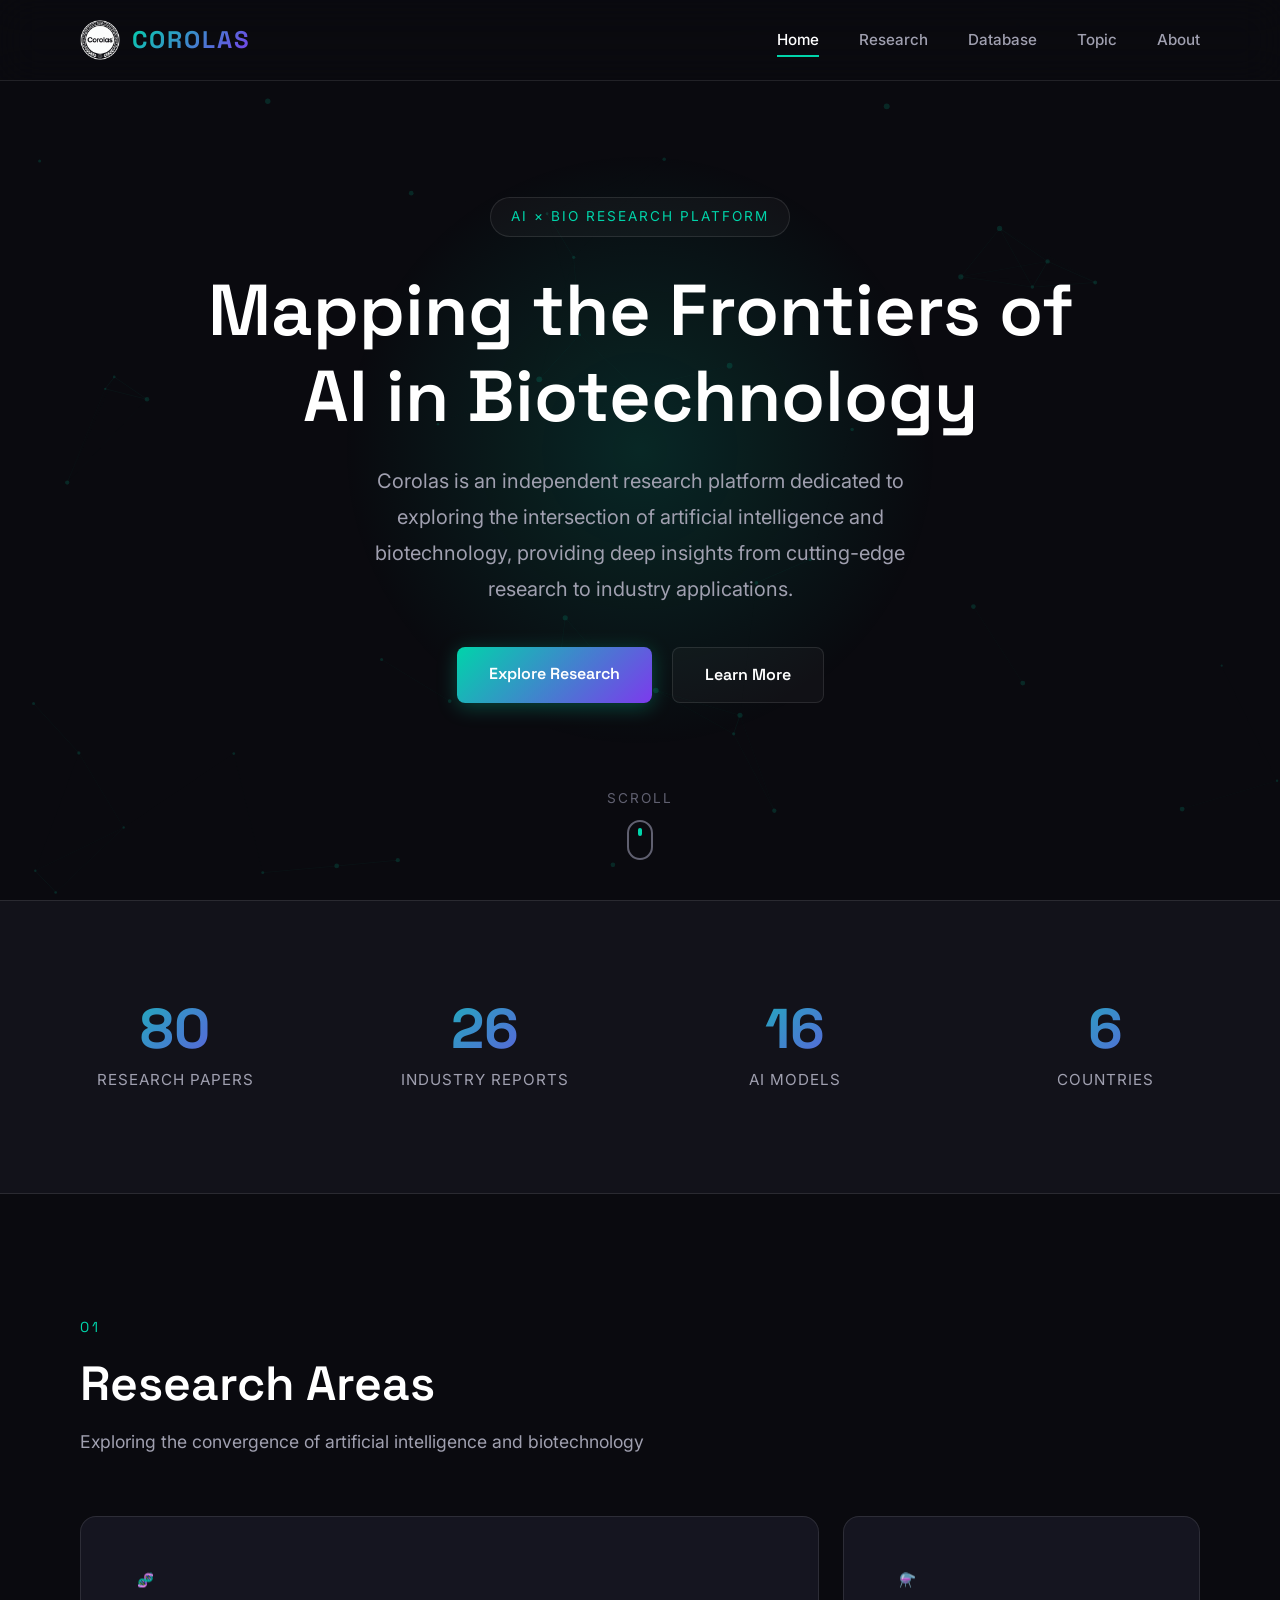
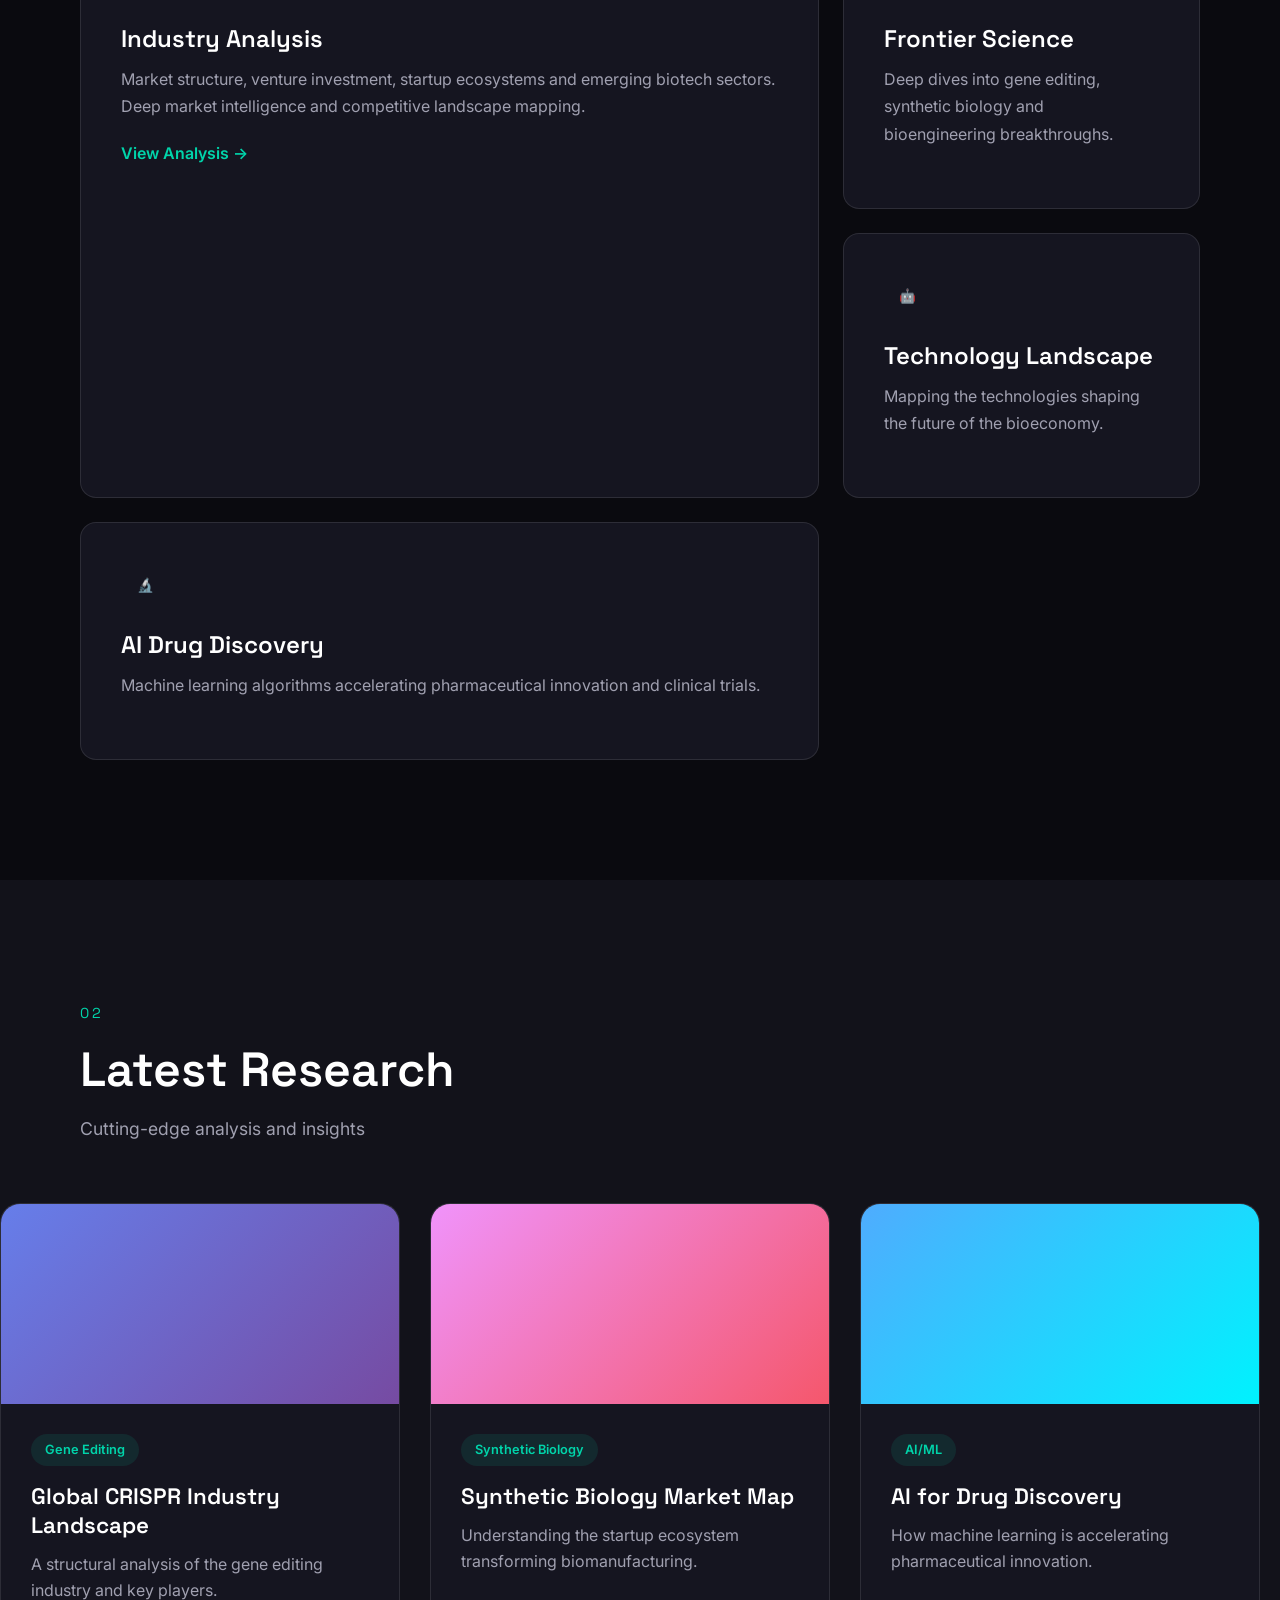
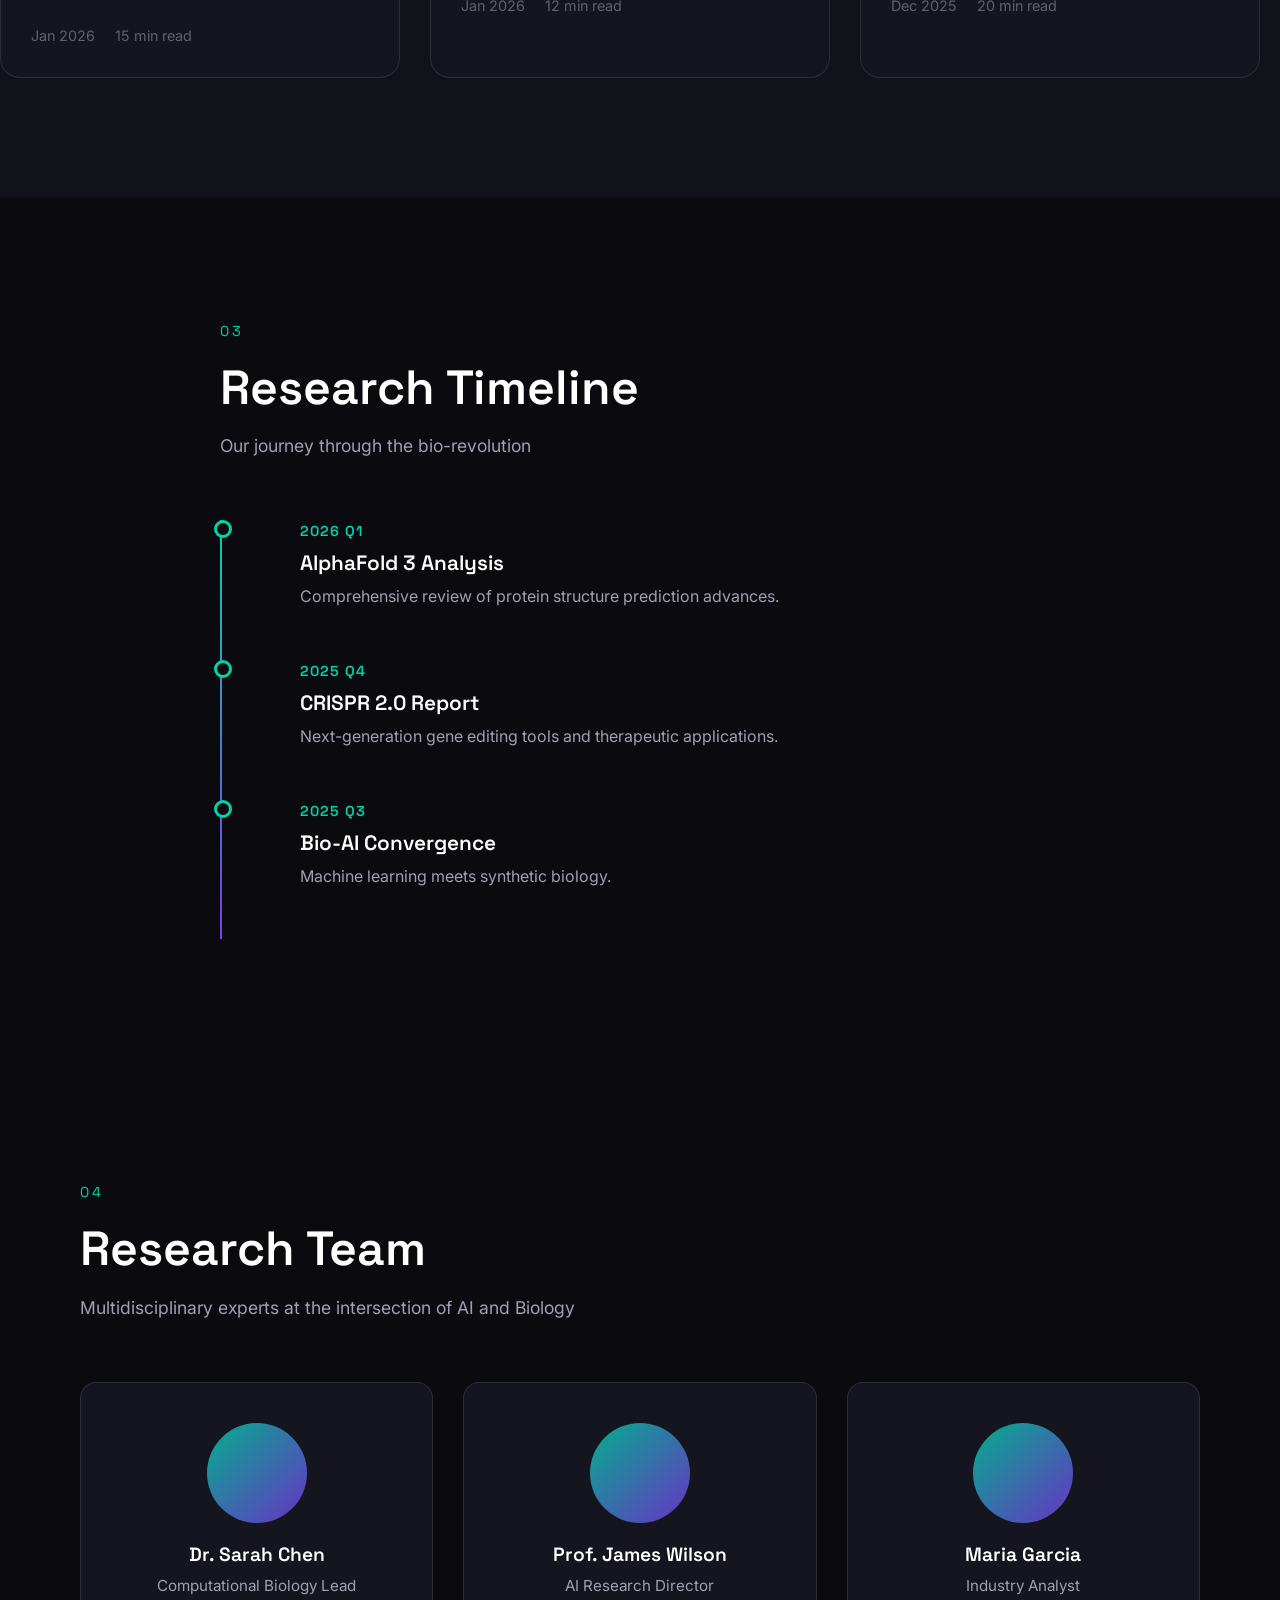
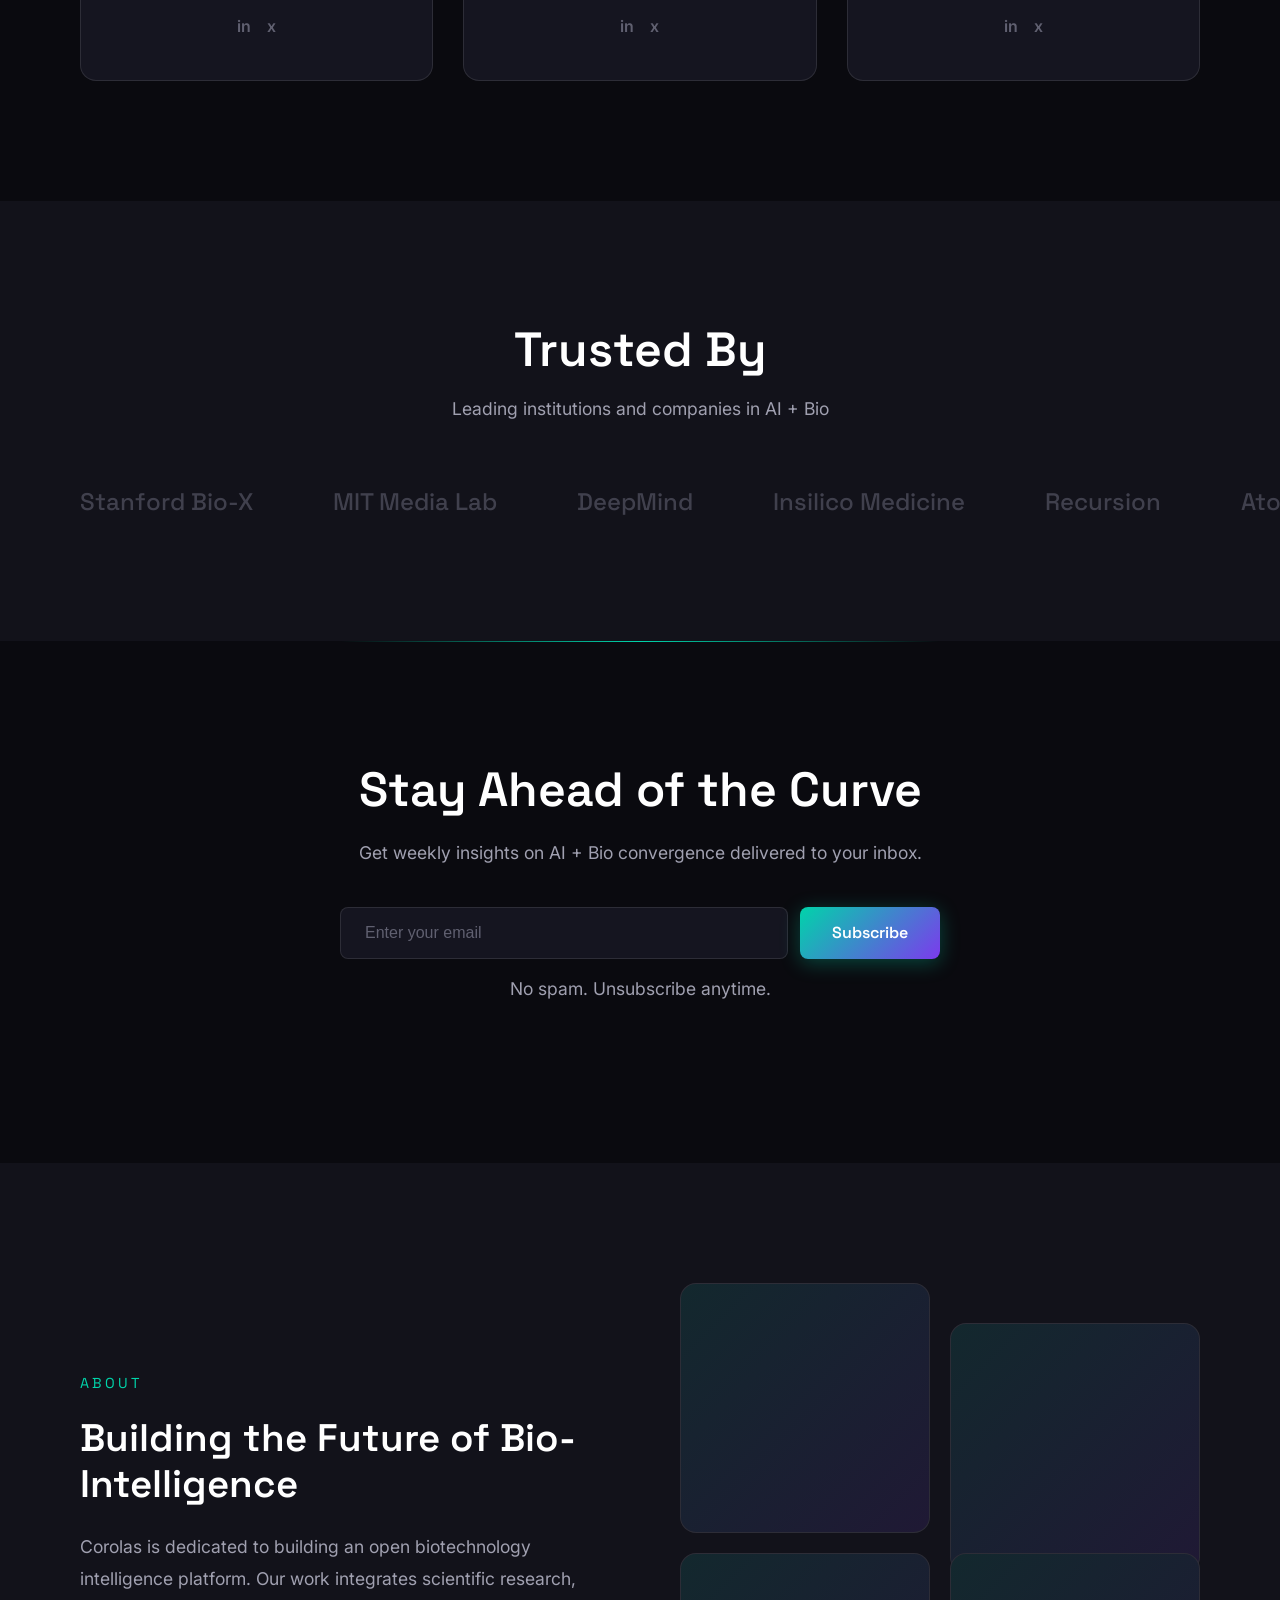
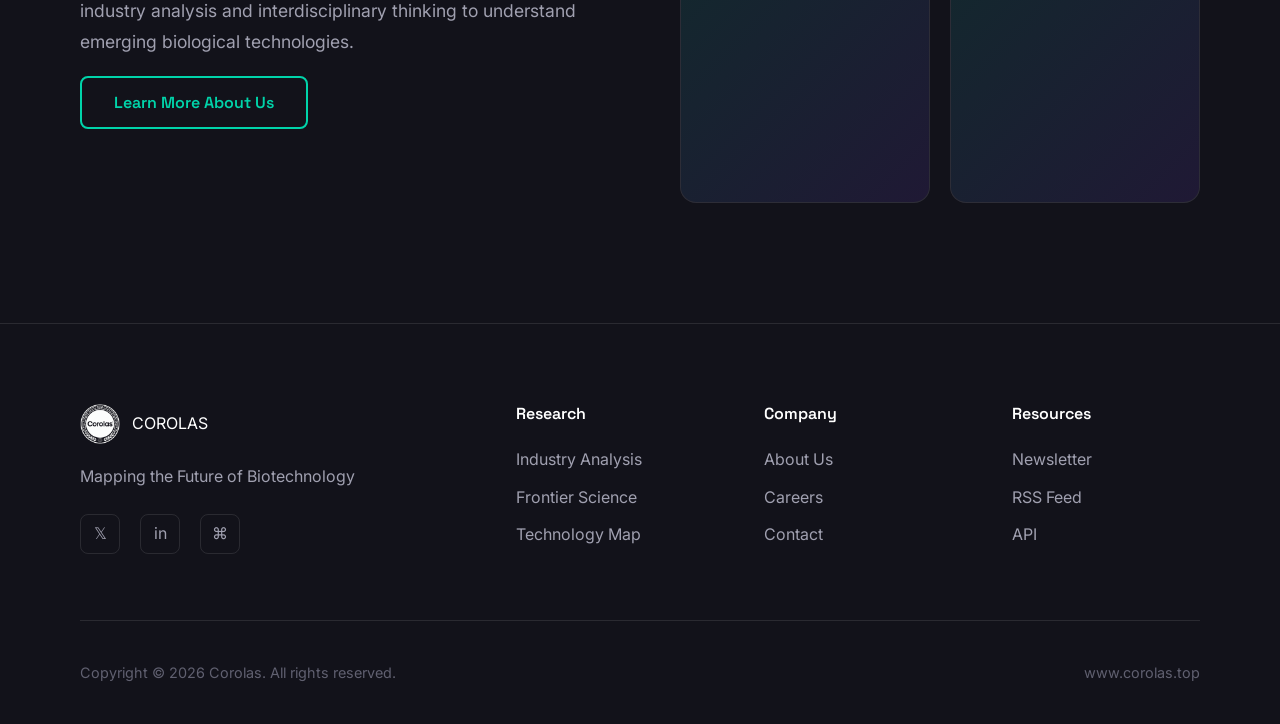
<file: index.html>
<!-- index.html -->
<!DOCTYPE html>
<html lang="en">
<head>
    <title>Corolas | Era of AI x Bio </title>
    <meta charset="UTF-8">
    <meta name="viewport" content="width=device-width, initial-scale=1.0">
    <link rel="icon" type="image/x-icon" href="./assets/icon/favicon.ico">
    <link rel="apple-touch-icon" sizes="180x180" href="./assets/icon/apple-touch-icon.png">
    <link rel="icon" type="image/png" sizes="32x32" href="./assets/icon/favicon-32x32.png">
    <link rel="icon" type="image/png" sizes="16x16" href="./assets/icon/favicon-16x16.png">
    <link rel="manifest" href="./assets/icon/site.webmanifest">
    <link rel="stylesheet" type="text/css" href="./assets/css/style.css">
    <link rel="preconnect" href="https://fonts.googleapis.com">
    <link rel="preconnect" href="https://fonts.gstatic.com" crossorigin>
    <link href="https://fonts.googleapis.com/css2?family=Space+Grotesk:wght@300;400;500;600;700&family=Inter:wght@300;400;500;600&display=swap" rel="stylesheet">
</head>
<body>
    <!-- 动态背景画布 -->
    <canvas id="bg-canvas"></canvas>
    
    <!-- 导航 -->
    <header class="glass-header">
        <div class="logo">
            <img src="./assets/icon/corolas-logo-white.png" alt="Corolas">
            <span class="logo-text">COROLAS</span>
        </div>
        <nav>
            <a href="#" class="active">Home</a>
            <a href="./Research/">Research</a>
            <a href="./Database/">Database</a>
            <a href="./Topic/">Topic</a>
            <a href="./About/">About</a>
        </nav>
        <button class="mobile-menu-btn" aria-label="Menu">
            <span></span>
            <span></span>
            <span></span>
        </button>
    </header>

    <!-- Hero Section - 全屏沉浸 -->
    <section class="hero-full">
        <div class="hero-content">
            <div class="badge">AI × Bio Research Platform</div>
            <h1 class="glitch-text" data-text="Mapping the Future of Biotechnology">
                Mapping the Frontiers of AI in Biotechnology
            </h1>
            <p class="hero-desc">
                Corolas is an independent research platform dedicated to exploring the intersection of artificial intelligence 
                and biotechnology, providing deep insights from cutting-edge research to industry applications.
            </p>
            <div class="hero-actions">
                <a href="#research" class="btn-primary">Explore Research</a>
                <a href="#about" class="btn-secondary">Learn More</a>
            </div>
        </div>
        <div class="scroll-indicator">
            <span>Scroll</span>
            <div class="mouse"></div>
        </div>
    </section>

    <!-- Stats Section - 数据展示 -->
    <section class="stats-section">
        <div class="stats-grid">
            <div class="stat-item" data-count="150">
                <span class="stat-number">0</span>
                <span class="stat-label">Research Papers</span>
            </div>
            <div class="stat-item" data-count="50">
                <span class="stat-number">0</span>
                <span class="stat-label">Industry Reports</span>
            </div>
            <div class="stat-item" data-count="30">
                <span class="stat-number">0</span>
                <span class="stat-label">AI Models</span>
            </div>
            <div class="stat-item" data-count="12">
                <span class="stat-number">0</span>
                <span class="stat-label">Countries</span>
            </div>
        </div>
    </section>

    <!-- Research Areas - 卡片网格 -->
    <section class="content-section" id="research">
        <div class="section-header">
            <span class="section-tag">01</span>
            <h2>Research Areas</h2>
            <p>Exploring the convergence of artificial intelligence and biotechnology</p>
        </div>
        <div class="bento-grid">
            <div class="bento-card large">
                <div class="card-icon">🧬</div>
                <h3>Industry Analysis</h3>
                <p>Market structure, venture investment, startup ecosystems and emerging biotech sectors. Deep market intelligence and competitive landscape mapping.</p>
                <a href="#" class="card-link">View Analysis →</a>
            </div>
            <div class="bento-card">
                <div class="card-icon">⚗️</div>
                <h3>Frontier Science</h3>
                <p>Deep dives into gene editing, synthetic biology and bioengineering breakthroughs.</p>
            </div>
            <div class="bento-card">
                <div class="card-icon">🤖</div>
                <h3>Technology Landscape</h3>
                <p>Mapping the technologies shaping the future of the bioeconomy.</p>
            </div>
            <div class="bento-card wide">
                <div class="card-icon">🔬</div>
                <h3>AI Drug Discovery</h3>
                <p>Machine learning algorithms accelerating pharmaceutical innovation and clinical trials.</p>
            </div>
        </div>
    </section>

    <!-- Featured Research - 横向滚动 -->
    <section class="featured-section">
        <div class="section-header">
            <span class="section-tag">02</span>
            <h2>Latest Research</h2>
            <p>Cutting-edge analysis and insights</p>
        </div>
        <div class="research-carousel">
            <div class="research-card">
                <div class="research-image" style="background: linear-gradient(135deg, #667eea 0%, #764ba2 100%);"></div>
                <div class="research-content">
                    <span class="research-tag">Gene Editing</span>
                    <h3>Global CRISPR Industry Landscape</h3>
                    <p>A structural analysis of the gene editing industry and key players.</p>
                    <div class="research-meta">
                        <span>Jan 2026</span>
                        <span>15 min read</span>
                    </div>
                </div>
            </div>
            <div class="research-card">
                <div class="research-image" style="background: linear-gradient(135deg, #f093fb 0%, #f5576c 100%);"></div>
                <div class="research-content">
                    <span class="research-tag">Synthetic Biology</span>
                    <h3>Synthetic Biology Market Map</h3>
                    <p>Understanding the startup ecosystem transforming biomanufacturing.</p>
                    <div class="research-meta">
                        <span>Jan 2026</span>
                        <span>12 min read</span>
                    </div>
                </div>
            </div>
            <div class="research-card">
                <div class="research-image" style="background: linear-gradient(135deg, #4facfe 0%, #00f2fe 100%);"></div>
                <div class="research-content">
                    <span class="research-tag">AI/ML</span>
                    <h3>AI for Drug Discovery</h3>
                    <p>How machine learning is accelerating pharmaceutical innovation.</p>
                    <div class="research-meta">
                        <span>Dec 2025</span>
                        <span>20 min read</span>
                    </div>
                </div>
            </div>
        </div>
    </section>

    <!-- Timeline Section - 时间线 -->
    <section class="timeline-section">
        <div class="section-header">
            <span class="section-tag">03</span>
            <h2>Research Timeline</h2>
            <p>Our journey through the bio-revolution</p>
        </div>
        <div class="timeline">
            <div class="timeline-item">
                <div class="timeline-date">2026 Q1</div>
                <div class="timeline-content">
                    <h4>AlphaFold 3 Analysis</h4>
                    <p>Comprehensive review of protein structure prediction advances.</p>
                </div>
            </div>
            <div class="timeline-item">
                <div class="timeline-date">2025 Q4</div>
                <div class="timeline-content">
                    <h4>CRISPR 2.0 Report</h4>
                    <p>Next-generation gene editing tools and therapeutic applications.</p>
                </div>
            </div>
            <div class="timeline-item">
                <div class="timeline-date">2025 Q3</div>
                <div class="timeline-content">
                    <h4>Bio-AI Convergence</h4>
                    <p>Machine learning meets synthetic biology.</p>
                </div>
            </div>
        </div>
    </section>

    <!-- Team/Experts Section - 人员展示 -->
    <section class="team-section">
        <div class="section-header">
            <span class="section-tag">04</span>
            <h2>Research Team</h2>
            <p>Multidisciplinary experts at the intersection of AI and Biology</p>
        </div>
        <div class="team-grid">
            <div class="team-card">
                <div class="team-avatar"></div>
                <h4>Dr. Sarah Chen</h4>
                <p>Computational Biology Lead</p>
                <div class="team-social">
                    <a href="#">in</a>
                    <a href="#">x</a>
                </div>
            </div>
            <div class="team-card">
                <div class="team-avatar"></div>
                <h4>Prof. James Wilson</h4>
                <p>AI Research Director</p>
                <div class="team-social">
                    <a href="#">in</a>
                    <a href="#">x</a>
                </div>
            </div>
            <div class="team-card">
                <div class="team-avatar"></div>
                <h4>Maria Garcia</h4>
                <p>Industry Analyst</p>
                <div class="team-social">
                    <a href="#">in</a>
                    <a href="#">x</a>
                </div>
            </div>
        </div>
    </section>

    <!-- Partners/Logos - 合作伙伴 -->
    <section class="partners-section">
        <div class="section-header center">
            <h2>Trusted By</h2>
            <p>Leading institutions and companies in AI + Bio</p>
        </div>
        <div class="partners-marquee">
            <div class="marquee-content">
                <span>Stanford Bio-X</span>
                <span>MIT Media Lab</span>
                <span>DeepMind</span>
                <span>Insilico Medicine</span>
                <span>Recursion</span>
                <span>Atomwise</span>
                <span>BenevolentAI</span>
                <span>Exscientia</span>
            </div>
        </div>
    </section>

    <!-- Newsletter/CTA Section - 邮件订阅 -->
    <section class="cta-section">
        <div class="cta-content">
            <h2>Stay Ahead of the Curve</h2>
            <p>Get weekly insights on AI + Bio convergence delivered to your inbox.</p>
            <form class="newsletter-form">
                <input type="email" placeholder="Enter your email" required>
                <button type="submit" class="btn-primary">Subscribe</button>
            </form>
            <p class="form-note">No spam. Unsubscribe anytime.</p>
        </div>
    </section>

    <!-- About Preview -->
    <section class="about-section" id="about">
        <div class="about-grid">
            <div class="about-content">
                <span class="section-tag">About</span>
                <h2>Building the Future of Bio-Intelligence</h2>
                <p>
                    Corolas is dedicated to building an open biotechnology intelligence platform.
                    Our work integrates scientific research, industry analysis and interdisciplinary
                    thinking to understand emerging biological technologies.
                </p>
                <a href="./About/About.html" class="btn-outline">Learn More About Us</a>
            </div>
            <div class="about-visual">
                <div class="visual-grid">
                    <div class="visual-item"></div>
                    <div class="visual-item"></div>
                    <div class="visual-item"></div>
                    <div class="visual-item"></div>
                </div>
            </div>
        </div>
    </section>

    <!-- Footer -->
    <footer class="site-footer">
        <div class="footer-grid">
            <div class="footer-brand">
                <div class="logo">
                    <img src="./assets/icon/corolas-logo-white.png" alt="Corolas">
                    <span>COROLAS</span>
                </div>
                <p>Mapping the Future of Biotechnology</p>
                <div class="social-links">
                    <a href="#" aria-label="Twitter">𝕏</a>
                    <a href="#" aria-label="LinkedIn">in</a>
                    <a href="#" aria-label="GitHub">⌘</a>
                </div>
            </div>
            <div class="footer-links">
                <h4>Research</h4>
                <a href="#">Industry Analysis</a>
                <a href="#">Frontier Science</a>
                <a href="#">Technology Map</a>
            </div>
            <div class="footer-links">
                <h4>Company</h4>
                <a href="#">About Us</a>
                <a href="#">Careers</a>
                <a href="#">Contact</a>
            </div>
            <div class="footer-links">
                <h4>Resources</h4>
                <a href="#">Newsletter</a>
                <a href="#">RSS Feed</a>
                <a href="#">API</a>
            </div>
        </div>
        <div class="footer-bottom">
            <p>Copyright © 2026 Corolas. All rights reserved.</p>
            <p>www.corolas.top</p>
        </div>
    </footer>

    <script src="./assets/js/main.js"></script>
</body>
</html>
</file>
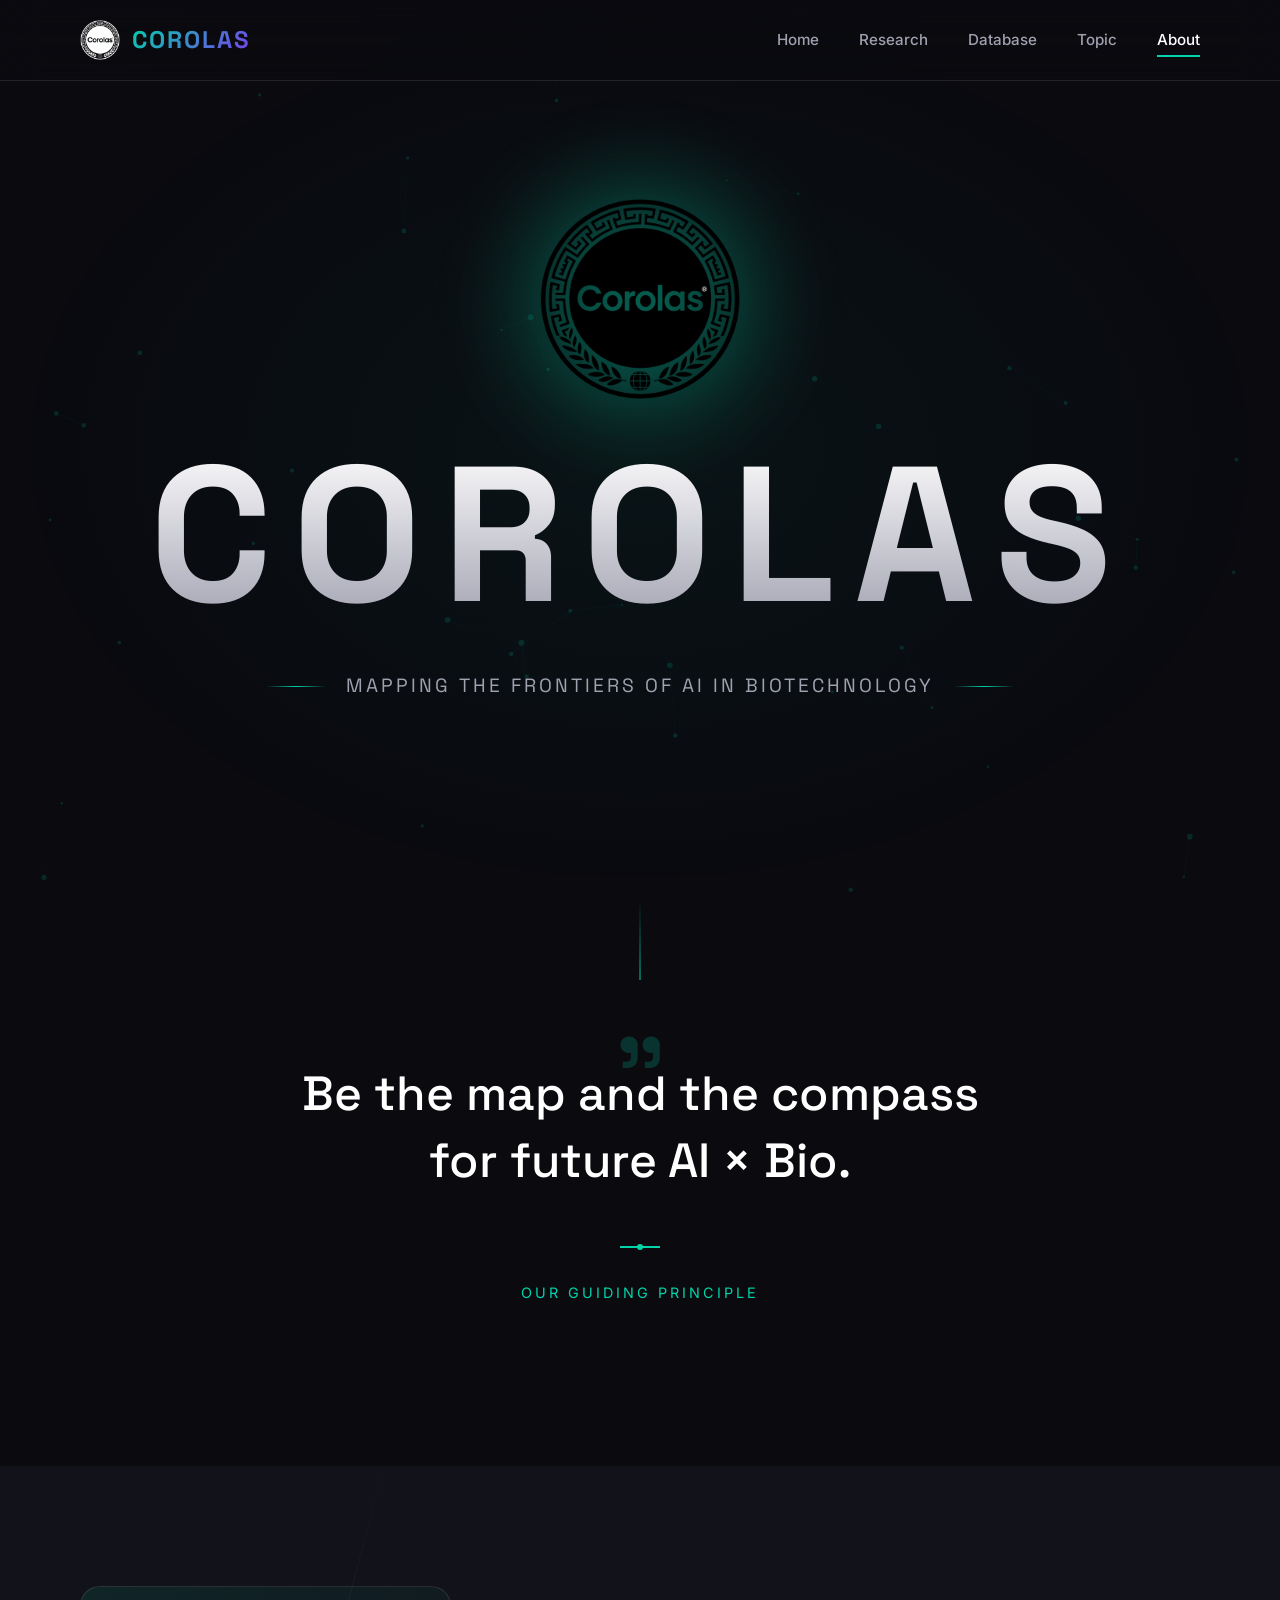
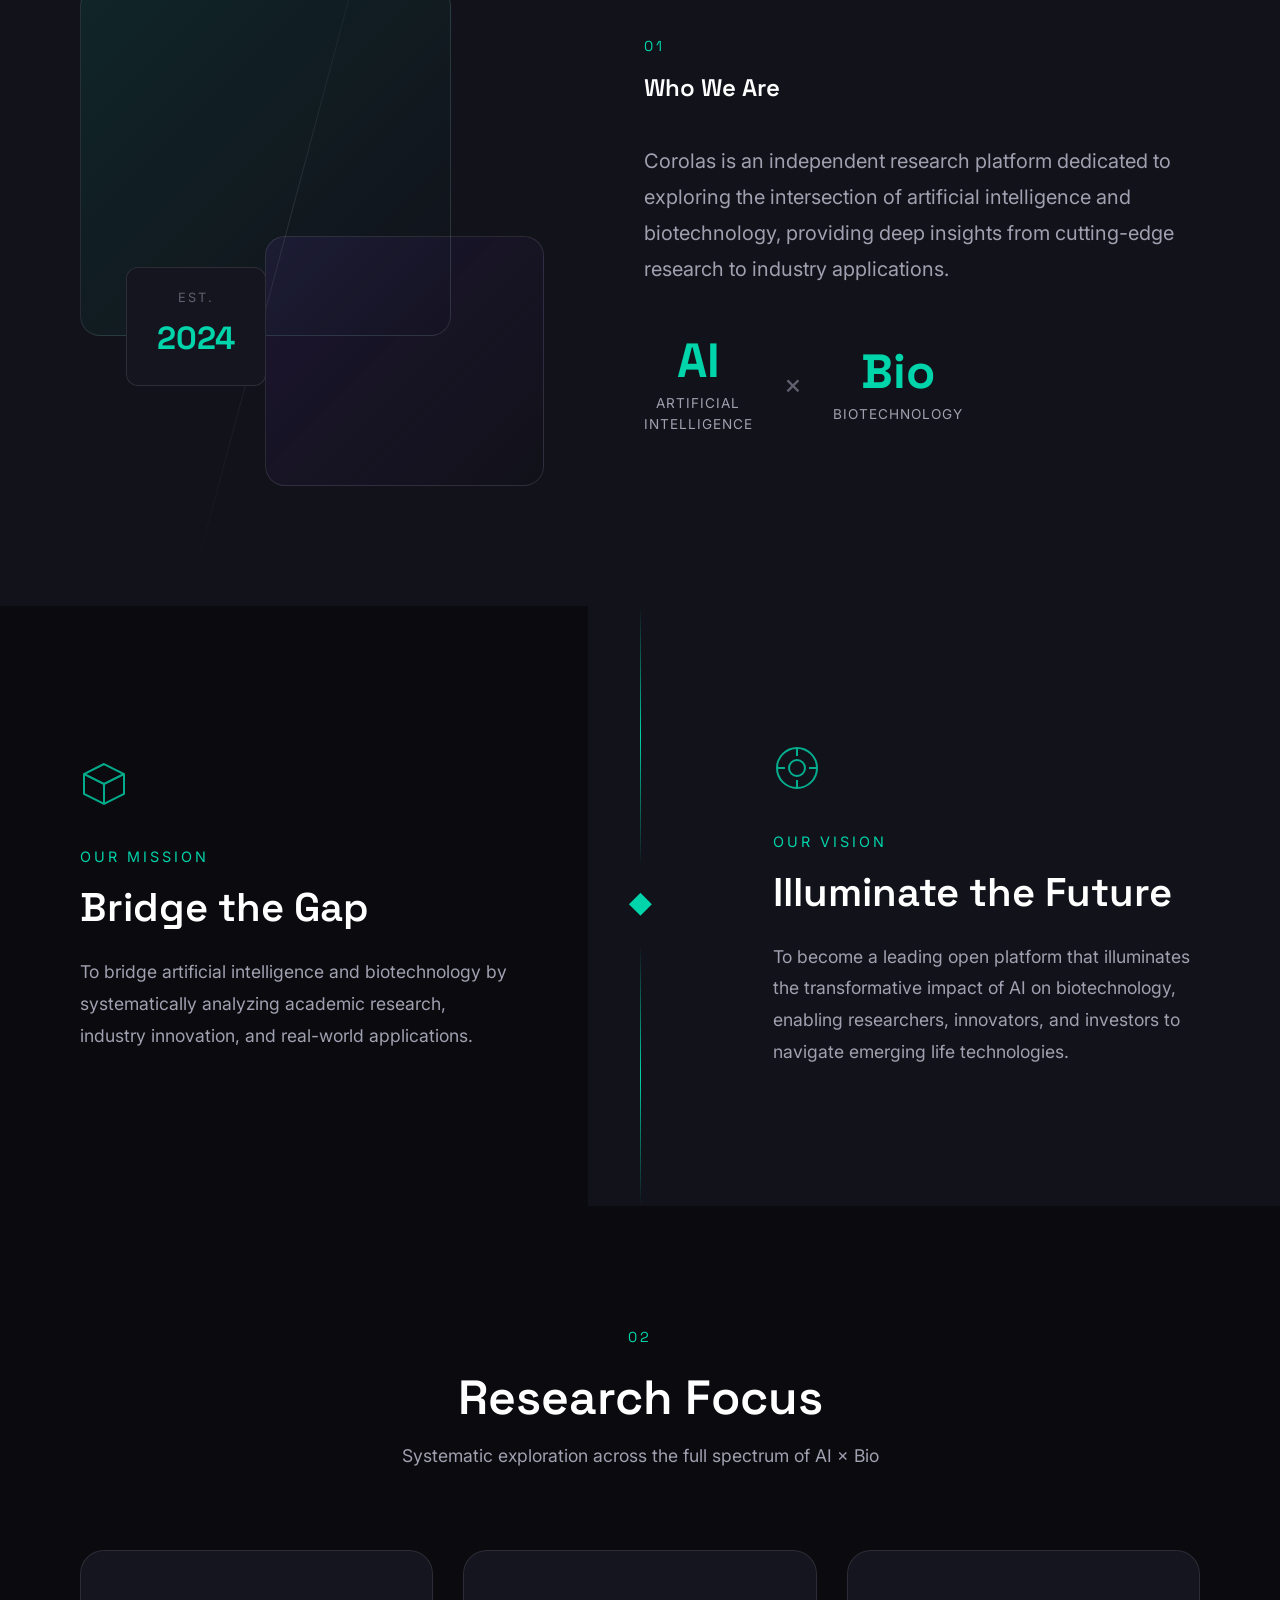
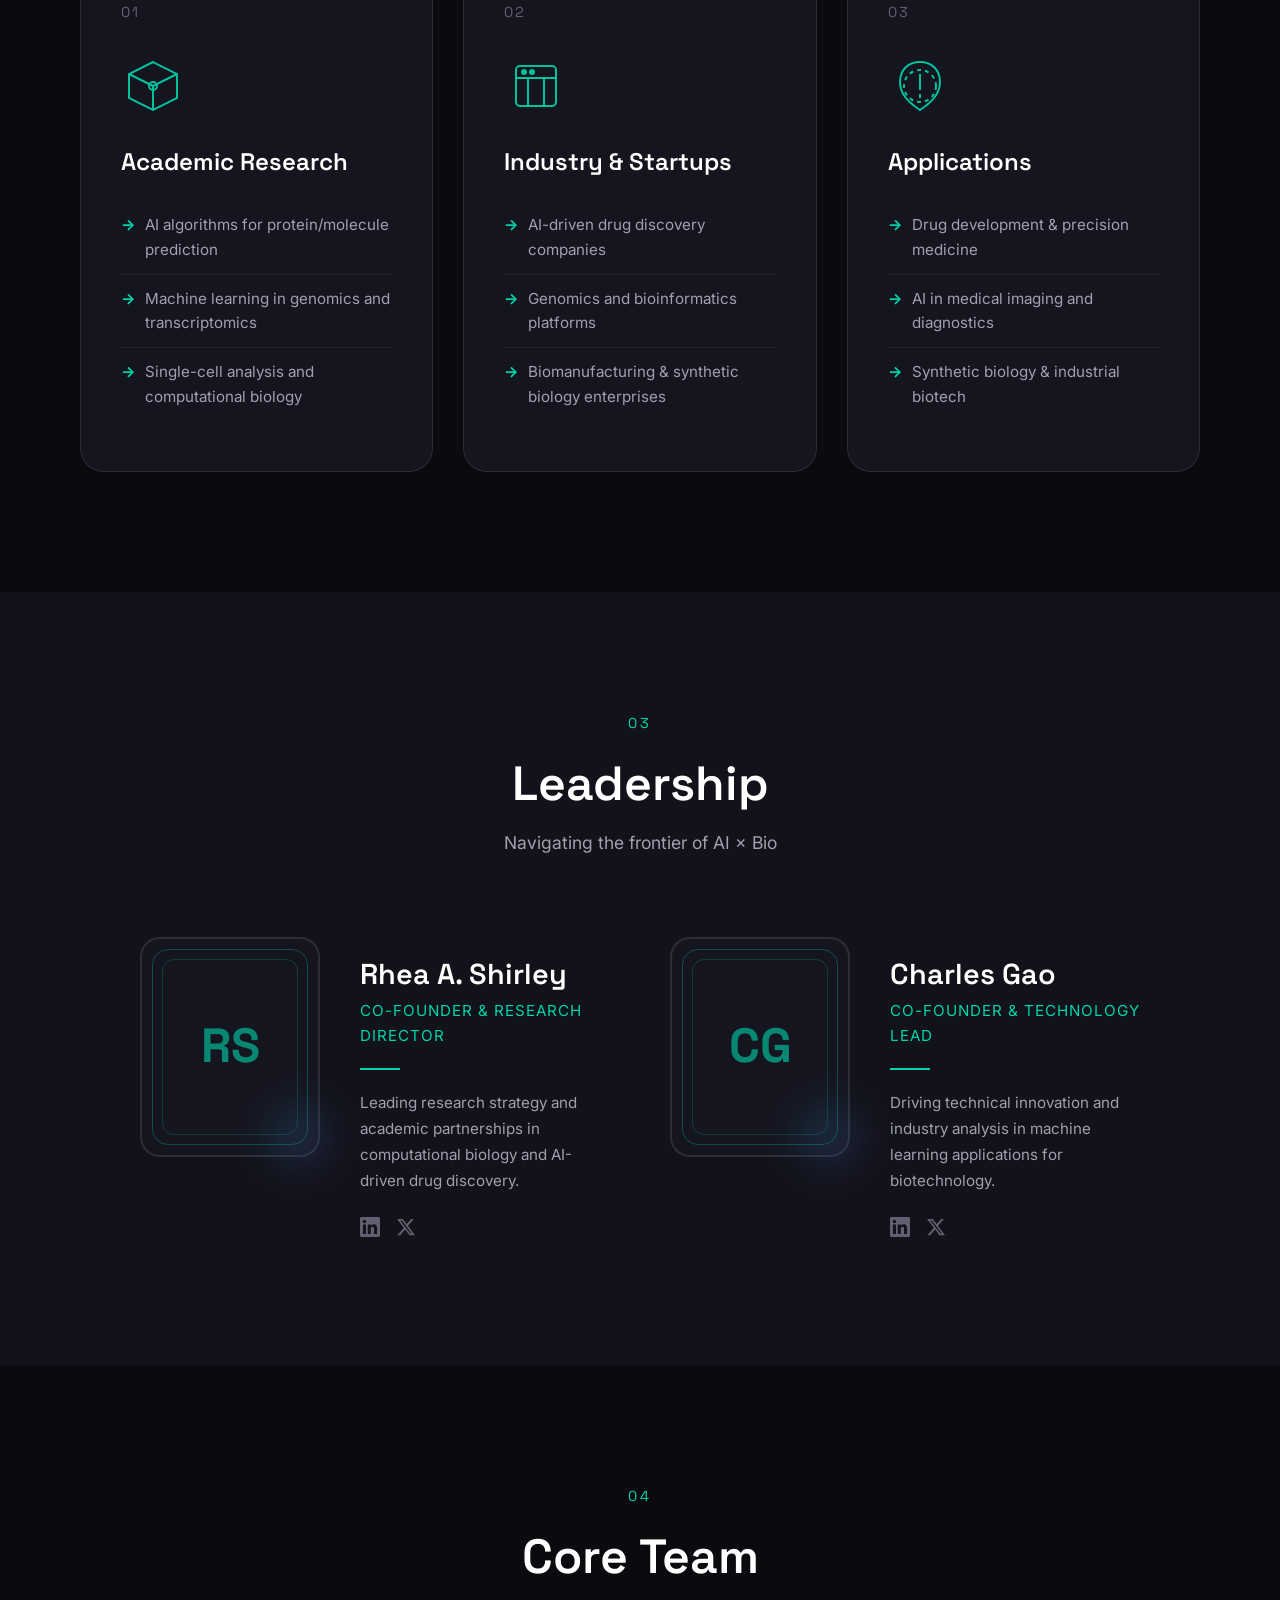
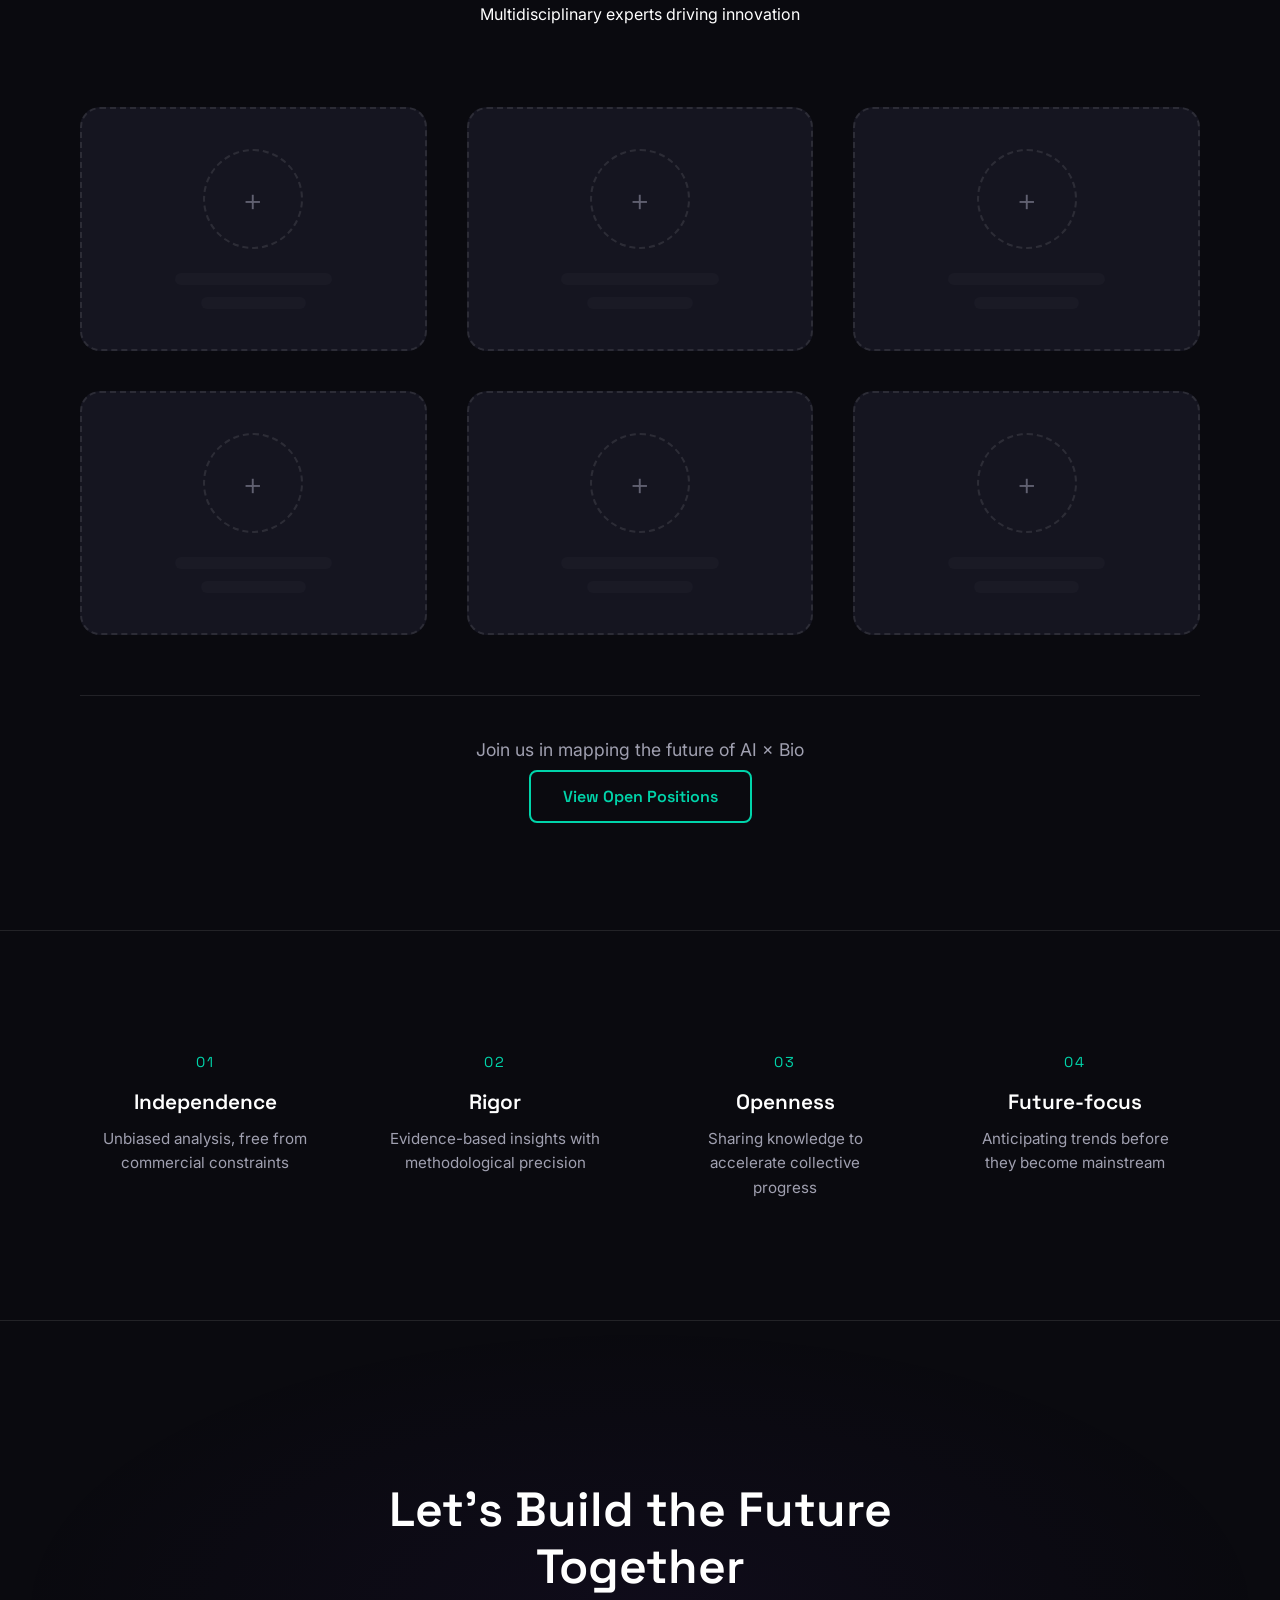
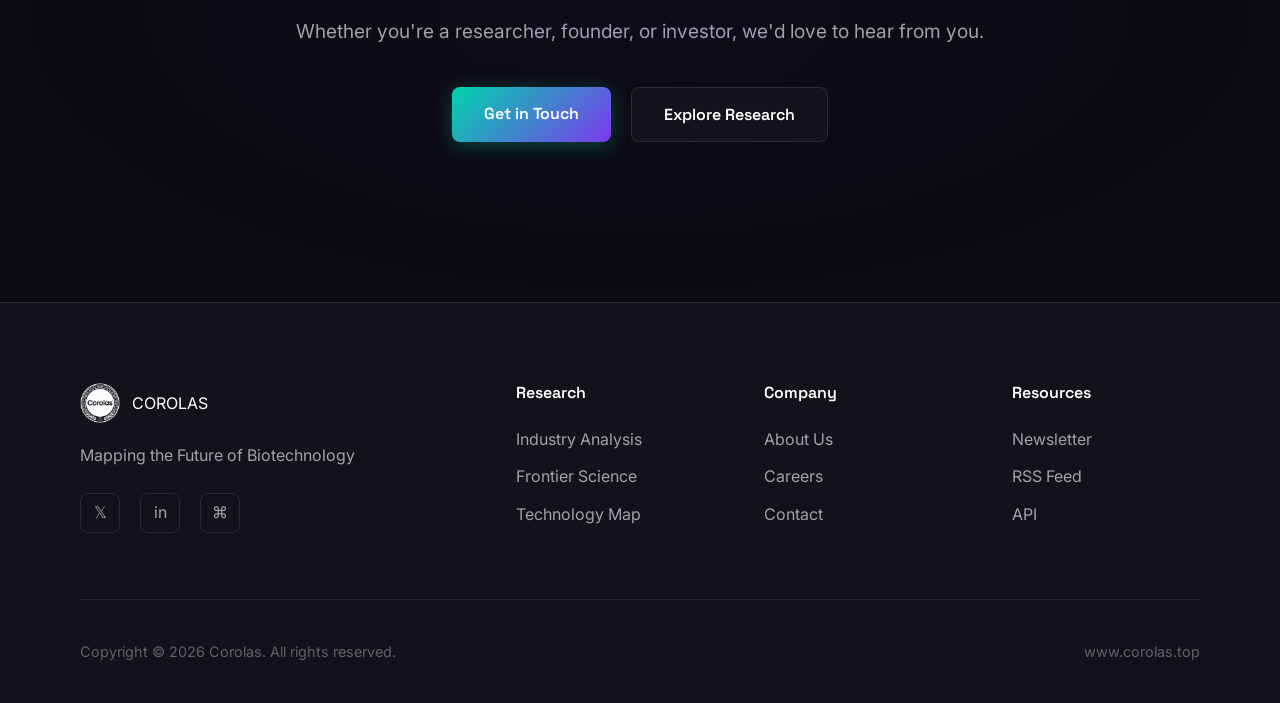
<file: About/index.html>
<!-- index.html -->
<!DOCTYPE html>
<html lang="en">
<head>
    <title>About | Corolas</title>
    <meta charset="UTF-8">
    <meta name="viewport" content="width=device-width, initial-scale=1.0">
    <link rel="icon" type="image/x-icon" href="../assets/icon/favicon.ico">
    <link rel="apple-touch-icon" sizes="180x180" href="../assets/icon/apple-touch-icon.png">
    <link rel="icon" type="image/png" sizes="32x32" href="../assets/icon/favicon-32x32.png">
    <link rel="icon" type="image/png" sizes="16x16" href="../assets/icon/favicon-16x16.png">
    <link rel="manifest" href="../assets/icon/site.webmanifest">
    <link rel="stylesheet" type="text/css" href="../assets/css/style.css">
    <link rel="preconnect" href="https://fonts.googleapis.com">
    <link rel="preconnect" href="https://fonts.gstatic.com" crossorigin>
    <link href="https://fonts.googleapis.com/css2?family=Space+Grotesk:wght@300;400;500;600;700&family=Inter:wght@300;400;500;600&display=swap" rel="stylesheet">
</head>
<body>
    <!-- 动态背景画布 -->
    <canvas id="bg-canvas"></canvas>
    
    <!-- 导航 -->
    <header class="glass-header">
        <div class="logo">
            <img src="../assets/icon/corolas-logo-white.png" alt="Corolas">
            <span class="logo-text">COROLAS</span>
        </div>
        <nav>
            <a href="../">Home</a>
            <a href="../Research/">Research</a>
            <a href="../Database/">Database</a>
            <a href="../Topic/">Topic</a>
            <a href="#" class="active">About</a>
        </nav>
        <button class="mobile-menu-btn" aria-label="Menu">
            <span></span>
            <span></span>
            <span></span>
        </button>
    </header>

    <!-- Hero Section - 巨型Logo展示 -->
    <section class="about-hero">
        <div class="hero-logo-container">
            <div class="giant-logo">
                <img src="../assets/icon/android-chrome-512x512.png" alt="Corolas">
                <div class="logo-glow"></div>
            </div>
            <h1 class="giant-text">COROLAS</h1>
            <div class="hero-tagline">
                <span class="tagline-line"></span>
                <p>Mapping the Frontiers of AI in Biotechnology</p>
                <span class="tagline-line"></span>
            </div>
        </div>
        <div class="scroll-hint">
            <div class="mouse-icon">
                <div class="wheel"></div>
            </div>
        </div>
    </section>

    <!-- Quote Section - 悬浮引用 -->
    <section class="quote-section">
        <div class="quote-container">
            <div class="quote-mark">"</div>
            <blockquote class="main-quote">
                Be the map and the compass<br>
                for future AI × Bio.
            </blockquote>
            <div class="quote-divider">
                <svg width="40" height="10" viewBox="0 0 40 10">
                    <path d="M0 5 L40 5" stroke="var(--accent-primary)" stroke-width="2"/>
                    <circle cx="20" cy="5" r="3" fill="var(--accent-primary)"/>
                </svg>
            </div>
            <div class="quote-meta">
                <span class="quote-label">Our Guiding Principle</span>
            </div>
        </div>
    </section>

    <!-- Identity Section - 对角线布局 -->
    <section class="identity-section">
        <div class="section-background">
            <div class="diagonal-line"></div>
        </div>
        <div class="identity-grid">
            <div class="identity-visual">
                <div class="visual-block primary"></div>
                <div class="visual-block secondary"></div>
                <div class="identity-badge">
                    <span>EST.</span>
                    <strong>2024</strong>
                </div>
            </div>
            <div class="identity-content">
                <div class="section-header-alt">
                    <span class="section-index">01</span>
                    <h2>Who We Are</h2>
                </div>
                <p class="identity-text">
                    Corolas is an independent research platform dedicated to exploring the intersection of artificial intelligence and biotechnology, providing deep insights from cutting-edge research to industry applications.
                </p>
                <div class="identity-stats">
                    <div class="id-stat">
                        <span class="id-number">AI</span>
                        <span class="id-label">Artificial<br>Intelligence</span>
                    </div>
                    <div class="id-stat">
                        <span class="id-symbol">×</span>
                    </div>
                    <div class="id-stat">
                        <span class="id-number">Bio</span>
                        <span class="id-label">Biotechnology</span>
                    </div>
                </div>
            </div>
        </div>
    </section>

    <!-- Mission & Vision - 分屏对比 -->
    <section class="mission-vision-section">
        <div class="mv-container">
            <div class="mv-panel mission-panel">
                <div class="panel-content">
                    <div class="panel-icon">
                        <svg width="48" height="48" viewBox="0 0 48 48" fill="none">
                            <path d="M24 4L4 14V34L24 44L44 34V14L24 4Z" stroke="currentColor" stroke-width="2"/>
                            <path d="M24 24V44" stroke="currentColor" stroke-width="2"/>
                            <path d="M24 24L4 14" stroke="currentColor" stroke-width="2"/>
                            <path d="M24 24L44 14" stroke="currentColor" stroke-width="2"/>
                        </svg>
                    </div>
                    <span class="panel-label">Our Mission</span>
                    <h3>Bridge the Gap</h3>
                    <p>To bridge artificial intelligence and biotechnology by systematically analyzing academic research, industry innovation, and real-world applications.</p>
                    <div class="panel-accent"></div>
                </div>
            </div>
            <div class="mv-divider">
                <div class="divider-line"></div>
                <div class="divider-icon">◆</div>
                <div class="divider-line"></div>
            </div>
            <div class="mv-panel vision-panel">
                <div class="panel-content">
                    <div class="panel-icon">
                        <svg width="48" height="48" viewBox="0 0 48 48" fill="none">
                            <circle cx="24" cy="24" r="20" stroke="currentColor" stroke-width="2"/>
                            <circle cx="24" cy="24" r="8" stroke="currentColor" stroke-width="2"/>
                            <path d="M24 4V12" stroke="currentColor" stroke-width="2"/>
                            <path d="M24 36V44" stroke="currentColor" stroke-width="2"/>
                            <path d="M4 24H12" stroke="currentColor" stroke-width="2"/>
                            <path d="M36 24H44" stroke="currentColor" stroke-width="2"/>
                        </svg>
                    </div>
                    <span class="panel-label">Our Vision</span>
                    <h3>Illuminate the Future</h3>
                    <p>To become a leading open platform that illuminates the transformative impact of AI on biotechnology, enabling researchers, innovators, and investors to navigate emerging life technologies.</p>
                    <div class="panel-accent"></div>
                </div>
            </div>
        </div>
    </section>

    <!-- Research Focus - 三列专业展示 -->
    <section class="research-focus-section">
        <div class="rf-header">
            <span class="section-index">02</span>
            <h2>Research Focus</h2>
            <p>Systematic exploration across the full spectrum of AI × Bio</p>
        </div>
        <div class="rf-grid">
            <div class="rf-card academic">
                <div class="rf-number">01</div>
                <div class="rf-icon">
                    <svg viewBox="0 0 64 64" fill="none" stroke="currentColor" stroke-width="2">
                        <path d="M32 8L8 20V44L32 56L56 44V20L32 8Z"/>
                        <path d="M32 32V56"/>
                        <path d="M32 32L8 20"/>
                        <path d="M32 32L56 20"/>
                        <circle cx="32" cy="32" r="4"/>
                    </svg>
                </div>
                <h3>Academic Research</h3>
                <ul class="rf-list">
                    <li>AI algorithms for protein/molecule prediction</li>
                    <li>Machine learning in genomics and transcriptomics</li>
                    <li>Single-cell analysis and computational biology</li>
                </ul>
                <div class="rf-hover-bg"></div>
            </div>
            <div class="rf-card industry">
                <div class="rf-number">02</div>
                <div class="rf-icon">
                    <svg viewBox="0 0 64 64" fill="none" stroke="currentColor" stroke-width="2">
                        <rect x="12" y="12" width="40" height="40" rx="4"/>
                        <path d="M12 24H52"/>
                        <path d="M24 24V52"/>
                        <path d="M40 24V52"/>
                        <circle cx="20" cy="18" r="2" fill="currentColor"/>
                        <circle cx="28" cy="18" r="2" fill="currentColor"/>
                    </svg>
                </div>
                <h3>Industry & Startups</h3>
                <ul class="rf-list">
                    <li>AI-driven drug discovery companies</li>
                    <li>Genomics and bioinformatics platforms</li>
                    <li>Biomanufacturing & synthetic biology enterprises</li>
                </ul>
                <div class="rf-hover-bg"></div>
            </div>
            <div class="rf-card applications">
                <div class="rf-number">03</div>
                <div class="rf-icon">
                    <svg viewBox="0 0 64 64" fill="none" stroke="currentColor" stroke-width="2">
                        <path d="M32 8C20 8 12 16 12 28C12 40 20 48 32 56C44 48 52 40 52 28C52 16 44 8 32 8Z"/>
                        <path d="M32 20V36"/>
                        <path d="M32 40V44"/>
                        <circle cx="32" cy="32" r="16" stroke-dasharray="4 4"/>
                    </svg>
                </div>
                <h3>Applications</h3>
                <ul class="rf-list">
                    <li>Drug development & precision medicine</li>
                    <li>AI in medical imaging and diagnostics</li>
                    <li>Synthetic biology & industrial biotech</li>
                </ul>
                <div class="rf-hover-bg"></div>
            </div>
        </div>
    </section>

    <!-- Leadership Section - 领航者展示 -->
    <section class="leadership-section">
        <div class="leadership-header">
            <span class="section-index">03</span>
            <h2>Leadership</h2>
            <p>Navigating the frontier of AI × Bio</p>
        </div>
        <div class="leaders-grid">
            <div class="leader-card">
                <div class="leader-portrait">
                    <div class="portrait-placeholder" data-initials="RS">
                        <!-- 预留头像位置 -->
                        <div class="avatar-ring"></div>
                        <div class="avatar-ring-inner"></div>
                        <span class="initials">RS</span>
                    </div>
                    <div class="leader-accent"></div>
                </div>
                <div class="leader-info">
                    <h3>Rhea A. Shirley</h3>
                    <span class="leader-title">Co-Founder & Research Director</span>
                    <div class="leader-line"></div>
                    <p class="leader-bio">
                        Leading research strategy and academic partnerships in computational biology and AI-driven drug discovery.
                    </p>
                    <div class="leader-social">
                        <a href="#" aria-label="LinkedIn">
                            <svg width="20" height="20" viewBox="0 0 24 24" fill="currentColor">
                                <path d="M20.447 20.452h-3.554v-5.569c0-1.328-.027-3.037-1.852-3.037-1.853 0-2.136 1.445-2.136 2.939v5.667H9.351V9h3.414v1.561h.046c.477-.9 1.637-1.85 3.37-1.85 3.601 0 4.267 2.37 4.267 5.455v6.286zM5.337 7.433c-1.144 0-2.063-.926-2.063-2.065 0-1.138.92-2.063 2.063-2.063 1.14 0 2.064.925 2.064 2.063 0 1.139-.925 2.065-2.064 2.065zm1.782 13.019H3.555V9h3.564v11.452zM22.225 0H1.771C.792 0 0 .774 0 1.729v20.542C0 23.227.792 24 1.771 24h20.451C23.2 24 24 23.227 24 22.271V1.729C24 .774 23.2 0 22.222 0h.003z"/>
                            </svg>
                        </a>
                        <a href="#" aria-label="Twitter">
                            <svg width="20" height="20" viewBox="0 0 24 24" fill="currentColor">
                                <path d="M18.244 2.25h3.308l-7.227 8.26 8.502 11.24H16.17l-5.214-6.817L4.99 21.75H1.68l7.73-8.835L1.254 2.25H8.08l4.713 6.231zm-1.161 17.52h1.833L7.084 4.126H5.117z"/>
                            </svg>
                        </a>
                    </div>
                </div>
            </div>
            
            <div class="leader-card">
                <div class="leader-portrait">
                    <div class="portrait-placeholder" data-initials="CG">
                        <!-- 预留头像位置 -->
                        <div class="avatar-ring"></div>
                        <div class="avatar-ring-inner"></div>
                        <span class="initials">CG</span>
                    </div>
                    <div class="leader-accent"></div>
                </div>
                <div class="leader-info">
                    <h3>Charles Gao</h3>
                    <span class="leader-title">Co-Founder & Technology Lead</span>
                    <div class="leader-line"></div>
                    <p class="leader-bio">
                        Driving technical innovation and industry analysis in machine learning applications for biotechnology.
                    </p>
                    <div class="leader-social">
                        <a href="#" aria-label="LinkedIn">
                            <svg width="20" height="20" viewBox="0 0 24 24" fill="currentColor">
                                <path d="M20.447 20.452h-3.554v-5.569c0-1.328-.027-3.037-1.852-3.037-1.853 0-2.136 1.445-2.136 2.939v5.667H9.351V9h3.414v1.561h.046c.477-.9 1.637-1.85 3.37-1.85 3.601 0 4.267 2.37 4.267 5.455v6.286zM5.337 7.433c-1.144 0-2.063-.926-2.063-2.065 0-1.138.92-2.063 2.063-2.063 1.14 0 2.064.925 2.064 2.063 0 1.139-.925 2.065-2.064 2.065zm1.782 13.019H3.555V9h3.564v11.452zM22.225 0H1.771C.792 0 0 .774 0 1.729v20.542C0 23.227.792 24 1.771 24h20.451C23.2 24 24 23.227 24 22.271V1.729C24 .774 23.2 0 22.222 0h.003z"/>
                            </svg>
                        </a>
                        <a href="#" aria-label="Twitter">
                            <svg width="20" height="20" viewBox="0 0 24 24" fill="currentColor">
                                <path d="M18.244 2.25h3.308l-7.227 8.26 8.502 11.24H16.17l-5.214-6.817L4.99 21.75H1.68l7.73-8.835L1.254 2.25H8.08l4.713 6.231zm-1.161 17.52h1.833L7.084 4.126H5.117z"/>
                            </svg>
                        </a>
                    </div>
                </div>
            </div>
        </div>
    </section>

    <!-- Team Grid Section - 团队成员占位 -->
    <section class="team-section-extended">
        <div class="team-header">
            <span class="section-index">04</span>
            <h2>Core Team</h2>
            <p>Multidisciplinary experts driving innovation</p>
        </div>
        <div class="team-grid-large">
            <!-- 预留团队成员位置 -->
            <div class="team-member-placeholder">
                <div class="member-avatar-slot">
                    <div class="slot-ring"></div>
                    <span class="slot-icon">+</span>
                </div>
                <div class="member-info-slot">
                    <div class="slot-line name-line"></div>
                    <div class="slot-line role-line"></div>
                </div>
            </div>
            <div class="team-member-placeholder">
                <div class="member-avatar-slot">
                    <div class="slot-ring"></div>
                    <span class="slot-icon">+</span>
                </div>
                <div class="member-info-slot">
                    <div class="slot-line name-line"></div>
                    <div class="slot-line role-line"></div>
                </div>
            </div>
            <div class="team-member-placeholder">
                <div class="member-avatar-slot">
                    <div class="slot-ring"></div>
                    <span class="slot-icon">+</span>
                </div>
                <div class="member-info-slot">
                    <div class="slot-line name-line"></div>
                    <div class="slot-line role-line"></div>
                </div>
            </div>
            <div class="team-member-placeholder">
                <div class="member-avatar-slot">
                    <div class="slot-ring"></div>
                    <span class="slot-icon">+</span>
                </div>
                <div class="member-info-slot">
                    <div class="slot-line name-line"></div>
                    <div class="slot-line role-line"></div>
                </div>
            </div>
            <div class="team-member-placeholder">
                <div class="member-avatar-slot">
                    <div class="slot-ring"></div>
                    <span class="slot-icon">+</span>
                </div>
                <div class="member-info-slot">
                    <div class="slot-line name-line"></div>
                    <div class="slot-line role-line"></div>
                </div>
            </div>
            <div class="team-member-placeholder">
                <div class="member-avatar-slot">
                    <div class="slot-ring"></div>
                    <span class="slot-icon">+</span>
                </div>
                <div class="member-info-slot">
                    <div class="slot-line name-line"></div>
                    <div class="slot-line role-line"></div>
                </div>
            </div>
        </div>
        <div class="team-cta">
            <p>Join us in mapping the future of AI × Bio</p>
            <a href="mailto:careers@corolas.top" class="btn-outline">View Open Positions</a>
        </div>
    </section>

    <!-- Values/Principles - 极简文字墙 -->
    <section class="values-section">
        <div class="values-container">
            <div class="value-item">
                <span class="value-number">01</span>
                <h4>Independence</h4>
                <p>Unbiased analysis, free from commercial constraints</p>
            </div>
            <div class="value-item">
                <span class="value-number">02</span>
                <h4>Rigor</h4>
                <p>Evidence-based insights with methodological precision</p>
            </div>
            <div class="value-item">
                <span class="value-number">03</span>
                <h4>Openness</h4>
                <p>Sharing knowledge to accelerate collective progress</p>
            </div>
            <div class="value-item">
                <span class="value-number">04</span>
                <h4>Future-focus</h4>
                <p>Anticipating trends before they become mainstream</p>
            </div>
        </div>
    </section>

    <!-- Contact CTA -->
    <section class="contact-section">
        <div class="contact-content">
            <h2>Let's Build the Future Together</h2>
            <p>Whether you're a researcher, founder, or investor, we'd love to hear from you.</p>
            <div class="contact-actions">
                <a href="mailto:hello@corolas.top" class="btn-primary">Get in Touch</a>
                <a href="../Research/Research.html" class="btn-secondary">Explore Research</a>
            </div>
        </div>
    </section>

    <!-- Footer -->
    <footer class="site-footer">
        <div class="footer-grid">
            <div class="footer-brand">
                <div class="logo">
                    <img src="../assets/icon/corolas-logo-white.png" alt="Corolas">
                    <span>COROLAS</span>
                </div>
                <p>Mapping the Future of Biotechnology</p>
                <div class="social-links">
                    <a href="#" aria-label="Twitter">𝕏</a>
                    <a href="#" aria-label="LinkedIn">in</a>
                    <a href="#" aria-label="GitHub">⌘</a>
                </div>
            </div>
            <div class="footer-links">
                <h4>Research</h4>
                <a href="#">Industry Analysis</a>
                <a href="#">Frontier Science</a>
                <a href="#">Technology Map</a>
            </div>
            <div class="footer-links">
                <h4>Company</h4>
                <a href="#">About Us</a>
                <a href="#">Careers</a>
                <a href="#">Contact</a>
            </div>
            <div class="footer-links">
                <h4>Resources</h4>
                <a href="#">Newsletter</a>
                <a href="#">RSS Feed</a>
                <a href="#">API</a>
            </div>
        </div>
        <div class="footer-bottom">
            <p>Copyright © 2026 Corolas. All rights reserved.</p>
            <p>www.corolas.top</p>
        </div>
    </footer>

    <script src="../assets/js/main.js"></script>
        <script>
        // About页面特定的动画
        document.addEventListener('DOMContentLoaded', () => {
            // 巨型Logo视差效果
            const giantLogo = document.querySelector('.giant-logo');
            const giantText = document.querySelector('.giant-text');
            
            window.addEventListener('scroll', () => {
                const scrolled = window.pageYOffset;
                const rate = scrolled * 0.3;
                if (giantLogo) {
                    giantLogo.style.transform = `translateY(${rate}px)`;
                }
                if (giantText) {
                    giantText.style.transform = `translateY(${rate * 0.5}px)`;
                }
            });

            // Quote文字动画
            const quote = document.querySelector('.main-quote');
            if (quote) {
                const observer = new IntersectionObserver((entries) => {
                    entries.forEach(entry => {
                        if (entry.isIntersecting) {
                            entry.target.style.opacity = '1';
                            entry.target.style.transform = 'translateY(0)';
                        }
                    });
                }, { threshold: 0.5 });
                
                quote.style.opacity = '0';
                quote.style.transform = 'translateY(30px)';
                quote.style.transition = 'all 1s ease';
                observer.observe(quote);
            }
        });
    </script>
</body>
</html>
</file>
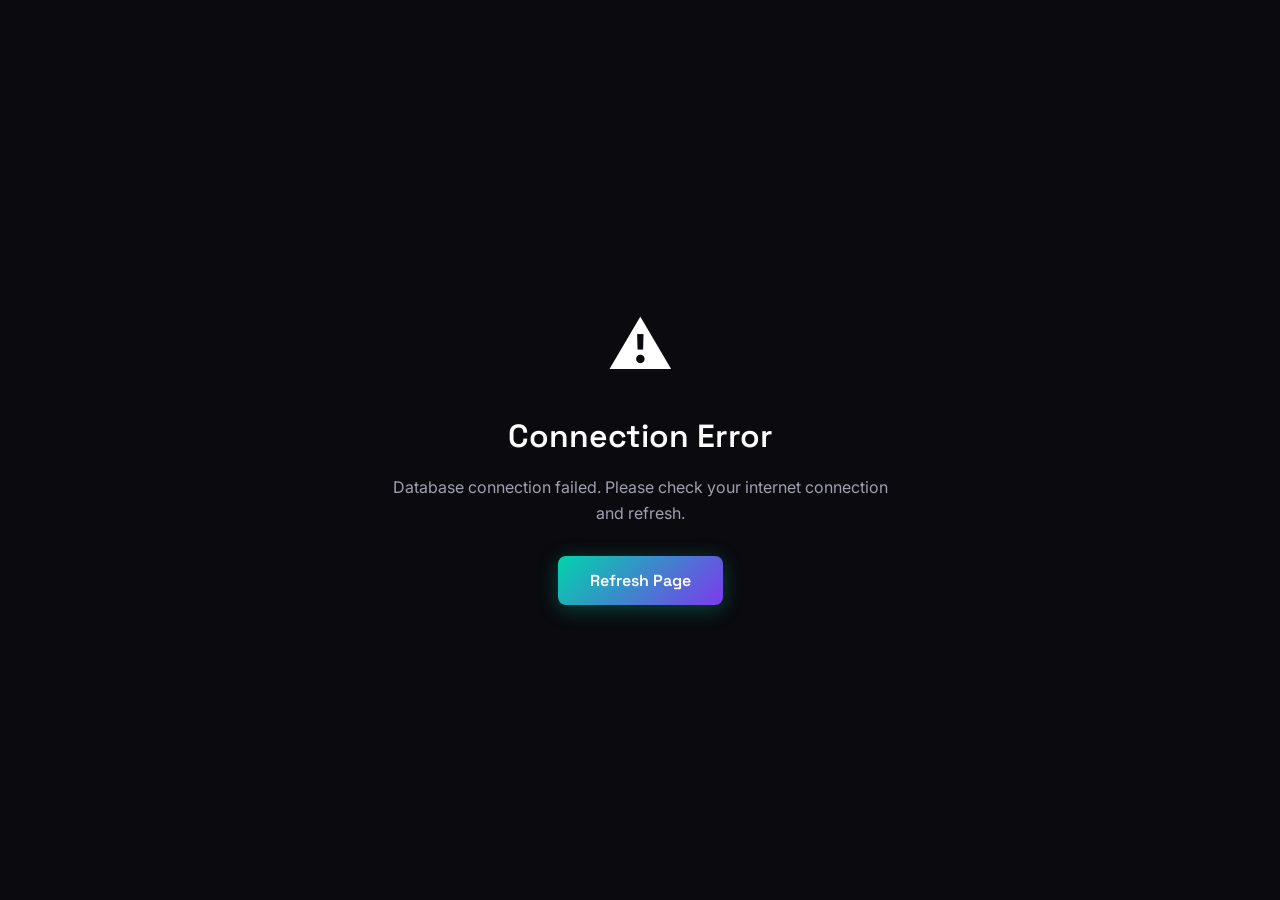
<file: Database/index.html>
<!DOCTYPE html>
<html lang="en">

<head>
    <meta charset="UTF-8">
    <meta name="viewport" content="width=device-width, initial-scale=1.0">
    <meta http-equiv="Permissions-Policy" content="storage-access=*">
    <title>Rhea Database - Corolas | AI × Bio Intelligence</title>
    <link rel="icon" type="image/x-icon" href="../assets/icon/favicon.ico">
    <link rel="stylesheet" type="text/css" href="../assets/css/style.css">
    <link rel="preconnect" href="https://fonts.googleapis.com">
    <link rel="preconnect" href="https://fonts.gstatic.com" crossorigin>
    <link
        href="https://fonts.googleapis.com/css2?family=Space+Grotesk:wght@300;400;500;600;700&family=Inter:wght@300;400;500;600&family=JetBrains+Mono:wght@400;500&display=swap"
        rel="stylesheet">
    <!-- 使用 esm.sh 作为替代 CDN -->
    <script type="module">
        import { createClient } from 'https://esm.sh/@supabase/supabase-js@2.39.0';
        window.supabaseClient = { createClient };
    </script>
</head>

<body>
    <canvas id="bg-canvas"></canvas>

    <header class="glass-header">
        <div class="logo">
            <img src="../assets/icon/corolas-logo-white.png" alt="Corolas">
            <span class="logo-text">COROLAS</span>
        </div>
        <nav>
            <a href="../">Home</a>
            <a href="../Research/">Research</a>
            <a href="#" class="active">Database</a>
            <a href="../Topic/">Topic</a>
            <a href="../About/">About</a>
        </nav>
        <button class="mobile-menu-btn" aria-label="Menu">
            <span></span>
            <span></span>
            <span></span>
        </button>
    </header>

    <!-- Database Hero -->
    <section class="db-hero">
        <div class="db-hero-content">
            <div class="db-badge">
                <span class="db-status"></span>
                Rhea Database
            </div>
            <h1 class="db-title">Intelligence Repository</h1>
            <p class="db-subtitle">
                Comprehensive mapping of AI × Bio ecosystem.
                Search organizations, key people, products and research papers shaping the future of biotechnology.
            </p>
            <div class="db-stats-bar">
                <div class="db-stat">
                    <span class="db-stat-num" id="org-count">-</span>
                    <span class="db-stat-label">Organizations</span>
                </div>
                <div class="db-stat-divider"></div>
                <div class="db-stat">
                    <span class="db-stat-num" id="people-count">-</span>
                    <span class="db-stat-label">People</span>
                </div>
                <div class="db-stat-divider"></div>
                <div class="db-stat">
                    <span class="db-stat-num" id="product-count">-</span>
                    <span class="db-stat-label">Products</span>
                </div>
                <div class="db-stat-divider"></div>
                <div class="db-stat">
                    <span class="db-stat-num" id="paper-count">-</span>
                    <span class="db-stat-label">Papers</span>
                </div>
            </div>
        </div>
        <div class="db-visual">
            <div class="data-ring ring-1"></div>
            <div class="data-ring ring-2"></div>
            <div class="data-ring ring-3"></div>
            <div class="data-core"></div>
        </div>
    </section>

    <!-- Search Section -->
    <section class="search-section" id="search">
        <div class="search-container">
            <div class="search-tabs">
                <button class="search-tab active" data-tab="organizations">
                    <svg width="20" height="20" viewBox="0 0 24 24" fill="none" stroke="currentColor" stroke-width="2">
                        <rect x="2" y="7" width="20" height="14" rx="2" ry="2"></rect>
                        <path d="M16 21V5a2 2 0 0 0-2-2h-4a2 2 0 0 0-2 2v16"></path>
                    </svg>
                    Organizations
                </button>
                <button class="search-tab" data-tab="people">
                    <svg width="20" height="20" viewBox="0 0 24 24" fill="none" stroke="currentColor" stroke-width="2">
                        <path d="M20 21v-2a4 4 0 0 0-4-4H8a4 4 0 0 0-4 4v2"></path>
                        <circle cx="12" cy="7" r="4"></circle>
                    </svg>
                    People
                </button>
                <button class="search-tab" data-tab="products">
                    <svg width="20" height="20" viewBox="0 0 24 24" fill="none" stroke="currentColor" stroke-width="2">
                        <path d="M12 2L2 7l10 5 10-5-10-5zM2 17l10 5 10-5M2 12l10 5 10-5"></path>
                    </svg>
                    Products
                </button>
                <button class="search-tab" data-tab="papers">
                    <svg width="20" height="20" viewBox="0 0 24 24" fill="none" stroke="currentColor" stroke-width="2">
                        <path d="M14 2H6a2 2 0 0 0-2 2v16a2 2 0 0 0 2 2h12a2 2 0 0 0 2-2V8z"></path>
                        <polyline points="14 2 14 8 20 8"></polyline>
                        <line x1="16" y1="13" x2="8" y2="13"></line>
                        <line x1="16" y1="17" x2="8" y2="17"></line>
                        <polyline points="10 9 9 9 8 9"></polyline>
                    </svg>
                    Papers
                </button>
            </div>

            <div class="search-box-wrapper">
                <div class="search-icon">
                    <svg width="24" height="24" viewBox="0 0 24 24" fill="none" stroke="currentColor" stroke-width="2">
                        <circle cx="11" cy="11" r="8"></circle>
                        <path d="m21 21-4.35-4.35"></path>
                    </svg>
                </div>
                <input type="text" class="search-input" id="search-input"
                    placeholder="Search organizations, companies, labs..." autocomplete="off">
                <div class="search-shortcut">
                    <kbd>Ctrl</kbd> <kbd>K</kbd>
                </div>
                <button class="search-clear" id="search-clear" aria-label="Clear search">
                    <svg width="20" height="20" viewBox="0 0 24 24" fill="none" stroke="currentColor" stroke-width="2">
                        <line x1="18" y1="6" x2="6" y2="18"></line>
                        <line x1="6" y1="6" x2="18" y2="18"></line>
                    </svg>
                </button>
            </div>

            <div class="search-filters" id="search-filters">
                <span class="filter-label">Filter by:</span>
                <button class="filter-chip active" data-filter="all">All Fields</button>
                <button class="filter-chip" data-filter="Agriculture & Food">Agriculture & Food</button>
                <button class="filter-chip" data-filter="Diagnostics & Imaging">Diagnostics & Imaging</button>
                <button class="filter-chip" data-filter="Drug Discovery">Drug Discovery</button>
                <button class="filter-chip" data-filter="Genomics & Multi-omics">Genomics & Multi-omics</button>
                <button class="filter-chip" data-filter="Longevity & Aging">Longevity & Aging</button>
                <button class="filter-chip" data-filter="Precision Medicine">Precision Medicine</button>
                <button class="filter-chip" data-filter="Protein & Structural Biology">Protein & Structural
                    Biology</button>
                <button class="filter-chip" data-filter="Synthetic Biology">Synthetic Biology</button>
            </div>
        </div>
    </section>

    <!-- Results Section -->
    <section class="results-section" id="results">
        <div class="results-header">
            <div class="results-info">
                <h2 id="results-title">All Entries</h2>
                <span class="results-count" id="results-count">Initializing...</span>
            </div>
            <div class="results-view-toggle">
                <button class="view-btn active" data-view="grid" aria-label="Grid view">
                    <svg width="20" height="20" viewBox="0 0 24 24" fill="none" stroke="currentColor" stroke-width="2">
                        <rect x="3" y="3" width="7" height="7"></rect>
                        <rect x="14" y="3" width="7" height="7"></rect>
                        <rect x="14" y="14" width="7" height="7"></rect>
                        <rect x="3" y="14" width="7" height="7"></rect>
                    </svg>
                </button>
                <button class="view-btn" data-view="list" aria-label="List view">
                    <svg width="20" height="20" viewBox="0 0 24 24" fill="none" stroke="currentColor" stroke-width="2">
                        <line x1="8" y1="6" x2="21" y2="6"></line>
                        <line x1="8" y1="12" x2="21" y2="12"></line>
                        <line x1="8" y1="18" x2="21" y2="18"></line>
                        <line x1="3" y1="6" x2="3.01" y2="6"></line>
                        <line x1="3" y1="12" x2="3.01" y2="12"></line>
                        <line x1="3" y1="18" x2="3.01" y2="18"></line>
                    </svg>
                </button>
            </div>
        </div>

        <div class="results-grid" id="results-grid">
            <div class="loading-state" id="loading-state">
                <div class="loading-spinner"></div>
                <p>Connecting to Rhea Database...</p>
            </div>
            <div class="empty-state" id="empty-state" style="display: none;">
                <div class="empty-icon">
                    <svg width="64" height="64" viewBox="0 0 24 24" fill="none" stroke="currentColor"
                        stroke-width="1.5">
                        <circle cx="11" cy="11" r="8"></circle>
                        <path d="m21 21-4.35-4.35"></path>
                        <path d="M8 8l6 6"></path>
                        <path d="M14 8l-6 6"></path>
                    </svg>
                </div>
                <h3>No results found</h3>
                <p>Try adjusting your search terms or filters</p>
            </div>
        </div>

        <div class="load-more" id="load-more" style="display: none;">
             <!-- Load more button will be injected here -->
        </div>
    </section>

    <!-- Featured Sections -->
    <section class="featured-db-section" id="featured-section">
        <div class="featured-category">
            <div class="featured-header">
                <span class="section-index">01</span>
                <h2>Leading Organizations</h2>
                <p>Pioneering institutions at the forefront of AI × Bio innovation</p>
            </div>
            <div class="featured-grid" id="featured-organizations">
                <div class="loading-state small">
                    <div class="loading-spinner"></div>
                </div>
            </div>
        </div>

        <div class="featured-category">
            <div class="featured-header">
                <span class="section-index">02</span>
                <h2>Important Figures</h2>
                <p>Key researchers, founders, and leaders shaping the field</p>
            </div>
            <div class="featured-grid" id="featured-people">
                <div class="loading-state small">
                    <div class="loading-spinner"></div>
                </div>
            </div>
        </div>

        <div class="featured-category">
            <div class="featured-header">
                <span class="section-index">03</span>
                <h2>Key Products</h2>
                <p>Groundbreaking platforms, tools, and technologies</p>
            </div>
            <div class="featured-grid" id="featured-products">
                <div class="loading-state small">
                    <div class="loading-spinner"></div>
                </div>
            </div>
        </div>

        <div class="featured-category">
            <div class="featured-header">
                <span class="section-index">04</span>
                <h2>Significant Papers</h2>
                <p>Influential research publications driving the field forward</p>
            </div>
            <div class="featured-grid papers-grid" id="featured-papers">
                <div class="loading-state small">
                    <div class="loading-spinner"></div>
                </div>
            </div>
        </div>
    </section>

    <footer class="site-footer">
        <div class="footer-grid">
            <div class="footer-brand">
                <div class="logo">
                    <img src="../assets/icon/corolas-logo-white.png" alt="Corolas">
                    <span>COROLAS</span>
                </div>
                <p>Mapping the Frontiers of AI in Biotechnology</p>
                <div class="social-links">
                    <a href="#" aria-label="Twitter">𝕏</a>
                    <a href="#" aria-label="LinkedIn">in</a>
                    <a href="#" aria-label="GitHub">⌘</a>
                </div>
            </div>
            <div class="footer-links">
                <h4>Database</h4>
                <a href="#">Organizations</a>
                <a href="#">People</a>
                <a href="#">Products</a>
                <a href="#">Papers</a>
            </div>
            <div class="footer-links">
                <h4>Company</h4>
                <a href="../About/About.html">About</a>
                <a href="#">Team</a>
                <a href="#">Careers</a>
            </div>
            <div class="footer-links">
                <h4>Connect</h4>
                <a href="#">Contact</a>
                <a href="#">Newsletter</a>
                <a href="#">RSS</a>
            </div>
        </div>
        <div class="footer-bottom">
            <p>Copyright © 2026 Corolas. All rights reserved.</p>
            <p>www.corolas.top</p>
        </div>
    </footer>

    <script type="module">
        // Supabase Configuration
        const SUPABASE_URL = 'https://utfcnjaspqklrirxpwlg.supabase.co';
        const SUPABASE_KEY = 'sb_publishable_KhL5BB287kmaFplwyF5nTg_VFM2OWRp';

        // Initialize Supabase client using ES module
        let supabase;
        try {
            supabase = window.supabaseClient.createClient(SUPABASE_URL, SUPABASE_KEY, {
                auth: {
                    persistSession: false,
                    autoRefreshToken: false
                },
                global: {
                    headers: {
                        'X-Client-Info': 'rhea-database'
                    }
                }
            });
            console.log('Supabase client initialized successfully');
        } catch (error) {
            console.error('Failed to initialize Supabase:', error);
            showFatalError('Database connection failed. Please check your internet connection and refresh.');
        }

        // Application State
        const state = {
            currentTab: 'organizations',
            currentFilter: 'all',
            searchQuery: '',
            viewMode: 'grid',
            data: {
                organizations: [],
                people: [],
                products: [],
                papers: []
            },
            pagination: {
                itemsPerPage: 6,
                currentPage: 1,
                totalItems: 0
            },
            loading: true,
            initialized: false
        };

        // DOM Elements
        const searchInput = document.getElementById('search-input');
        const searchClear = document.getElementById('search-clear');
        const searchTabs = document.querySelectorAll('.search-tab');
        const filterChips = document.querySelectorAll('.filter-chip');
        const viewBtns = document.querySelectorAll('.view-btn');
        const resultsGrid = document.getElementById('results-grid');
        const resultsTitle = document.getElementById('results-title');
        const resultsCount = document.getElementById('results-count');
        const loadingState = document.getElementById('loading-state');
        const emptyState = document.getElementById('empty-state');
        const featuredSection = document.getElementById('featured-section');

        // Initialize Application
        document.addEventListener('DOMContentLoaded', async () => {
            if (!supabase) return;

            setupEventListeners();
            await initializeData();
        });

        async function initializeData() {
            try {
                resultsCount.textContent = 'Loading data...';

                // Fetch all data in parallel with error handling for each
                const [orgsResult, peopleResult, productsResult, papersResult] = await Promise.all([
                    fetchOrganizations().catch(e => { console.error('Orgs error:', e); return []; }),
                    fetchPeople().catch(e => { console.error('People error:', e); return []; }),
                    fetchProducts().catch(e => { console.error('Products error:', e); return []; }),
                    fetchPapers().catch(e => { console.error('Papers error:', e); return []; })
                ]);

                state.data.organizations = orgsResult;
                state.data.people = peopleResult;
                state.data.products = productsResult;
                state.data.papers = papersResult;

                state.loading = false;
                state.initialized = true;

                // Update UI
                updateStats();
                renderAllFeatured();
                performSearch();

                // Hide main loading state
                if (loadingState) loadingState.style.display = 'none';

                console.log('Data loaded:', {
                    orgs: state.data.organizations.length,
                    people: state.data.people.length,
                    products: state.data.products.length,
                    papers: state.data.papers.length
                });

            } catch (error) {
                console.error('Error initializing data:', error);
                showError('Failed to load database. Please refresh the page.');
            }
        }

        // Supabase Fetch Functions with retry logic
        async function fetchWithRetry(fetchFn, retries = 3) {
            for (let i = 0; i < retries; i++) {
                try {
                    return await fetchFn();
                } catch (error) {
                    if (i === retries - 1) throw error;
                    await new Promise(r => setTimeout(r, 1000 * (i + 1)));
                }
            }
        }

        async function fetchOrganizations() {
            const { data, error } = await supabase
                .from('organizations')
                .select('*')
                .eq('status', 'active')
                .limit(100);

            if (error) throw error;
            return (data || []).map(org => ({
                ...org,
                type: 'organization',
                field: parseField(org.field),
                founders: parseArray(org.founders),
                technologies_and_products: parseArray(org.technologies_and_products)
            }));
        }

        async function fetchPeople() {
            const { data, error } = await supabase
                .from('people')
                .select('*')
                .eq('status', 'active')
                .limit(100);

            if (error) throw error;
            return (data || []).map(person => ({
                ...person,
                type: 'people',
                field: parseField(person.field),
                org_id: parseArray(person.org_id),
                features: parseArray(person.features),
                paper_title: parseArray(person.paper_title)
            })).filter(p => p.name); // Filter out entries without names
        }

        async function fetchProducts() {
            const { data, error } = await supabase
                .from('products')
                .select('*')
                .eq('status', 'active')
                .limit(100);

            if (error) throw error;
            return (data || []).map(product => ({
                ...product,
                type: 'product',
                field: parseField(product.field),
                features: parseArray(product.features)
            })).filter(p => p.pro_id); // Filter out entries without IDs
        }

        async function fetchPapers() {
            const { data, error } = await supabase
                .from('papers')
                .select('*')
                .eq('status', 'active')
                .limit(100);

            if (error) throw error;
            return (data || []).map(paper => ({
                ...paper,
                type: 'paper',
                field: parseField(paper.field),
                authors: parseArray(paper.authors)
            })).filter(p => p.title); // Filter out entries without titles
        }

        // Helper Functions for Parsing Supabase Data
        function parseField(field) {
            if (!field) return [];
            if (Array.isArray(field)) return field;
            if (typeof field === 'string') {
                try {
                    const parsed = JSON.parse(field);
                    return Array.isArray(parsed) ? parsed : [field];
                } catch {
                    return field.split(/[,;]/).map(f => f.trim()).filter(f => f);
                }
            }
            return [];
        }

        function parseArray(value) {
            if (!value) return [];
            if (Array.isArray(value)) return value;
            if (typeof value === 'string') {
                try {
                    const parsed = JSON.parse(value);
                    return Array.isArray(parsed) ? parsed : [value];
                } catch {
                    return value.split(/[,;]/).map(v => v.trim()).filter(v => v);
                }
            }
            return [];
        }

        function setupEventListeners() {
            // Tab switching
            searchTabs.forEach(tab => {
                tab.addEventListener('click', () => {
                    searchTabs.forEach(t => t.classList.remove('active'));
                    tab.classList.add('active');
                    state.currentTab = tab.dataset.tab;
                    updateSearchPlaceholder();
                    performSearch();
                });
            });

            // Search input with debounce
            let debounceTimer;
            searchInput.addEventListener('input', (e) => {
                clearTimeout(debounceTimer);
                debounceTimer = setTimeout(() => {
                    state.searchQuery = e.target.value.toLowerCase().trim();
                    toggleClearButton();
                    performSearch();
                }, 300);
            });

            // Clear button
            searchClear.addEventListener('click', () => {
                searchInput.value = '';
                state.searchQuery = '';
                toggleClearButton();
                performSearch();
                searchInput.focus();
            });

            // Filters
            filterChips.forEach(chip => {
                chip.addEventListener('click', () => {
                    filterChips.forEach(c => c.classList.remove('active'));
                    chip.classList.add('active');
                    state.currentFilter = chip.dataset.filter;
                    performSearch();
                });
            });

            // View toggle
            viewBtns.forEach(btn => {
                btn.addEventListener('click', () => {
                    viewBtns.forEach(b => b.classList.remove('active'));
                    btn.classList.add('active');
                    state.viewMode = btn.dataset.view;
                    resultsGrid.classList.toggle('list-view', state.viewMode === 'list');
                });
            });

            // Keyboard shortcut
            document.addEventListener('keydown', (e) => {
                if ((e.ctrlKey || e.metaKey) && e.key === 'k') {
                    e.preventDefault();
                    searchInput.focus();
                }
            });
        }

        function updateSearchPlaceholder() {
            const placeholders = {
                organizations: 'Search organizations, companies, labs...',
                people: 'Search researchers, founders, scientists...',
                products: 'Search AI models, platforms, tools...',
                papers: 'Search papers, publications, research...'
            };
            searchInput.placeholder = placeholders[state.currentTab];
        }

        function toggleClearButton() {
            searchClear.style.display = state.searchQuery ? 'flex' : 'none';
        }

        function performSearch() {
            if (!state.initialized) return;

            const data = state.data[state.currentTab] || [];
            let filtered = [...data];

            // Apply search filter
            if (state.searchQuery) {
                filtered = filtered.filter(item => {
                    const searchFields = [
                        item.name || item.title || item.official_name || item.pro_id || '',
                        item.description || item.abstract || '',
                        ...(item.field || [])
                    ].join(' ').toLowerCase();
                    return searchFields.includes(state.searchQuery);
                });
            }

            // Apply field filter
            if (state.currentFilter !== 'all') {
                filtered = filtered.filter(item =>
                    item.field && item.field.some(f =>
                        f.toLowerCase().includes(state.currentFilter.toLowerCase())
                    )
                );
            }

            // Update pagination state
            state.pagination.totalItems = filtered.length;
            state.pagination.currentPage = 1;

            // Only render the current page of results
            renderPaginatedResults(filtered);
            updateResultsHeader(filtered.length);

            // Show/hide featured sections based on search
            const isSearching = state.searchQuery !== '' || state.currentFilter !== 'all';
            featuredSection.style.display = isSearching ? 'none' : 'block';

            // Scroll to results if searching
            if (isSearching) {
                document.getElementById('results').scrollIntoView({ behavior: 'smooth', block: 'start' });
            }
        }

        function renderPaginatedResults(items) {
            const { itemsPerPage, currentPage } = state.pagination;
            const startIndex = 0;
            const endIndex = currentPage * itemsPerPage;
            const paginatedItems = items.slice(startIndex, endIndex);
            const hasMore = endIndex < items.length;

            if (paginatedItems.length === 0) {
                resultsGrid.innerHTML = '';
                resultsGrid.appendChild(emptyState);
                emptyState.style.display = 'flex';
                document.getElementById('load-more').style.display = 'none';
                return;
            }

            emptyState.style.display = 'none';

            // For the first page, replace content. For subsequent pages, append new items.
            if (currentPage === 1) {
                resultsGrid.innerHTML = paginatedItems.map(item => createCardHTML(item)).join('');
            } else {
                const newCards = paginatedItems.slice((currentPage - 1) * itemsPerPage).map(item => createCardHTML(item)).join('');
                resultsGrid.insertAdjacentHTML('beforeend', newCards);
            }

            const loadMoreBtn = document.getElementById('load-more');
            if (hasMore) {
                loadMoreBtn.style.display = 'block';
                loadMoreBtn.innerHTML = `<button class="btn-secondary" onclick="loadMore()">Load More (${items.length - endIndex} remaining)</button>`;
            } else {
                loadMoreBtn.style.display = 'none';
            }

            // Add expand functionality
            document.querySelectorAll('.card-expand-btn').forEach(btn => {
                btn.addEventListener('click', (e) => {
                    const card = e.target.closest('.db-card');
                    card.classList.toggle('expanded');
                    const icon = btn.querySelector('svg');
                    if (icon) {
                        icon.style.transform = card.classList.contains('expanded') ? 'rotate(180deg)' : '';
                    }
                });
            });
        }

        window.loadMore = function () {
            state.pagination.currentPage++;
            const data = state.data[state.currentTab] || [];

            // Re-apply filters to get the full filtered list, then render the next page
            let filtered = [...data];
            if (state.searchQuery) {
                filtered = filtered.filter(item => {
                    const searchFields = [
                        item.name || item.title || item.official_name || item.pro_id || '',
                        item.description || item.abstract || '',
                        ...(item.field || [])
                    ].join(' ').toLowerCase();
                    return searchFields.includes(state.searchQuery);
                });
            }
            if (state.currentFilter !== 'all') {
                filtered = filtered.filter(item =>
                    item.field && item.field.some(f =>
                        f.toLowerCase().includes(state.currentFilter.toLowerCase())
                    )
                );
            }

            renderPaginatedResults(filtered);
        }


        function createCardHTML(item) {
            const type = item.type;

            switch (type) {
                case 'organization':
                    return createOrganizationCard(item);
                case 'people':
                    return createPeopleCard(item);
                case 'product':
                    return createProductCard(item);
                case 'paper':
                    return createPaperCard(item);
                default:
                    return '';
            }
        }

        function createOrganizationCard(org) {
            const fieldsHTML = (org.field || []).map(f => `<span class="field-tag">${f}</span>`).join('');
            const techsHTML = (org.technologies_and_products || []).slice(0, 3).map(t =>
                `<span class="tech-tag">${t}</span>`
            ).join('');

            return `
                <article class="db-card" data-type="organization">
                    <div class="card-header">
                        <div class="card-icon organization-icon">Org</div>
                        <div class="card-title-group">
                            <h3 class="card-title">${org.official_name || org.org_id || 'Unknown'}</h3>
                            <div class="card-fields">${fieldsHTML}</div>
                        </div>
                        <button class="card-expand-btn" aria-label="Expand details">
                            <svg width="20" height="20" viewBox="0 0 24 24" fill="none" stroke="currentColor" stroke-width="2">
                                <polyline points="6 9 12 15 18 9"></polyline>
                            </svg>
                        </button>
                    </div>
                    <div class="card-body">
                        <p class="card-description">${org.description || 'No description available.'}</p>
                        <div class="card-meta">
                            <span class="meta-item">
                                <svg width="14" height="14" viewBox="0 0 24 24" fill="none" stroke="currentColor" stroke-width="2">
                                    <path d="M21 10c0 7-9 13-9 13s-9-6-9-13a9 9 0 0 1 18 0z"></path>
                                    <circle cx="12" cy="10" r="3"></circle>
                                </svg>
                                ${org.location || 'Location unknown'}
                            </span>
                            <span class="meta-item">
                                <svg width="14" height="14" viewBox="0 0 24 24" fill="none" stroke="currentColor" stroke-width="2">
                                    <rect x="3" y="4" width="18" height="18" rx="2" ry="2"></rect>
                                    <line x1="16" y1="2" x2="16" y2="6"></line>
                                    <line x1="8" y1="2" x2="8" y2="6"></line>
                                    <line x1="3" y1="10" x2="21" y2="10"></line>
                                </svg>
                                Founded ${org.founded_date || 'N/A'}
                            </span>
                            <span class="meta-item">
                                <svg width="14" height="14" viewBox="0 0 24 24" fill="none" stroke="currentColor" stroke-width="2">
                                    <line x1="12" y1="1" x2="12" y2="23"></line>
                                    <path d="M17 5H9.5a3.5 3.5 0 0 0 0 7h5a3.5 3.5 0 0 1 0 7H6"></path>
                                </svg>
                                ${org.market_cap || 'N/A'}
                            </span>
                        </div>
                    </div>
                    <div class="card-expandable">
                        <div class="card-details">
                            <div class="detail-section">
                                <h5>Category</h5>
                                <p>${org.organization_category || 'N/A'}</p>
                            </div>
                            <div class="detail-section">
                                <h5>Role</h5>
                                <p>${org.role || 'N/A'}</p>
                            </div>
                            <div class="detail-section">
                                <h5>Founders</h5>
                                <p>${(org.founders || []).join(', ') || 'N/A'}</p>
                            </div>
                            <div class="detail-section">
                                <h5>Technologies</h5>
                                <div class="tech-tags">${techsHTML || 'N/A'}</div>
                            </div>
                        </div>
                        <div class="card-actions">
                            ${org.website ? `<a href="${org.website}" target="_blank" rel="noopener" class="btn-text">Visit Website →</a>` : ''}
                        </div>
                    </div>
                </article>
            `;
        }

        function createPeopleCard(person) {
            const fieldsHTML = (person.field || []).map(f => `<span class="field-tag">${f}</span>`).join('');
            const orgsHTML = (person.org_id || []).join(', ');

            return `
                <article class="db-card" data-type="people">
                    <div class="card-header">
                        <div class="card-icon people-icon">Ppl</div>
                        <div class="card-title-group">
                            <h3 class="card-title">${person.name}</h3>
                            <div class="card-fields">${fieldsHTML}</div>
                        </div>
                        <button class="card-expand-btn" aria-label="Expand details">
                            <svg width="20" height="20" viewBox="0 0 24 24" fill="none" stroke="currentColor" stroke-width="2">
                                <polyline points="6 9 12 15 18 9"></polyline>
                            </svg>
                        </button>
                    </div>
                    <div class="card-body">
                        <p class="card-description">${person.description || 'No description available.'}</p>
                        <div class="card-meta">
                            <span class="meta-item">
                                <svg width="14" height="14" viewBox="0 0 24 24" fill="none" stroke="currentColor" stroke-width="2">
                                    <path d="M20 21v-2a4 4 0 0 0-4-4H8a4 4 0 0 0-4 4v2"></path>
                                    <circle cx="12" cy="7" r="4"></circle>
                                </svg>
                                ${person.position || 'Position unknown'}
                            </span>
                            <span class="meta-item">
                                <svg width="14" height="14" viewBox="0 0 24 24" fill="none" stroke="currentColor" stroke-width="2">
                                    <rect x="2" y="7" width="20" height="14" rx="2" ry="2"></rect>
                                    <path d="M16 21V5a2 2 0 0 0-2-2h-4a2 2 0 0 0-2 2v16"></path>
                                </svg>
                                ${orgsHTML || 'Organization unknown'}
                            </span>
                            <span class="meta-item">
                                <svg width="14" height="14" viewBox="0 0 24 24" fill="none" stroke="currentColor" stroke-width="2">
                                    <path d="M14 2H6a2 2 0 0 0-2 2v16a2 2 0 0 0 2 2h12a2 2 0 0 0 2-2V8z"></path>
                                    <polyline points="14 2 14 8 20 8"></polyline>
                                </svg>
                                ${person.academic_degree || 'N/A'}
                            </span>
                        </div>
                    </div>
                    <div class="card-expandable">
                        <div class="card-details">
                            <div class="detail-section">
                                <h5>Notable Papers</h5>
                                <ul class="feature-list">
                                    ${(person.paper_title || []).filter(p => p).slice(0, 3).map(p => `<li>${p}</li>`).join('') || '<li>No papers listed</li>'}
                                </ul>
                            </div>
                            <div class="detail-section">
                                <h5>Key Features</h5>
                                <div class="tech-tags">
                                    ${(person.features || []).filter(f => f).map(f => `<span class="tech-tag">${f}</span>`).join('') || 'N/A'}
                                </div>
                            </div>
                        </div>
                        <div class="card-actions">
                            ${person.link ? `<a href="${person.link}" target="_blank" rel="noopener" class="btn-text">View Profile →</a>` : ''}
                        </div>
                    </div>
                </article>
            `;
        }

        function createProductCard(product) {
            const fieldsHTML = (product.field || []).map(f => `<span class="field-tag">${f}</span>`).join('');
            const featuresHTML = (product.features || []).filter(f => f).slice(0, 3).map(f =>
                `<li>${f}</li>`
            ).join('');

            return `
                <article class="db-card" data-type="product">
                    <div class="card-header">
                        <div class="card-icon product-icon">Prd</div>
                        <div class="card-title-group">
                            <h3 class="card-title">${product.pro_id || 'Unknown'}</h3>
                            <div class="card-fields">${fieldsHTML}</div>
                        </div>
                        <button class="card-expand-btn" aria-label="Expand details">
                            <svg width="20" height="20" viewBox="0 0 24 24" fill="none" stroke="currentColor" stroke-width="2">
                                <polyline points="6 9 12 15 18 9"></polyline>
                            </svg>
                        </button>
                    </div>
                    <div class="card-body">
                        <p class="card-description">${product.description || 'No description available.'}</p>
                        <div class="card-meta">
                            <span class="meta-item">
                                <svg width="14" height="14" viewBox="0 0 24 24" fill="none" stroke="currentColor" stroke-width="2">
                                    <rect x="4" y="4" width="16" height="16" rx="2" ry="2"></rect>
                                    <rect x="9" y="9" width="6" height="6"></rect>
                                    <line x1="9" y1="1" x2="9" y2="4"></line>
                                    <line x1="15" y1="1" x2="15" y2="4"></line>
                                </svg>
                                ${product.type || 'Product'}
                            </span>
                            <span class="meta-item">
                                <svg width="14" height="14" viewBox="0 0 24 24" fill="none" stroke="currentColor" stroke-width="2">
                                    <rect x="2" y="7" width="20" height="14" rx="2" ry="2"></rect>
                                    <path d="M16 21V5a2 2 0 0 0-2-2h-4a2 2 0 0 0-2 2v16"></path>
                                </svg>
                                ${product.developer || product.org_id || 'Unknown developer'}
                            </span>
                            <span class="meta-item status-active">Active</span>
                        </div>
                    </div>
                    <div class="card-expandable">
                        <div class="card-details">
                            <div class="detail-section">
                                <h5>Key Features</h5>
                                <ul class="feature-list">
                                    ${featuresHTML || '<li>No features listed</li>'}
                                </ul>
                            </div>
                            <div class="detail-section">
                                <h5>Release Date</h5>
                                <p>${product.released_date || 'N/A'}</p>
                            </div>
                        </div>
                    </div>
                </article>
            `;
        }

        function createPaperCard(paper) {
            const fieldsHTML = (paper.field || []).map(f => `<span class="field-tag">${f}</span>`).join('');
            const authorsHTML = (paper.authors || []).slice(0, 3).join(', ') + ((paper.authors || []).length > 3 ? ' et al.' : '');

            return `
                <article class="db-card paper-card" data-type="paper">
                    <div class="card-header">
                        <div class="card-icon paper-icon">Ppr</div>
                        <div class="card-title-group">
                            <h3 class="card-title">${paper.title || 'Untitled'}</h3>
                            <div class="card-fields">${fieldsHTML}</div>
                        </div>
                        <button class="card-expand-btn" aria-label="Expand details">
                            <svg width="20" height="20" viewBox="0 0 24 24" fill="none" stroke="currentColor" stroke-width="2">
                                <polyline points="6 9 12 15 18 9"></polyline>
                            </svg>
                        </button>
                    </div>
                    <div class="card-body">
                        <p class="card-description">${paper.abstract ? paper.abstract.substring(0, 200) + '...' : 'No abstract available.'}</p>
                        <div class="card-meta">
                            <span class="meta-item">
                                <svg width="14" height="14" viewBox="0 0 24 24" fill="none" stroke="currentColor" stroke-width="2">
                                    <path d="M17 21v-2a4 4 0 0 0-4-4H5a4 4 0 0 0-4 4v2"></path>
                                    <circle cx="9" cy="7" r="4"></circle>
                                    <path d="M23 21v-2a4 4 0 0 0-3-3.87"></path>
                                    <path d="M16 3.13a4 4 0 0 1 0 7.75"></path>
                                </svg>
                                ${authorsHTML || 'Unknown authors'}
                            </span>
                            <span class="meta-item">
                                <svg width="14" height="14" viewBox="0 0 24 24" fill="none" stroke="currentColor" stroke-width="2">
                                    <path d="M4 19.5A2.5 2.5 0 0 1 6.5 17H20"></path>
                                    <path d="M6.5 2H20v20H6.5A2.5 2.5 0 0 1 4 19.5v-15A2.5 2.5 0 0 1 6.5 2z"></path>
                                </svg>
                                ${paper.journal || 'Unknown journal'}
                            </span>
                            <span class="meta-item">
                                <svg width="14" height="14" viewBox="0 0 24 24" fill="none" stroke="currentColor" stroke-width="2">
                                    <polygon points="12 2 15.09 8.26 22 9.27 17 14.14 18.18 21.02 12 17.77 5.82 21.02 7 14.14 2 9.27 8.91 8.26 12 2"></polygon>
                                </svg>
                                ${paper.Cited || 0} citations
                            </span>
                        </div>
                    </div>
                    <div class="card-expandable">
                        <div class="card-details">
                            <div class="detail-section">
                                <h5>Published</h5>
                                <p>${paper.published_date || 'N/A'}</p>
                            </div>
                            <div class="detail-section">
                                <h5>All Authors</h5>
                                <p>${(paper.authors || []).join(', ') || 'N/A'}</p>
                            </div>
                        </div>
                        <div class="card-actions">
                            ${paper.doi ? `<a href="${paper.doi}" target="_blank" rel="noopener" class="btn-text">View Paper →</a>` : ''}
                        </div>
                    </div>
                </article>
            `;
        }

        function updateResultsHeader(count) {
            const tabNames = {
                organizations: 'organizations',
                people: 'people',
                products: 'products',
                papers: 'papers'
            };

            const { currentPage, itemsPerPage } = state.pagination;
            const showing = Math.min(currentPage * itemsPerPage, count);

            if (state.searchQuery || state.currentFilter !== 'all') {
                resultsTitle.textContent = `Search Results`;
                resultsCount.textContent = `Showing ${showing} of ${count} ${tabNames[state.currentTab].toLowerCase()}`;
            } else {
                resultsTitle.textContent = `All ${tabNames[state.currentTab]}`;
                resultsCount.textContent = `${count} entries total`;
            }
        }

        // Featured Sections Rendering
        function renderAllFeatured() {
            renderFeaturedOrganizations();
            renderFeaturedPeople();
            renderFeaturedProducts();
            renderFeaturedPapers();
        }

        function renderFeaturedOrganizations() {
            const container = document.getElementById('featured-organizations');
            const featured = state.data.organizations
                .filter(org => org.official_name && org.description && org.description.length > 20)
                .slice(0, 3);

            if (featured.length === 0) {
                container.innerHTML = '<p class="no-data">No organizations available</p>';
                return;
            }

            container.innerHTML = featured.map(org => `
                <div class="featured-card" onclick="quickSearch('${org.official_name.replace(/'/g, "\\'")}')">
                    <div class="featured-icon org-icon">Org</div>
                    <h4>${org.official_name}</h4>
                    <p>${org.description.substring(0, 120)}...</p>
                    <div class="featured-meta">
                        <span>${org.location || 'Global'}</span>
                        <span class="featured-link">View →</span>
                    </div>
                </div>
            `).join('');
        }

        function renderFeaturedPeople() {
            const container = document.getElementById('featured-people');
            const featured = state.data.people
                .filter(p => p.name && p.description && p.description.length > 20)
                .slice(0, 3);

            if (featured.length === 0) {
                container.innerHTML = '<p class="no-data">No people available</p>';
                return;
            }

            container.innerHTML = featured.map(person => `
                <div class="featured-card" onclick="quickSearch('${person.name.replace(/'/g, "\\'")}')">
                    <div class="featured-icon people-icon">Ppl</div>
                    <h4>${person.name}</h4>
                    <p>${person.description.substring(0, 120)}...</p>
                    <div class="featured-meta">
                        <span>${person.position || 'Researcher'}</span>
                        <span class="featured-link">View →</span>
                    </div>
                </div>
            `).join('');
        }

        function renderFeaturedProducts() {
            const container = document.getElementById('featured-products');
            const featured = state.data.products
                .filter(p => p.pro_id && p.description && p.description.length > 10)
                .slice(0, 3);

            if (featured.length === 0) {
                container.innerHTML = '<p class="no-data">No products available</p>';
                return;
            }

            container.innerHTML = featured.map(product => `
                <div class="featured-card" onclick="quickSearch('${product.pro_id.replace(/'/g, "\\'")}')">
                    <div class="featured-icon product-icon">Prd</div>
                    <h4>${product.pro_id}</h4>
                    <p>${product.description.substring(0, 120)}...</p>
                    <div class="featured-meta">
                        <span>${product.type || 'Platform'}</span>
                        <span class="featured-link">View →</span>
                    </div>
                </div>
            `).join('');
        }

        function renderFeaturedPapers() {
            const container = document.getElementById('featured-papers');
            const featured = state.data.papers
                .filter(p => p.title && p.abstract && p.abstract.length > 50)
                .sort((a, b) => (parseInt(b.Cited) || 0) - (parseInt(a.Cited) || 0))
                .slice(0, 3);

            if (featured.length === 0) {
                container.innerHTML = '<p class="no-data">No papers available</p>';
                return;
            }

            container.innerHTML = featured.map(paper => `
                <div class="featured-card paper-featured" onclick="quickSearch('${paper.title.replace(/'/g, "\\'").substring(0, 30)}')">
                    <div class="featured-icon paper-icon">Ppr</div>
                    <h4>${paper.title}</h4>
                    <p>${paper.abstract.substring(0, 150)}...</p>
                    <div class="featured-meta">
                        <span>${paper.journal || 'Journal'}</span>
                        <span>${paper.Cited || 0} citations</span>
                        <span class="featured-link">Read →</span>
                    </div>
                </div>
            `).join('');
        }

        // Utility function for featured card clicks
        window.quickSearch = function (query) {
            searchInput.value = query;
            state.searchQuery = query.toLowerCase();
            toggleClearButton();
            performSearch();
            document.getElementById('results').scrollIntoView({ behavior: 'smooth' });
        };

        function updateStats() {
            animateNumber('org-count', state.data.organizations.length);
            animateNumber('people-count', state.data.people.length);
            animateNumber('product-count', state.data.products.length);
            animateNumber('paper-count', state.data.papers.length);
        }

        function animateNumber(id, target) {
            const el = document.getElementById(id);
            if (!el) return;
            const duration = 2000;
            const step = target / (duration / 16);
            let current = 0;

            const update = () => {
                current += step;
                if (current < target) {
                    el.textContent = Math.floor(current);
                    requestAnimationFrame(update);
                } else {
                    el.textContent = target;
                }
            };
            update();
        }

        function showError(message) {
            resultsCount.textContent = 'Error loading data';
            resultsGrid.innerHTML = `
                <div class="empty-state" style="display: flex; grid-column: 1 / -1;">
                    <div class="empty-icon" style="color: #ff6b6b;">
                        <svg width="64" height="64" viewBox="0 0 24 24" fill="none" stroke="currentColor" stroke-width="1.5">
                            <circle cx="12" cy="12" r="10"></circle>
                            <line x1="12" y1="8" x2="12" y2="12"></line>
                            <line x1="12" y1="16" x2="12.01" y2="16"></line>
                        </svg>
                    </div>
                    <h3>Error</h3>
                    <p>${message}</p>
                    <button onclick="location.reload()" class="btn-primary" style="margin-top: 20px;">Retry</button>
                </div>
            `;
        }

        function showFatalError(message) {
            document.body.innerHTML = `
                <div style="min-height: 100vh; display: flex; flex-direction: column; align-items: center; justify-content: center; background: var(--bg-primary); color: var(--text-primary); padding: 40px; text-align: center;">
                    <div style="font-size: 4rem; margin-bottom: 20px;">⚠️</div>
                    <h1 style="margin-bottom: 20px;">Connection Error</h1>
                    <p style="color: var(--text-secondary); margin-bottom: 30px; max-width: 500px;">${message}</p>
                    <button onclick="location.reload()" class="btn-primary">Refresh Page</button>
                </div>
            `;
        }
    </script>
</body>

</html>
</file>
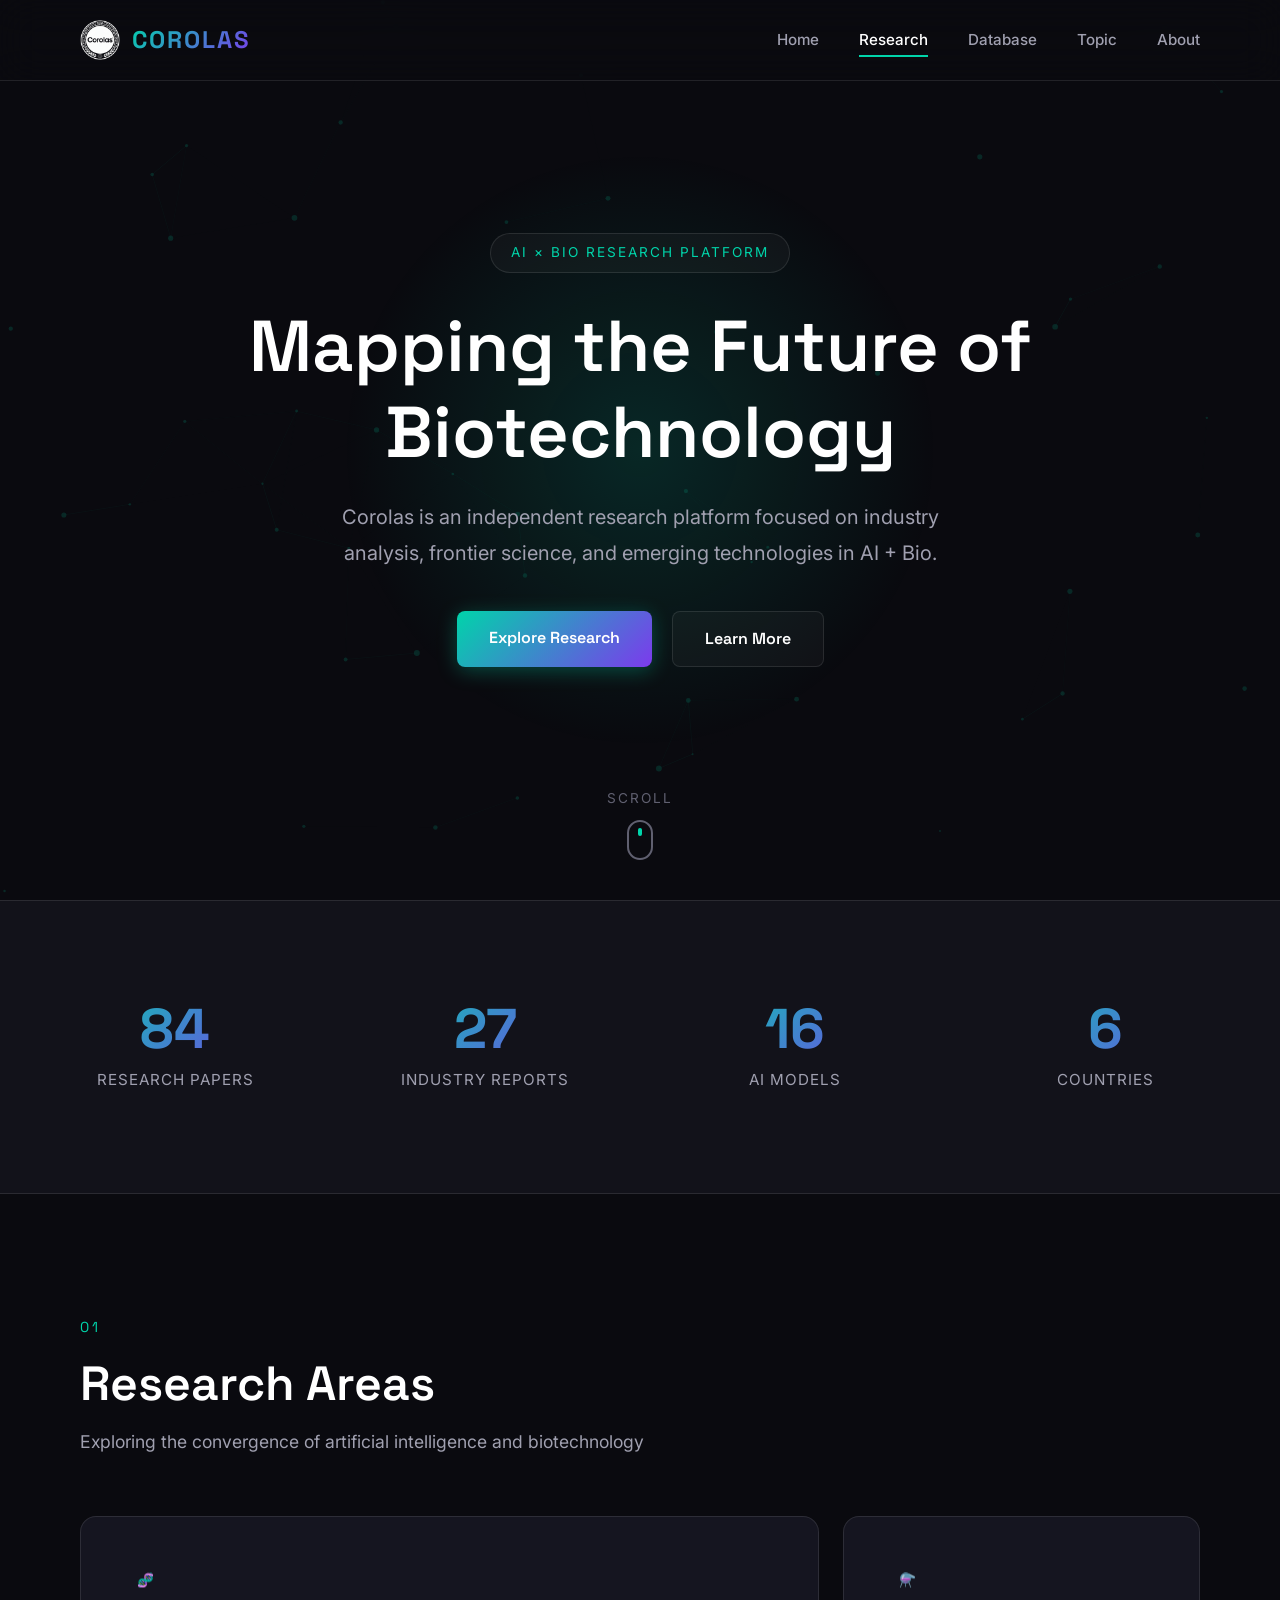
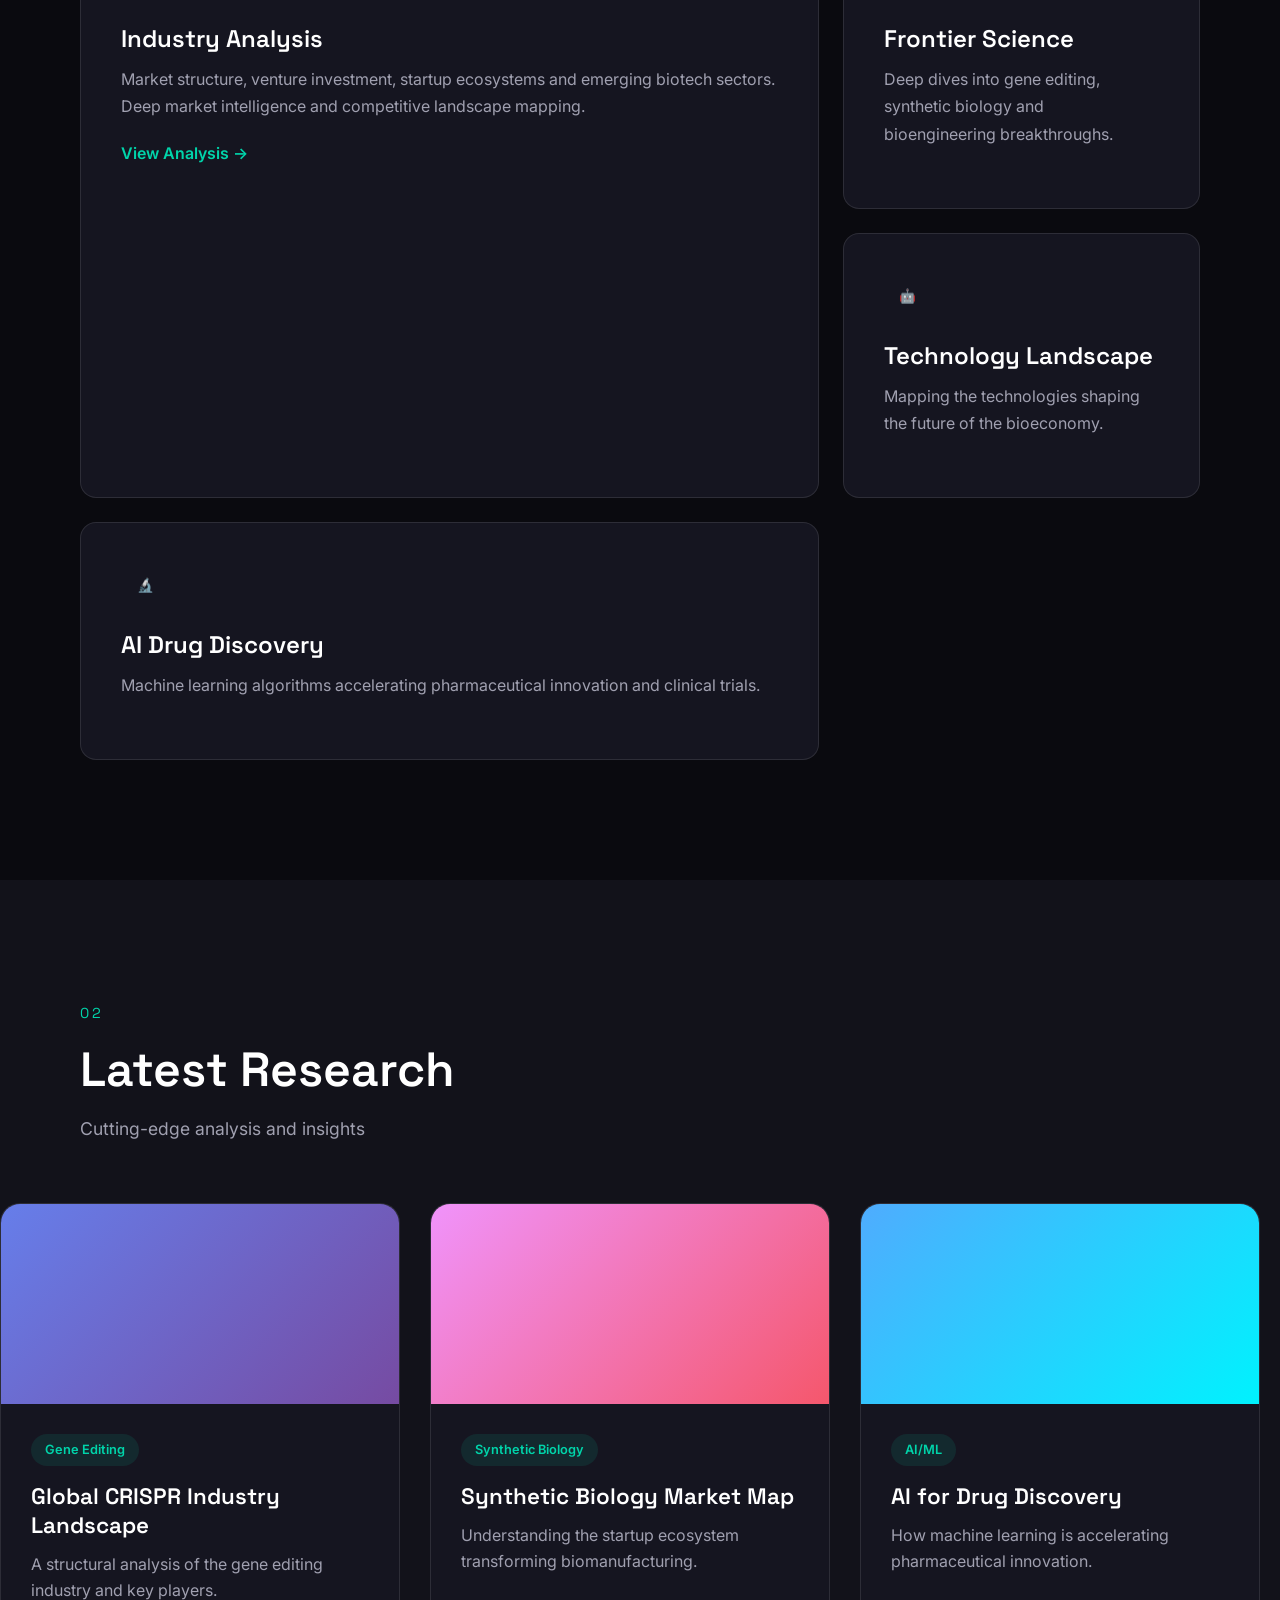
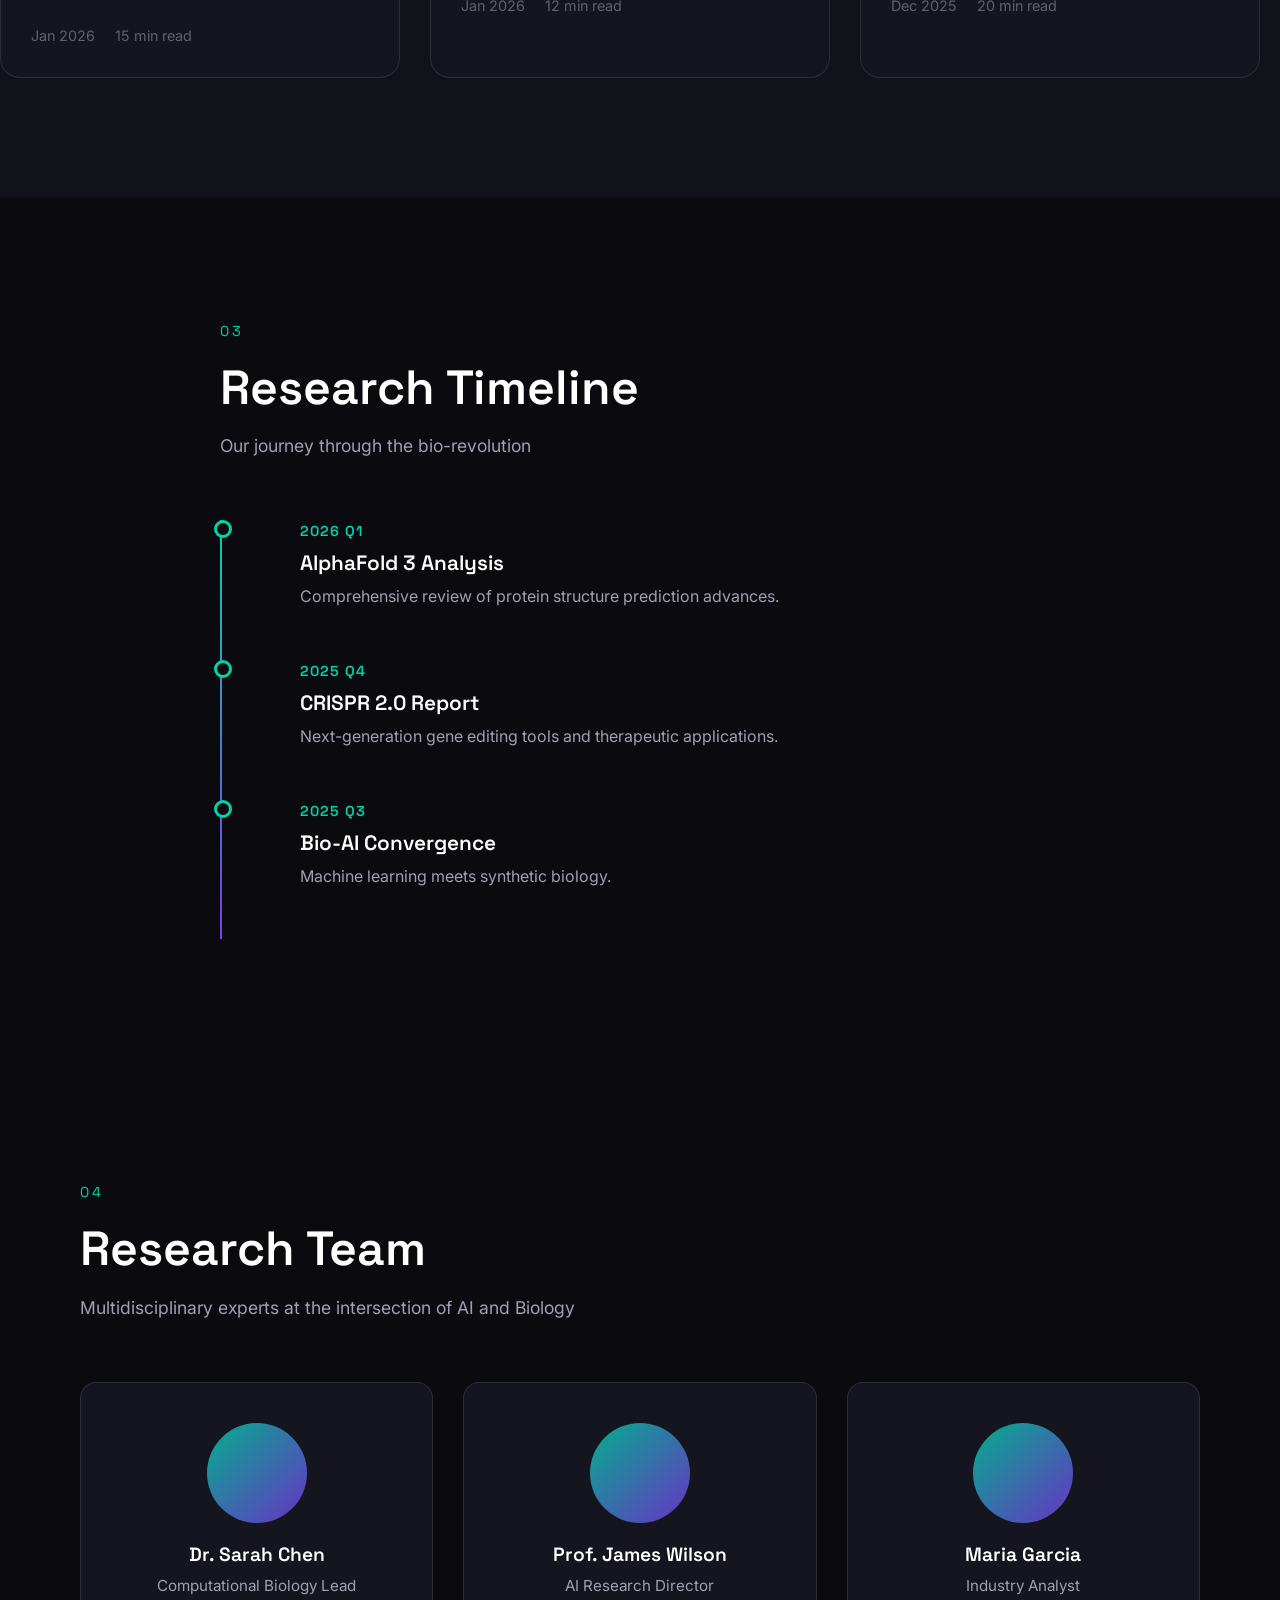
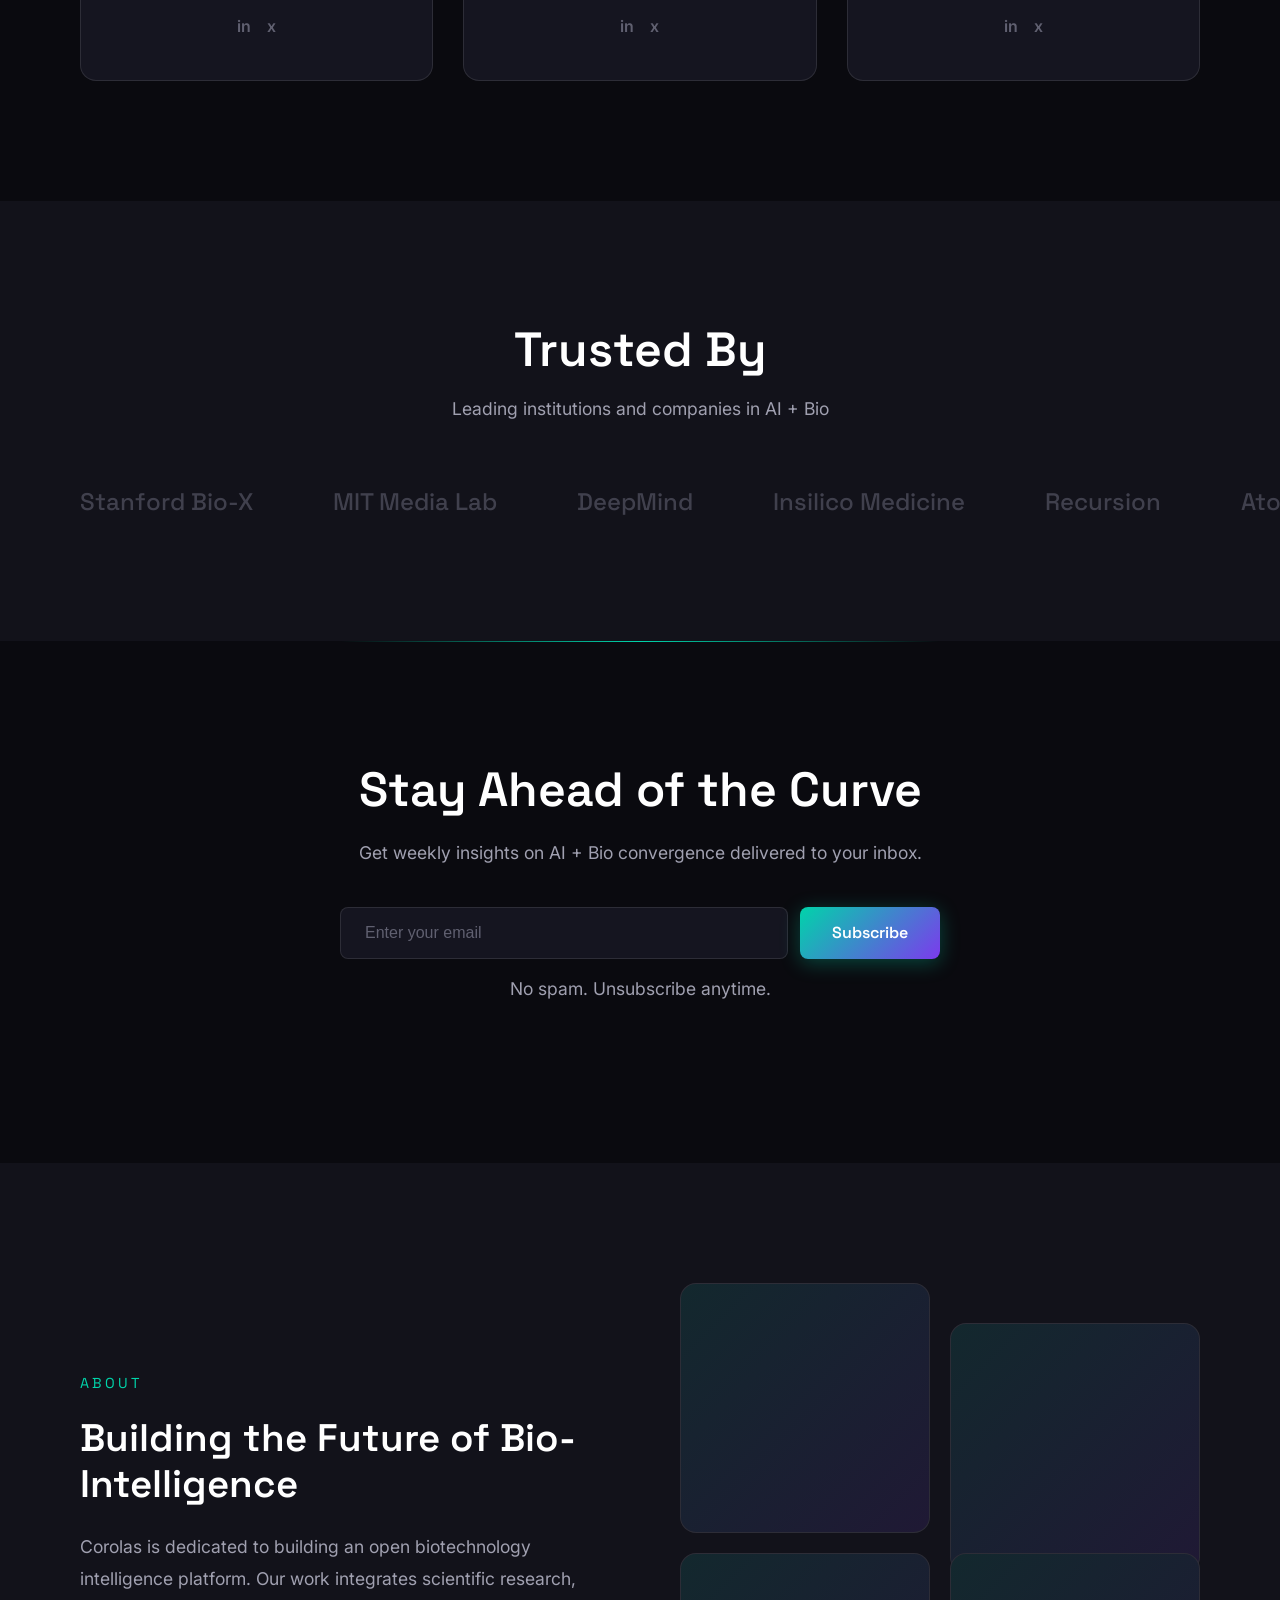
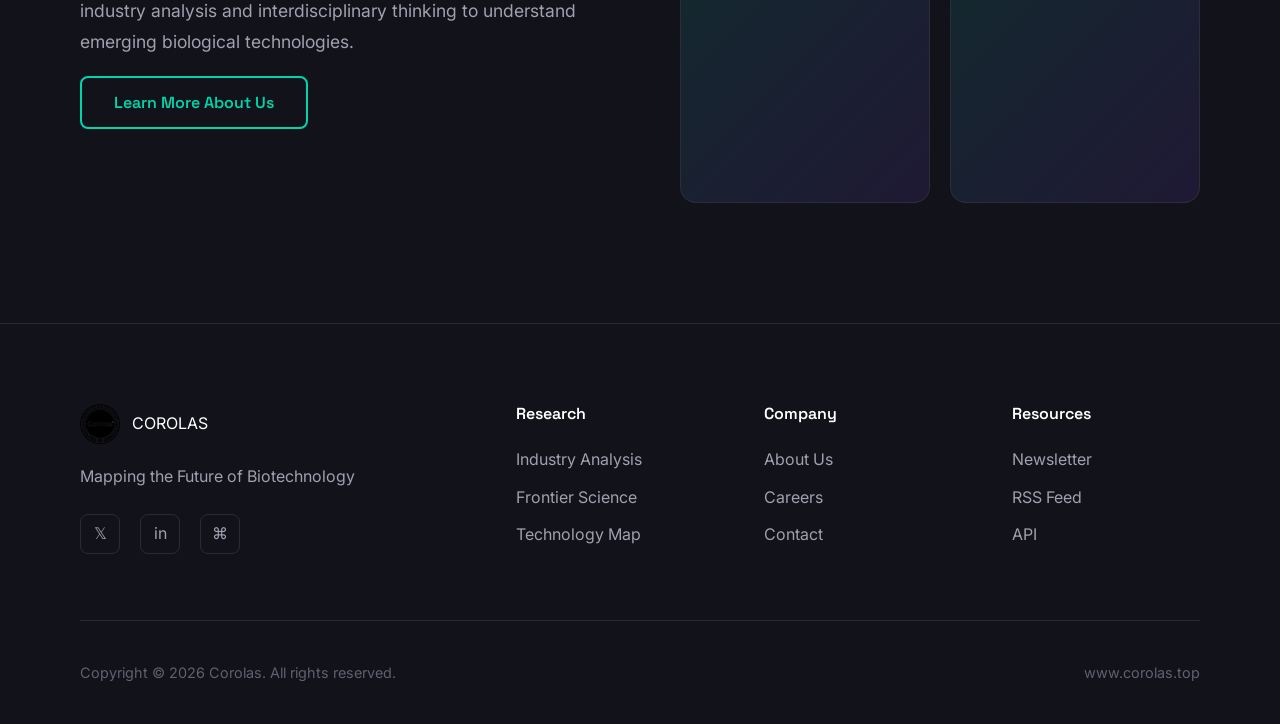
<file: Research/index.html>
<!-- index.html -->
<!DOCTYPE html>
<html lang="en">
<head>
    <title>Research | Corolas</title>
    <meta charset="UTF-8">
    <meta name="viewport" content="width=device-width, initial-scale=1.0">
    <link rel="icon" type="image/x-icon" href="../assets/icon/favicon.ico">
    <link rel="apple-touch-icon" sizes="180x180" href="../assets/icon/apple-touch-icon.png">
    <link rel="icon" type="image/png" sizes="32x32" href="../assets/icon/favicon-32x32.png">
    <link rel="icon" type="image/png" sizes="16x16" href="../assets/icon/favicon-16x16.png">
    <link rel="manifest" href="../assets/icon/site.webmanifest">
    <link rel="stylesheet" type="text/css" href="../assets/css/style.css">
    <link rel="preconnect" href="https://fonts.googleapis.com">
    <link rel="preconnect" href="https://fonts.gstatic.com" crossorigin>
    <link href="https://fonts.googleapis.com/css2?family=Space+Grotesk:wght@300;400;500;600;700&family=Inter:wght@300;400;500;600&display=swap" rel="stylesheet">
</head>
<body>
    <!-- 动态背景画布 -->
    <canvas id="bg-canvas"></canvas>
    
    <!-- 导航 -->
    <header class="glass-header">
        <div class="logo">
            <img src="../assets/icon/corolas-logo-white.png" alt="Corolas">
            <span class="logo-text">COROLAS</span>
        </div>
        <nav>
            <a href="../">Home</a>
            <a href="#" class="active">Research</a>
            <a href="../Database/">Database</a>
            <a href="../Topic/">Topic</a>
            <a href="../About/">About</a>
        </nav>
        <button class="mobile-menu-btn" aria-label="Menu">
            <span></span>
            <span></span>
            <span></span>
        </button>
    </header>

    <!-- Hero Section - 全屏沉浸 -->
    <section class="hero-full">
        <div class="hero-content">
            <div class="badge">AI × Bio Research Platform</div>
            <h1 class="glitch-text" data-text="Mapping the Future of Biotechnology">
                Mapping the Future of Biotechnology
            </h1>
            <p class="hero-desc">
                Corolas is an independent research platform focused on industry analysis,
                frontier science, and emerging technologies in AI + Bio.
            </p>
            <div class="hero-actions">
                <a href="#research" class="btn-primary">Explore Research</a>
                <a href="#about" class="btn-secondary">Learn More</a>
            </div>
        </div>
        <div class="scroll-indicator">
            <span>Scroll</span>
            <div class="mouse"></div>
        </div>
    </section>

    <!-- Stats Section - 数据展示 -->
    <section class="stats-section">
        <div class="stats-grid">
            <div class="stat-item" data-count="150">
                <span class="stat-number">0</span>
                <span class="stat-label">Research Papers</span>
            </div>
            <div class="stat-item" data-count="50">
                <span class="stat-number">0</span>
                <span class="stat-label">Industry Reports</span>
            </div>
            <div class="stat-item" data-count="30">
                <span class="stat-number">0</span>
                <span class="stat-label">AI Models</span>
            </div>
            <div class="stat-item" data-count="12">
                <span class="stat-number">0</span>
                <span class="stat-label">Countries</span>
            </div>
        </div>
    </section>

    <!-- Research Areas - 卡片网格 -->
    <section class="content-section" id="research">
        <div class="section-header">
            <span class="section-tag">01</span>
            <h2>Research Areas</h2>
            <p>Exploring the convergence of artificial intelligence and biotechnology</p>
        </div>
        <div class="bento-grid">
            <div class="bento-card large">
                <div class="card-icon">🧬</div>
                <h3>Industry Analysis</h3>
                <p>Market structure, venture investment, startup ecosystems and emerging biotech sectors. Deep market intelligence and competitive landscape mapping.</p>
                <a href="#" class="card-link">View Analysis →</a>
            </div>
            <div class="bento-card">
                <div class="card-icon">⚗️</div>
                <h3>Frontier Science</h3>
                <p>Deep dives into gene editing, synthetic biology and bioengineering breakthroughs.</p>
            </div>
            <div class="bento-card">
                <div class="card-icon">🤖</div>
                <h3>Technology Landscape</h3>
                <p>Mapping the technologies shaping the future of the bioeconomy.</p>
            </div>
            <div class="bento-card wide">
                <div class="card-icon">🔬</div>
                <h3>AI Drug Discovery</h3>
                <p>Machine learning algorithms accelerating pharmaceutical innovation and clinical trials.</p>
            </div>
        </div>
    </section>

    <!-- Featured Research - 横向滚动 -->
    <section class="featured-section">
        <div class="section-header">
            <span class="section-tag">02</span>
            <h2>Latest Research</h2>
            <p>Cutting-edge analysis and insights</p>
        </div>
        <div class="research-carousel">
            <div class="research-card">
                <div class="research-image" style="background: linear-gradient(135deg, #667eea 0%, #764ba2 100%);"></div>
                <div class="research-content">
                    <span class="research-tag">Gene Editing</span>
                    <h3>Global CRISPR Industry Landscape</h3>
                    <p>A structural analysis of the gene editing industry and key players.</p>
                    <div class="research-meta">
                        <span>Jan 2026</span>
                        <span>15 min read</span>
                    </div>
                </div>
            </div>
            <div class="research-card">
                <div class="research-image" style="background: linear-gradient(135deg, #f093fb 0%, #f5576c 100%);"></div>
                <div class="research-content">
                    <span class="research-tag">Synthetic Biology</span>
                    <h3>Synthetic Biology Market Map</h3>
                    <p>Understanding the startup ecosystem transforming biomanufacturing.</p>
                    <div class="research-meta">
                        <span>Jan 2026</span>
                        <span>12 min read</span>
                    </div>
                </div>
            </div>
            <div class="research-card">
                <div class="research-image" style="background: linear-gradient(135deg, #4facfe 0%, #00f2fe 100%);"></div>
                <div class="research-content">
                    <span class="research-tag">AI/ML</span>
                    <h3>AI for Drug Discovery</h3>
                    <p>How machine learning is accelerating pharmaceutical innovation.</p>
                    <div class="research-meta">
                        <span>Dec 2025</span>
                        <span>20 min read</span>
                    </div>
                </div>
            </div>
        </div>
    </section>

    <!-- Timeline Section - 时间线 -->
    <section class="timeline-section">
        <div class="section-header">
            <span class="section-tag">03</span>
            <h2>Research Timeline</h2>
            <p>Our journey through the bio-revolution</p>
        </div>
        <div class="timeline">
            <div class="timeline-item">
                <div class="timeline-date">2026 Q1</div>
                <div class="timeline-content">
                    <h4>AlphaFold 3 Analysis</h4>
                    <p>Comprehensive review of protein structure prediction advances.</p>
                </div>
            </div>
            <div class="timeline-item">
                <div class="timeline-date">2025 Q4</div>
                <div class="timeline-content">
                    <h4>CRISPR 2.0 Report</h4>
                    <p>Next-generation gene editing tools and therapeutic applications.</p>
                </div>
            </div>
            <div class="timeline-item">
                <div class="timeline-date">2025 Q3</div>
                <div class="timeline-content">
                    <h4>Bio-AI Convergence</h4>
                    <p>Machine learning meets synthetic biology.</p>
                </div>
            </div>
        </div>
    </section>

    <!-- Team/Experts Section - 人员展示 -->
    <section class="team-section">
        <div class="section-header">
            <span class="section-tag">04</span>
            <h2>Research Team</h2>
            <p>Multidisciplinary experts at the intersection of AI and Biology</p>
        </div>
        <div class="team-grid">
            <div class="team-card">
                <div class="team-avatar"></div>
                <h4>Dr. Sarah Chen</h4>
                <p>Computational Biology Lead</p>
                <div class="team-social">
                    <a href="#">in</a>
                    <a href="#">x</a>
                </div>
            </div>
            <div class="team-card">
                <div class="team-avatar"></div>
                <h4>Prof. James Wilson</h4>
                <p>AI Research Director</p>
                <div class="team-social">
                    <a href="#">in</a>
                    <a href="#">x</a>
                </div>
            </div>
            <div class="team-card">
                <div class="team-avatar"></div>
                <h4>Maria Garcia</h4>
                <p>Industry Analyst</p>
                <div class="team-social">
                    <a href="#">in</a>
                    <a href="#">x</a>
                </div>
            </div>
        </div>
    </section>

    <!-- Partners/Logos - 合作伙伴 -->
    <section class="partners-section">
        <div class="section-header center">
            <h2>Trusted By</h2>
            <p>Leading institutions and companies in AI + Bio</p>
        </div>
        <div class="partners-marquee">
            <div class="marquee-content">
                <span>Stanford Bio-X</span>
                <span>MIT Media Lab</span>
                <span>DeepMind</span>
                <span>Insilico Medicine</span>
                <span>Recursion</span>
                <span>Atomwise</span>
                <span>BenevolentAI</span>
                <span>Exscientia</span>
            </div>
        </div>
    </section>

    <!-- Newsletter/CTA Section - 邮件订阅 -->
    <section class="cta-section">
        <div class="cta-content">
            <h2>Stay Ahead of the Curve</h2>
            <p>Get weekly insights on AI + Bio convergence delivered to your inbox.</p>
            <form class="newsletter-form">
                <input type="email" placeholder="Enter your email" required>
                <button type="submit" class="btn-primary">Subscribe</button>
            </form>
            <p class="form-note">No spam. Unsubscribe anytime.</p>
        </div>
    </section>

    <!-- About Preview -->
    <section class="about-section" id="about">
        <div class="about-grid">
            <div class="about-content">
                <span class="section-tag">About</span>
                <h2>Building the Future of Bio-Intelligence</h2>
                <p>
                    Corolas is dedicated to building an open biotechnology intelligence platform.
                    Our work integrates scientific research, industry analysis and interdisciplinary
                    thinking to understand emerging biological technologies.
                </p>
                <a href="../About/About.html" class="btn-outline">Learn More About Us</a>
            </div>
            <div class="about-visual">
                <div class="visual-grid">
                    <div class="visual-item"></div>
                    <div class="visual-item"></div>
                    <div class="visual-item"></div>
                    <div class="visual-item"></div>
                </div>
            </div>
        </div>
    </section>

    <!-- Footer -->
    <footer class="site-footer">
        <div class="footer-grid">
            <div class="footer-brand">
                <div class="logo">
                    <img src="../assets/icon/android-chrome-512x512.png" alt="Corolas">
                    <span>COROLAS</span>
                </div>
                <p>Mapping the Future of Biotechnology</p>
                <div class="social-links">
                    <a href="#" aria-label="Twitter">𝕏</a>
                    <a href="#" aria-label="LinkedIn">in</a>
                    <a href="#" aria-label="GitHub">⌘</a>
                </div>
            </div>
            <div class="footer-links">
                <h4>Research</h4>
                <a href="#">Industry Analysis</a>
                <a href="#">Frontier Science</a>
                <a href="#">Technology Map</a>
            </div>
            <div class="footer-links">
                <h4>Company</h4>
                <a href="#">About Us</a>
                <a href="#">Careers</a>
                <a href="#">Contact</a>
            </div>
            <div class="footer-links">
                <h4>Resources</h4>
                <a href="#">Newsletter</a>
                <a href="#">RSS Feed</a>
                <a href="#">API</a>
            </div>
        </div>
        <div class="footer-bottom">
            <p>Copyright © 2026 Corolas. All rights reserved.</p>
            <p>www.corolas.top</p>
        </div>
    </footer>

    <script src="../assets/js/main.js"></script>
</body>
</html>
</file>
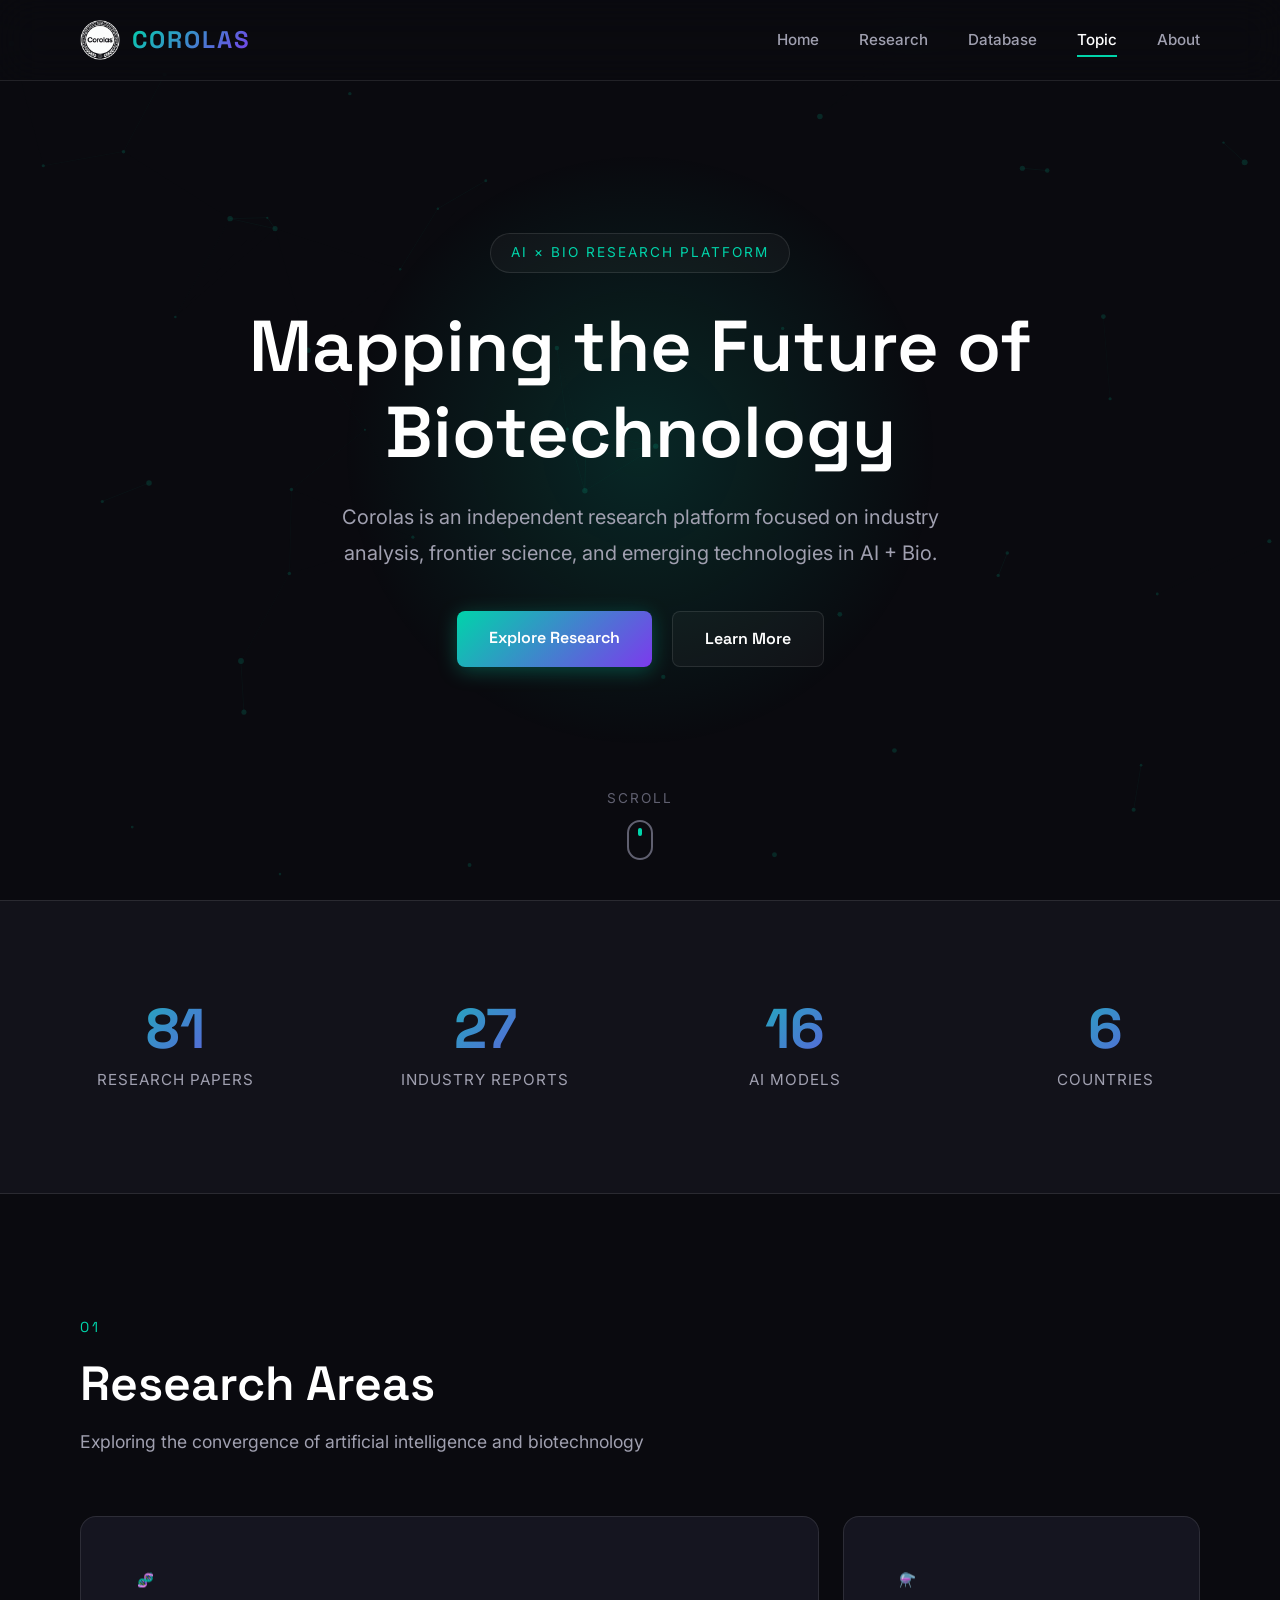
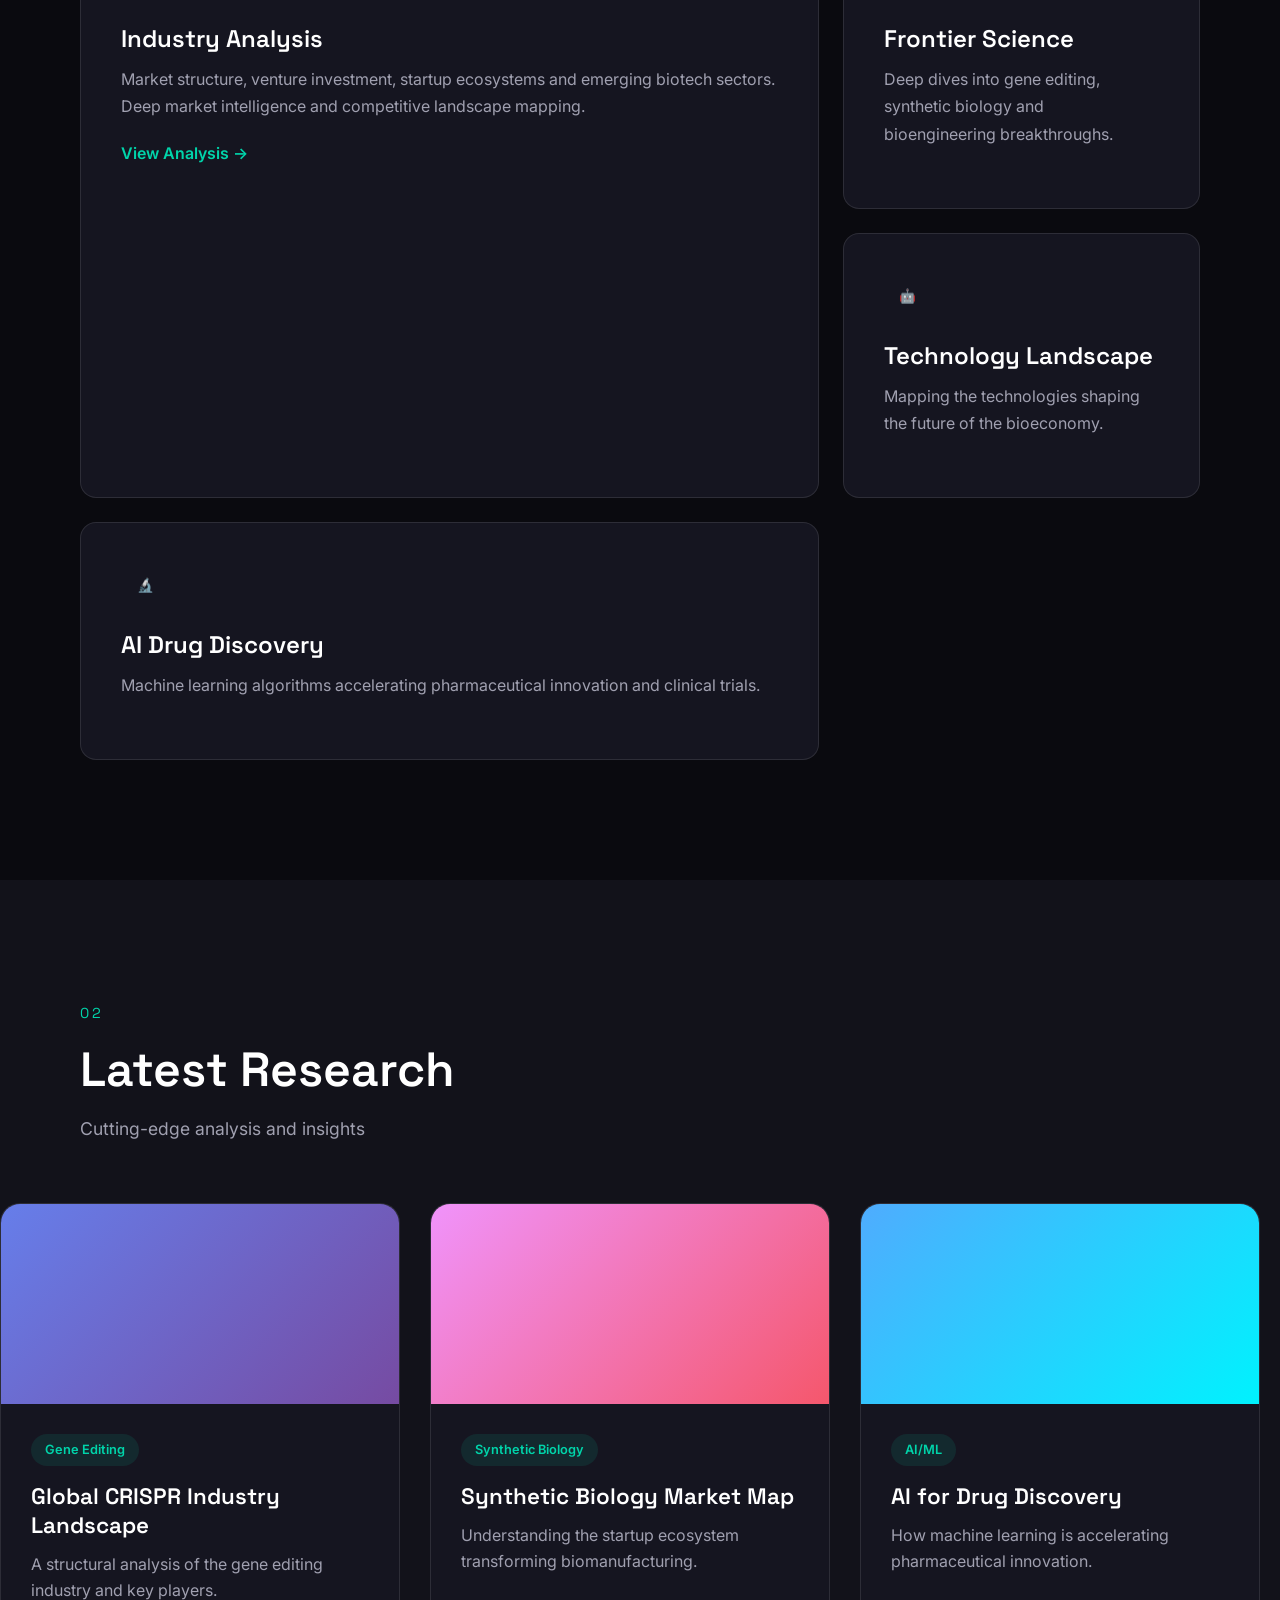
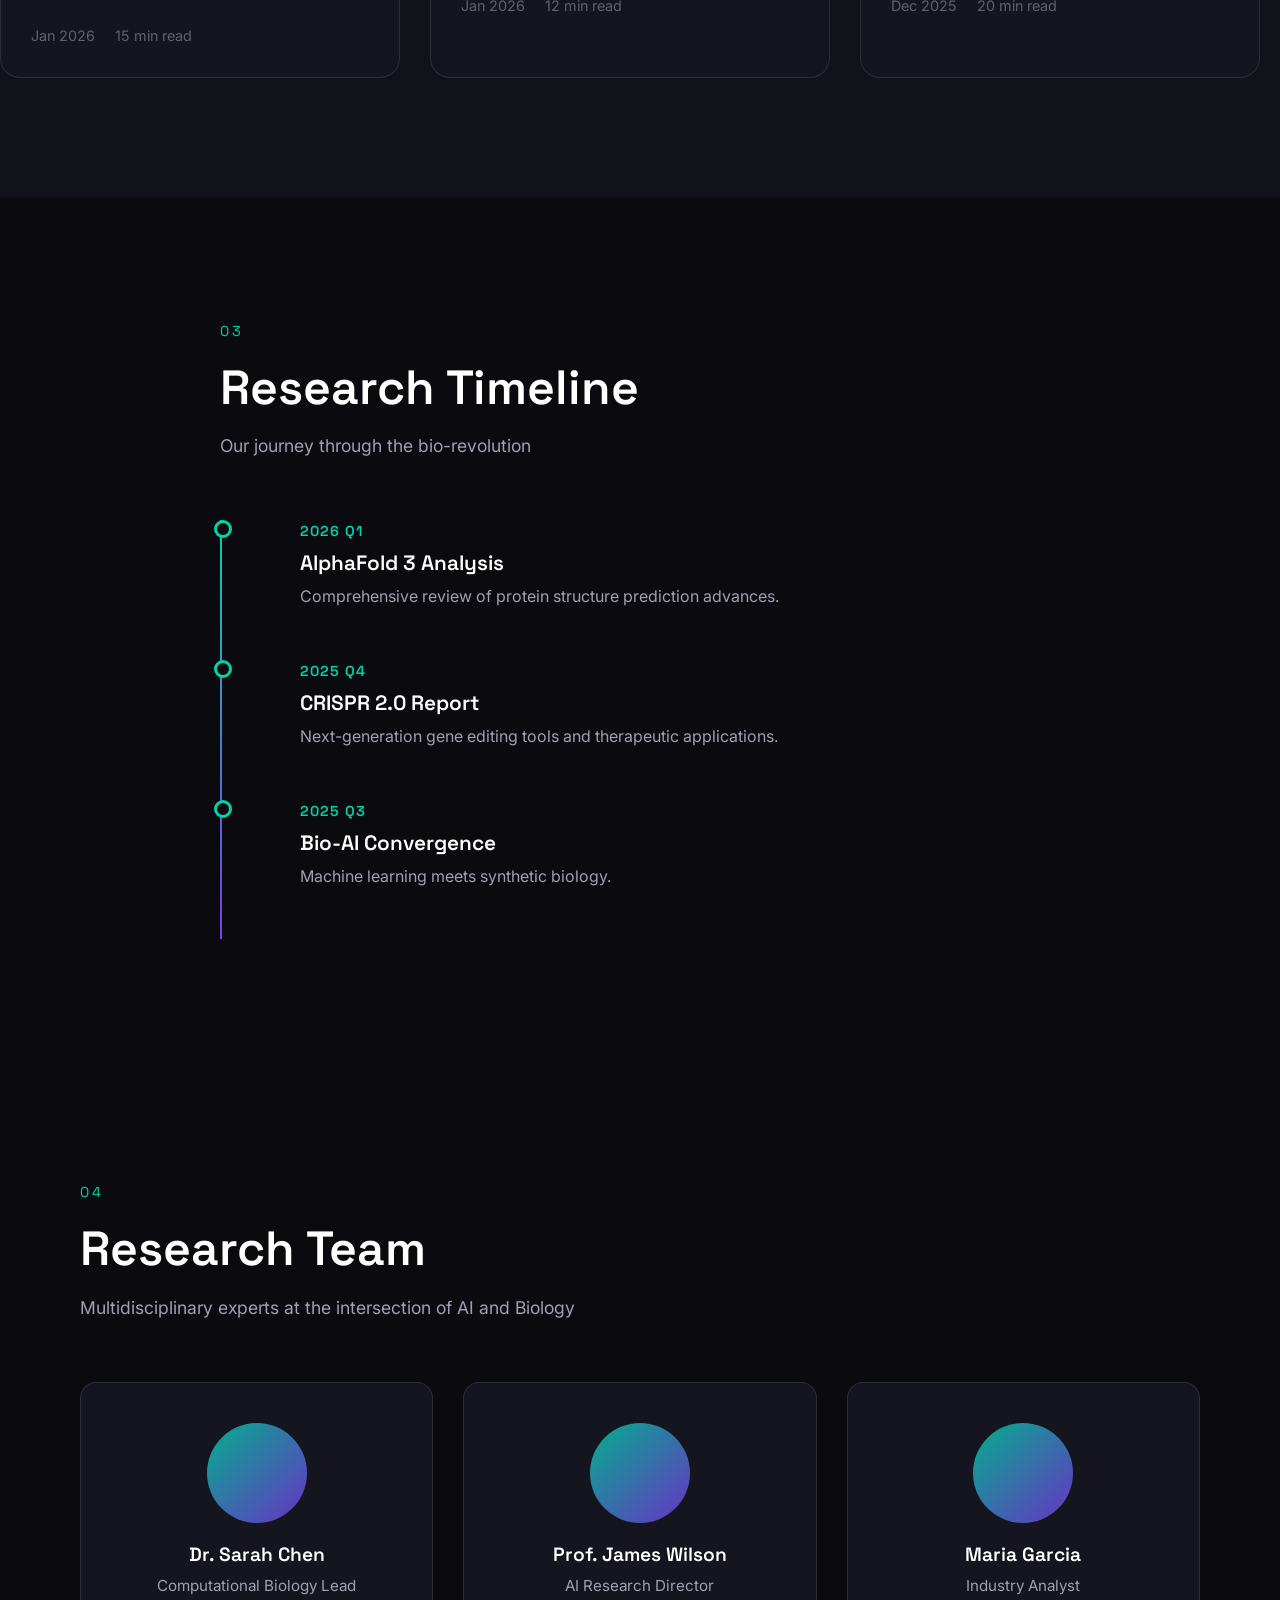
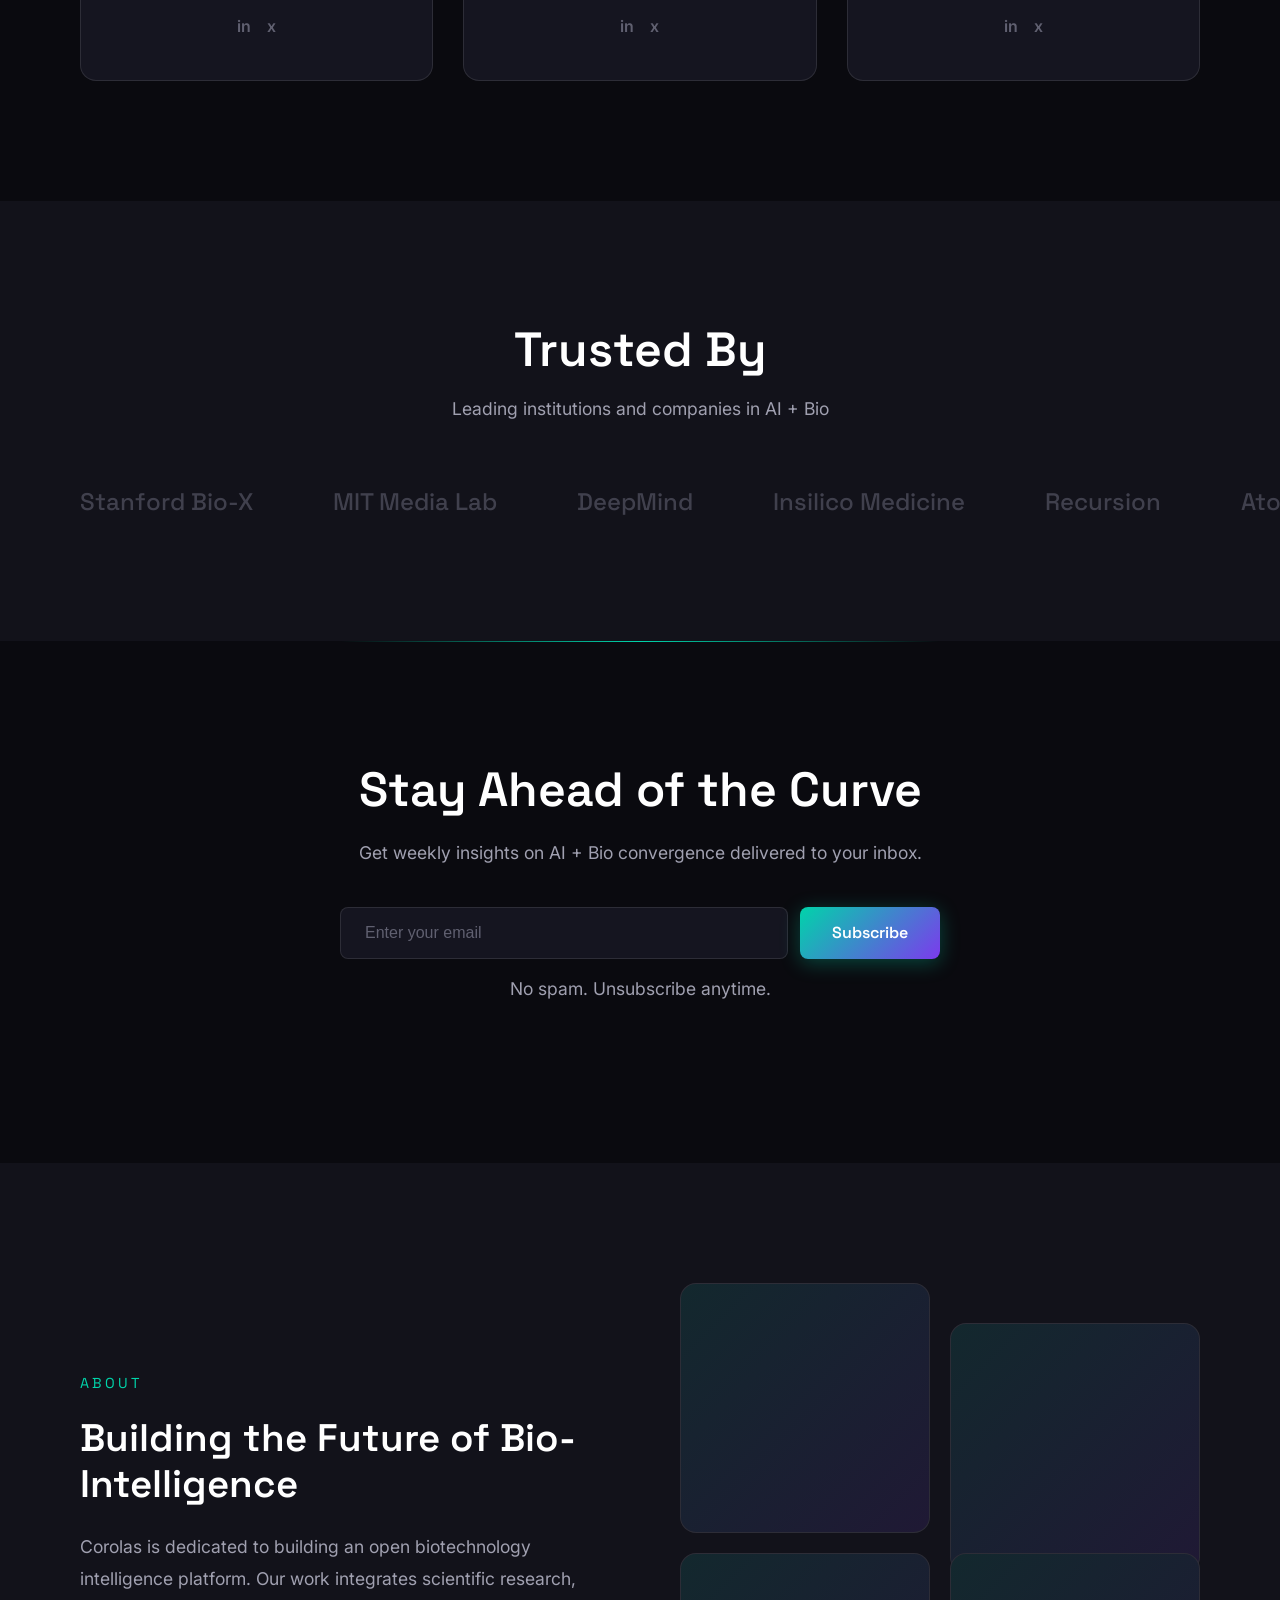
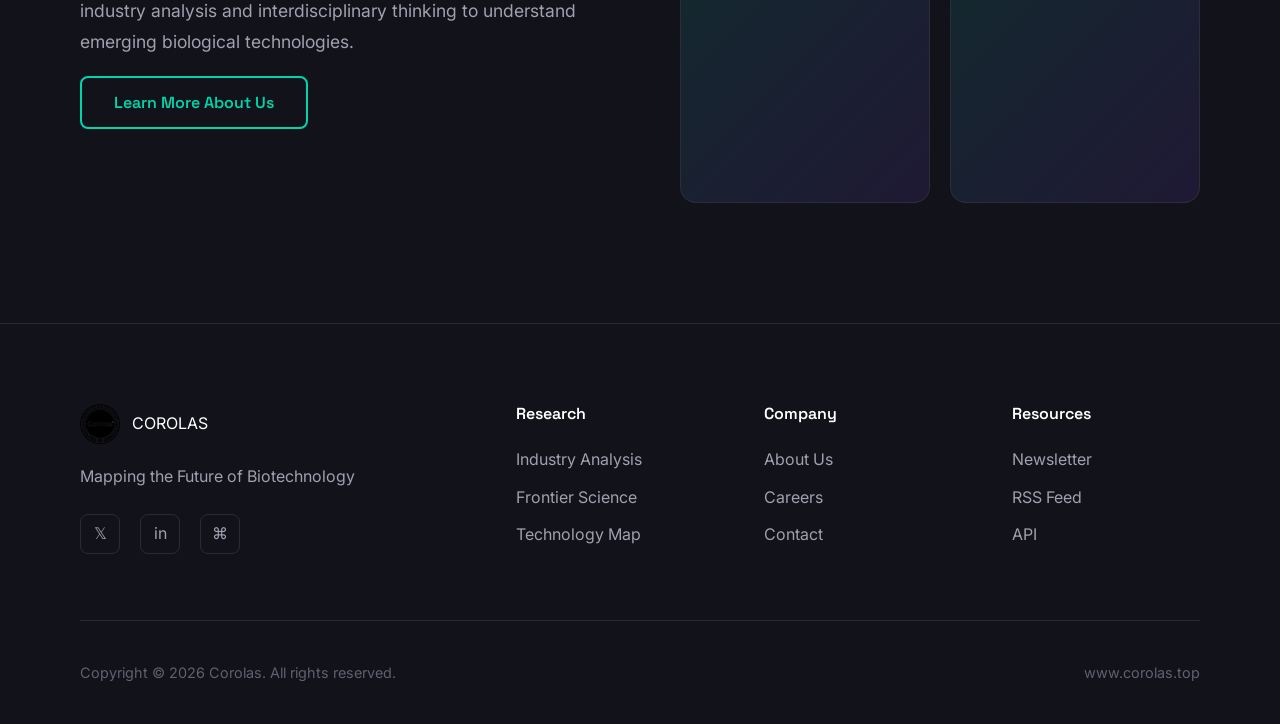
<file: Topic/index.html>
<!-- index.html -->
<!DOCTYPE html>
<html lang="en">
<head>
    <title>Topic | Corolas</title>
    <meta charset="UTF-8">
    <meta name="viewport" content="width=device-width, initial-scale=1.0">
    <link rel="icon" type="image/x-icon" href="../assets/icon/favicon.ico">
    <link rel="apple-touch-icon" sizes="180x180" href="../assets/icon/apple-touch-icon.png">
    <link rel="icon" type="image/png" sizes="32x32" href="../assets/icon/favicon-32x32.png">
    <link rel="icon" type="image/png" sizes="16x16" href="../assets/icon/favicon-16x16.png">
    <link rel="manifest" href="../assets/icon/site.webmanifest">
    <link rel="stylesheet" type="text/css" href="../assets/css/style.css">
    <link rel="preconnect" href="https://fonts.googleapis.com">
    <link rel="preconnect" href="https://fonts.gstatic.com" crossorigin>
    <link href="https://fonts.googleapis.com/css2?family=Space+Grotesk:wght@300;400;500;600;700&family=Inter:wght@300;400;500;600&display=swap" rel="stylesheet">
</head>
<body>
    <!-- 动态背景画布 -->
    <canvas id="bg-canvas"></canvas>
    
    <!-- 导航 -->
    <header class="glass-header">
        <div class="logo">
            <img src="../assets/icon/corolas-logo-white.png" alt="Corolas">
            <span class="logo-text">COROLAS</span>
        </div>
        <nav>
            <a href="./">Home</a>
            <a href="../Research/">Research</a>
            <a href="../Database/">Database</a>
            <a href="#" class="active">Topic</a>
            <a href="../About/">About</a>
        </nav>
        <button class="mobile-menu-btn" aria-label="Menu">
            <span></span>
            <span></span>
            <span></span>
        </button>
    </header>

    <!-- Hero Section - 全屏沉浸 -->
    <section class="hero-full">
        <div class="hero-content">
            <div class="badge">AI × Bio Research Platform</div>
            <h1 class="glitch-text" data-text="Mapping the Future of Biotechnology">
                Mapping the Future of Biotechnology
            </h1>
            <p class="hero-desc">
                Corolas is an independent research platform focused on industry analysis,
                frontier science, and emerging technologies in AI + Bio.
            </p>
            <div class="hero-actions">
                <a href="#research" class="btn-primary">Explore Research</a>
                <a href="#about" class="btn-secondary">Learn More</a>
            </div>
        </div>
        <div class="scroll-indicator">
            <span>Scroll</span>
            <div class="mouse"></div>
        </div>
    </section>

    <!-- Stats Section - 数据展示 -->
    <section class="stats-section">
        <div class="stats-grid">
            <div class="stat-item" data-count="150">
                <span class="stat-number">0</span>
                <span class="stat-label">Research Papers</span>
            </div>
            <div class="stat-item" data-count="50">
                <span class="stat-number">0</span>
                <span class="stat-label">Industry Reports</span>
            </div>
            <div class="stat-item" data-count="30">
                <span class="stat-number">0</span>
                <span class="stat-label">AI Models</span>
            </div>
            <div class="stat-item" data-count="12">
                <span class="stat-number">0</span>
                <span class="stat-label">Countries</span>
            </div>
        </div>
    </section>

    <!-- Research Areas - 卡片网格 -->
    <section class="content-section" id="research">
        <div class="section-header">
            <span class="section-tag">01</span>
            <h2>Research Areas</h2>
            <p>Exploring the convergence of artificial intelligence and biotechnology</p>
        </div>
        <div class="bento-grid">
            <div class="bento-card large">
                <div class="card-icon">🧬</div>
                <h3>Industry Analysis</h3>
                <p>Market structure, venture investment, startup ecosystems and emerging biotech sectors. Deep market intelligence and competitive landscape mapping.</p>
                <a href="#" class="card-link">View Analysis →</a>
            </div>
            <div class="bento-card">
                <div class="card-icon">⚗️</div>
                <h3>Frontier Science</h3>
                <p>Deep dives into gene editing, synthetic biology and bioengineering breakthroughs.</p>
            </div>
            <div class="bento-card">
                <div class="card-icon">🤖</div>
                <h3>Technology Landscape</h3>
                <p>Mapping the technologies shaping the future of the bioeconomy.</p>
            </div>
            <div class="bento-card wide">
                <div class="card-icon">🔬</div>
                <h3>AI Drug Discovery</h3>
                <p>Machine learning algorithms accelerating pharmaceutical innovation and clinical trials.</p>
            </div>
        </div>
    </section>

    <!-- Featured Research - 横向滚动 -->
    <section class="featured-section">
        <div class="section-header">
            <span class="section-tag">02</span>
            <h2>Latest Research</h2>
            <p>Cutting-edge analysis and insights</p>
        </div>
        <div class="research-carousel">
            <div class="research-card">
                <div class="research-image" style="background: linear-gradient(135deg, #667eea 0%, #764ba2 100%);"></div>
                <div class="research-content">
                    <span class="research-tag">Gene Editing</span>
                    <h3>Global CRISPR Industry Landscape</h3>
                    <p>A structural analysis of the gene editing industry and key players.</p>
                    <div class="research-meta">
                        <span>Jan 2026</span>
                        <span>15 min read</span>
                    </div>
                </div>
            </div>
            <div class="research-card">
                <div class="research-image" style="background: linear-gradient(135deg, #f093fb 0%, #f5576c 100%);"></div>
                <div class="research-content">
                    <span class="research-tag">Synthetic Biology</span>
                    <h3>Synthetic Biology Market Map</h3>
                    <p>Understanding the startup ecosystem transforming biomanufacturing.</p>
                    <div class="research-meta">
                        <span>Jan 2026</span>
                        <span>12 min read</span>
                    </div>
                </div>
            </div>
            <div class="research-card">
                <div class="research-image" style="background: linear-gradient(135deg, #4facfe 0%, #00f2fe 100%);"></div>
                <div class="research-content">
                    <span class="research-tag">AI/ML</span>
                    <h3>AI for Drug Discovery</h3>
                    <p>How machine learning is accelerating pharmaceutical innovation.</p>
                    <div class="research-meta">
                        <span>Dec 2025</span>
                        <span>20 min read</span>
                    </div>
                </div>
            </div>
        </div>
    </section>

    <!-- Timeline Section - 时间线 -->
    <section class="timeline-section">
        <div class="section-header">
            <span class="section-tag">03</span>
            <h2>Research Timeline</h2>
            <p>Our journey through the bio-revolution</p>
        </div>
        <div class="timeline">
            <div class="timeline-item">
                <div class="timeline-date">2026 Q1</div>
                <div class="timeline-content">
                    <h4>AlphaFold 3 Analysis</h4>
                    <p>Comprehensive review of protein structure prediction advances.</p>
                </div>
            </div>
            <div class="timeline-item">
                <div class="timeline-date">2025 Q4</div>
                <div class="timeline-content">
                    <h4>CRISPR 2.0 Report</h4>
                    <p>Next-generation gene editing tools and therapeutic applications.</p>
                </div>
            </div>
            <div class="timeline-item">
                <div class="timeline-date">2025 Q3</div>
                <div class="timeline-content">
                    <h4>Bio-AI Convergence</h4>
                    <p>Machine learning meets synthetic biology.</p>
                </div>
            </div>
        </div>
    </section>

    <!-- Team/Experts Section - 人员展示 -->
    <section class="team-section">
        <div class="section-header">
            <span class="section-tag">04</span>
            <h2>Research Team</h2>
            <p>Multidisciplinary experts at the intersection of AI and Biology</p>
        </div>
        <div class="team-grid">
            <div class="team-card">
                <div class="team-avatar"></div>
                <h4>Dr. Sarah Chen</h4>
                <p>Computational Biology Lead</p>
                <div class="team-social">
                    <a href="#">in</a>
                    <a href="#">x</a>
                </div>
            </div>
            <div class="team-card">
                <div class="team-avatar"></div>
                <h4>Prof. James Wilson</h4>
                <p>AI Research Director</p>
                <div class="team-social">
                    <a href="#">in</a>
                    <a href="#">x</a>
                </div>
            </div>
            <div class="team-card">
                <div class="team-avatar"></div>
                <h4>Maria Garcia</h4>
                <p>Industry Analyst</p>
                <div class="team-social">
                    <a href="#">in</a>
                    <a href="#">x</a>
                </div>
            </div>
        </div>
    </section>

    <!-- Partners/Logos - 合作伙伴 -->
    <section class="partners-section">
        <div class="section-header center">
            <h2>Trusted By</h2>
            <p>Leading institutions and companies in AI + Bio</p>
        </div>
        <div class="partners-marquee">
            <div class="marquee-content">
                <span>Stanford Bio-X</span>
                <span>MIT Media Lab</span>
                <span>DeepMind</span>
                <span>Insilico Medicine</span>
                <span>Recursion</span>
                <span>Atomwise</span>
                <span>BenevolentAI</span>
                <span>Exscientia</span>
            </div>
        </div>
    </section>

    <!-- Newsletter/CTA Section - 邮件订阅 -->
    <section class="cta-section">
        <div class="cta-content">
            <h2>Stay Ahead of the Curve</h2>
            <p>Get weekly insights on AI + Bio convergence delivered to your inbox.</p>
            <form class="newsletter-form">
                <input type="email" placeholder="Enter your email" required>
                <button type="submit" class="btn-primary">Subscribe</button>
            </form>
            <p class="form-note">No spam. Unsubscribe anytime.</p>
        </div>
    </section>

    <!-- About Preview -->
    <section class="about-section" id="about">
        <div class="about-grid">
            <div class="about-content">
                <span class="section-tag">About</span>
                <h2>Building the Future of Bio-Intelligence</h2>
                <p>
                    Corolas is dedicated to building an open biotechnology intelligence platform.
                    Our work integrates scientific research, industry analysis and interdisciplinary
                    thinking to understand emerging biological technologies.
                </p>
                <a href="../About/About.html" class="btn-outline">Learn More About Us</a>
            </div>
            <div class="about-visual">
                <div class="visual-grid">
                    <div class="visual-item"></div>
                    <div class="visual-item"></div>
                    <div class="visual-item"></div>
                    <div class="visual-item"></div>
                </div>
            </div>
        </div>
    </section>

    <!-- Footer -->
    <footer class="site-footer">
        <div class="footer-grid">
            <div class="footer-brand">
                <div class="logo">
                    <img src="../assets/icon/android-chrome-512x512.png" alt="Corolas">
                    <span>COROLAS</span>
                </div>
                <p>Mapping the Future of Biotechnology</p>
                <div class="social-links">
                    <a href="#" aria-label="Twitter">𝕏</a>
                    <a href="#" aria-label="LinkedIn">in</a>
                    <a href="#" aria-label="GitHub">⌘</a>
                </div>
            </div>
            <div class="footer-links">
                <h4>Research</h4>
                <a href="#">Industry Analysis</a>
                <a href="#">Frontier Science</a>
                <a href="#">Technology Map</a>
            </div>
            <div class="footer-links">
                <h4>Company</h4>
                <a href="#">About Us</a>
                <a href="#">Careers</a>
                <a href="#">Contact</a>
            </div>
            <div class="footer-links">
                <h4>Resources</h4>
                <a href="#">Newsletter</a>
                <a href="#">RSS Feed</a>
                <a href="#">API</a>
            </div>
        </div>
        <div class="footer-bottom">
            <p>Copyright © 2026 Corolas. All rights reserved.</p>
            <p>www.corolas.top</p>
        </div>
    </footer>

    <script src="../assets/js/main.js"></script>
</body>
</html>
</file>
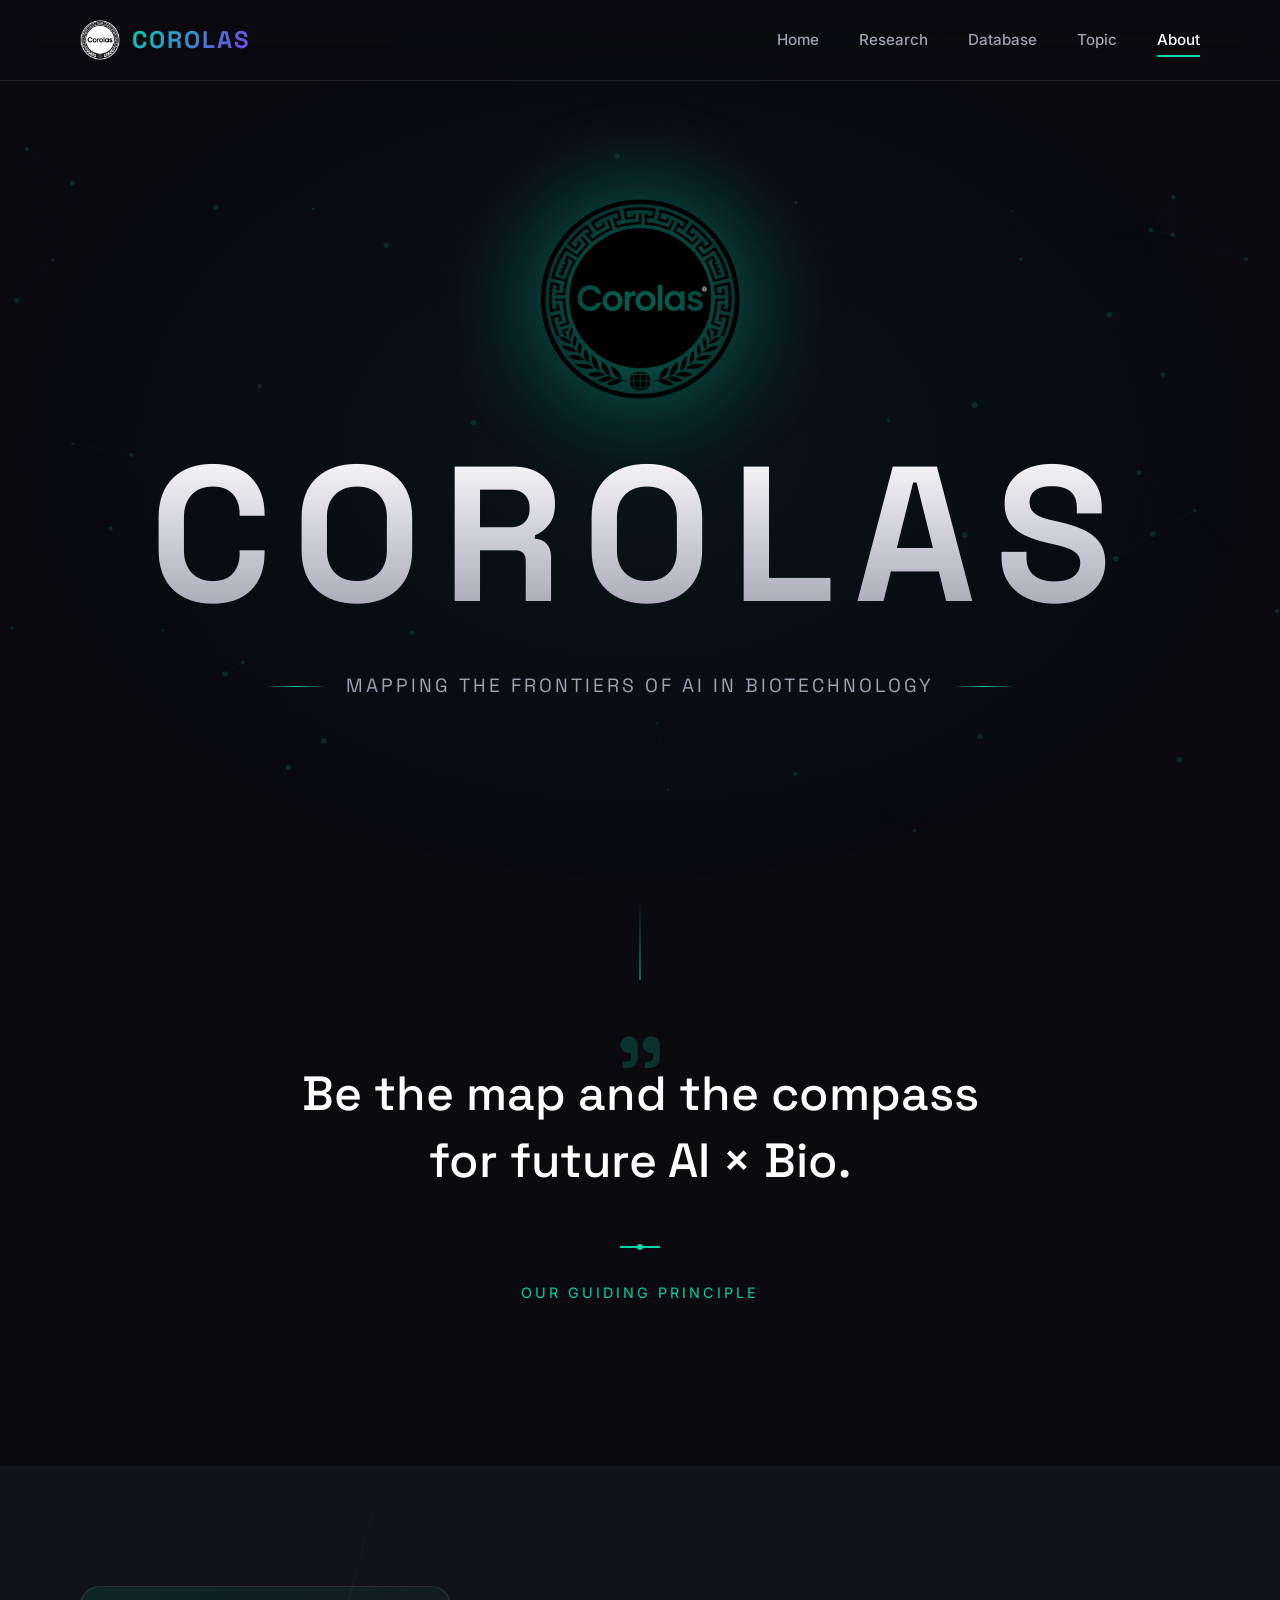
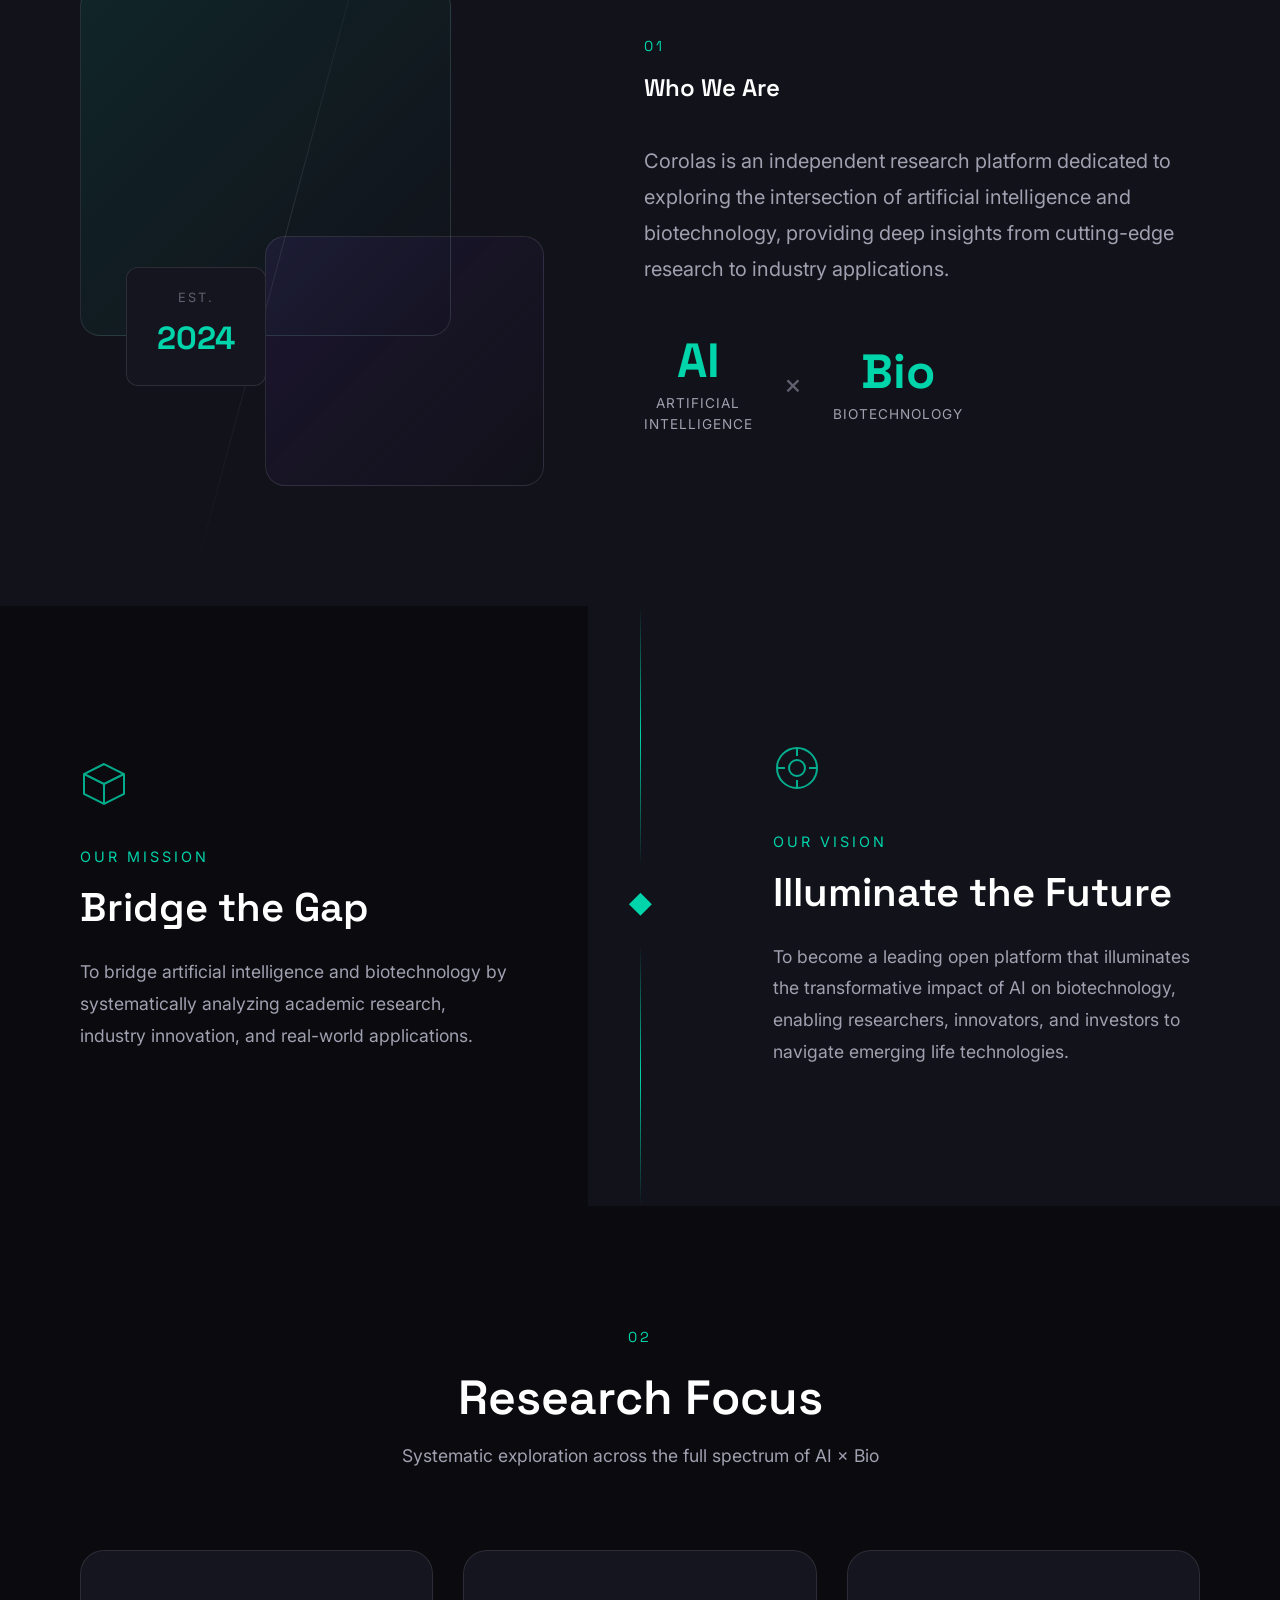
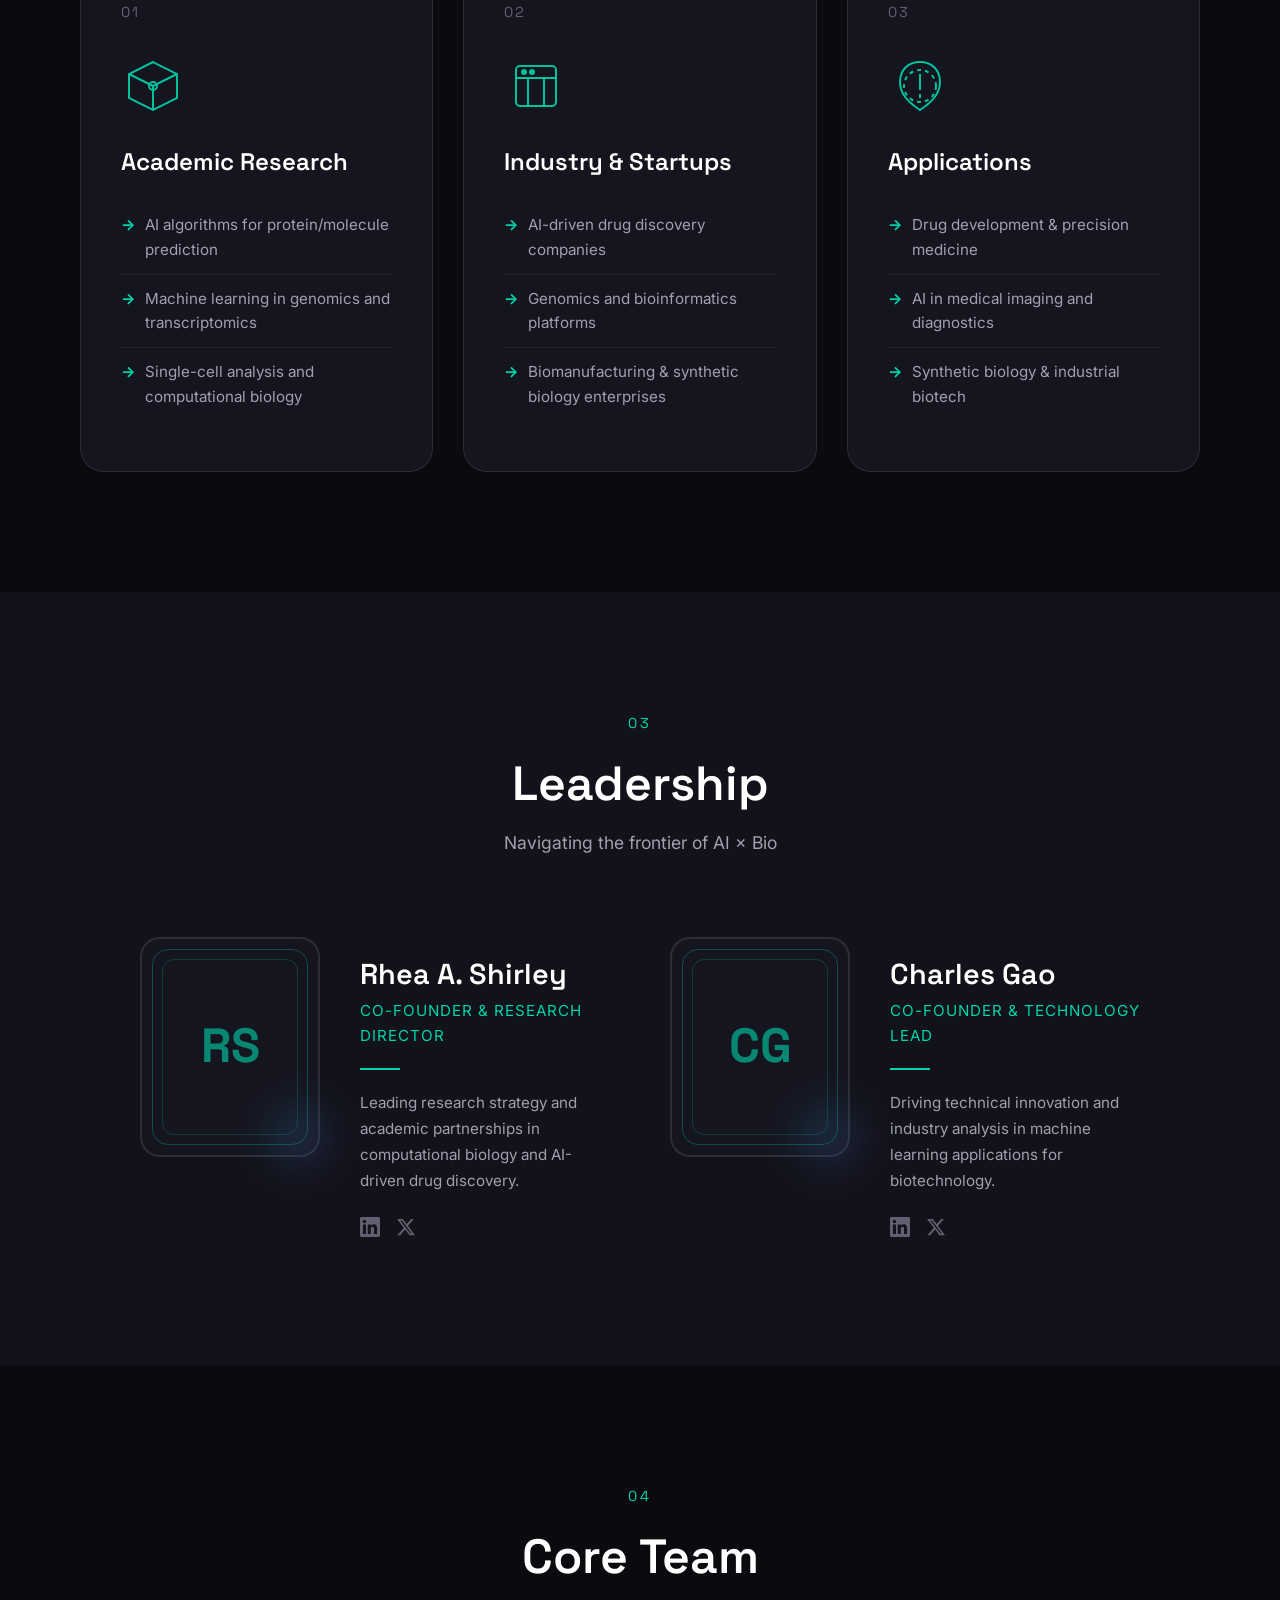
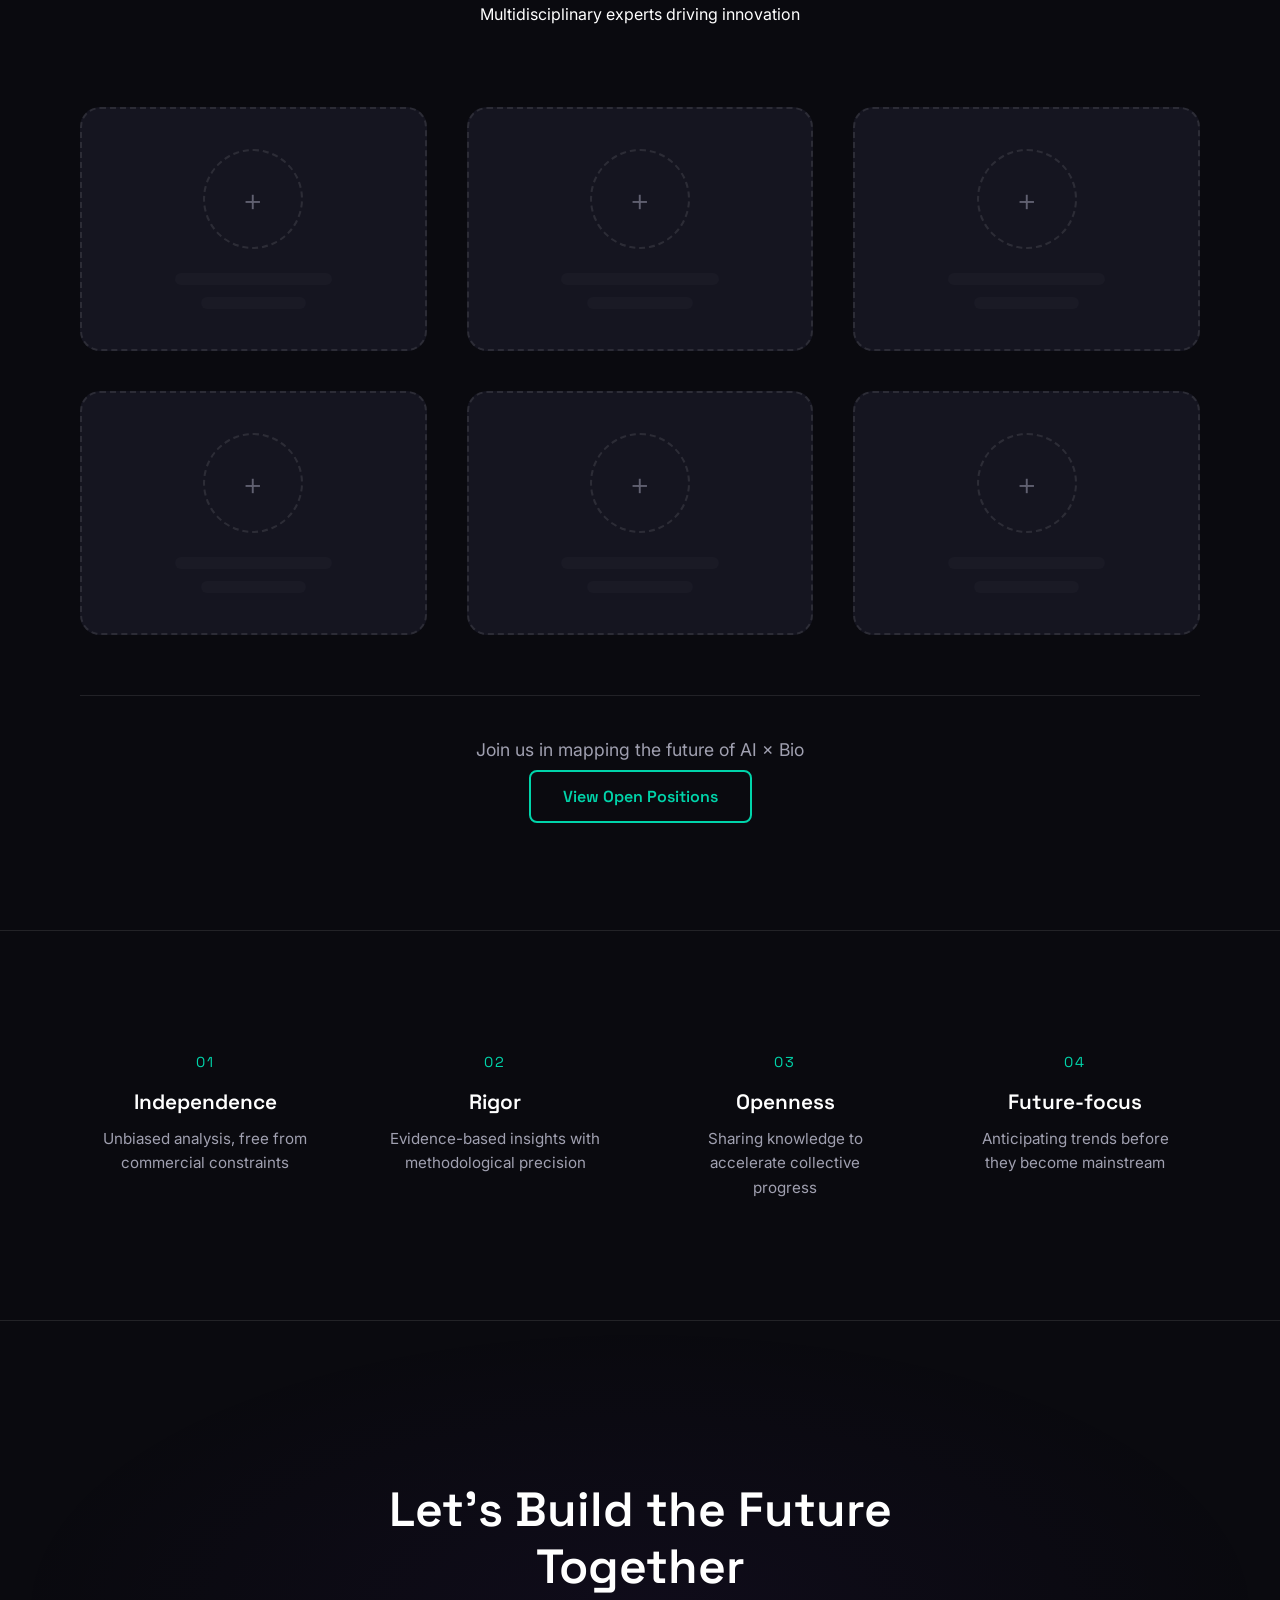
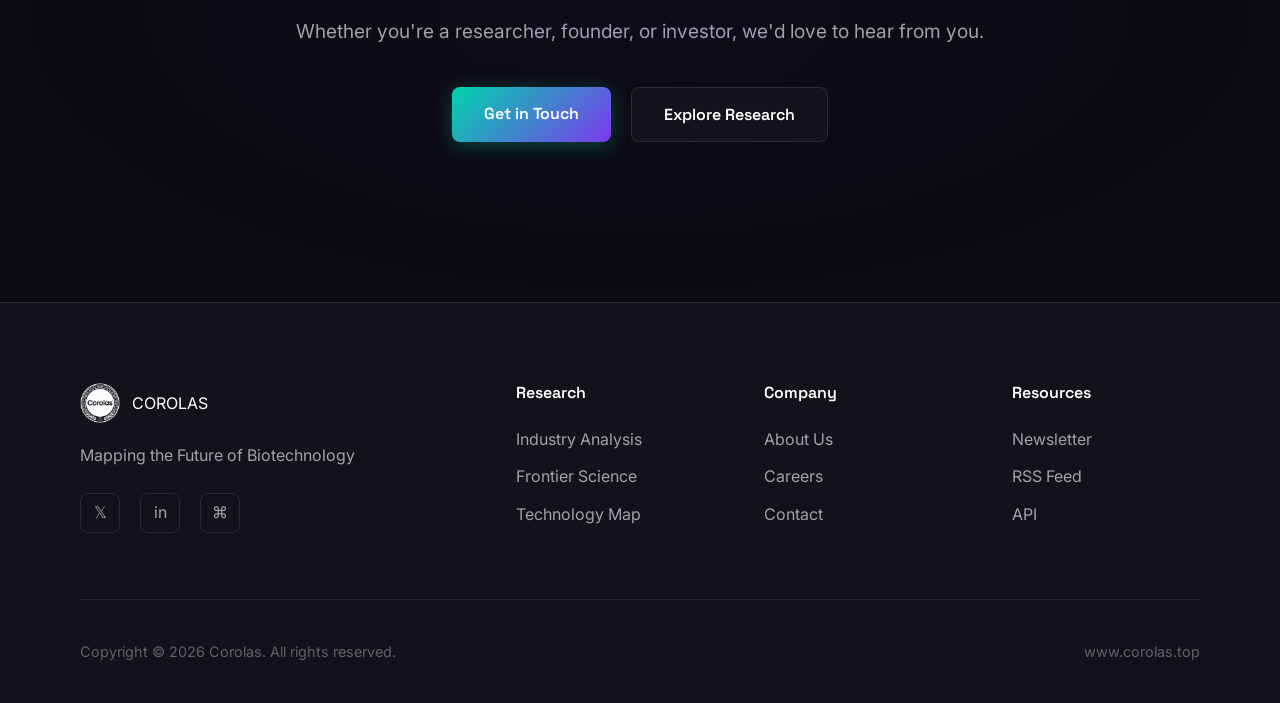
<file: About/About.html>
<!-- index.html -->
<!DOCTYPE html>
<html lang="en">
<head>
    <title>About | Corolas</title>
    <meta charset="UTF-8">
    <meta name="viewport" content="width=device-width, initial-scale=1.0">
    <link rel="icon" type="image/x-icon" href="../assets/icon/favicon.ico">
    <link rel="apple-touch-icon" sizes="180x180" href="../assets/icon/apple-touch-icon.png">
    <link rel="icon" type="image/png" sizes="32x32" href="../assets/icon/favicon-32x32.png">
    <link rel="icon" type="image/png" sizes="16x16" href="../assets/icon/favicon-16x16.png">
    <link rel="manifest" href="../assets/icon/site.webmanifest">
    <link rel="stylesheet" type="text/css" href="../assets/css/style.css">
    <link rel="preconnect" href="https://fonts.googleapis.com">
    <link rel="preconnect" href="https://fonts.gstatic.com" crossorigin>
    <link href="https://fonts.googleapis.com/css2?family=Space+Grotesk:wght@300;400;500;600;700&family=Inter:wght@300;400;500;600&display=swap" rel="stylesheet">
</head>
<body>
    <!-- 动态背景画布 -->
    <canvas id="bg-canvas"></canvas>
    
    <!-- 导航 -->
    <header class="glass-header">
        <div class="logo">
            <img src="../assets/icon/corolas-logo-white.png" alt="Corolas">
            <span class="logo-text">COROLAS</span>
        </div>
        <nav>
            <a href="../index.html">Home</a>
            <a href="../Research/Research.html">Research</a>
            <a href="../Database/Database.html">Database</a>
            <a href="../Topic/Topic.html">Topic</a>
            <a href="About.html" class="active">About</a>
        </nav>
        <button class="mobile-menu-btn" aria-label="Menu">
            <span></span>
            <span></span>
            <span></span>
        </button>
    </header>

    <!-- Hero Section - 巨型Logo展示 -->
    <section class="about-hero">
        <div class="hero-logo-container">
            <div class="giant-logo">
                <img src="../assets/icon/android-chrome-512x512.png" alt="Corolas">
                <div class="logo-glow"></div>
            </div>
            <h1 class="giant-text">COROLAS</h1>
            <div class="hero-tagline">
                <span class="tagline-line"></span>
                <p>Mapping the Frontiers of AI in Biotechnology</p>
                <span class="tagline-line"></span>
            </div>
        </div>
        <div class="scroll-hint">
            <div class="mouse-icon">
                <div class="wheel"></div>
            </div>
        </div>
    </section>

    <!-- Quote Section - 悬浮引用 -->
    <section class="quote-section">
        <div class="quote-container">
            <div class="quote-mark">"</div>
            <blockquote class="main-quote">
                Be the map and the compass<br>
                for future AI × Bio.
            </blockquote>
            <div class="quote-divider">
                <svg width="40" height="10" viewBox="0 0 40 10">
                    <path d="M0 5 L40 5" stroke="var(--accent-primary)" stroke-width="2"/>
                    <circle cx="20" cy="5" r="3" fill="var(--accent-primary)"/>
                </svg>
            </div>
            <div class="quote-meta">
                <span class="quote-label">Our Guiding Principle</span>
            </div>
        </div>
    </section>

    <!-- Identity Section - 对角线布局 -->
    <section class="identity-section">
        <div class="section-background">
            <div class="diagonal-line"></div>
        </div>
        <div class="identity-grid">
            <div class="identity-visual">
                <div class="visual-block primary"></div>
                <div class="visual-block secondary"></div>
                <div class="identity-badge">
                    <span>EST.</span>
                    <strong>2024</strong>
                </div>
            </div>
            <div class="identity-content">
                <div class="section-header-alt">
                    <span class="section-index">01</span>
                    <h2>Who We Are</h2>
                </div>
                <p class="identity-text">
                    Corolas is an independent research platform dedicated to exploring the intersection of artificial intelligence and biotechnology, providing deep insights from cutting-edge research to industry applications.
                </p>
                <div class="identity-stats">
                    <div class="id-stat">
                        <span class="id-number">AI</span>
                        <span class="id-label">Artificial<br>Intelligence</span>
                    </div>
                    <div class="id-stat">
                        <span class="id-symbol">×</span>
                    </div>
                    <div class="id-stat">
                        <span class="id-number">Bio</span>
                        <span class="id-label">Biotechnology</span>
                    </div>
                </div>
            </div>
        </div>
    </section>

    <!-- Mission & Vision - 分屏对比 -->
    <section class="mission-vision-section">
        <div class="mv-container">
            <div class="mv-panel mission-panel">
                <div class="panel-content">
                    <div class="panel-icon">
                        <svg width="48" height="48" viewBox="0 0 48 48" fill="none">
                            <path d="M24 4L4 14V34L24 44L44 34V14L24 4Z" stroke="currentColor" stroke-width="2"/>
                            <path d="M24 24V44" stroke="currentColor" stroke-width="2"/>
                            <path d="M24 24L4 14" stroke="currentColor" stroke-width="2"/>
                            <path d="M24 24L44 14" stroke="currentColor" stroke-width="2"/>
                        </svg>
                    </div>
                    <span class="panel-label">Our Mission</span>
                    <h3>Bridge the Gap</h3>
                    <p>To bridge artificial intelligence and biotechnology by systematically analyzing academic research, industry innovation, and real-world applications.</p>
                    <div class="panel-accent"></div>
                </div>
            </div>
            <div class="mv-divider">
                <div class="divider-line"></div>
                <div class="divider-icon">◆</div>
                <div class="divider-line"></div>
            </div>
            <div class="mv-panel vision-panel">
                <div class="panel-content">
                    <div class="panel-icon">
                        <svg width="48" height="48" viewBox="0 0 48 48" fill="none">
                            <circle cx="24" cy="24" r="20" stroke="currentColor" stroke-width="2"/>
                            <circle cx="24" cy="24" r="8" stroke="currentColor" stroke-width="2"/>
                            <path d="M24 4V12" stroke="currentColor" stroke-width="2"/>
                            <path d="M24 36V44" stroke="currentColor" stroke-width="2"/>
                            <path d="M4 24H12" stroke="currentColor" stroke-width="2"/>
                            <path d="M36 24H44" stroke="currentColor" stroke-width="2"/>
                        </svg>
                    </div>
                    <span class="panel-label">Our Vision</span>
                    <h3>Illuminate the Future</h3>
                    <p>To become a leading open platform that illuminates the transformative impact of AI on biotechnology, enabling researchers, innovators, and investors to navigate emerging life technologies.</p>
                    <div class="panel-accent"></div>
                </div>
            </div>
        </div>
    </section>

    <!-- Research Focus - 三列专业展示 -->
    <section class="research-focus-section">
        <div class="rf-header">
            <span class="section-index">02</span>
            <h2>Research Focus</h2>
            <p>Systematic exploration across the full spectrum of AI × Bio</p>
        </div>
        <div class="rf-grid">
            <div class="rf-card academic">
                <div class="rf-number">01</div>
                <div class="rf-icon">
                    <svg viewBox="0 0 64 64" fill="none" stroke="currentColor" stroke-width="2">
                        <path d="M32 8L8 20V44L32 56L56 44V20L32 8Z"/>
                        <path d="M32 32V56"/>
                        <path d="M32 32L8 20"/>
                        <path d="M32 32L56 20"/>
                        <circle cx="32" cy="32" r="4"/>
                    </svg>
                </div>
                <h3>Academic Research</h3>
                <ul class="rf-list">
                    <li>AI algorithms for protein/molecule prediction</li>
                    <li>Machine learning in genomics and transcriptomics</li>
                    <li>Single-cell analysis and computational biology</li>
                </ul>
                <div class="rf-hover-bg"></div>
            </div>
            <div class="rf-card industry">
                <div class="rf-number">02</div>
                <div class="rf-icon">
                    <svg viewBox="0 0 64 64" fill="none" stroke="currentColor" stroke-width="2">
                        <rect x="12" y="12" width="40" height="40" rx="4"/>
                        <path d="M12 24H52"/>
                        <path d="M24 24V52"/>
                        <path d="M40 24V52"/>
                        <circle cx="20" cy="18" r="2" fill="currentColor"/>
                        <circle cx="28" cy="18" r="2" fill="currentColor"/>
                    </svg>
                </div>
                <h3>Industry & Startups</h3>
                <ul class="rf-list">
                    <li>AI-driven drug discovery companies</li>
                    <li>Genomics and bioinformatics platforms</li>
                    <li>Biomanufacturing & synthetic biology enterprises</li>
                </ul>
                <div class="rf-hover-bg"></div>
            </div>
            <div class="rf-card applications">
                <div class="rf-number">03</div>
                <div class="rf-icon">
                    <svg viewBox="0 0 64 64" fill="none" stroke="currentColor" stroke-width="2">
                        <path d="M32 8C20 8 12 16 12 28C12 40 20 48 32 56C44 48 52 40 52 28C52 16 44 8 32 8Z"/>
                        <path d="M32 20V36"/>
                        <path d="M32 40V44"/>
                        <circle cx="32" cy="32" r="16" stroke-dasharray="4 4"/>
                    </svg>
                </div>
                <h3>Applications</h3>
                <ul class="rf-list">
                    <li>Drug development & precision medicine</li>
                    <li>AI in medical imaging and diagnostics</li>
                    <li>Synthetic biology & industrial biotech</li>
                </ul>
                <div class="rf-hover-bg"></div>
            </div>
        </div>
    </section>

    <!-- Leadership Section - 领航者展示 -->
    <section class="leadership-section">
        <div class="leadership-header">
            <span class="section-index">03</span>
            <h2>Leadership</h2>
            <p>Navigating the frontier of AI × Bio</p>
        </div>
        <div class="leaders-grid">
            <div class="leader-card">
                <div class="leader-portrait">
                    <div class="portrait-placeholder" data-initials="RS">
                        <!-- 预留头像位置 -->
                        <div class="avatar-ring"></div>
                        <div class="avatar-ring-inner"></div>
                        <span class="initials">RS</span>
                    </div>
                    <div class="leader-accent"></div>
                </div>
                <div class="leader-info">
                    <h3>Rhea A. Shirley</h3>
                    <span class="leader-title">Co-Founder & Research Director</span>
                    <div class="leader-line"></div>
                    <p class="leader-bio">
                        Leading research strategy and academic partnerships in computational biology and AI-driven drug discovery.
                    </p>
                    <div class="leader-social">
                        <a href="#" aria-label="LinkedIn">
                            <svg width="20" height="20" viewBox="0 0 24 24" fill="currentColor">
                                <path d="M20.447 20.452h-3.554v-5.569c0-1.328-.027-3.037-1.852-3.037-1.853 0-2.136 1.445-2.136 2.939v5.667H9.351V9h3.414v1.561h.046c.477-.9 1.637-1.85 3.37-1.85 3.601 0 4.267 2.37 4.267 5.455v6.286zM5.337 7.433c-1.144 0-2.063-.926-2.063-2.065 0-1.138.92-2.063 2.063-2.063 1.14 0 2.064.925 2.064 2.063 0 1.139-.925 2.065-2.064 2.065zm1.782 13.019H3.555V9h3.564v11.452zM22.225 0H1.771C.792 0 0 .774 0 1.729v20.542C0 23.227.792 24 1.771 24h20.451C23.2 24 24 23.227 24 22.271V1.729C24 .774 23.2 0 22.222 0h.003z"/>
                            </svg>
                        </a>
                        <a href="#" aria-label="Twitter">
                            <svg width="20" height="20" viewBox="0 0 24 24" fill="currentColor">
                                <path d="M18.244 2.25h3.308l-7.227 8.26 8.502 11.24H16.17l-5.214-6.817L4.99 21.75H1.68l7.73-8.835L1.254 2.25H8.08l4.713 6.231zm-1.161 17.52h1.833L7.084 4.126H5.117z"/>
                            </svg>
                        </a>
                    </div>
                </div>
            </div>
            
            <div class="leader-card">
                <div class="leader-portrait">
                    <div class="portrait-placeholder" data-initials="CG">
                        <!-- 预留头像位置 -->
                        <div class="avatar-ring"></div>
                        <div class="avatar-ring-inner"></div>
                        <span class="initials">CG</span>
                    </div>
                    <div class="leader-accent"></div>
                </div>
                <div class="leader-info">
                    <h3>Charles Gao</h3>
                    <span class="leader-title">Co-Founder & Technology Lead</span>
                    <div class="leader-line"></div>
                    <p class="leader-bio">
                        Driving technical innovation and industry analysis in machine learning applications for biotechnology.
                    </p>
                    <div class="leader-social">
                        <a href="#" aria-label="LinkedIn">
                            <svg width="20" height="20" viewBox="0 0 24 24" fill="currentColor">
                                <path d="M20.447 20.452h-3.554v-5.569c0-1.328-.027-3.037-1.852-3.037-1.853 0-2.136 1.445-2.136 2.939v5.667H9.351V9h3.414v1.561h.046c.477-.9 1.637-1.85 3.37-1.85 3.601 0 4.267 2.37 4.267 5.455v6.286zM5.337 7.433c-1.144 0-2.063-.926-2.063-2.065 0-1.138.92-2.063 2.063-2.063 1.14 0 2.064.925 2.064 2.063 0 1.139-.925 2.065-2.064 2.065zm1.782 13.019H3.555V9h3.564v11.452zM22.225 0H1.771C.792 0 0 .774 0 1.729v20.542C0 23.227.792 24 1.771 24h20.451C23.2 24 24 23.227 24 22.271V1.729C24 .774 23.2 0 22.222 0h.003z"/>
                            </svg>
                        </a>
                        <a href="#" aria-label="Twitter">
                            <svg width="20" height="20" viewBox="0 0 24 24" fill="currentColor">
                                <path d="M18.244 2.25h3.308l-7.227 8.26 8.502 11.24H16.17l-5.214-6.817L4.99 21.75H1.68l7.73-8.835L1.254 2.25H8.08l4.713 6.231zm-1.161 17.52h1.833L7.084 4.126H5.117z"/>
                            </svg>
                        </a>
                    </div>
                </div>
            </div>
        </div>
    </section>

    <!-- Team Grid Section - 团队成员占位 -->
    <section class="team-section-extended">
        <div class="team-header">
            <span class="section-index">04</span>
            <h2>Core Team</h2>
            <p>Multidisciplinary experts driving innovation</p>
        </div>
        <div class="team-grid-large">
            <!-- 预留团队成员位置 -->
            <div class="team-member-placeholder">
                <div class="member-avatar-slot">
                    <div class="slot-ring"></div>
                    <span class="slot-icon">+</span>
                </div>
                <div class="member-info-slot">
                    <div class="slot-line name-line"></div>
                    <div class="slot-line role-line"></div>
                </div>
            </div>
            <div class="team-member-placeholder">
                <div class="member-avatar-slot">
                    <div class="slot-ring"></div>
                    <span class="slot-icon">+</span>
                </div>
                <div class="member-info-slot">
                    <div class="slot-line name-line"></div>
                    <div class="slot-line role-line"></div>
                </div>
            </div>
            <div class="team-member-placeholder">
                <div class="member-avatar-slot">
                    <div class="slot-ring"></div>
                    <span class="slot-icon">+</span>
                </div>
                <div class="member-info-slot">
                    <div class="slot-line name-line"></div>
                    <div class="slot-line role-line"></div>
                </div>
            </div>
            <div class="team-member-placeholder">
                <div class="member-avatar-slot">
                    <div class="slot-ring"></div>
                    <span class="slot-icon">+</span>
                </div>
                <div class="member-info-slot">
                    <div class="slot-line name-line"></div>
                    <div class="slot-line role-line"></div>
                </div>
            </div>
            <div class="team-member-placeholder">
                <div class="member-avatar-slot">
                    <div class="slot-ring"></div>
                    <span class="slot-icon">+</span>
                </div>
                <div class="member-info-slot">
                    <div class="slot-line name-line"></div>
                    <div class="slot-line role-line"></div>
                </div>
            </div>
            <div class="team-member-placeholder">
                <div class="member-avatar-slot">
                    <div class="slot-ring"></div>
                    <span class="slot-icon">+</span>
                </div>
                <div class="member-info-slot">
                    <div class="slot-line name-line"></div>
                    <div class="slot-line role-line"></div>
                </div>
            </div>
        </div>
        <div class="team-cta">
            <p>Join us in mapping the future of AI × Bio</p>
            <a href="mailto:careers@corolas.top" class="btn-outline">View Open Positions</a>
        </div>
    </section>

    <!-- Values/Principles - 极简文字墙 -->
    <section class="values-section">
        <div class="values-container">
            <div class="value-item">
                <span class="value-number">01</span>
                <h4>Independence</h4>
                <p>Unbiased analysis, free from commercial constraints</p>
            </div>
            <div class="value-item">
                <span class="value-number">02</span>
                <h4>Rigor</h4>
                <p>Evidence-based insights with methodological precision</p>
            </div>
            <div class="value-item">
                <span class="value-number">03</span>
                <h4>Openness</h4>
                <p>Sharing knowledge to accelerate collective progress</p>
            </div>
            <div class="value-item">
                <span class="value-number">04</span>
                <h4>Future-focus</h4>
                <p>Anticipating trends before they become mainstream</p>
            </div>
        </div>
    </section>

    <!-- Contact CTA -->
    <section class="contact-section">
        <div class="contact-content">
            <h2>Let's Build the Future Together</h2>
            <p>Whether you're a researcher, founder, or investor, we'd love to hear from you.</p>
            <div class="contact-actions">
                <a href="mailto:hello@corolas.top" class="btn-primary">Get in Touch</a>
                <a href="../Research/Research.html" class="btn-secondary">Explore Research</a>
            </div>
        </div>
    </section>

    <!-- Footer -->
    <footer class="site-footer">
        <div class="footer-grid">
            <div class="footer-brand">
                <div class="logo">
                    <img src="../assets/icon/corolas-logo-white.png" alt="Corolas">
                    <span>COROLAS</span>
                </div>
                <p>Mapping the Future of Biotechnology</p>
                <div class="social-links">
                    <a href="#" aria-label="Twitter">𝕏</a>
                    <a href="#" aria-label="LinkedIn">in</a>
                    <a href="#" aria-label="GitHub">⌘</a>
                </div>
            </div>
            <div class="footer-links">
                <h4>Research</h4>
                <a href="#">Industry Analysis</a>
                <a href="#">Frontier Science</a>
                <a href="#">Technology Map</a>
            </div>
            <div class="footer-links">
                <h4>Company</h4>
                <a href="#">About Us</a>
                <a href="#">Careers</a>
                <a href="#">Contact</a>
            </div>
            <div class="footer-links">
                <h4>Resources</h4>
                <a href="#">Newsletter</a>
                <a href="#">RSS Feed</a>
                <a href="#">API</a>
            </div>
        </div>
        <div class="footer-bottom">
            <p>Copyright © 2026 Corolas. All rights reserved.</p>
            <p>www.corolas.top</p>
        </div>
    </footer>

    <script src="../assets/js/main.js"></script>
        <script>
        // About页面特定的动画
        document.addEventListener('DOMContentLoaded', () => {
            // 巨型Logo视差效果
            const giantLogo = document.querySelector('.giant-logo');
            const giantText = document.querySelector('.giant-text');
            
            window.addEventListener('scroll', () => {
                const scrolled = window.pageYOffset;
                const rate = scrolled * 0.3;
                if (giantLogo) {
                    giantLogo.style.transform = `translateY(${rate}px)`;
                }
                if (giantText) {
                    giantText.style.transform = `translateY(${rate * 0.5}px)`;
                }
            });

            // Quote文字动画
            const quote = document.querySelector('.main-quote');
            if (quote) {
                const observer = new IntersectionObserver((entries) => {
                    entries.forEach(entry => {
                        if (entry.isIntersecting) {
                            entry.target.style.opacity = '1';
                            entry.target.style.transform = 'translateY(0)';
                        }
                    });
                }, { threshold: 0.5 });
                
                quote.style.opacity = '0';
                quote.style.transform = 'translateY(30px)';
                quote.style.transition = 'all 1s ease';
                observer.observe(quote);
            }
        });
    </script>
</body>
</html>
</file>
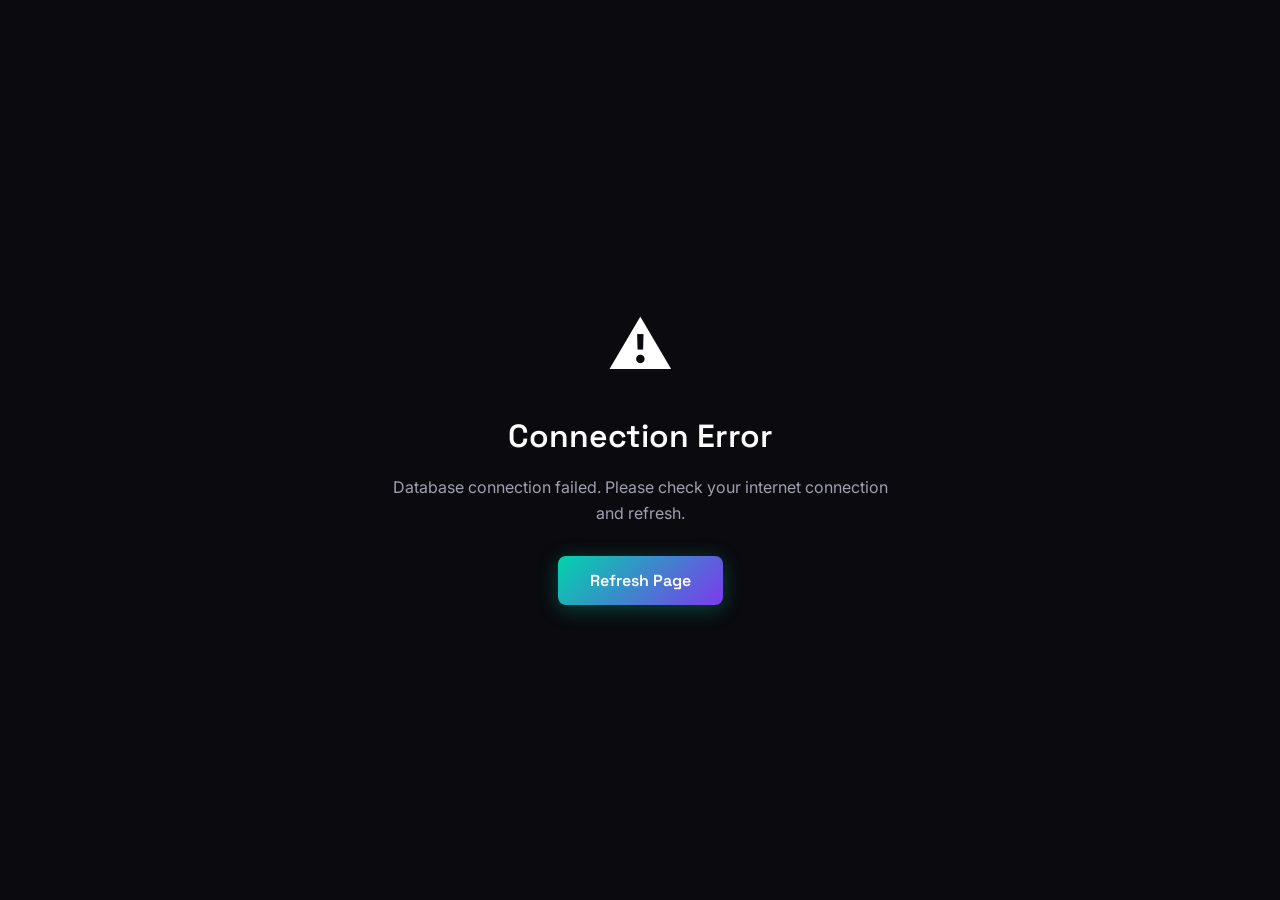
<file: Database/Database.html>
<!DOCTYPE html>
<html lang="en">

<head>
    <meta charset="UTF-8">
    <meta name="viewport" content="width=device-width, initial-scale=1.0">
    <meta http-equiv="Permissions-Policy" content="storage-access=*">
    <title>Rhea Database - Corolas | AI × Bio Intelligence</title>
    <link rel="icon" type="image/x-icon" href="../assets/icon/favicon.ico">
    <link rel="stylesheet" type="text/css" href="../assets/css/style.css">
    <link rel="preconnect" href="https://fonts.googleapis.com">
    <link rel="preconnect" href="https://fonts.gstatic.com" crossorigin>
    <link
        href="https://fonts.googleapis.com/css2?family=Space+Grotesk:wght@300;400;500;600;700&family=Inter:wght@300;400;500;600&family=JetBrains+Mono:wght@400;500&display=swap"
        rel="stylesheet">
    <!-- 使用 esm.sh 作为替代 CDN -->
    <script type="module">
        import { createClient } from 'https://esm.sh/@supabase/supabase-js@2.39.0';
        window.supabaseClient = { createClient };
    </script>
</head>

<body>
    <canvas id="bg-canvas"></canvas>

    <header class="glass-header">
        <div class="logo">
            <img src="../assets/icon/corolas-logo-white.png" alt="Corolas">
            <span class="logo-text">COROLAS</span>
        </div>
        <nav>
            <a href="../index.html">Home</a>
            <a href="../Research/Research.html">Research</a>
            <a href="Database.html" class="active">Database</a>
            <a href="../Topic/Topic.html">Topic</a>
            <a href="../About/About.html">About</a>
        </nav>
        <button class="mobile-menu-btn" aria-label="Menu">
            <span></span>
            <span></span>
            <span></span>
        </button>
    </header>

    <!-- Database Hero -->
    <section class="db-hero">
        <div class="db-hero-content">
            <div class="db-badge">
                <span class="db-status"></span>
                Rhea Database
            </div>
            <h1 class="db-title">Intelligence Repository</h1>
            <p class="db-subtitle">
                Comprehensive mapping of AI × Bio ecosystem.
                Search organizations, key people, products and research papers shaping the future of biotechnology.
            </p>
            <div class="db-stats-bar">
                <div class="db-stat">
                    <span class="db-stat-num" id="org-count">-</span>
                    <span class="db-stat-label">Organizations</span>
                </div>
                <div class="db-stat-divider"></div>
                <div class="db-stat">
                    <span class="db-stat-num" id="people-count">-</span>
                    <span class="db-stat-label">People</span>
                </div>
                <div class="db-stat-divider"></div>
                <div class="db-stat">
                    <span class="db-stat-num" id="product-count">-</span>
                    <span class="db-stat-label">Products</span>
                </div>
                <div class="db-stat-divider"></div>
                <div class="db-stat">
                    <span class="db-stat-num" id="paper-count">-</span>
                    <span class="db-stat-label">Papers</span>
                </div>
            </div>
        </div>
        <div class="db-visual">
            <div class="data-ring ring-1"></div>
            <div class="data-ring ring-2"></div>
            <div class="data-ring ring-3"></div>
            <div class="data-core"></div>
        </div>
    </section>

    <!-- Search Section -->
    <section class="search-section" id="search">
        <div class="search-container">
            <div class="search-tabs">
                <button class="search-tab active" data-tab="organizations">
                    <svg width="20" height="20" viewBox="0 0 24 24" fill="none" stroke="currentColor" stroke-width="2">
                        <rect x="2" y="7" width="20" height="14" rx="2" ry="2"></rect>
                        <path d="M16 21V5a2 2 0 0 0-2-2h-4a2 2 0 0 0-2 2v16"></path>
                    </svg>
                    Organizations
                </button>
                <button class="search-tab" data-tab="people">
                    <svg width="20" height="20" viewBox="0 0 24 24" fill="none" stroke="currentColor" stroke-width="2">
                        <path d="M20 21v-2a4 4 0 0 0-4-4H8a4 4 0 0 0-4 4v2"></path>
                        <circle cx="12" cy="7" r="4"></circle>
                    </svg>
                    People
                </button>
                <button class="search-tab" data-tab="products">
                    <svg width="20" height="20" viewBox="0 0 24 24" fill="none" stroke="currentColor" stroke-width="2">
                        <path d="M12 2L2 7l10 5 10-5-10-5zM2 17l10 5 10-5M2 12l10 5 10-5"></path>
                    </svg>
                    Products
                </button>
                <button class="search-tab" data-tab="papers">
                    <svg width="20" height="20" viewBox="0 0 24 24" fill="none" stroke="currentColor" stroke-width="2">
                        <path d="M14 2H6a2 2 0 0 0-2 2v16a2 2 0 0 0 2 2h12a2 2 0 0 0 2-2V8z"></path>
                        <polyline points="14 2 14 8 20 8"></polyline>
                        <line x1="16" y1="13" x2="8" y2="13"></line>
                        <line x1="16" y1="17" x2="8" y2="17"></line>
                        <polyline points="10 9 9 9 8 9"></polyline>
                    </svg>
                    Papers
                </button>
            </div>

            <div class="search-box-wrapper">
                <div class="search-icon">
                    <svg width="24" height="24" viewBox="0 0 24 24" fill="none" stroke="currentColor" stroke-width="2">
                        <circle cx="11" cy="11" r="8"></circle>
                        <path d="m21 21-4.35-4.35"></path>
                    </svg>
                </div>
                <input type="text" class="search-input" id="search-input"
                    placeholder="Search organizations, companies, labs..." autocomplete="off">
                <div class="search-shortcut">
                    <kbd>Ctrl</kbd> <kbd>K</kbd>
                </div>
                <button class="search-clear" id="search-clear" aria-label="Clear search">
                    <svg width="20" height="20" viewBox="0 0 24 24" fill="none" stroke="currentColor" stroke-width="2">
                        <line x1="18" y1="6" x2="6" y2="18"></line>
                        <line x1="6" y1="6" x2="18" y2="18"></line>
                    </svg>
                </button>
            </div>

            <div class="search-filters" id="search-filters">
                <span class="filter-label">Filter by:</span>
                <button class="filter-chip active" data-filter="all">All Fields</button>
                <button class="filter-chip" data-filter="Agriculture & Food">Agriculture & Food</button>
                <button class="filter-chip" data-filter="Diagnostics & Imaging">Diagnostics & Imaging</button>
                <button class="filter-chip" data-filter="Drug Discovery">Drug Discovery</button>
                <button class="filter-chip" data-filter="Genomics & Multi-omics">Genomics & Multi-omics</button>
                <button class="filter-chip" data-filter="Longevity & Aging">Longevity & Aging</button>
                <button class="filter-chip" data-filter="Precision Medicine">Precision Medicine</button>
                <button class="filter-chip" data-filter="Protein & Structural Biology">Protein & Structural
                    Biology</button>
                <button class="filter-chip" data-filter="Synthetic Biology">Synthetic Biology</button>
            </div>
        </div>
    </section>

    <!-- Results Section -->
    <section class="results-section" id="results">
        <div class="results-header">
            <div class="results-info">
                <h2 id="results-title">All Entries</h2>
                <span class="results-count" id="results-count">Initializing...</span>
            </div>
            <div class="results-view-toggle">
                <button class="view-btn active" data-view="grid" aria-label="Grid view">
                    <svg width="20" height="20" viewBox="0 0 24 24" fill="none" stroke="currentColor" stroke-width="2">
                        <rect x="3" y="3" width="7" height="7"></rect>
                        <rect x="14" y="3" width="7" height="7"></rect>
                        <rect x="14" y="14" width="7" height="7"></rect>
                        <rect x="3" y="14" width="7" height="7"></rect>
                    </svg>
                </button>
                <button class="view-btn" data-view="list" aria-label="List view">
                    <svg width="20" height="20" viewBox="0 0 24 24" fill="none" stroke="currentColor" stroke-width="2">
                        <line x1="8" y1="6" x2="21" y2="6"></line>
                        <line x1="8" y1="12" x2="21" y2="12"></line>
                        <line x1="8" y1="18" x2="21" y2="18"></line>
                        <line x1="3" y1="6" x2="3.01" y2="6"></line>
                        <line x1="3" y1="12" x2="3.01" y2="12"></line>
                        <line x1="3" y1="18" x2="3.01" y2="18"></line>
                    </svg>
                </button>
            </div>
        </div>

        <div class="results-grid" id="results-grid">
            <div class="loading-state" id="loading-state">
                <div class="loading-spinner"></div>
                <p>Connecting to Rhea Database...</p>
            </div>
            <div class="empty-state" id="empty-state" style="display: none;">
                <div class="empty-icon">
                    <svg width="64" height="64" viewBox="0 0 24 24" fill="none" stroke="currentColor"
                        stroke-width="1.5">
                        <circle cx="11" cy="11" r="8"></circle>
                        <path d="m21 21-4.35-4.35"></path>
                        <path d="M8 8l6 6"></path>
                        <path d="M14 8l-6 6"></path>
                    </svg>
                </div>
                <h3>No results found</h3>
                <p>Try adjusting your search terms or filters</p>
            </div>
        </div>

        <div class="load-more" id="load-more" style="display: none;">
             <!-- Load more button will be injected here -->
        </div>
    </section>

    <!-- Featured Sections -->
    <section class="featured-db-section" id="featured-section">
        <div class="featured-category">
            <div class="featured-header">
                <span class="section-index">01</span>
                <h2>Leading Organizations</h2>
                <p>Pioneering institutions at the forefront of AI × Bio innovation</p>
            </div>
            <div class="featured-grid" id="featured-organizations">
                <div class="loading-state small">
                    <div class="loading-spinner"></div>
                </div>
            </div>
        </div>

        <div class="featured-category">
            <div class="featured-header">
                <span class="section-index">02</span>
                <h2>Important Figures</h2>
                <p>Key researchers, founders, and leaders shaping the field</p>
            </div>
            <div class="featured-grid" id="featured-people">
                <div class="loading-state small">
                    <div class="loading-spinner"></div>
                </div>
            </div>
        </div>

        <div class="featured-category">
            <div class="featured-header">
                <span class="section-index">03</span>
                <h2>Key Products</h2>
                <p>Groundbreaking platforms, tools, and technologies</p>
            </div>
            <div class="featured-grid" id="featured-products">
                <div class="loading-state small">
                    <div class="loading-spinner"></div>
                </div>
            </div>
        </div>

        <div class="featured-category">
            <div class="featured-header">
                <span class="section-index">04</span>
                <h2>Significant Papers</h2>
                <p>Influential research publications driving the field forward</p>
            </div>
            <div class="featured-grid papers-grid" id="featured-papers">
                <div class="loading-state small">
                    <div class="loading-spinner"></div>
                </div>
            </div>
        </div>
    </section>

    <footer class="site-footer">
        <div class="footer-grid">
            <div class="footer-brand">
                <div class="logo">
                    <img src="../assets/icon/corolas-logo-white.png" alt="Corolas">
                    <span>COROLAS</span>
                </div>
                <p>Mapping the Frontiers of AI in Biotechnology</p>
                <div class="social-links">
                    <a href="#" aria-label="Twitter">𝕏</a>
                    <a href="#" aria-label="LinkedIn">in</a>
                    <a href="#" aria-label="GitHub">⌘</a>
                </div>
            </div>
            <div class="footer-links">
                <h4>Database</h4>
                <a href="#">Organizations</a>
                <a href="#">People</a>
                <a href="#">Products</a>
                <a href="#">Papers</a>
            </div>
            <div class="footer-links">
                <h4>Company</h4>
                <a href="../About/About.html">About</a>
                <a href="#">Team</a>
                <a href="#">Careers</a>
            </div>
            <div class="footer-links">
                <h4>Connect</h4>
                <a href="#">Contact</a>
                <a href="#">Newsletter</a>
                <a href="#">RSS</a>
            </div>
        </div>
        <div class="footer-bottom">
            <p>Copyright © 2026 Corolas. All rights reserved.</p>
            <p>www.corolas.top</p>
        </div>
    </footer>

    <script type="module">
        // Supabase Configuration
        const SUPABASE_URL = 'https://utfcnjaspqklrirxpwlg.supabase.co';
        const SUPABASE_KEY = 'sb_publishable_KhL5BB287kmaFplwyF5nTg_VFM2OWRp';

        // Initialize Supabase client using ES module
        let supabase;
        try {
            supabase = window.supabaseClient.createClient(SUPABASE_URL, SUPABASE_KEY, {
                auth: {
                    persistSession: false,
                    autoRefreshToken: false
                },
                global: {
                    headers: {
                        'X-Client-Info': 'rhea-database'
                    }
                }
            });
            console.log('Supabase client initialized successfully');
        } catch (error) {
            console.error('Failed to initialize Supabase:', error);
            showFatalError('Database connection failed. Please check your internet connection and refresh.');
        }

        // Application State
        const state = {
            currentTab: 'organizations',
            currentFilter: 'all',
            searchQuery: '',
            viewMode: 'grid',
            data: {
                organizations: [],
                people: [],
                products: [],
                papers: []
            },
            pagination: {
                itemsPerPage: 6,
                currentPage: 1,
                totalItems: 0
            },
            loading: true,
            initialized: false
        };

        // DOM Elements
        const searchInput = document.getElementById('search-input');
        const searchClear = document.getElementById('search-clear');
        const searchTabs = document.querySelectorAll('.search-tab');
        const filterChips = document.querySelectorAll('.filter-chip');
        const viewBtns = document.querySelectorAll('.view-btn');
        const resultsGrid = document.getElementById('results-grid');
        const resultsTitle = document.getElementById('results-title');
        const resultsCount = document.getElementById('results-count');
        const loadingState = document.getElementById('loading-state');
        const emptyState = document.getElementById('empty-state');
        const featuredSection = document.getElementById('featured-section');

        // Initialize Application
        document.addEventListener('DOMContentLoaded', async () => {
            if (!supabase) return;

            setupEventListeners();
            await initializeData();
        });

        async function initializeData() {
            try {
                resultsCount.textContent = 'Loading data...';

                // Fetch all data in parallel with error handling for each
                const [orgsResult, peopleResult, productsResult, papersResult] = await Promise.all([
                    fetchOrganizations().catch(e => { console.error('Orgs error:', e); return []; }),
                    fetchPeople().catch(e => { console.error('People error:', e); return []; }),
                    fetchProducts().catch(e => { console.error('Products error:', e); return []; }),
                    fetchPapers().catch(e => { console.error('Papers error:', e); return []; })
                ]);

                state.data.organizations = orgsResult;
                state.data.people = peopleResult;
                state.data.products = productsResult;
                state.data.papers = papersResult;

                state.loading = false;
                state.initialized = true;

                // Update UI
                updateStats();
                renderAllFeatured();
                performSearch();

                // Hide main loading state
                if (loadingState) loadingState.style.display = 'none';

                console.log('Data loaded:', {
                    orgs: state.data.organizations.length,
                    people: state.data.people.length,
                    products: state.data.products.length,
                    papers: state.data.papers.length
                });

            } catch (error) {
                console.error('Error initializing data:', error);
                showError('Failed to load database. Please refresh the page.');
            }
        }

        // Supabase Fetch Functions with retry logic
        async function fetchWithRetry(fetchFn, retries = 3) {
            for (let i = 0; i < retries; i++) {
                try {
                    return await fetchFn();
                } catch (error) {
                    if (i === retries - 1) throw error;
                    await new Promise(r => setTimeout(r, 1000 * (i + 1)));
                }
            }
        }

        async function fetchOrganizations() {
            const { data, error } = await supabase
                .from('organizations')
                .select('*')
                .eq('status', 'active')
                .limit(100);

            if (error) throw error;
            return (data || []).map(org => ({
                ...org,
                type: 'organization',
                field: parseField(org.field),
                founders: parseArray(org.founders),
                technologies_and_products: parseArray(org.technologies_and_products)
            }));
        }

        async function fetchPeople() {
            const { data, error } = await supabase
                .from('people')
                .select('*')
                .eq('status', 'active')
                .limit(100);

            if (error) throw error;
            return (data || []).map(person => ({
                ...person,
                type: 'people',
                field: parseField(person.field),
                org_id: parseArray(person.org_id),
                features: parseArray(person.features),
                paper_title: parseArray(person.paper_title)
            })).filter(p => p.name); // Filter out entries without names
        }

        async function fetchProducts() {
            const { data, error } = await supabase
                .from('products')
                .select('*')
                .eq('status', 'active')
                .limit(100);

            if (error) throw error;
            return (data || []).map(product => ({
                ...product,
                type: 'product',
                field: parseField(product.field),
                features: parseArray(product.features)
            })).filter(p => p.pro_id); // Filter out entries without IDs
        }

        async function fetchPapers() {
            const { data, error } = await supabase
                .from('papers')
                .select('*')
                .eq('status', 'active')
                .limit(100);

            if (error) throw error;
            return (data || []).map(paper => ({
                ...paper,
                type: 'paper',
                field: parseField(paper.field),
                authors: parseArray(paper.authors)
            })).filter(p => p.title); // Filter out entries without titles
        }

        // Helper Functions for Parsing Supabase Data
        function parseField(field) {
            if (!field) return [];
            if (Array.isArray(field)) return field;
            if (typeof field === 'string') {
                try {
                    const parsed = JSON.parse(field);
                    return Array.isArray(parsed) ? parsed : [field];
                } catch {
                    return field.split(/[,;]/).map(f => f.trim()).filter(f => f);
                }
            }
            return [];
        }

        function parseArray(value) {
            if (!value) return [];
            if (Array.isArray(value)) return value;
            if (typeof value === 'string') {
                try {
                    const parsed = JSON.parse(value);
                    return Array.isArray(parsed) ? parsed : [value];
                } catch {
                    return value.split(/[,;]/).map(v => v.trim()).filter(v => v);
                }
            }
            return [];
        }

        function setupEventListeners() {
            // Tab switching
            searchTabs.forEach(tab => {
                tab.addEventListener('click', () => {
                    searchTabs.forEach(t => t.classList.remove('active'));
                    tab.classList.add('active');
                    state.currentTab = tab.dataset.tab;
                    updateSearchPlaceholder();
                    performSearch();
                });
            });

            // Search input with debounce
            let debounceTimer;
            searchInput.addEventListener('input', (e) => {
                clearTimeout(debounceTimer);
                debounceTimer = setTimeout(() => {
                    state.searchQuery = e.target.value.toLowerCase().trim();
                    toggleClearButton();
                    performSearch();
                }, 300);
            });

            // Clear button
            searchClear.addEventListener('click', () => {
                searchInput.value = '';
                state.searchQuery = '';
                toggleClearButton();
                performSearch();
                searchInput.focus();
            });

            // Filters
            filterChips.forEach(chip => {
                chip.addEventListener('click', () => {
                    filterChips.forEach(c => c.classList.remove('active'));
                    chip.classList.add('active');
                    state.currentFilter = chip.dataset.filter;
                    performSearch();
                });
            });

            // View toggle
            viewBtns.forEach(btn => {
                btn.addEventListener('click', () => {
                    viewBtns.forEach(b => b.classList.remove('active'));
                    btn.classList.add('active');
                    state.viewMode = btn.dataset.view;
                    resultsGrid.classList.toggle('list-view', state.viewMode === 'list');
                });
            });

            // Keyboard shortcut
            document.addEventListener('keydown', (e) => {
                if ((e.ctrlKey || e.metaKey) && e.key === 'k') {
                    e.preventDefault();
                    searchInput.focus();
                }
            });
        }

        function updateSearchPlaceholder() {
            const placeholders = {
                organizations: 'Search organizations, companies, labs...',
                people: 'Search researchers, founders, scientists...',
                products: 'Search AI models, platforms, tools...',
                papers: 'Search papers, publications, research...'
            };
            searchInput.placeholder = placeholders[state.currentTab];
        }

        function toggleClearButton() {
            searchClear.style.display = state.searchQuery ? 'flex' : 'none';
        }

        function performSearch() {
            if (!state.initialized) return;

            const data = state.data[state.currentTab] || [];
            let filtered = [...data];

            // Apply search filter
            if (state.searchQuery) {
                filtered = filtered.filter(item => {
                    const searchFields = [
                        item.name || item.title || item.official_name || item.pro_id || '',
                        item.description || item.abstract || '',
                        ...(item.field || [])
                    ].join(' ').toLowerCase();
                    return searchFields.includes(state.searchQuery);
                });
            }

            // Apply field filter
            if (state.currentFilter !== 'all') {
                filtered = filtered.filter(item =>
                    item.field && item.field.some(f =>
                        f.toLowerCase().includes(state.currentFilter.toLowerCase())
                    )
                );
            }

            // Update pagination state
            state.pagination.totalItems = filtered.length;
            state.pagination.currentPage = 1;

            // Only render the current page of results
            renderPaginatedResults(filtered);
            updateResultsHeader(filtered.length);

            // Show/hide featured sections based on search
            const isSearching = state.searchQuery !== '' || state.currentFilter !== 'all';
            featuredSection.style.display = isSearching ? 'none' : 'block';

            // Scroll to results if searching
            if (isSearching) {
                document.getElementById('results').scrollIntoView({ behavior: 'smooth', block: 'start' });
            }
        }

        function renderPaginatedResults(items) {
            const { itemsPerPage, currentPage } = state.pagination;
            const startIndex = 0;
            const endIndex = currentPage * itemsPerPage;
            const paginatedItems = items.slice(startIndex, endIndex);
            const hasMore = endIndex < items.length;

            if (paginatedItems.length === 0) {
                resultsGrid.innerHTML = '';
                resultsGrid.appendChild(emptyState);
                emptyState.style.display = 'flex';
                document.getElementById('load-more').style.display = 'none';
                return;
            }

            emptyState.style.display = 'none';

            // For the first page, replace content. For subsequent pages, append new items.
            if (currentPage === 1) {
                resultsGrid.innerHTML = paginatedItems.map(item => createCardHTML(item)).join('');
            } else {
                const newCards = paginatedItems.slice((currentPage - 1) * itemsPerPage).map(item => createCardHTML(item)).join('');
                resultsGrid.insertAdjacentHTML('beforeend', newCards);
            }

            const loadMoreBtn = document.getElementById('load-more');
            if (hasMore) {
                loadMoreBtn.style.display = 'block';
                loadMoreBtn.innerHTML = `<button class="btn-secondary" onclick="loadMore()">Load More (${items.length - endIndex} remaining)</button>`;
            } else {
                loadMoreBtn.style.display = 'none';
            }

            // Add expand functionality
            document.querySelectorAll('.card-expand-btn').forEach(btn => {
                btn.addEventListener('click', (e) => {
                    const card = e.target.closest('.db-card');
                    card.classList.toggle('expanded');
                    const icon = btn.querySelector('svg');
                    if (icon) {
                        icon.style.transform = card.classList.contains('expanded') ? 'rotate(180deg)' : '';
                    }
                });
            });
        }

        window.loadMore = function () {
            state.pagination.currentPage++;
            const data = state.data[state.currentTab] || [];

            // Re-apply filters to get the full filtered list, then render the next page
            let filtered = [...data];
            if (state.searchQuery) {
                filtered = filtered.filter(item => {
                    const searchFields = [
                        item.name || item.title || item.official_name || item.pro_id || '',
                        item.description || item.abstract || '',
                        ...(item.field || [])
                    ].join(' ').toLowerCase();
                    return searchFields.includes(state.searchQuery);
                });
            }
            if (state.currentFilter !== 'all') {
                filtered = filtered.filter(item =>
                    item.field && item.field.some(f =>
                        f.toLowerCase().includes(state.currentFilter.toLowerCase())
                    )
                );
            }

            renderPaginatedResults(filtered);
        }


        function createCardHTML(item) {
            const type = item.type;

            switch (type) {
                case 'organization':
                    return createOrganizationCard(item);
                case 'people':
                    return createPeopleCard(item);
                case 'product':
                    return createProductCard(item);
                case 'paper':
                    return createPaperCard(item);
                default:
                    return '';
            }
        }

        function createOrganizationCard(org) {
            const fieldsHTML = (org.field || []).map(f => `<span class="field-tag">${f}</span>`).join('');
            const techsHTML = (org.technologies_and_products || []).slice(0, 3).map(t =>
                `<span class="tech-tag">${t}</span>`
            ).join('');

            return `
                <article class="db-card" data-type="organization">
                    <div class="card-header">
                        <div class="card-icon organization-icon">Org</div>
                        <div class="card-title-group">
                            <h3 class="card-title">${org.official_name || org.org_id || 'Unknown'}</h3>
                            <div class="card-fields">${fieldsHTML}</div>
                        </div>
                        <button class="card-expand-btn" aria-label="Expand details">
                            <svg width="20" height="20" viewBox="0 0 24 24" fill="none" stroke="currentColor" stroke-width="2">
                                <polyline points="6 9 12 15 18 9"></polyline>
                            </svg>
                        </button>
                    </div>
                    <div class="card-body">
                        <p class="card-description">${org.description || 'No description available.'}</p>
                        <div class="card-meta">
                            <span class="meta-item">
                                <svg width="14" height="14" viewBox="0 0 24 24" fill="none" stroke="currentColor" stroke-width="2">
                                    <path d="M21 10c0 7-9 13-9 13s-9-6-9-13a9 9 0 0 1 18 0z"></path>
                                    <circle cx="12" cy="10" r="3"></circle>
                                </svg>
                                ${org.location || 'Location unknown'}
                            </span>
                            <span class="meta-item">
                                <svg width="14" height="14" viewBox="0 0 24 24" fill="none" stroke="currentColor" stroke-width="2">
                                    <rect x="3" y="4" width="18" height="18" rx="2" ry="2"></rect>
                                    <line x1="16" y1="2" x2="16" y2="6"></line>
                                    <line x1="8" y1="2" x2="8" y2="6"></line>
                                    <line x1="3" y1="10" x2="21" y2="10"></line>
                                </svg>
                                Founded ${org.founded_date || 'N/A'}
                            </span>
                            <span class="meta-item">
                                <svg width="14" height="14" viewBox="0 0 24 24" fill="none" stroke="currentColor" stroke-width="2">
                                    <line x1="12" y1="1" x2="12" y2="23"></line>
                                    <path d="M17 5H9.5a3.5 3.5 0 0 0 0 7h5a3.5 3.5 0 0 1 0 7H6"></path>
                                </svg>
                                ${org.market_cap || 'N/A'}
                            </span>
                        </div>
                    </div>
                    <div class="card-expandable">
                        <div class="card-details">
                            <div class="detail-section">
                                <h5>Category</h5>
                                <p>${org.organization_category || 'N/A'}</p>
                            </div>
                            <div class="detail-section">
                                <h5>Role</h5>
                                <p>${org.role || 'N/A'}</p>
                            </div>
                            <div class="detail-section">
                                <h5>Founders</h5>
                                <p>${(org.founders || []).join(', ') || 'N/A'}</p>
                            </div>
                            <div class="detail-section">
                                <h5>Technologies</h5>
                                <div class="tech-tags">${techsHTML || 'N/A'}</div>
                            </div>
                        </div>
                        <div class="card-actions">
                            ${org.website ? `<a href="${org.website}" target="_blank" rel="noopener" class="btn-text">Visit Website →</a>` : ''}
                        </div>
                    </div>
                </article>
            `;
        }

        function createPeopleCard(person) {
            const fieldsHTML = (person.field || []).map(f => `<span class="field-tag">${f}</span>`).join('');
            const orgsHTML = (person.org_id || []).join(', ');

            return `
                <article class="db-card" data-type="people">
                    <div class="card-header">
                        <div class="card-icon people-icon">Ppl</div>
                        <div class="card-title-group">
                            <h3 class="card-title">${person.name}</h3>
                            <div class="card-fields">${fieldsHTML}</div>
                        </div>
                        <button class="card-expand-btn" aria-label="Expand details">
                            <svg width="20" height="20" viewBox="0 0 24 24" fill="none" stroke="currentColor" stroke-width="2">
                                <polyline points="6 9 12 15 18 9"></polyline>
                            </svg>
                        </button>
                    </div>
                    <div class="card-body">
                        <p class="card-description">${person.description || 'No description available.'}</p>
                        <div class="card-meta">
                            <span class="meta-item">
                                <svg width="14" height="14" viewBox="0 0 24 24" fill="none" stroke="currentColor" stroke-width="2">
                                    <path d="M20 21v-2a4 4 0 0 0-4-4H8a4 4 0 0 0-4 4v2"></path>
                                    <circle cx="12" cy="7" r="4"></circle>
                                </svg>
                                ${person.position || 'Position unknown'}
                            </span>
                            <span class="meta-item">
                                <svg width="14" height="14" viewBox="0 0 24 24" fill="none" stroke="currentColor" stroke-width="2">
                                    <rect x="2" y="7" width="20" height="14" rx="2" ry="2"></rect>
                                    <path d="M16 21V5a2 2 0 0 0-2-2h-4a2 2 0 0 0-2 2v16"></path>
                                </svg>
                                ${orgsHTML || 'Organization unknown'}
                            </span>
                            <span class="meta-item">
                                <svg width="14" height="14" viewBox="0 0 24 24" fill="none" stroke="currentColor" stroke-width="2">
                                    <path d="M14 2H6a2 2 0 0 0-2 2v16a2 2 0 0 0 2 2h12a2 2 0 0 0 2-2V8z"></path>
                                    <polyline points="14 2 14 8 20 8"></polyline>
                                </svg>
                                ${person.academic_degree || 'N/A'}
                            </span>
                        </div>
                    </div>
                    <div class="card-expandable">
                        <div class="card-details">
                            <div class="detail-section">
                                <h5>Notable Papers</h5>
                                <ul class="feature-list">
                                    ${(person.paper_title || []).filter(p => p).slice(0, 3).map(p => `<li>${p}</li>`).join('') || '<li>No papers listed</li>'}
                                </ul>
                            </div>
                            <div class="detail-section">
                                <h5>Key Features</h5>
                                <div class="tech-tags">
                                    ${(person.features || []).filter(f => f).map(f => `<span class="tech-tag">${f}</span>`).join('') || 'N/A'}
                                </div>
                            </div>
                        </div>
                        <div class="card-actions">
                            ${person.link ? `<a href="${person.link}" target="_blank" rel="noopener" class="btn-text">View Profile →</a>` : ''}
                        </div>
                    </div>
                </article>
            `;
        }

        function createProductCard(product) {
            const fieldsHTML = (product.field || []).map(f => `<span class="field-tag">${f}</span>`).join('');
            const featuresHTML = (product.features || []).filter(f => f).slice(0, 3).map(f =>
                `<li>${f}</li>`
            ).join('');

            return `
                <article class="db-card" data-type="product">
                    <div class="card-header">
                        <div class="card-icon product-icon">Prd</div>
                        <div class="card-title-group">
                            <h3 class="card-title">${product.pro_id || 'Unknown'}</h3>
                            <div class="card-fields">${fieldsHTML}</div>
                        </div>
                        <button class="card-expand-btn" aria-label="Expand details">
                            <svg width="20" height="20" viewBox="0 0 24 24" fill="none" stroke="currentColor" stroke-width="2">
                                <polyline points="6 9 12 15 18 9"></polyline>
                            </svg>
                        </button>
                    </div>
                    <div class="card-body">
                        <p class="card-description">${product.description || 'No description available.'}</p>
                        <div class="card-meta">
                            <span class="meta-item">
                                <svg width="14" height="14" viewBox="0 0 24 24" fill="none" stroke="currentColor" stroke-width="2">
                                    <rect x="4" y="4" width="16" height="16" rx="2" ry="2"></rect>
                                    <rect x="9" y="9" width="6" height="6"></rect>
                                    <line x1="9" y1="1" x2="9" y2="4"></line>
                                    <line x1="15" y1="1" x2="15" y2="4"></line>
                                </svg>
                                ${product.type || 'Product'}
                            </span>
                            <span class="meta-item">
                                <svg width="14" height="14" viewBox="0 0 24 24" fill="none" stroke="currentColor" stroke-width="2">
                                    <rect x="2" y="7" width="20" height="14" rx="2" ry="2"></rect>
                                    <path d="M16 21V5a2 2 0 0 0-2-2h-4a2 2 0 0 0-2 2v16"></path>
                                </svg>
                                ${product.developer || product.org_id || 'Unknown developer'}
                            </span>
                            <span class="meta-item status-active">Active</span>
                        </div>
                    </div>
                    <div class="card-expandable">
                        <div class="card-details">
                            <div class="detail-section">
                                <h5>Key Features</h5>
                                <ul class="feature-list">
                                    ${featuresHTML || '<li>No features listed</li>'}
                                </ul>
                            </div>
                            <div class="detail-section">
                                <h5>Release Date</h5>
                                <p>${product.released_date || 'N/A'}</p>
                            </div>
                        </div>
                    </div>
                </article>
            `;
        }

        function createPaperCard(paper) {
            const fieldsHTML = (paper.field || []).map(f => `<span class="field-tag">${f}</span>`).join('');
            const authorsHTML = (paper.authors || []).slice(0, 3).join(', ') + ((paper.authors || []).length > 3 ? ' et al.' : '');

            return `
                <article class="db-card paper-card" data-type="paper">
                    <div class="card-header">
                        <div class="card-icon paper-icon">Ppr</div>
                        <div class="card-title-group">
                            <h3 class="card-title">${paper.title || 'Untitled'}</h3>
                            <div class="card-fields">${fieldsHTML}</div>
                        </div>
                        <button class="card-expand-btn" aria-label="Expand details">
                            <svg width="20" height="20" viewBox="0 0 24 24" fill="none" stroke="currentColor" stroke-width="2">
                                <polyline points="6 9 12 15 18 9"></polyline>
                            </svg>
                        </button>
                    </div>
                    <div class="card-body">
                        <p class="card-description">${paper.abstract ? paper.abstract.substring(0, 200) + '...' : 'No abstract available.'}</p>
                        <div class="card-meta">
                            <span class="meta-item">
                                <svg width="14" height="14" viewBox="0 0 24 24" fill="none" stroke="currentColor" stroke-width="2">
                                    <path d="M17 21v-2a4 4 0 0 0-4-4H5a4 4 0 0 0-4 4v2"></path>
                                    <circle cx="9" cy="7" r="4"></circle>
                                    <path d="M23 21v-2a4 4 0 0 0-3-3.87"></path>
                                    <path d="M16 3.13a4 4 0 0 1 0 7.75"></path>
                                </svg>
                                ${authorsHTML || 'Unknown authors'}
                            </span>
                            <span class="meta-item">
                                <svg width="14" height="14" viewBox="0 0 24 24" fill="none" stroke="currentColor" stroke-width="2">
                                    <path d="M4 19.5A2.5 2.5 0 0 1 6.5 17H20"></path>
                                    <path d="M6.5 2H20v20H6.5A2.5 2.5 0 0 1 4 19.5v-15A2.5 2.5 0 0 1 6.5 2z"></path>
                                </svg>
                                ${paper.journal || 'Unknown journal'}
                            </span>
                            <span class="meta-item">
                                <svg width="14" height="14" viewBox="0 0 24 24" fill="none" stroke="currentColor" stroke-width="2">
                                    <polygon points="12 2 15.09 8.26 22 9.27 17 14.14 18.18 21.02 12 17.77 5.82 21.02 7 14.14 2 9.27 8.91 8.26 12 2"></polygon>
                                </svg>
                                ${paper.Cited || 0} citations
                            </span>
                        </div>
                    </div>
                    <div class="card-expandable">
                        <div class="card-details">
                            <div class="detail-section">
                                <h5>Published</h5>
                                <p>${paper.published_date || 'N/A'}</p>
                            </div>
                            <div class="detail-section">
                                <h5>All Authors</h5>
                                <p>${(paper.authors || []).join(', ') || 'N/A'}</p>
                            </div>
                        </div>
                        <div class="card-actions">
                            ${paper.doi ? `<a href="${paper.doi}" target="_blank" rel="noopener" class="btn-text">View Paper →</a>` : ''}
                        </div>
                    </div>
                </article>
            `;
        }

        function updateResultsHeader(count) {
            const tabNames = {
                organizations: 'organizations',
                people: 'people',
                products: 'products',
                papers: 'papers'
            };

            const { currentPage, itemsPerPage } = state.pagination;
            const showing = Math.min(currentPage * itemsPerPage, count);

            if (state.searchQuery || state.currentFilter !== 'all') {
                resultsTitle.textContent = `Search Results`;
                resultsCount.textContent = `Showing ${showing} of ${count} ${tabNames[state.currentTab].toLowerCase()}`;
            } else {
                resultsTitle.textContent = `All ${tabNames[state.currentTab]}`;
                resultsCount.textContent = `${count} entries total`;
            }
        }

        // Featured Sections Rendering
        function renderAllFeatured() {
            renderFeaturedOrganizations();
            renderFeaturedPeople();
            renderFeaturedProducts();
            renderFeaturedPapers();
        }

        function renderFeaturedOrganizations() {
            const container = document.getElementById('featured-organizations');
            const featured = state.data.organizations
                .filter(org => org.official_name && org.description && org.description.length > 20)
                .slice(0, 3);

            if (featured.length === 0) {
                container.innerHTML = '<p class="no-data">No organizations available</p>';
                return;
            }

            container.innerHTML = featured.map(org => `
                <div class="featured-card" onclick="quickSearch('${org.official_name.replace(/'/g, "\\'")}')">
                    <div class="featured-icon org-icon">Org</div>
                    <h4>${org.official_name}</h4>
                    <p>${org.description.substring(0, 120)}...</p>
                    <div class="featured-meta">
                        <span>${org.location || 'Global'}</span>
                        <span class="featured-link">View →</span>
                    </div>
                </div>
            `).join('');
        }

        function renderFeaturedPeople() {
            const container = document.getElementById('featured-people');
            const featured = state.data.people
                .filter(p => p.name && p.description && p.description.length > 20)
                .slice(0, 3);

            if (featured.length === 0) {
                container.innerHTML = '<p class="no-data">No people available</p>';
                return;
            }

            container.innerHTML = featured.map(person => `
                <div class="featured-card" onclick="quickSearch('${person.name.replace(/'/g, "\\'")}')">
                    <div class="featured-icon people-icon">Ppl</div>
                    <h4>${person.name}</h4>
                    <p>${person.description.substring(0, 120)}...</p>
                    <div class="featured-meta">
                        <span>${person.position || 'Researcher'}</span>
                        <span class="featured-link">View →</span>
                    </div>
                </div>
            `).join('');
        }

        function renderFeaturedProducts() {
            const container = document.getElementById('featured-products');
            const featured = state.data.products
                .filter(p => p.pro_id && p.description && p.description.length > 10)
                .slice(0, 3);

            if (featured.length === 0) {
                container.innerHTML = '<p class="no-data">No products available</p>';
                return;
            }

            container.innerHTML = featured.map(product => `
                <div class="featured-card" onclick="quickSearch('${product.pro_id.replace(/'/g, "\\'")}')">
                    <div class="featured-icon product-icon">Prd</div>
                    <h4>${product.pro_id}</h4>
                    <p>${product.description.substring(0, 120)}...</p>
                    <div class="featured-meta">
                        <span>${product.type || 'Platform'}</span>
                        <span class="featured-link">View →</span>
                    </div>
                </div>
            `).join('');
        }

        function renderFeaturedPapers() {
            const container = document.getElementById('featured-papers');
            const featured = state.data.papers
                .filter(p => p.title && p.abstract && p.abstract.length > 50)
                .sort((a, b) => (parseInt(b.Cited) || 0) - (parseInt(a.Cited) || 0))
                .slice(0, 3);

            if (featured.length === 0) {
                container.innerHTML = '<p class="no-data">No papers available</p>';
                return;
            }

            container.innerHTML = featured.map(paper => `
                <div class="featured-card paper-featured" onclick="quickSearch('${paper.title.replace(/'/g, "\\'").substring(0, 30)}')">
                    <div class="featured-icon paper-icon">Ppr</div>
                    <h4>${paper.title}</h4>
                    <p>${paper.abstract.substring(0, 150)}...</p>
                    <div class="featured-meta">
                        <span>${paper.journal || 'Journal'}</span>
                        <span>${paper.Cited || 0} citations</span>
                        <span class="featured-link">Read →</span>
                    </div>
                </div>
            `).join('');
        }

        // Utility function for featured card clicks
        window.quickSearch = function (query) {
            searchInput.value = query;
            state.searchQuery = query.toLowerCase();
            toggleClearButton();
            performSearch();
            document.getElementById('results').scrollIntoView({ behavior: 'smooth' });
        };

        function updateStats() {
            animateNumber('org-count', state.data.organizations.length);
            animateNumber('people-count', state.data.people.length);
            animateNumber('product-count', state.data.products.length);
            animateNumber('paper-count', state.data.papers.length);
        }

        function animateNumber(id, target) {
            const el = document.getElementById(id);
            if (!el) return;
            const duration = 2000;
            const step = target / (duration / 16);
            let current = 0;

            const update = () => {
                current += step;
                if (current < target) {
                    el.textContent = Math.floor(current);
                    requestAnimationFrame(update);
                } else {
                    el.textContent = target;
                }
            };
            update();
        }

        function showError(message) {
            resultsCount.textContent = 'Error loading data';
            resultsGrid.innerHTML = `
                <div class="empty-state" style="display: flex; grid-column: 1 / -1;">
                    <div class="empty-icon" style="color: #ff6b6b;">
                        <svg width="64" height="64" viewBox="0 0 24 24" fill="none" stroke="currentColor" stroke-width="1.5">
                            <circle cx="12" cy="12" r="10"></circle>
                            <line x1="12" y1="8" x2="12" y2="12"></line>
                            <line x1="12" y1="16" x2="12.01" y2="16"></line>
                        </svg>
                    </div>
                    <h3>Error</h3>
                    <p>${message}</p>
                    <button onclick="location.reload()" class="btn-primary" style="margin-top: 20px;">Retry</button>
                </div>
            `;
        }

        function showFatalError(message) {
            document.body.innerHTML = `
                <div style="min-height: 100vh; display: flex; flex-direction: column; align-items: center; justify-content: center; background: var(--bg-primary); color: var(--text-primary); padding: 40px; text-align: center;">
                    <div style="font-size: 4rem; margin-bottom: 20px;">⚠️</div>
                    <h1 style="margin-bottom: 20px;">Connection Error</h1>
                    <p style="color: var(--text-secondary); margin-bottom: 30px; max-width: 500px;">${message}</p>
                    <button onclick="location.reload()" class="btn-primary">Refresh Page</button>
                </div>
            `;
        }
    </script>
</body>

</html>
</file>
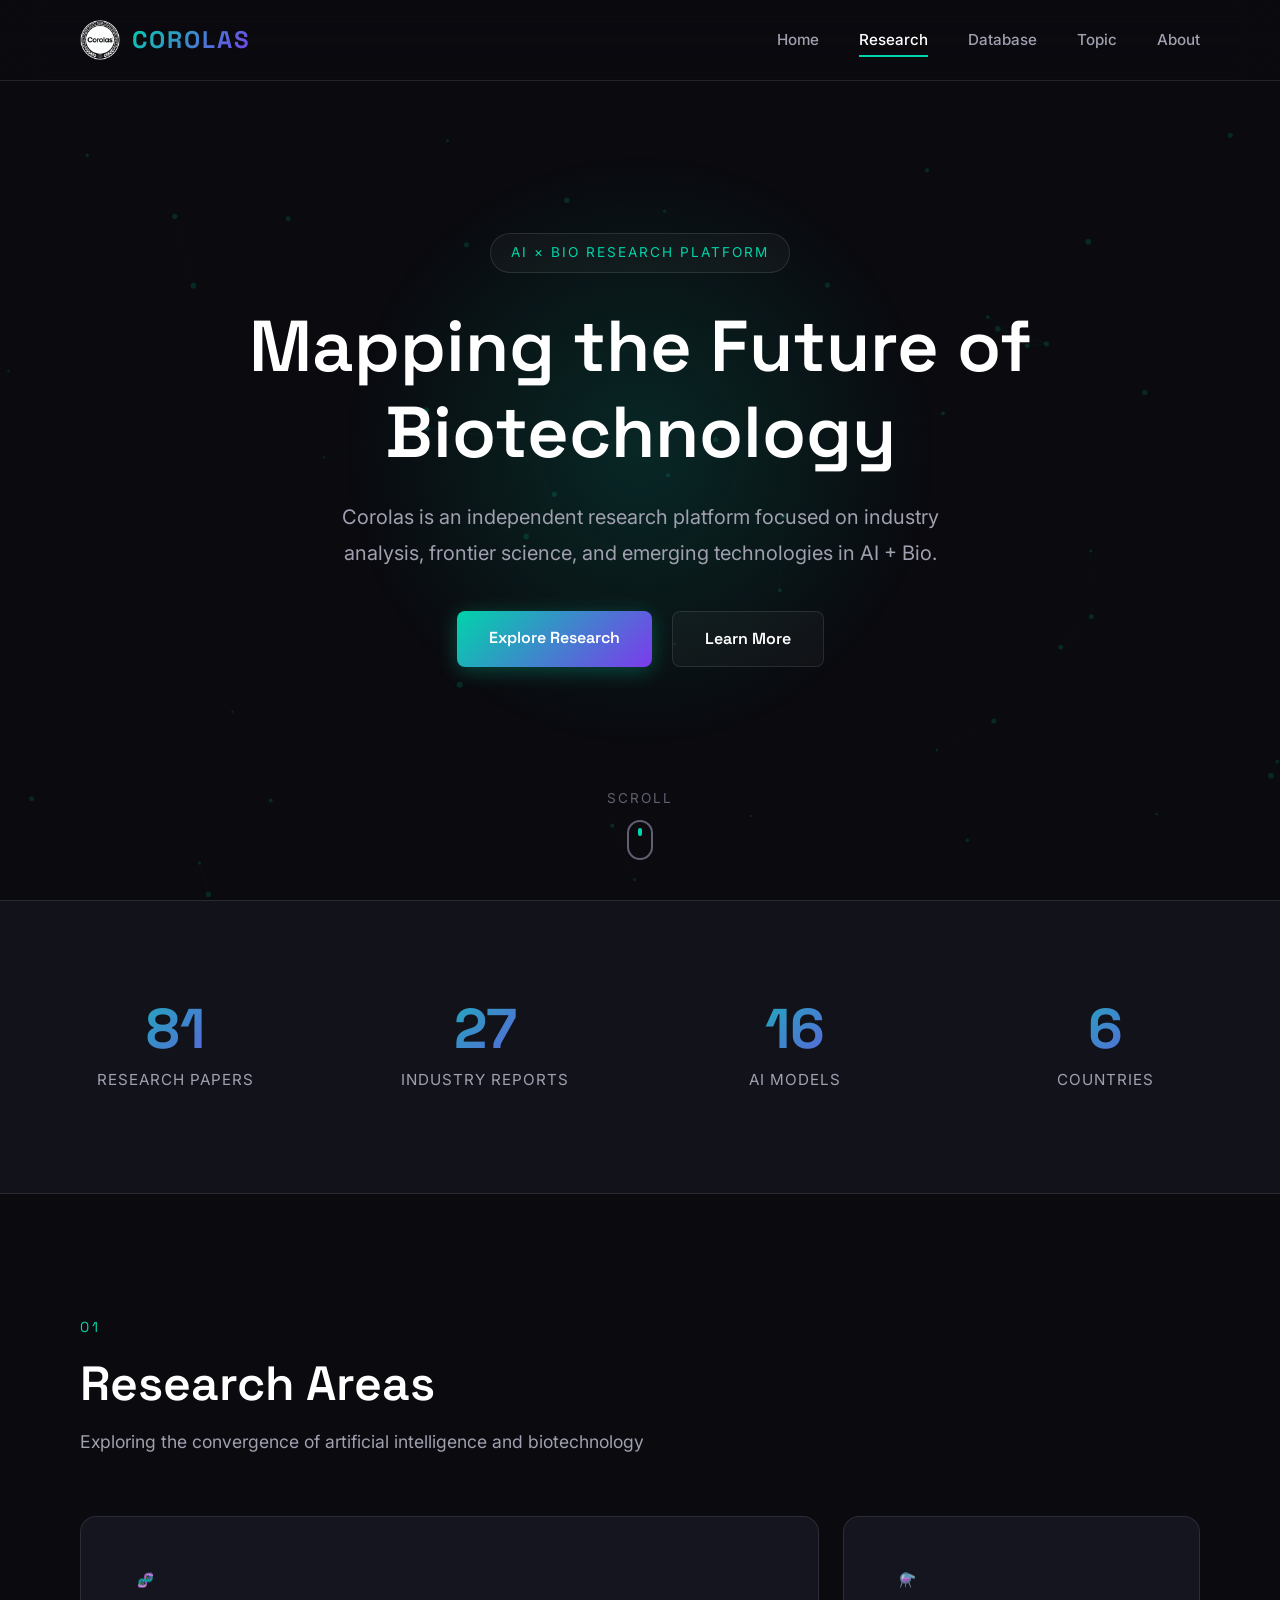
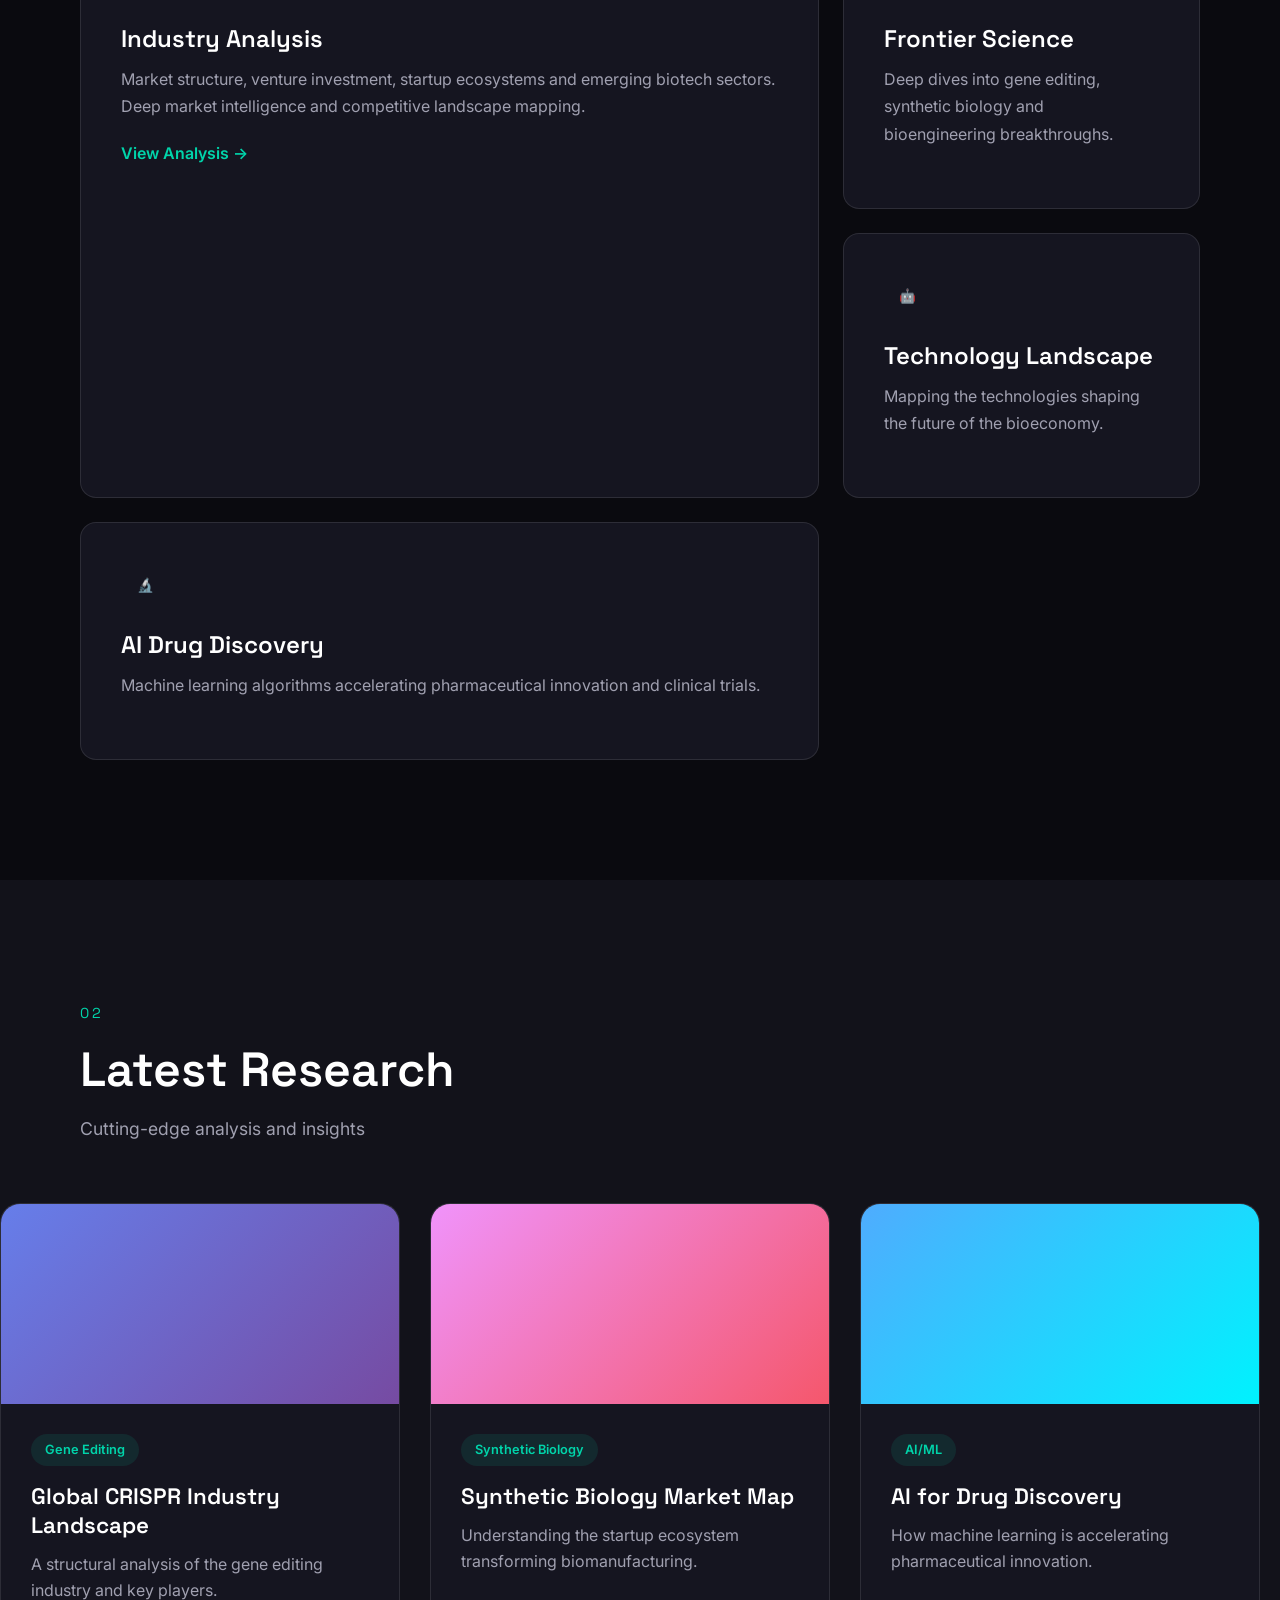
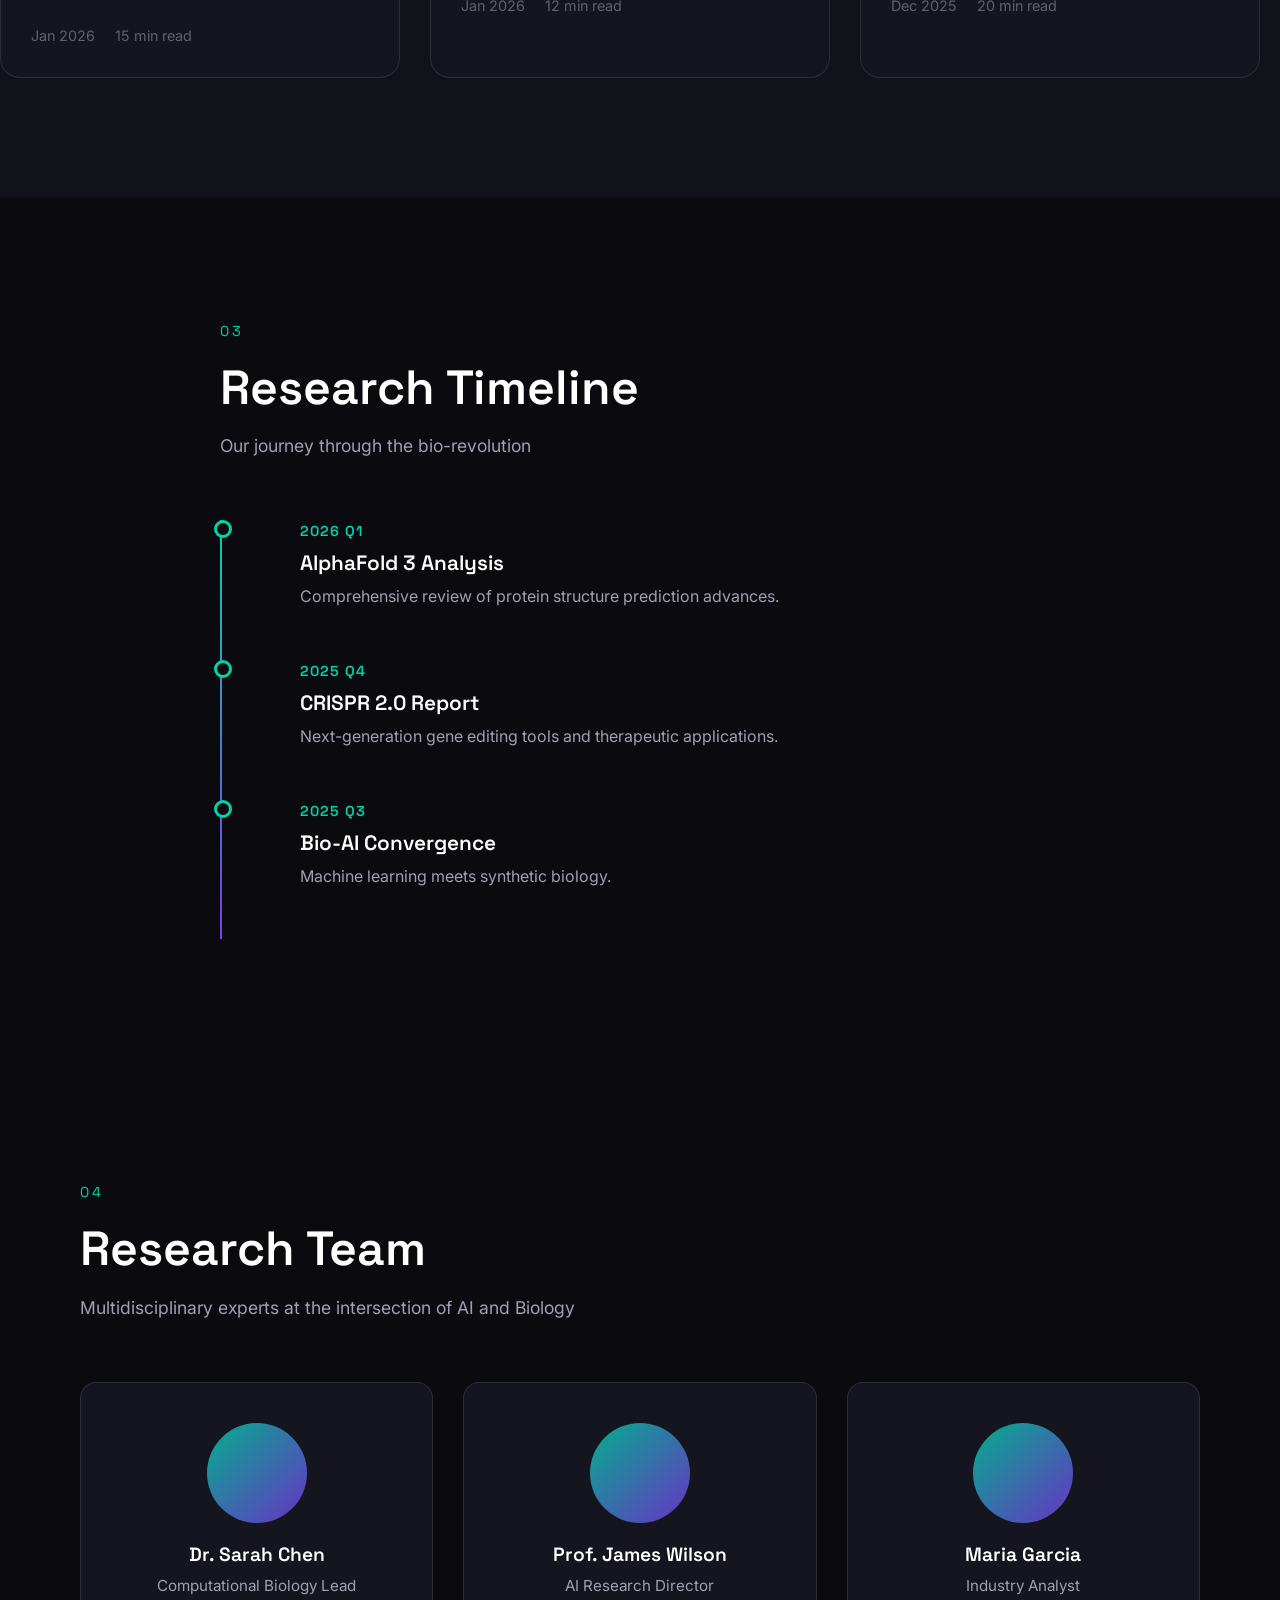
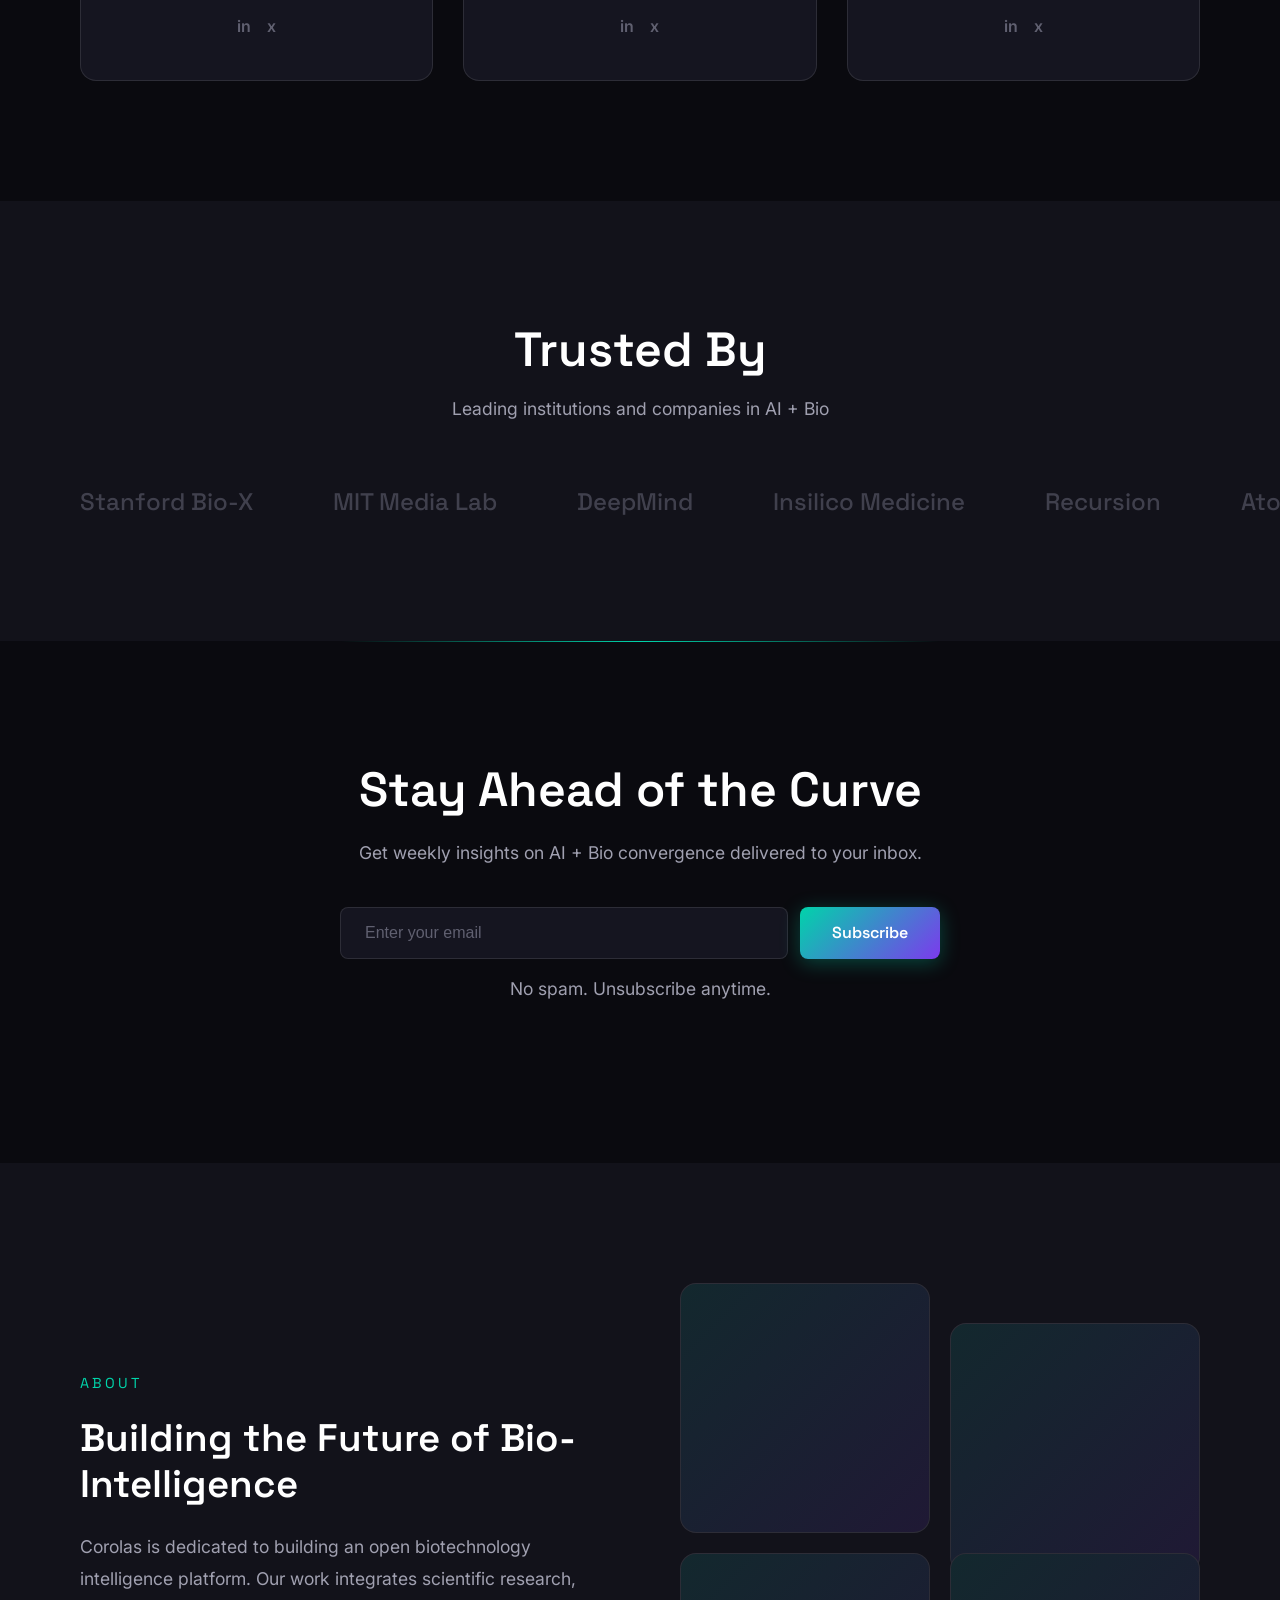
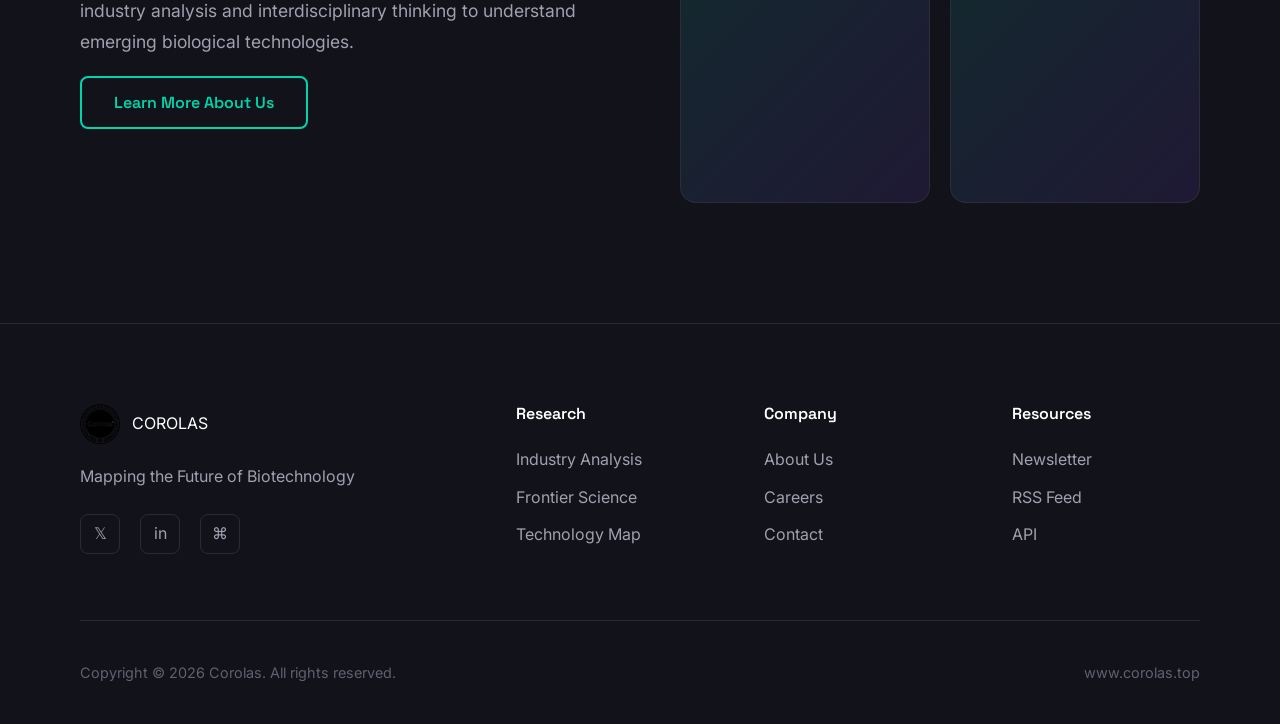
<file: Research/Research.html>
<!-- index.html -->
<!DOCTYPE html>
<html lang="en">
<head>
    <title>Research | Corolas</title>
    <meta charset="UTF-8">
    <meta name="viewport" content="width=device-width, initial-scale=1.0">
    <link rel="icon" type="image/x-icon" href="../assets/icon/favicon.ico">
    <link rel="apple-touch-icon" sizes="180x180" href="../assets/icon/apple-touch-icon.png">
    <link rel="icon" type="image/png" sizes="32x32" href="../assets/icon/favicon-32x32.png">
    <link rel="icon" type="image/png" sizes="16x16" href="../assets/icon/favicon-16x16.png">
    <link rel="manifest" href="../assets/icon/site.webmanifest">
    <link rel="stylesheet" type="text/css" href="../assets/css/style.css">
    <link rel="preconnect" href="https://fonts.googleapis.com">
    <link rel="preconnect" href="https://fonts.gstatic.com" crossorigin>
    <link href="https://fonts.googleapis.com/css2?family=Space+Grotesk:wght@300;400;500;600;700&family=Inter:wght@300;400;500;600&display=swap" rel="stylesheet">
</head>
<body>
    <!-- 动态背景画布 -->
    <canvas id="bg-canvas"></canvas>
    
    <!-- 导航 -->
    <header class="glass-header">
        <div class="logo">
            <img src="../assets/icon/corolas-logo-white.png" alt="Corolas">
            <span class="logo-text">COROLAS</span>
        </div>
        <nav>
            <a href="../index.html">Home</a>
            <a href="Research.html" class="active">Research</a>
            <a href="../Database/Database.html">Database</a>
            <a href="../Topic/Topic.html">Topic</a>
            <a href="../About/About.html">About</a>
        </nav>
        <button class="mobile-menu-btn" aria-label="Menu">
            <span></span>
            <span></span>
            <span></span>
        </button>
    </header>

    <!-- Hero Section - 全屏沉浸 -->
    <section class="hero-full">
        <div class="hero-content">
            <div class="badge">AI × Bio Research Platform</div>
            <h1 class="glitch-text" data-text="Mapping the Future of Biotechnology">
                Mapping the Future of Biotechnology
            </h1>
            <p class="hero-desc">
                Corolas is an independent research platform focused on industry analysis,
                frontier science, and emerging technologies in AI + Bio.
            </p>
            <div class="hero-actions">
                <a href="#research" class="btn-primary">Explore Research</a>
                <a href="#about" class="btn-secondary">Learn More</a>
            </div>
        </div>
        <div class="scroll-indicator">
            <span>Scroll</span>
            <div class="mouse"></div>
        </div>
    </section>

    <!-- Stats Section - 数据展示 -->
    <section class="stats-section">
        <div class="stats-grid">
            <div class="stat-item" data-count="150">
                <span class="stat-number">0</span>
                <span class="stat-label">Research Papers</span>
            </div>
            <div class="stat-item" data-count="50">
                <span class="stat-number">0</span>
                <span class="stat-label">Industry Reports</span>
            </div>
            <div class="stat-item" data-count="30">
                <span class="stat-number">0</span>
                <span class="stat-label">AI Models</span>
            </div>
            <div class="stat-item" data-count="12">
                <span class="stat-number">0</span>
                <span class="stat-label">Countries</span>
            </div>
        </div>
    </section>

    <!-- Research Areas - 卡片网格 -->
    <section class="content-section" id="research">
        <div class="section-header">
            <span class="section-tag">01</span>
            <h2>Research Areas</h2>
            <p>Exploring the convergence of artificial intelligence and biotechnology</p>
        </div>
        <div class="bento-grid">
            <div class="bento-card large">
                <div class="card-icon">🧬</div>
                <h3>Industry Analysis</h3>
                <p>Market structure, venture investment, startup ecosystems and emerging biotech sectors. Deep market intelligence and competitive landscape mapping.</p>
                <a href="#" class="card-link">View Analysis →</a>
            </div>
            <div class="bento-card">
                <div class="card-icon">⚗️</div>
                <h3>Frontier Science</h3>
                <p>Deep dives into gene editing, synthetic biology and bioengineering breakthroughs.</p>
            </div>
            <div class="bento-card">
                <div class="card-icon">🤖</div>
                <h3>Technology Landscape</h3>
                <p>Mapping the technologies shaping the future of the bioeconomy.</p>
            </div>
            <div class="bento-card wide">
                <div class="card-icon">🔬</div>
                <h3>AI Drug Discovery</h3>
                <p>Machine learning algorithms accelerating pharmaceutical innovation and clinical trials.</p>
            </div>
        </div>
    </section>

    <!-- Featured Research - 横向滚动 -->
    <section class="featured-section">
        <div class="section-header">
            <span class="section-tag">02</span>
            <h2>Latest Research</h2>
            <p>Cutting-edge analysis and insights</p>
        </div>
        <div class="research-carousel">
            <div class="research-card">
                <div class="research-image" style="background: linear-gradient(135deg, #667eea 0%, #764ba2 100%);"></div>
                <div class="research-content">
                    <span class="research-tag">Gene Editing</span>
                    <h3>Global CRISPR Industry Landscape</h3>
                    <p>A structural analysis of the gene editing industry and key players.</p>
                    <div class="research-meta">
                        <span>Jan 2026</span>
                        <span>15 min read</span>
                    </div>
                </div>
            </div>
            <div class="research-card">
                <div class="research-image" style="background: linear-gradient(135deg, #f093fb 0%, #f5576c 100%);"></div>
                <div class="research-content">
                    <span class="research-tag">Synthetic Biology</span>
                    <h3>Synthetic Biology Market Map</h3>
                    <p>Understanding the startup ecosystem transforming biomanufacturing.</p>
                    <div class="research-meta">
                        <span>Jan 2026</span>
                        <span>12 min read</span>
                    </div>
                </div>
            </div>
            <div class="research-card">
                <div class="research-image" style="background: linear-gradient(135deg, #4facfe 0%, #00f2fe 100%);"></div>
                <div class="research-content">
                    <span class="research-tag">AI/ML</span>
                    <h3>AI for Drug Discovery</h3>
                    <p>How machine learning is accelerating pharmaceutical innovation.</p>
                    <div class="research-meta">
                        <span>Dec 2025</span>
                        <span>20 min read</span>
                    </div>
                </div>
            </div>
        </div>
    </section>

    <!-- Timeline Section - 时间线 -->
    <section class="timeline-section">
        <div class="section-header">
            <span class="section-tag">03</span>
            <h2>Research Timeline</h2>
            <p>Our journey through the bio-revolution</p>
        </div>
        <div class="timeline">
            <div class="timeline-item">
                <div class="timeline-date">2026 Q1</div>
                <div class="timeline-content">
                    <h4>AlphaFold 3 Analysis</h4>
                    <p>Comprehensive review of protein structure prediction advances.</p>
                </div>
            </div>
            <div class="timeline-item">
                <div class="timeline-date">2025 Q4</div>
                <div class="timeline-content">
                    <h4>CRISPR 2.0 Report</h4>
                    <p>Next-generation gene editing tools and therapeutic applications.</p>
                </div>
            </div>
            <div class="timeline-item">
                <div class="timeline-date">2025 Q3</div>
                <div class="timeline-content">
                    <h4>Bio-AI Convergence</h4>
                    <p>Machine learning meets synthetic biology.</p>
                </div>
            </div>
        </div>
    </section>

    <!-- Team/Experts Section - 人员展示 -->
    <section class="team-section">
        <div class="section-header">
            <span class="section-tag">04</span>
            <h2>Research Team</h2>
            <p>Multidisciplinary experts at the intersection of AI and Biology</p>
        </div>
        <div class="team-grid">
            <div class="team-card">
                <div class="team-avatar"></div>
                <h4>Dr. Sarah Chen</h4>
                <p>Computational Biology Lead</p>
                <div class="team-social">
                    <a href="#">in</a>
                    <a href="#">x</a>
                </div>
            </div>
            <div class="team-card">
                <div class="team-avatar"></div>
                <h4>Prof. James Wilson</h4>
                <p>AI Research Director</p>
                <div class="team-social">
                    <a href="#">in</a>
                    <a href="#">x</a>
                </div>
            </div>
            <div class="team-card">
                <div class="team-avatar"></div>
                <h4>Maria Garcia</h4>
                <p>Industry Analyst</p>
                <div class="team-social">
                    <a href="#">in</a>
                    <a href="#">x</a>
                </div>
            </div>
        </div>
    </section>

    <!-- Partners/Logos - 合作伙伴 -->
    <section class="partners-section">
        <div class="section-header center">
            <h2>Trusted By</h2>
            <p>Leading institutions and companies in AI + Bio</p>
        </div>
        <div class="partners-marquee">
            <div class="marquee-content">
                <span>Stanford Bio-X</span>
                <span>MIT Media Lab</span>
                <span>DeepMind</span>
                <span>Insilico Medicine</span>
                <span>Recursion</span>
                <span>Atomwise</span>
                <span>BenevolentAI</span>
                <span>Exscientia</span>
            </div>
        </div>
    </section>

    <!-- Newsletter/CTA Section - 邮件订阅 -->
    <section class="cta-section">
        <div class="cta-content">
            <h2>Stay Ahead of the Curve</h2>
            <p>Get weekly insights on AI + Bio convergence delivered to your inbox.</p>
            <form class="newsletter-form">
                <input type="email" placeholder="Enter your email" required>
                <button type="submit" class="btn-primary">Subscribe</button>
            </form>
            <p class="form-note">No spam. Unsubscribe anytime.</p>
        </div>
    </section>

    <!-- About Preview -->
    <section class="about-section" id="about">
        <div class="about-grid">
            <div class="about-content">
                <span class="section-tag">About</span>
                <h2>Building the Future of Bio-Intelligence</h2>
                <p>
                    Corolas is dedicated to building an open biotechnology intelligence platform.
                    Our work integrates scientific research, industry analysis and interdisciplinary
                    thinking to understand emerging biological technologies.
                </p>
                <a href="../About/About.html" class="btn-outline">Learn More About Us</a>
            </div>
            <div class="about-visual">
                <div class="visual-grid">
                    <div class="visual-item"></div>
                    <div class="visual-item"></div>
                    <div class="visual-item"></div>
                    <div class="visual-item"></div>
                </div>
            </div>
        </div>
    </section>

    <!-- Footer -->
    <footer class="site-footer">
        <div class="footer-grid">
            <div class="footer-brand">
                <div class="logo">
                    <img src="../assets/icon/android-chrome-512x512.png" alt="Corolas">
                    <span>COROLAS</span>
                </div>
                <p>Mapping the Future of Biotechnology</p>
                <div class="social-links">
                    <a href="#" aria-label="Twitter">𝕏</a>
                    <a href="#" aria-label="LinkedIn">in</a>
                    <a href="#" aria-label="GitHub">⌘</a>
                </div>
            </div>
            <div class="footer-links">
                <h4>Research</h4>
                <a href="#">Industry Analysis</a>
                <a href="#">Frontier Science</a>
                <a href="#">Technology Map</a>
            </div>
            <div class="footer-links">
                <h4>Company</h4>
                <a href="#">About Us</a>
                <a href="#">Careers</a>
                <a href="#">Contact</a>
            </div>
            <div class="footer-links">
                <h4>Resources</h4>
                <a href="#">Newsletter</a>
                <a href="#">RSS Feed</a>
                <a href="#">API</a>
            </div>
        </div>
        <div class="footer-bottom">
            <p>Copyright © 2026 Corolas. All rights reserved.</p>
            <p>www.corolas.top</p>
        </div>
    </footer>

    <script src="../assets/js/main.js"></script>
</body>
</html>
</file>
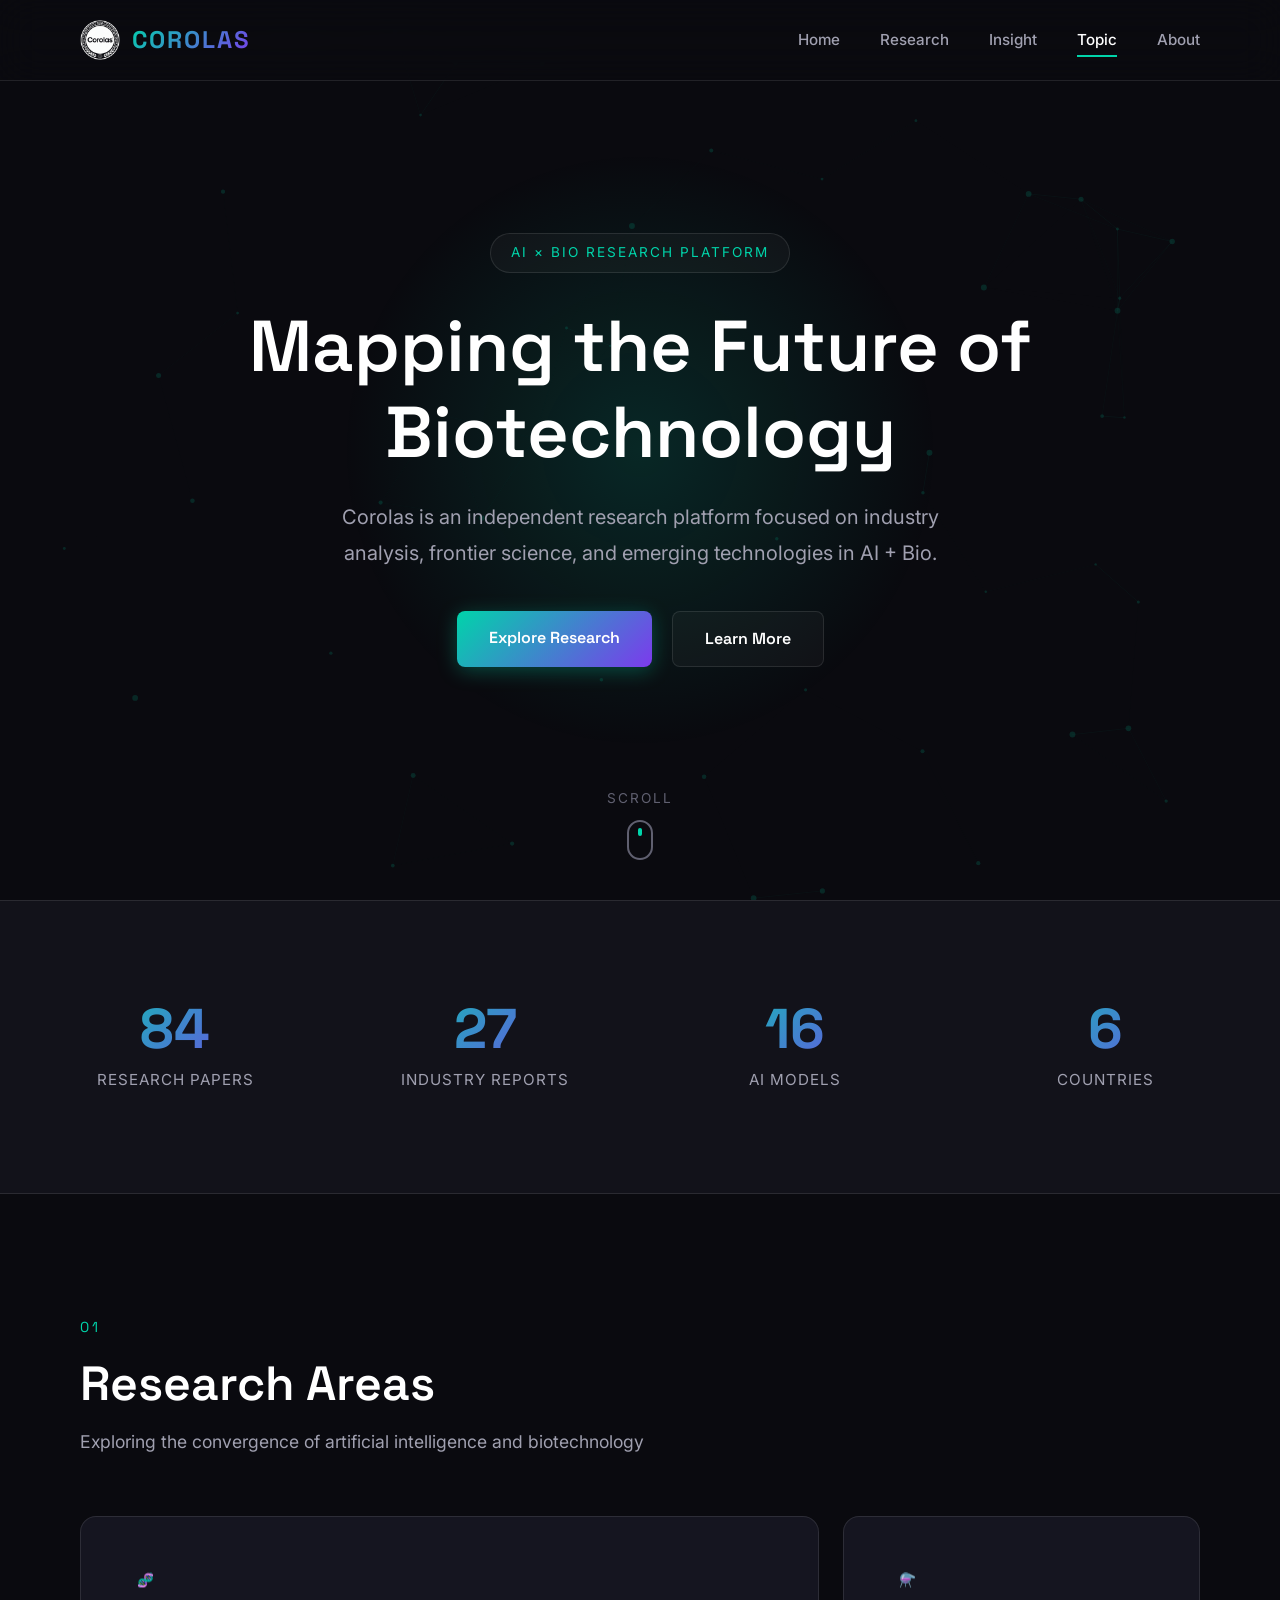
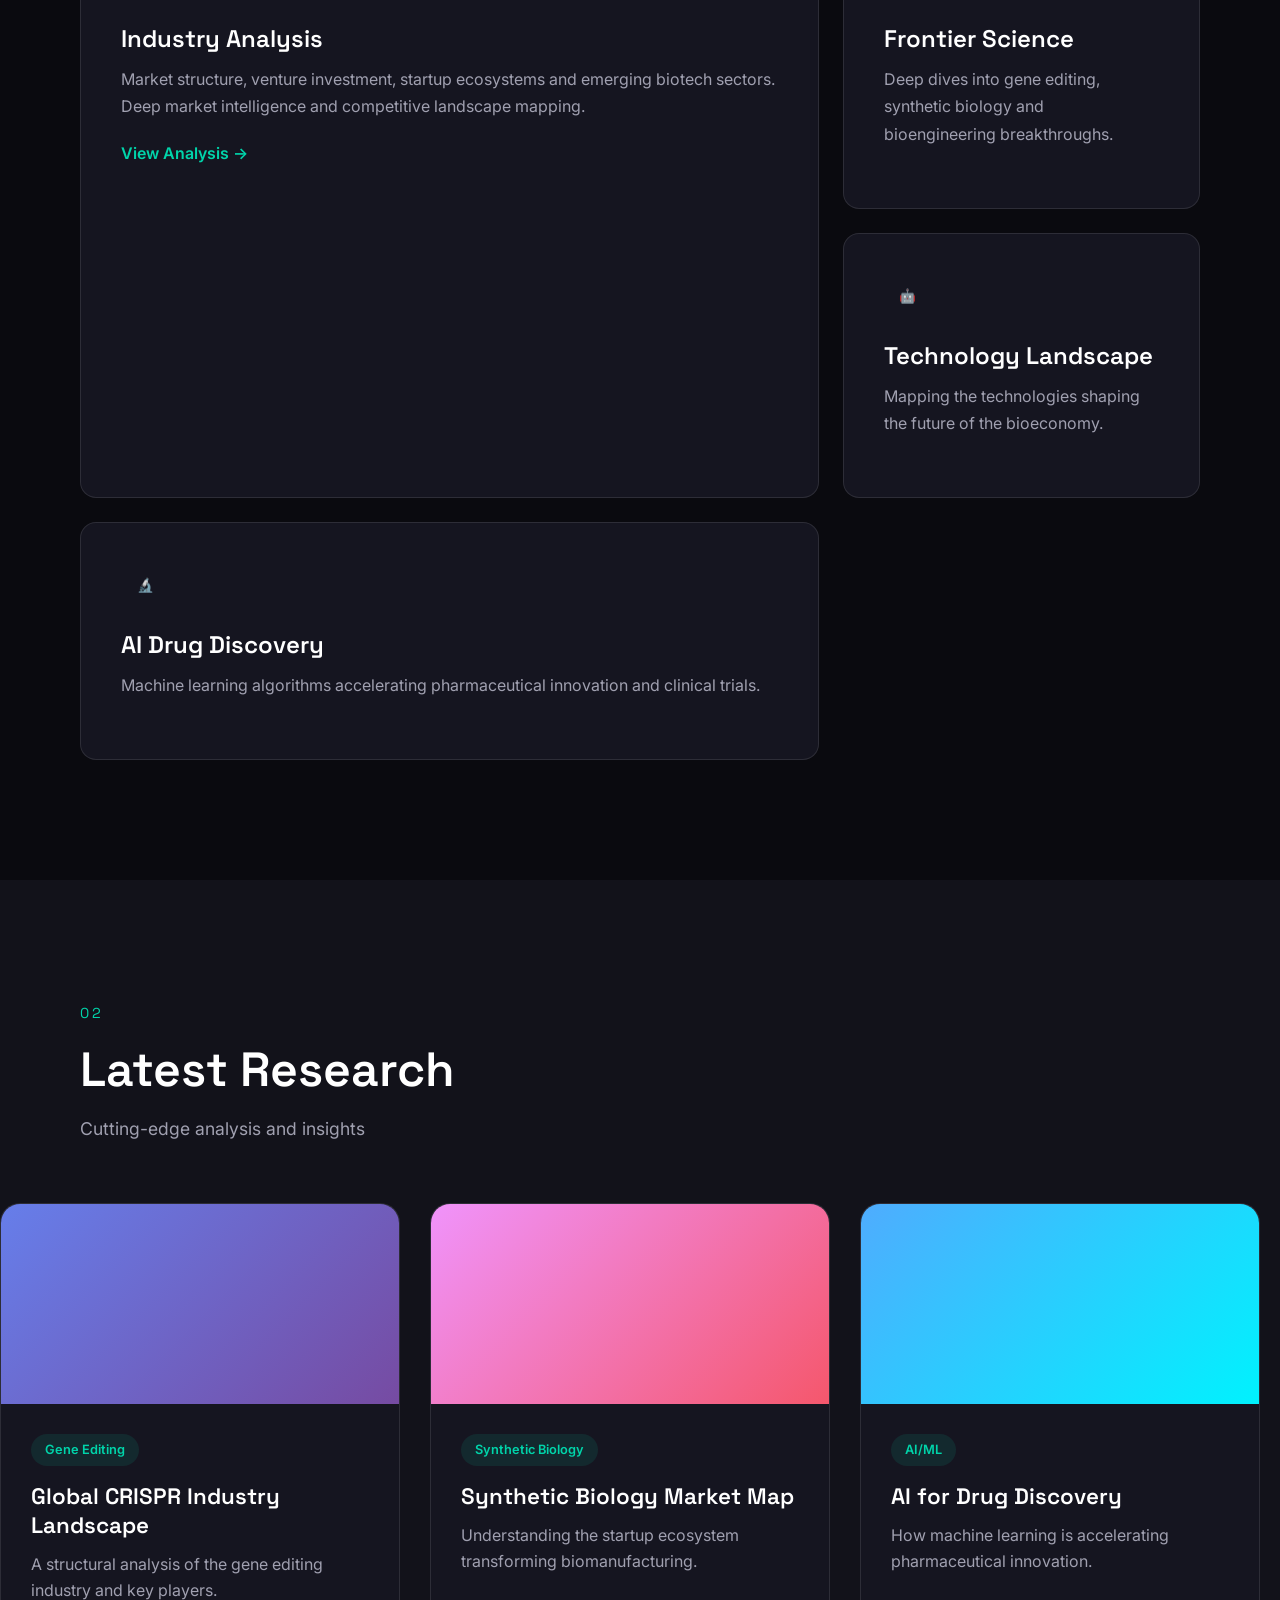
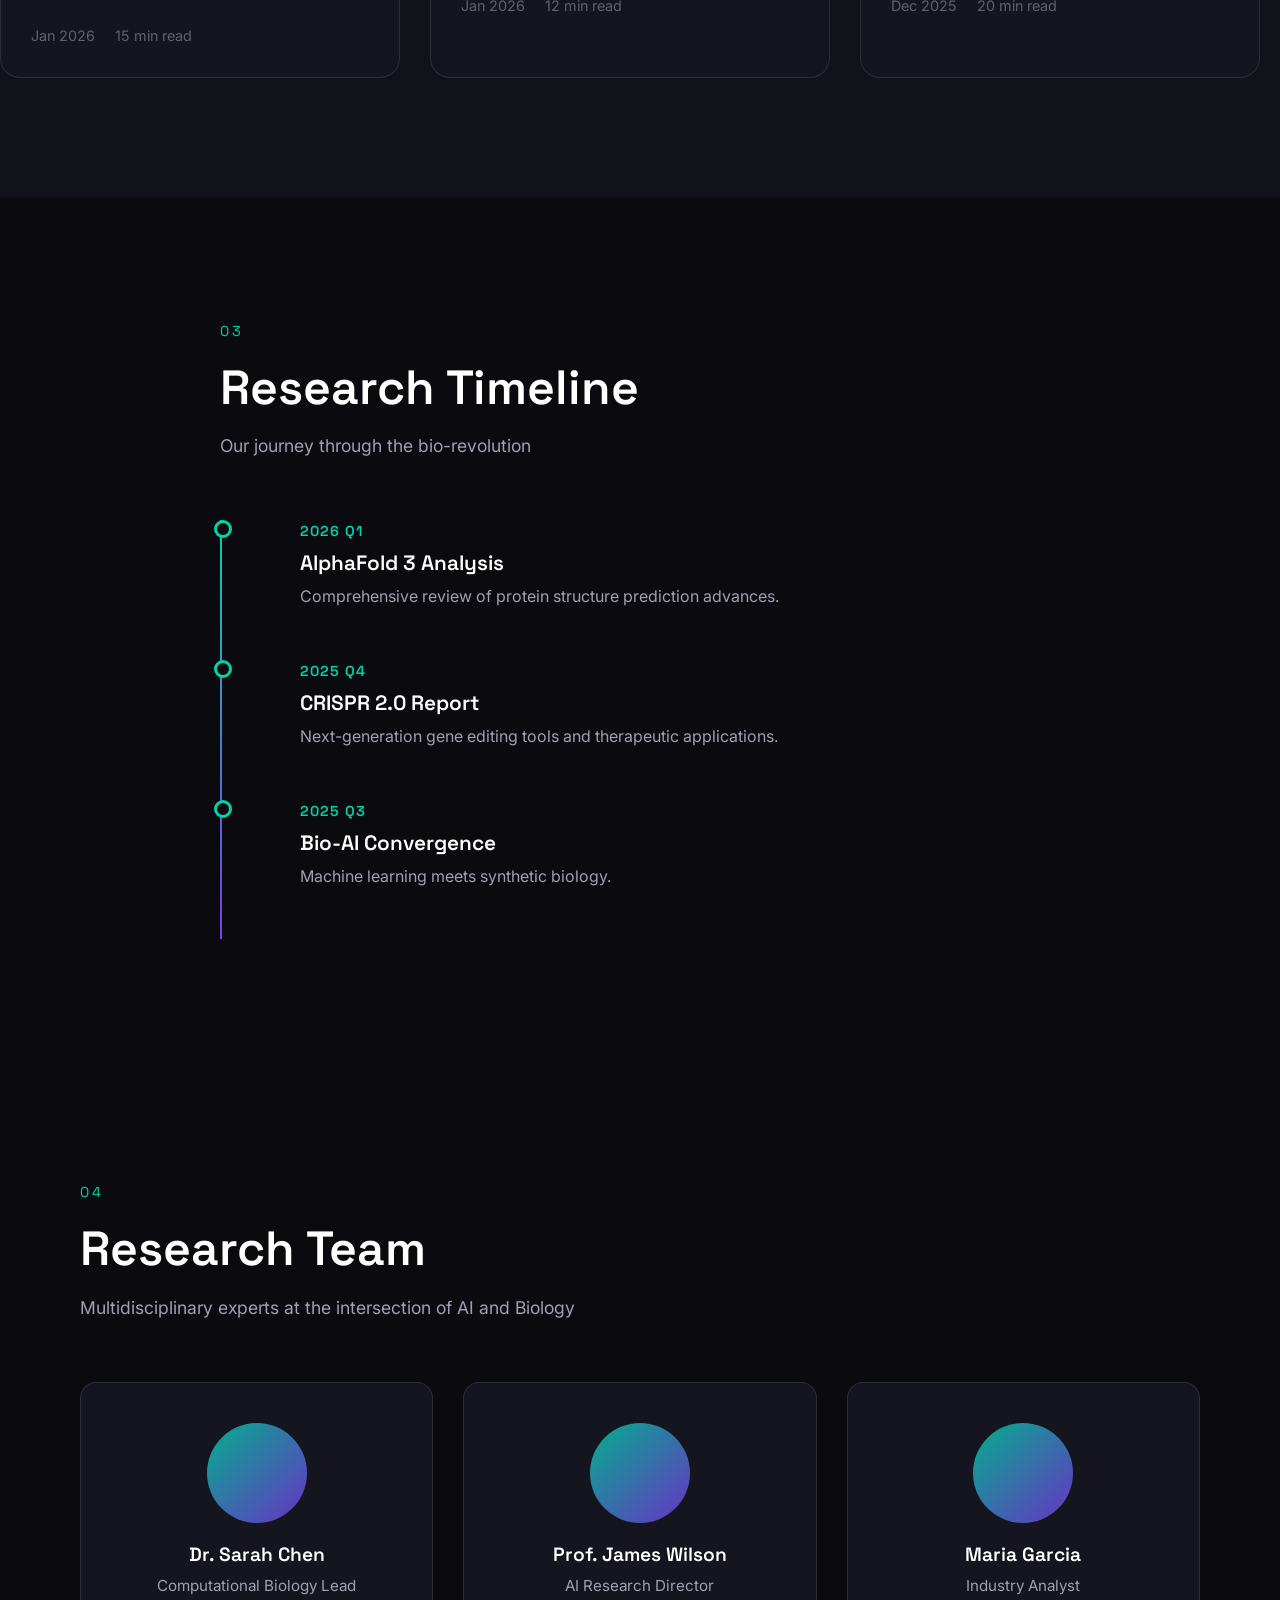
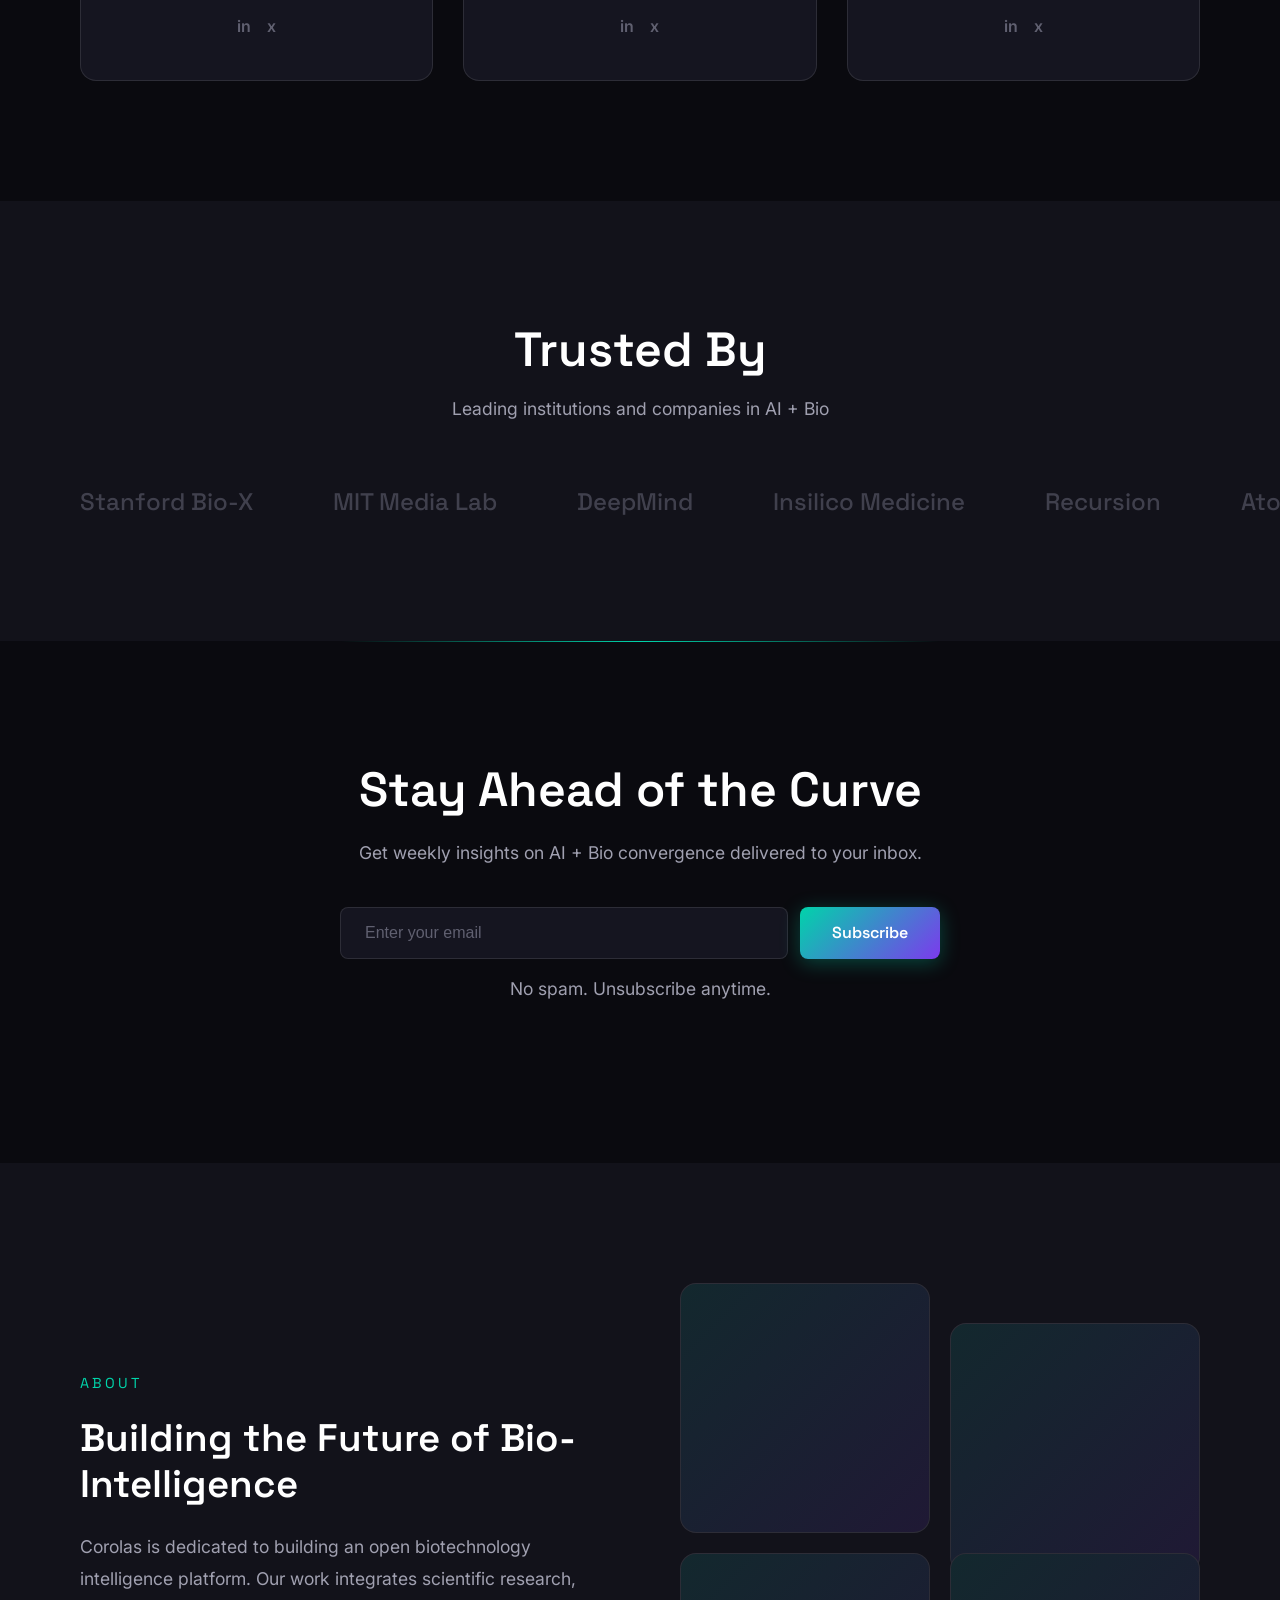
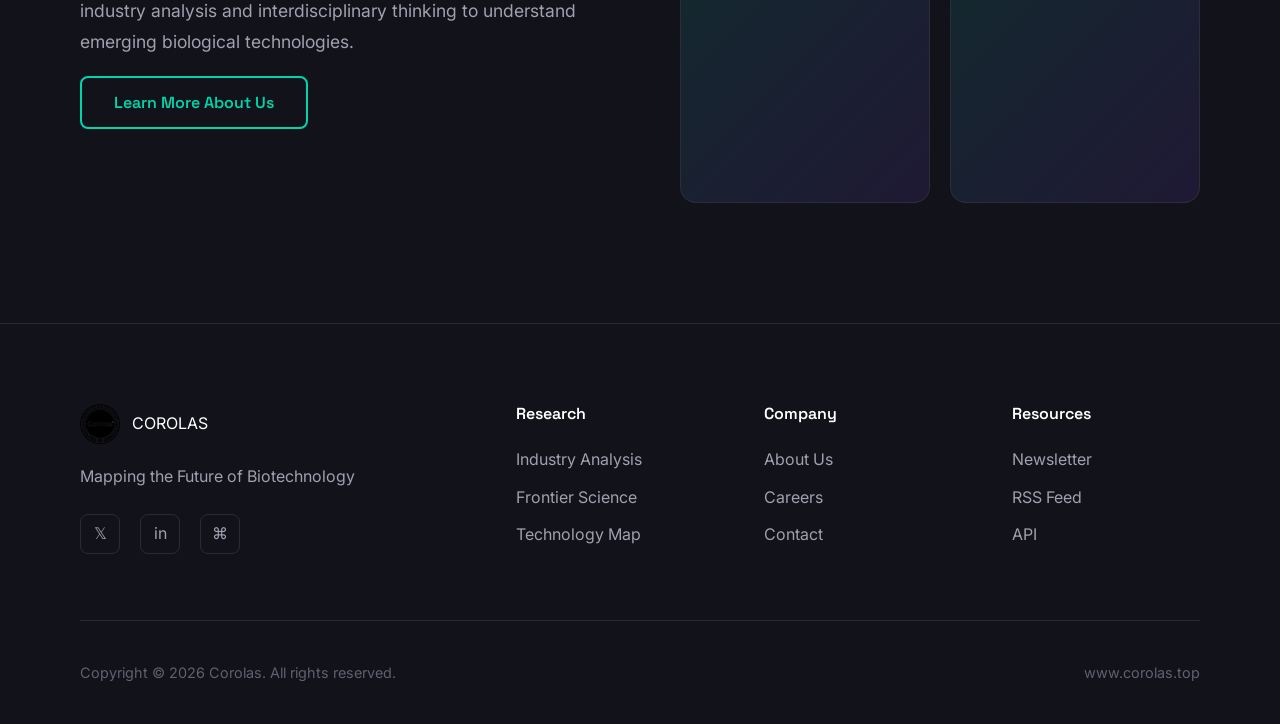
<file: Topic/Topic.html>
<!-- index.html -->
<!DOCTYPE html>
<html lang="en">
<head>
    <title>Topic | Corolas</title>
    <meta charset="UTF-8">
    <meta name="viewport" content="width=device-width, initial-scale=1.0">
    <link rel="icon" type="image/x-icon" href="../assets/icon/favicon.ico">
    <link rel="apple-touch-icon" sizes="180x180" href="../assets/icon/apple-touch-icon.png">
    <link rel="icon" type="image/png" sizes="32x32" href="../assets/icon/favicon-32x32.png">
    <link rel="icon" type="image/png" sizes="16x16" href="../assets/icon/favicon-16x16.png">
    <link rel="manifest" href="../assets/icon/site.webmanifest">
    <link rel="stylesheet" type="text/css" href="../assets/css/style.css">
    <link rel="preconnect" href="https://fonts.googleapis.com">
    <link rel="preconnect" href="https://fonts.gstatic.com" crossorigin>
    <link href="https://fonts.googleapis.com/css2?family=Space+Grotesk:wght@300;400;500;600;700&family=Inter:wght@300;400;500;600&display=swap" rel="stylesheet">
</head>
<body>
    <!-- 动态背景画布 -->
    <canvas id="bg-canvas"></canvas>
    
    <!-- 导航 -->
    <header class="glass-header">
        <div class="logo">
            <img src="../assets/icon/corolas-logo-white.png" alt="Corolas">
            <span class="logo-text">COROLAS</span>
        </div>
        <nav>
            <a href="../index.html">Home</a>
            <a href="../Research/Research.html">Research</a>
            <a href="../Insight/Insight.html">Insight</a>
            <a href="Topic.html" class="active">Topic</a>
            <a href="../About/About.html">About</a>
        </nav>
        <button class="mobile-menu-btn" aria-label="Menu">
            <span></span>
            <span></span>
            <span></span>
        </button>
    </header>

    <!-- Hero Section - 全屏沉浸 -->
    <section class="hero-full">
        <div class="hero-content">
            <div class="badge">AI × Bio Research Platform</div>
            <h1 class="glitch-text" data-text="Mapping the Future of Biotechnology">
                Mapping the Future of Biotechnology
            </h1>
            <p class="hero-desc">
                Corolas is an independent research platform focused on industry analysis,
                frontier science, and emerging technologies in AI + Bio.
            </p>
            <div class="hero-actions">
                <a href="#research" class="btn-primary">Explore Research</a>
                <a href="#about" class="btn-secondary">Learn More</a>
            </div>
        </div>
        <div class="scroll-indicator">
            <span>Scroll</span>
            <div class="mouse"></div>
        </div>
    </section>

    <!-- Stats Section - 数据展示 -->
    <section class="stats-section">
        <div class="stats-grid">
            <div class="stat-item" data-count="150">
                <span class="stat-number">0</span>
                <span class="stat-label">Research Papers</span>
            </div>
            <div class="stat-item" data-count="50">
                <span class="stat-number">0</span>
                <span class="stat-label">Industry Reports</span>
            </div>
            <div class="stat-item" data-count="30">
                <span class="stat-number">0</span>
                <span class="stat-label">AI Models</span>
            </div>
            <div class="stat-item" data-count="12">
                <span class="stat-number">0</span>
                <span class="stat-label">Countries</span>
            </div>
        </div>
    </section>

    <!-- Research Areas - 卡片网格 -->
    <section class="content-section" id="research">
        <div class="section-header">
            <span class="section-tag">01</span>
            <h2>Research Areas</h2>
            <p>Exploring the convergence of artificial intelligence and biotechnology</p>
        </div>
        <div class="bento-grid">
            <div class="bento-card large">
                <div class="card-icon">🧬</div>
                <h3>Industry Analysis</h3>
                <p>Market structure, venture investment, startup ecosystems and emerging biotech sectors. Deep market intelligence and competitive landscape mapping.</p>
                <a href="#" class="card-link">View Analysis →</a>
            </div>
            <div class="bento-card">
                <div class="card-icon">⚗️</div>
                <h3>Frontier Science</h3>
                <p>Deep dives into gene editing, synthetic biology and bioengineering breakthroughs.</p>
            </div>
            <div class="bento-card">
                <div class="card-icon">🤖</div>
                <h3>Technology Landscape</h3>
                <p>Mapping the technologies shaping the future of the bioeconomy.</p>
            </div>
            <div class="bento-card wide">
                <div class="card-icon">🔬</div>
                <h3>AI Drug Discovery</h3>
                <p>Machine learning algorithms accelerating pharmaceutical innovation and clinical trials.</p>
            </div>
        </div>
    </section>

    <!-- Featured Research - 横向滚动 -->
    <section class="featured-section">
        <div class="section-header">
            <span class="section-tag">02</span>
            <h2>Latest Research</h2>
            <p>Cutting-edge analysis and insights</p>
        </div>
        <div class="research-carousel">
            <div class="research-card">
                <div class="research-image" style="background: linear-gradient(135deg, #667eea 0%, #764ba2 100%);"></div>
                <div class="research-content">
                    <span class="research-tag">Gene Editing</span>
                    <h3>Global CRISPR Industry Landscape</h3>
                    <p>A structural analysis of the gene editing industry and key players.</p>
                    <div class="research-meta">
                        <span>Jan 2026</span>
                        <span>15 min read</span>
                    </div>
                </div>
            </div>
            <div class="research-card">
                <div class="research-image" style="background: linear-gradient(135deg, #f093fb 0%, #f5576c 100%);"></div>
                <div class="research-content">
                    <span class="research-tag">Synthetic Biology</span>
                    <h3>Synthetic Biology Market Map</h3>
                    <p>Understanding the startup ecosystem transforming biomanufacturing.</p>
                    <div class="research-meta">
                        <span>Jan 2026</span>
                        <span>12 min read</span>
                    </div>
                </div>
            </div>
            <div class="research-card">
                <div class="research-image" style="background: linear-gradient(135deg, #4facfe 0%, #00f2fe 100%);"></div>
                <div class="research-content">
                    <span class="research-tag">AI/ML</span>
                    <h3>AI for Drug Discovery</h3>
                    <p>How machine learning is accelerating pharmaceutical innovation.</p>
                    <div class="research-meta">
                        <span>Dec 2025</span>
                        <span>20 min read</span>
                    </div>
                </div>
            </div>
        </div>
    </section>

    <!-- Timeline Section - 时间线 -->
    <section class="timeline-section">
        <div class="section-header">
            <span class="section-tag">03</span>
            <h2>Research Timeline</h2>
            <p>Our journey through the bio-revolution</p>
        </div>
        <div class="timeline">
            <div class="timeline-item">
                <div class="timeline-date">2026 Q1</div>
                <div class="timeline-content">
                    <h4>AlphaFold 3 Analysis</h4>
                    <p>Comprehensive review of protein structure prediction advances.</p>
                </div>
            </div>
            <div class="timeline-item">
                <div class="timeline-date">2025 Q4</div>
                <div class="timeline-content">
                    <h4>CRISPR 2.0 Report</h4>
                    <p>Next-generation gene editing tools and therapeutic applications.</p>
                </div>
            </div>
            <div class="timeline-item">
                <div class="timeline-date">2025 Q3</div>
                <div class="timeline-content">
                    <h4>Bio-AI Convergence</h4>
                    <p>Machine learning meets synthetic biology.</p>
                </div>
            </div>
        </div>
    </section>

    <!-- Team/Experts Section - 人员展示 -->
    <section class="team-section">
        <div class="section-header">
            <span class="section-tag">04</span>
            <h2>Research Team</h2>
            <p>Multidisciplinary experts at the intersection of AI and Biology</p>
        </div>
        <div class="team-grid">
            <div class="team-card">
                <div class="team-avatar"></div>
                <h4>Dr. Sarah Chen</h4>
                <p>Computational Biology Lead</p>
                <div class="team-social">
                    <a href="#">in</a>
                    <a href="#">x</a>
                </div>
            </div>
            <div class="team-card">
                <div class="team-avatar"></div>
                <h4>Prof. James Wilson</h4>
                <p>AI Research Director</p>
                <div class="team-social">
                    <a href="#">in</a>
                    <a href="#">x</a>
                </div>
            </div>
            <div class="team-card">
                <div class="team-avatar"></div>
                <h4>Maria Garcia</h4>
                <p>Industry Analyst</p>
                <div class="team-social">
                    <a href="#">in</a>
                    <a href="#">x</a>
                </div>
            </div>
        </div>
    </section>

    <!-- Partners/Logos - 合作伙伴 -->
    <section class="partners-section">
        <div class="section-header center">
            <h2>Trusted By</h2>
            <p>Leading institutions and companies in AI + Bio</p>
        </div>
        <div class="partners-marquee">
            <div class="marquee-content">
                <span>Stanford Bio-X</span>
                <span>MIT Media Lab</span>
                <span>DeepMind</span>
                <span>Insilico Medicine</span>
                <span>Recursion</span>
                <span>Atomwise</span>
                <span>BenevolentAI</span>
                <span>Exscientia</span>
            </div>
        </div>
    </section>

    <!-- Newsletter/CTA Section - 邮件订阅 -->
    <section class="cta-section">
        <div class="cta-content">
            <h2>Stay Ahead of the Curve</h2>
            <p>Get weekly insights on AI + Bio convergence delivered to your inbox.</p>
            <form class="newsletter-form">
                <input type="email" placeholder="Enter your email" required>
                <button type="submit" class="btn-primary">Subscribe</button>
            </form>
            <p class="form-note">No spam. Unsubscribe anytime.</p>
        </div>
    </section>

    <!-- About Preview -->
    <section class="about-section" id="about">
        <div class="about-grid">
            <div class="about-content">
                <span class="section-tag">About</span>
                <h2>Building the Future of Bio-Intelligence</h2>
                <p>
                    Corolas is dedicated to building an open biotechnology intelligence platform.
                    Our work integrates scientific research, industry analysis and interdisciplinary
                    thinking to understand emerging biological technologies.
                </p>
                <a href="../About/About.html" class="btn-outline">Learn More About Us</a>
            </div>
            <div class="about-visual">
                <div class="visual-grid">
                    <div class="visual-item"></div>
                    <div class="visual-item"></div>
                    <div class="visual-item"></div>
                    <div class="visual-item"></div>
                </div>
            </div>
        </div>
    </section>

    <!-- Footer -->
    <footer class="site-footer">
        <div class="footer-grid">
            <div class="footer-brand">
                <div class="logo">
                    <img src="../assets/icon/android-chrome-512x512.png" alt="Corolas">
                    <span>COROLAS</span>
                </div>
                <p>Mapping the Future of Biotechnology</p>
                <div class="social-links">
                    <a href="#" aria-label="Twitter">𝕏</a>
                    <a href="#" aria-label="LinkedIn">in</a>
                    <a href="#" aria-label="GitHub">⌘</a>
                </div>
            </div>
            <div class="footer-links">
                <h4>Research</h4>
                <a href="#">Industry Analysis</a>
                <a href="#">Frontier Science</a>
                <a href="#">Technology Map</a>
            </div>
            <div class="footer-links">
                <h4>Company</h4>
                <a href="#">About Us</a>
                <a href="#">Careers</a>
                <a href="#">Contact</a>
            </div>
            <div class="footer-links">
                <h4>Resources</h4>
                <a href="#">Newsletter</a>
                <a href="#">RSS Feed</a>
                <a href="#">API</a>
            </div>
        </div>
        <div class="footer-bottom">
            <p>Copyright © 2026 Corolas. All rights reserved.</p>
            <p>www.corolas.top</p>
        </div>
    </footer>

    <script src="../assets/js/main.js"></script>
</body>
</html>
</file>
<file: assets/css/style.css>
/* assets/css/style.css */

/* CSS Variables */
:root {
    --bg-primary: #0a0a0f;
    --bg-secondary: #12121a;
    --bg-tertiary: #1a1a25;
    --bg-card: #151520;
    --text-primary: #ffffff;
    --text-secondary: #a0a0b0;
    --text-muted: #606070;
    --accent-primary: #00d4aa;
    --accent-secondary: #7c3aed;
    --accent-gradient: linear-gradient(135deg, #00d4aa 0%, #7c3aed 100%);
    --border-color: rgba(255, 255, 255, 0.1);
    --glass-bg: rgba(255, 255, 255, 0.03);
    --shadow-glow: 0 0 40px rgba(0, 212, 170, 0.15);
}

/* Reset & Base */
* {
    margin: 0;
    padding: 0;
    box-sizing: border-box;
}

html {
    scroll-behavior: smooth;
}

body {
    font-family: 'Inter', sans-serif;
    background-color: var(--bg-primary);
    color: var(--text-primary);
    line-height: 1.6;
    overflow-x: hidden;
}

/* Typography */
h1,
h2,
h3,
h4 {
    font-family: 'Space Grotesk', sans-serif;
    font-weight: 600;
    line-height: 1.2;
}

/* Background Canvas */
#bg-canvas {
    position: fixed;
    top: 0;
    left: 0;
    width: 100%;
    height: 100%;
    z-index: -1;
    opacity: 0.3;
}

/* Header */
.glass-header {
    position: fixed;
    top: 0;
    left: 0;
    right: 0;
    z-index: 1000;
    display: flex;
    justify-content: space-between;
    align-items: center;
    padding: 20px 80px;
    background: rgba(10, 10, 15, 0.8);
    backdrop-filter: blur(20px);
    border-bottom: 1px solid var(--border-color);
    transition: all 0.3s ease;
}

.glass-header.scrolled {
    padding: 15px 80px;
    background: rgba(10, 10, 15, 0.95);
}

.logo {
    display: flex;
    align-items: center;
    gap: 12px;
}

.logo img {
    width: 40px;
    height: 40px;
    border-radius: 8px;
}

.logo-text {
    font-family: 'Space Grotesk', sans-serif;
    font-size: 1.5rem;
    font-weight: 700;
    letter-spacing: 2px;
    background: var(--accent-gradient);
    -webkit-background-clip: text;
    -webkit-text-fill-color: transparent;
    background-clip: text;
}

nav {
    display: flex;
    gap: 40px;
}

nav a {
    text-decoration: none;
    color: var(--text-secondary);
    font-size: 0.95rem;
    font-weight: 500;
    transition: color 0.3s ease;
    position: relative;
}

nav a::after {
    content: '';
    position: absolute;
    bottom: -5px;
    left: 0;
    width: 0;
    height: 2px;
    background: var(--accent-primary);
    transition: width 0.3s ease;
}

nav a:hover,
nav a.active {
    color: var(--text-primary);
}

nav a:hover::after,
nav a.active::after {
    width: 100%;
}

.mobile-menu-btn {
    display: none;
    flex-direction: column;
    gap: 5px;
    background: none;
    border: none;
    cursor: pointer;
    padding: 5px;
}

.mobile-menu-btn span {
    width: 25px;
    height: 2px;
    background: var(--text-primary);
    transition: all 0.3s ease;
}

/* Hero Section */
.hero-full {
    min-height: 100vh;
    display: flex;
    flex-direction: column;
    justify-content: center;
    align-items: center;
    text-align: center;
    padding: 120px 40px;
    position: relative;
    overflow: hidden;
}

.hero-full::before {
    content: '';
    position: absolute;
    top: 50%;
    left: 50%;
    transform: translate(-50%, -50%);
    width: 600px;
    height: 600px;
    background: radial-gradient(circle, rgba(0, 212, 170, 0.15) 0%, transparent 70%);
    pointer-events: none;
}

.hero-content {
    max-width: 900px;
    z-index: 1;
}

.badge {
    display: inline-block;
    padding: 8px 20px;
    background: var(--glass-bg);
    border: 1px solid var(--border-color);
    border-radius: 50px;
    font-size: 0.85rem;
    color: var(--accent-primary);
    margin-bottom: 30px;
    letter-spacing: 2px;
    text-transform: uppercase;
}

.glitch-text {
    font-size: clamp(2.5rem, 6vw, 4.5rem);
    margin-bottom: 24px;
    position: relative;
    animation: glitch 3s infinite;
}

@keyframes glitch {

    0%,
    100% {
        text-shadow: none;
    }

    92% {
        text-shadow: none;
    }

    93% {
        text-shadow: 2px 0 #ff0000, -2px 0 #00ffff;
    }

    94% {
        text-shadow: none;
    }

    95% {
        text-shadow: -2px 0 #ff0000, 2px 0 #00ffff;
    }

    96% {
        text-shadow: none;
    }
}

.hero-desc {
    font-size: 1.25rem;
    color: var(--text-secondary);
    max-width: 600px;
    margin: 0 auto 40px;
    line-height: 1.8;
}

.hero-actions {
    display: flex;
    gap: 20px;
    justify-content: center;
    flex-wrap: wrap;
}

/* Buttons */
.btn-primary,
.btn-secondary,
.btn-outline {
    padding: 14px 32px;
    border-radius: 8px;
    font-family: 'Space Grotesk', sans-serif;
    font-weight: 600;
    text-decoration: none;
    transition: all 0.3s ease;
    cursor: pointer;
    border: none;
    font-size: 1rem;
}

.btn-primary {
    background: var(--accent-gradient);
    color: white;
    box-shadow: 0 4px 20px rgba(0, 212, 170, 0.3);
}

.btn-primary:hover {
    transform: translateY(-2px);
    box-shadow: 0 6px 30px rgba(0, 212, 170, 0.4);
}

.btn-secondary {
    background: var(--glass-bg);
    color: var(--text-primary);
    border: 1px solid var(--border-color);
}

.btn-secondary:hover {
    background: rgba(255, 255, 255, 0.1);
    border-color: var(--accent-primary);
}

.btn-outline {
    background: transparent;
    color: var(--accent-primary);
    border: 2px solid var(--accent-primary);
}

.btn-outline:hover {
    background: var(--accent-primary);
    color: var(--bg-primary);
}

/* Scroll Indicator */
.scroll-indicator {
    position: absolute;
    bottom: 40px;
    left: 50%;
    transform: translateX(-50%);
    display: flex;
    flex-direction: column;
    align-items: center;
    gap: 10px;
    color: var(--text-muted);
    font-size: 0.85rem;
    letter-spacing: 2px;
    text-transform: uppercase;
}

.mouse {
    width: 26px;
    height: 40px;
    border: 2px solid var(--text-muted);
    border-radius: 13px;
    position: relative;
}

.mouse::before {
    content: '';
    position: absolute;
    top: 6px;
    left: 50%;
    transform: translateX(-50%);
    width: 4px;
    height: 8px;
    background: var(--accent-primary);
    border-radius: 2px;
    animation: scroll 2s infinite;
}

@keyframes scroll {
    0% {
        opacity: 1;
        transform: translateX(-50%) translateY(0);
    }

    100% {
        opacity: 0;
        transform: translateX(-50%) translateY(12px);
    }
}

/* Stats Section */
.stats-section {
    padding: 80px 40px;
    background: var(--bg-secondary);
    border-top: 1px solid var(--border-color);
    border-bottom: 1px solid var(--border-color);
}

.stats-grid {
    max-width: 1200px;
    margin: 0 auto;
    display: grid;
    grid-template-columns: repeat(4, 1fr);
    gap: 40px;
}

.stat-item {
    text-align: center;
    padding: 20px;
}

.stat-number {
    display: block;
    font-family: 'Space Grotesk', sans-serif;
    font-size: 3.5rem;
    font-weight: 700;
    background: var(--accent-gradient);
    -webkit-background-clip: text;
    -webkit-text-fill-color: transparent;
    background-clip: text;
    line-height: 1;
    margin-bottom: 10px;
}

.stat-label {
    color: var(--text-secondary);
    font-size: 0.95rem;
    text-transform: uppercase;
    letter-spacing: 1px;
}

/* Section Headers */
.content-section,
.featured-section,
.timeline-section,
.team-section,
.partners-section,
.about-section {
    padding: 120px 80px;
    max-width: 1400px;
    margin: 0 auto;
}

.section-header {
    margin-bottom: 60px;
}

.section-header.center {
    text-align: center;
}

.section-tag {
    display: inline-block;
    font-family: 'Space Grotesk', sans-serif;
    font-size: 0.9rem;
    color: var(--accent-primary);
    margin-bottom: 16px;
    letter-spacing: 3px;
    text-transform: uppercase;
}

.section-header h2 {
    font-size: clamp(2rem, 4vw, 3rem);
    margin-bottom: 16px;
}

.section-header p {
    color: var(--text-secondary);
    font-size: 1.1rem;
    max-width: 100%;
}

/* Bento Grid */
.bento-grid {
    display: grid;
    grid-template-columns: repeat(3, 1fr);
    gap: 24px;
}

.bento-card {
    background: var(--bg-card);
    border: 1px solid var(--border-color);
    border-radius: 16px;
    padding: 40px;
    transition: all 0.4s ease;
    position: relative;
    overflow: hidden;
}

.bento-card::before {
    content: '';
    position: absolute;
    top: 0;
    left: 0;
    right: 0;
    height: 1px;
    background: linear-gradient(90deg, transparent, var(--accent-primary), transparent);
    opacity: 0;
    transition: opacity 0.4s ease;
}

.bento-card:hover {
    transform: translateY(-5px);
    border-color: rgba(0, 212, 170, 0.3);
    box-shadow: var(--shadow-glow);
}

.bento-card:hover::before {
    opacity: 1;
}

.bento-card.large {
    grid-column: span 2;
    grid-row: span 2;
}

.bento-card.wide {
    grid-column: span 2;
}

.card-icon {
    font-size: 2.5rem;
    margin-bottom: 20px;
    opacity: 0.9;
}

.bento-card h3 {
    font-size: 1.5rem;
    margin-bottom: 12px;
    color: var(--text-primary);
}

.bento-card p {
    color: var(--text-secondary);
    line-height: 1.7;
    margin-bottom: 20px;
}

.card-link {
    color: var(--accent-primary);
    text-decoration: none;
    font-weight: 600;
    display: inline-flex;
    align-items: center;
    gap: 8px;
    transition: gap 0.3s ease;
}

.card-link:hover {
    gap: 12px;
}

/* Research Carousel */
.featured-section {
    background: var(--bg-secondary);
    max-width: 100%;
    padding: 120px 0;
}

.featured-section .section-header {
    padding: 0 80px;
    max-width: 1400px;
    margin: 0 auto 60px;
}

.research-carousel {
    display: flex;
    gap: 30px;
    padding: 0 80px;
    overflow-x: auto;
    scroll-snap-type: x mandatory;
    scrollbar-width: none;
}

.research-carousel::-webkit-scrollbar {
    display: none;
}

.research-card {
    flex: 0 0 400px;
    background: var(--bg-card);
    border-radius: 20px;
    overflow: hidden;
    border: 1px solid var(--border-color);
    transition: all 0.4s ease;
    scroll-snap-align: start;
}

.research-card:hover {
    transform: translateY(-10px);
    box-shadow: var(--shadow-glow);
}

.research-image {
    height: 200px;
    width: 100%;
}

.research-content {
    padding: 30px;
}

.research-tag {
    display: inline-block;
    padding: 6px 14px;
    background: rgba(0, 212, 170, 0.1);
    color: var(--accent-primary);
    border-radius: 20px;
    font-size: 0.8rem;
    font-weight: 600;
    margin-bottom: 16px;
}

.research-content h3 {
    font-size: 1.4rem;
    margin-bottom: 12px;
    line-height: 1.3;
}

.research-content p {
    color: var(--text-secondary);
    margin-bottom: 20px;
    line-height: 1.6;
}

.research-meta {
    display: flex;
    gap: 20px;
    color: var(--text-muted);
    font-size: 0.9rem;
}

/* Timeline */
.timeline-section {
    max-width: 1000px;
}

.timeline {
    position: relative;
    padding-left: 40px;
}

.timeline::before {
    content: '';
    position: absolute;
    left: 0;
    top: 0;
    bottom: 0;
    width: 2px;
    background: linear-gradient(to bottom, var(--accent-primary), var(--accent-secondary));
}

.timeline-item {
    position: relative;
    padding-bottom: 50px;
    padding-left: 40px;
}

.timeline-item::before {
    content: '';
    position: absolute;
    left: -46px;
    top: 0;
    width: 12px;
    height: 12px;
    background: var(--bg-primary);
    border: 3px solid var(--accent-primary);
    border-radius: 50%;
}

.timeline-date {
    font-family: 'Space Grotesk', sans-serif;
    color: var(--accent-primary);
    font-weight: 600;
    font-size: 0.9rem;
    margin-bottom: 8px;
    letter-spacing: 1px;
}

.timeline-content h4 {
    font-size: 1.3rem;
    margin-bottom: 8px;
}

.timeline-content p {
    color: var(--text-secondary);
}

/* Team Section */
.team-grid {
    display: grid;
    grid-template-columns: repeat(auto-fit, minmax(280px, 1fr));
    gap: 30px;
}

.team-card {
    background: var(--bg-card);
    border: 1px solid var(--border-color);
    border-radius: 16px;
    padding: 40px;
    text-align: center;
    transition: all 0.4s ease;
}

.team-card:hover {
    transform: translateY(-5px);
    border-color: var(--accent-primary);
}

.team-avatar {
    width: 100px;
    height: 100px;
    background: var(--accent-gradient);
    border-radius: 50%;
    margin: 0 auto 20px;
    opacity: 0.8;
}

.team-card h4 {
    font-size: 1.2rem;
    margin-bottom: 8px;
}

.team-card p {
    color: var(--text-secondary);
    font-size: 0.95rem;
    margin-bottom: 16px;
}

.team-social {
    display: flex;
    justify-content: center;
    gap: 16px;
}

.team-social a {
    color: var(--text-muted);
    text-decoration: none;
    font-weight: 600;
    transition: color 0.3s ease;
}

.team-social a:hover {
    color: var(--accent-primary);
}

/* Partners Marquee */
.partners-section {
    background: var(--bg-secondary);
    max-width: 100%;
    overflow: hidden;
}

.partners-marquee {
    position: relative;
}

.marquee-content {
    display: flex;
    gap: 80px;
    animation: marquee 30s linear infinite;
    width: max-content;
}

.marquee-content span {
    font-family: 'Space Grotesk', sans-serif;
    font-size: 1.5rem;
    color: var(--text-muted);
    font-weight: 500;
    white-space: nowrap;
    opacity: 0.6;
    transition: opacity 0.3s ease;
}

.marquee-content span:hover {
    opacity: 1;
    color: var(--text-primary);
}

@keyframes marquee {
    0% {
        transform: translateX(0);
    }

    100% {
        transform: translateX(-50%);
    }
}

/* CTA Section */
.cta-section {
    padding: 120px 40px;
    text-align: center;
    position: relative;
}

.cta-section::before {
    content: '';
    position: absolute;
    top: 0;
    left: 50%;
    transform: translateX(-50%);
    width: 600px;
    height: 1px;
    background: linear-gradient(90deg, transparent, var(--accent-primary), transparent);
}

.cta-content {
    max-width: 600px;
    margin: 0 auto;
}

.cta-content h2 {
    font-size: clamp(2rem, 4vw, 3rem);
    margin-bottom: 20px;
}

.cta-content>p {
    color: var(--text-secondary);
    margin-bottom: 40px;
    font-size: 1.1rem;
}

.newsletter-form {
    display: flex;
    gap: 12px;
    margin-bottom: 16px;
    flex-wrap: wrap;
    justify-content: center;
}

.newsletter-form input {
    flex: 1;
    min-width: 280px;
    padding: 16px 24px;
    background: var(--bg-card);
    border: 1px solid var(--border-color);
    border-radius: 8px;
    color: var(--text-primary);
    font-size: 1rem;
    outline: none;
    transition: border-color 0.3s ease;
}

.newsletter-form input:focus {
    border-color: var(--accent-primary);
}

.newsletter-form input::placeholder {
    color: var(--text-muted);
}

.form-note {
    color: var(--text-muted);
    font-size: 0.85rem;
}

/* About Section */
.about-section {
    background: var(--bg-secondary);
    max-width: 100%;
}

.about-grid {
    max-width: 1400px;
    margin: 0 auto;
    display: grid;
    grid-template-columns: 1fr 1fr;
    gap: 80px;
    align-items: center;
}

.about-content .section-tag {
    margin-bottom: 20px;
}

.about-content h2 {
    font-size: clamp(2rem, 3vw, 2.8rem);
    margin-bottom: 24px;
}

.about-content p {
    color: var(--text-secondary);
    font-size: 1.1rem;
    line-height: 1.8;
    margin-bottom: 32px;
}

.visual-grid {
    display: grid;
    grid-template-columns: 1fr 1fr;
    gap: 20px;
}

.visual-item {
    aspect-ratio: 1;
    background: var(--bg-card);
    border-radius: 16px;
    border: 1px solid var(--border-color);
    position: relative;
    overflow: hidden;
}

.visual-item::before {
    content: '';
    position: absolute;
    inset: 0;
    background: var(--accent-gradient);
    opacity: 0.1;
}

.visual-item:nth-child(2) {
    transform: translateY(40px);
}

/* Footer */
.site-footer {
    background: var(--bg-secondary);
    border-top: 1px solid var(--border-color);
    padding: 80px 80px 40px;
}

.footer-grid {
    max-width: 1400px;
    margin: 0 auto;
    display: grid;
    grid-template-columns: 2fr 1fr 1fr 1fr;
    gap: 60px;
    margin-bottom: 60px;
}

.footer-brand .logo {
    margin-bottom: 20px;
}

.footer-brand p {
    color: var(--text-secondary);
    margin-bottom: 24px;
    max-width: 300px;
}

.social-links {
    display: flex;
    gap: 20px;
}

.social-links a {
    width: 40px;
    height: 40px;
    border: 1px solid var(--border-color);
    border-radius: 8px;
    display: flex;
    align-items: center;
    justify-content: center;
    color: var(--text-secondary);
    text-decoration: none;
    transition: all 0.3s ease;
}

.social-links a:hover {
    border-color: var(--accent-primary);
    color: var(--accent-primary);
    transform: translateY(-3px);
}

.footer-links h4 {
    font-size: 1rem;
    margin-bottom: 24px;
    color: var(--text-primary);
}

.footer-links a {
    display: block;
    color: var(--text-secondary);
    text-decoration: none;
    margin-bottom: 12px;
    transition: color 0.3s ease;
}

.footer-links a:hover {
    color: var(--accent-primary);
}

.footer-bottom {
    max-width: 1400px;
    margin: 0 auto;
    padding-top: 40px;
    border-top: 1px solid var(--border-color);
    display: flex;
    justify-content: space-between;
    color: var(--text-muted);
    font-size: 0.9rem;
}

/* Responsive */
@media (max-width: 1024px) {
    .glass-header {
        padding: 20px 40px;
    }

    .content-section,
    .timeline-section,
    .team-section,
    .about-section {
        padding: 80px 40px;
    }

    .featured-section .section-header {
        padding: 0 40px;
    }

    .research-carousel {
        padding: 0 40px;
    }

    .stats-grid {
        grid-template-columns: repeat(2, 1fr);
    }

    .bento-grid {
        grid-template-columns: 1fr;
    }

    .bento-card.large,
    .bento-card.wide {
        grid-column: span 1;
        grid-row: span 1;
    }

    .footer-grid {
        grid-template-columns: 1fr 1fr;
    }

    .about-grid {
        grid-template-columns: 1fr;
        gap: 60px;
    }
}

@media (max-width: 768px) {
    nav {
        display: none;
    }

    .mobile-menu-btn {
        display: flex;
    }

    .stats-grid {
        grid-template-columns: 1fr;
    }

    .research-card {
        flex: 0 0 300px;
    }

    .footer-grid {
        grid-template-columns: 1fr;
        gap: 40px;
    }

    .footer-bottom {
        flex-direction: column;
        gap: 10px;
        text-align: center;
    }

    .hero-actions {
        flex-direction: column;
        width: 100%;
    }

    .btn-primary,
    .btn-secondary {
        width: 100%;
        text-align: center;
    }
}

/* Utility Classes */
.reveal {
    opacity: 0;
    transform: translateY(30px);
    transition: all 0.8s ease;
}

.reveal.active {
    opacity: 1;
    transform: translateY(0);
}

/* About*/

/* About Hero - 巨型Logo */
.about-hero {
    min-height: 100vh;
    display: flex;
    flex-direction: column;
    justify-content: center;
    align-items: center;
    position: relative;
    overflow: hidden;
    background: radial-gradient(ellipse at center, rgba(0, 212, 170, 0.05) 0%, transparent 70%);
}

.hero-logo-container {
    text-align: center;
    position: relative;
    z-index: 2;
}

.giant-logo {
    position: relative;
    width: 200px;
    height: 200px;
    margin: 0 auto 40px;
    animation: float 6s ease-in-out infinite;
}

.giant-logo img {
    width: 100%;
    height: 100%;
    object-fit: contain;
    filter: drop-shadow(0 0 60px rgba(0, 212, 170, 0.4));
    position: relative;
    z-index: 2;
}

.logo-glow {
    position: absolute;
    top: 50%;
    left: 50%;
    transform: translate(-50%, -50%);
    width: 150%;
    height: 150%;
    background: radial-gradient(circle, rgba(0, 212, 170, 0.3) 0%, transparent 70%);
    filter: blur(40px);
    animation: pulse 4s ease-in-out infinite;
}

@keyframes float {

    0%,
    100% {
        transform: translateY(0px);
    }

    50% {
        transform: translateY(-20px);
    }
}

@keyframes pulse {

    0%,
    100% {
        opacity: 0.5;
        transform: translate(-50%, -50%) scale(1);
    }

    50% {
        opacity: 0.8;
        transform: translate(-50%, -50%) scale(1.1);
    }
}

.giant-text {
    font-family: 'Space Grotesk', sans-serif;
    font-size: clamp(4rem, 15vw, 12rem);
    font-weight: 700;
    letter-spacing: 0.1em;
    margin: 0;
    background: linear-gradient(180deg, #ffffff 0%, #a0a0b0 100%);
    -webkit-background-clip: text;
    -webkit-text-fill-color: transparent;
    background-clip: text;
    line-height: 1;
    position: relative;
}

.hero-tagline {
    margin-top: 40px;
    display: flex;
    align-items: center;
    justify-content: center;
    gap: 20px;
}

.tagline-line {
    width: 60px;
    height: 1px;
    background: linear-gradient(90deg, transparent, var(--accent-primary), transparent);
}

.hero-tagline p {
    font-family: 'Space Grotesk', sans-serif;
    font-size: 1.2rem;
    color: var(--text-secondary);
    letter-spacing: 3px;
    text-transform: uppercase;
    margin: 0;
}

/* Quote Section */
.quote-section {
    padding: 160px 40px;
    position: relative;
    overflow: hidden;
}

.quote-section::before {
    content: '';
    position: absolute;
    top: 0;
    left: 50%;
    transform: translateX(-50%);
    width: 1px;
    height: 80px;
    background: linear-gradient(to bottom, transparent, var(--accent-primary));
}

.quote-container {
    max-width: 900px;
    margin: 0 auto;
    text-align: center;
    position: relative;
}

.quote-mark {
    font-family: 'Space Grotesk', sans-serif;
    font-size: 8rem;
    color: var(--accent-primary);
    opacity: 0.2;
    line-height: 1;
    position: absolute;
    top: -40px;
    left: 50%;
    transform: translateX(-50%);
    pointer-events: none;
}

.main-quote {
    font-family: 'Space Grotesk', sans-serif;
    font-size: clamp(1.8rem, 4vw, 3rem);
    font-weight: 500;
    line-height: 1.4;
    color: var(--text-primary);
    margin: 0 0 40px 0;
    position: relative;
    z-index: 1;
}

.quote-divider {
    margin-bottom: 20px;
}

.quote-label {
    font-size: 0.9rem;
    color: var(--accent-primary);
    letter-spacing: 3px;
    text-transform: uppercase;
}

/* Identity Section */
.identity-section {
    padding: 120px 80px;
    position: relative;
    overflow: hidden;
    background: var(--bg-secondary);
}

.section-background {
    position: absolute;
    inset: 0;
    pointer-events: none;
}

.diagonal-line {
    position: absolute;
    top: 0;
    left: 30%;
    width: 1px;
    height: 100%;
    background: linear-gradient(to bottom, transparent, var(--border-color), transparent);
    transform: rotate(15deg);
    transform-origin: top center;
}

.identity-grid {
    max-width: 1400px;
    margin: 0 auto;
    display: grid;
    grid-template-columns: 1fr 1.2fr;
    gap: 100px;
    align-items: center;
    position: relative;
    z-index: 1;
}

.identity-visual {
    position: relative;
    height: 500px;
}

.visual-block {
    position: absolute;
    border-radius: 20px;
    border: 1px solid var(--border-color);
}

.visual-block.primary {
    width: 80%;
    height: 70%;
    top: 0;
    left: 0;
    background: linear-gradient(135deg, rgba(0, 212, 170, 0.1), transparent);
}

.visual-block.secondary {
    width: 60%;
    height: 50%;
    bottom: 0;
    right: 0;
    background: linear-gradient(135deg, rgba(124, 58, 237, 0.1), transparent);
}

.identity-badge {
    position: absolute;
    bottom: 20%;
    left: 10%;
    background: var(--bg-card);
    border: 1px solid var(--border-color);
    padding: 20px 30px;
    border-radius: 12px;
    text-align: center;
}

.identity-badge span {
    display: block;
    font-size: 0.8rem;
    color: var(--text-muted);
    letter-spacing: 2px;
    margin-bottom: 5px;
}

.identity-badge strong {
    font-family: 'Space Grotesk', sans-serif;
    font-size: 2rem;
    color: var(--accent-primary);
}

.section-header-alt {
    margin-bottom: 40px;
}

.section-index {
    font-family: 'Space Grotesk', sans-serif;
    font-size: 0.9rem;
    color: var(--accent-primary);
    letter-spacing: 3px;
    display: block;
    margin-bottom: 16px;
}

.identity-text {
    font-size: 1.25rem;
    line-height: 1.8;
    color: var(--text-secondary);
    margin-bottom: 50px;
}

.identity-stats {
    display: flex;
    align-items: center;
    gap: 30px;
}

.id-stat {
    text-align: center;
}

.id-number {
    font-family: 'Space Grotesk', sans-serif;
    font-size: 3rem;
    font-weight: 700;
    color: var(--accent-primary);
    display: block;
    line-height: 1;
}

.id-symbol {
    font-family: 'Space Grotesk', sans-serif;
    font-size: 2rem;
    color: var(--text-muted);
    display: block;
}

.id-label {
    font-size: 0.85rem;
    color: var(--text-secondary);
    text-transform: uppercase;
    letter-spacing: 1px;
    margin-top: 8px;
    display: block;
}

/* Mission & Vision */
.mission-vision-section {
    padding: 0;
    position: relative;
}

.mv-container {
    display: grid;
    grid-template-columns: 1fr auto 1fr;
    min-height: 600px;
}

.mv-panel {
    padding: 80px;
    display: flex;
    align-items: center;
    position: relative;
    overflow: hidden;
}

.mission-panel {
    background: var(--bg-primary);
}

.vision-panel {
    background: var(--bg-secondary);
}

.panel-content {
    max-width: 500px;
    position: relative;
    z-index: 1;
}

.panel-icon {
    color: var(--accent-primary);
    margin-bottom: 30px;
    opacity: 0.8;
}

.panel-label {
    font-size: 0.9rem;
    color: var(--accent-primary);
    letter-spacing: 3px;
    text-transform: uppercase;
    display: block;
    margin-bottom: 16px;
}

.panel-content h3 {
    font-size: 2.5rem;
    margin-bottom: 24px;
    color: var(--text-primary);
}

.panel-content p {
    font-size: 1.1rem;
    line-height: 1.8;
    color: var(--text-secondary);
}

.panel-accent {
    position: absolute;
    bottom: 0;
    left: 0;
    width: 100%;
    height: 3px;
    background: var(--accent-gradient);
    transform: scaleX(0);
    transform-origin: left;
    transition: transform 0.6s ease;
}

.mv-panel:hover .panel-accent {
    transform: scaleX(1);
}

.mv-divider {
    display: flex;
    flex-direction: column;
    align-items: center;
    justify-content: center;
    background: var(--bg-secondary);
    padding: 0 40px;
    position: relative;
}

.divider-line {
    width: 1px;
    flex: 1;
    background: linear-gradient(to bottom, transparent, var(--accent-primary), transparent);
}

.divider-icon {
    color: var(--accent-primary);
    font-size: 1.5rem;
    margin: 20px 0;
    animation: rotate 10s linear infinite;
}

@keyframes rotate {
    from {
        transform: rotate(0deg);
    }

    to {
        transform: rotate(360deg);
    }
}

/* Research Focus */
.research-focus-section {
    padding: 120px 80px;
    max-width: 1400px;
    margin: 0 auto;
}

.rf-header {
    text-align: center;
    margin-bottom: 80px;
}

.rf-header h2 {
    font-size: clamp(2rem, 4vw, 3rem);
    margin: 20px 0 16px;
}

.rf-header p {
    color: var(--text-secondary);
    font-size: 1.1rem;
}

.rf-grid {
    display: grid;
    grid-template-columns: repeat(3, 1fr);
    gap: 30px;
}

.rf-card {
    background: var(--bg-card);
    border: 1px solid var(--border-color);
    border-radius: 24px;
    padding: 50px 40px;
    position: relative;
    overflow: hidden;
    transition: all 0.4s ease;
}

.rf-card:hover {
    transform: translateY(-10px);
    border-color: rgba(0, 212, 170, 0.3);
}

.rf-number {
    font-family: 'Space Grotesk', sans-serif;
    font-size: 0.9rem;
    color: var(--text-muted);
    letter-spacing: 2px;
    margin-bottom: 30px;
    display: block;
}

.rf-icon {
    width: 64px;
    height: 64px;
    color: var(--accent-primary);
    margin-bottom: 30px;
    opacity: 0.9;
}

.rf-card h3 {
    font-size: 1.5rem;
    margin-bottom: 24px;
    color: var(--text-primary);
}

.rf-list {
    list-style: none;
    padding: 0;
    margin: 0;
}

.rf-list li {
    color: var(--text-secondary);
    padding: 12px 0;
    padding-left: 24px;
    position: relative;
    border-bottom: 1px solid rgba(255, 255, 255, 0.05);
    font-size: 0.95rem;
    line-height: 1.6;
}

.rf-list li:last-child {
    border-bottom: none;
}

.rf-list li::before {
    content: '→';
    position: absolute;
    left: 0;
    color: var(--accent-primary);
    font-weight: bold;
}

.rf-hover-bg {
    position: absolute;
    top: 0;
    left: 0;
    right: 0;
    bottom: 0;
    background: radial-gradient(circle at 50% 0%, rgba(0, 212, 170, 0.1), transparent 70%);
    opacity: 0;
    transition: opacity 0.4s ease;
    pointer-events: none;
}

.rf-card:hover .rf-hover-bg {
    opacity: 1;
}

/* Leadership Section */
.leadership-section {
    padding: 120px 80px;
    background: var(--bg-secondary);
    position: relative;
}

.leadership-header {
    text-align: center;
    margin-bottom: 80px;
}

.leadership-header h2 {
    font-size: clamp(2rem, 4vw, 3rem);
    margin: 20px 0 16px;
}

.leadership-header p {
    color: var(--text-secondary);
    font-size: 1.1rem;
}

.leaders-grid {
    max-width: 1000px;
    margin: 0 auto;
    display: grid;
    grid-template-columns: repeat(2, 1fr);
    gap: 60px;
}

.leader-card {
    display: flex;
    gap: 40px;
    align-items: flex-start;
}

.leader-portrait {
    position: relative;
    flex-shrink: 0;
}

.portrait-placeholder {
    width: 180px;
    height: 220px;
    background: var(--bg-card);
    border: 2px solid var(--border-color);
    border-radius: 20px;
    display: flex;
    align-items: center;
    justify-content: center;
    position: relative;
    overflow: hidden;
}

.avatar-ring {
    position: absolute;
    inset: 10px;
    border: 1px solid var(--accent-primary);
    border-radius: 16px;
    opacity: 0.3;
}

.avatar-ring-inner {
    position: absolute;
    inset: 20px;
    border: 1px solid var(--accent-primary);
    border-radius: 12px;
    opacity: 0.2;
}

.initials {
    font-family: 'Space Grotesk', sans-serif;
    font-size: 3rem;
    font-weight: 700;
    color: var(--accent-primary);
    opacity: 0.6;
}

.leader-accent {
    position: absolute;
    bottom: -10px;
    right: -10px;
    width: 60px;
    height: 60px;
    background: var(--accent-gradient);
    border-radius: 50%;
    opacity: 0.2;
    filter: blur(20px);
}

.leader-info {
    padding-top: 20px;
}

.leader-info h3 {
    font-size: 1.8rem;
    margin-bottom: 8px;
    color: var(--text-primary);
}

.leader-title {
    color: var(--accent-primary);
    font-size: 0.95rem;
    letter-spacing: 1px;
    text-transform: uppercase;
    display: block;
    margin-bottom: 20px;
}

.leader-line {
    width: 40px;
    height: 2px;
    background: var(--accent-primary);
    margin-bottom: 20px;
}

.leader-bio {
    color: var(--text-secondary);
    line-height: 1.7;
    margin-bottom: 24px;
    font-size: 0.95rem;
}

.leader-social {
    display: flex;
    gap: 16px;
}

.leader-social a {
    color: var(--text-muted);
    transition: color 0.3s ease;
}

.leader-social a:hover {
    color: var(--accent-primary);
}

/* Team Section Extended */
.team-section-extended {
    padding: 120px 80px;
    max-width: 1400px;
    margin: 0 auto;
}

.team-header {
    text-align: center;
    margin-bottom: 80px;
}

.team-header h2 {
    font-size: clamp(2rem, 4vw, 3rem);
    margin: 20px 0 16px;
}

.team-grid-large {
    display: grid;
    grid-template-columns: repeat(3, 1fr);
    gap: 40px;
    margin-bottom: 60px;
}

.team-member-placeholder {
    background: var(--bg-card);
    border: 2px dashed var(--border-color);
    border-radius: 20px;
    padding: 40px;
    text-align: center;
    transition: all 0.3s ease;
}

.team-member-placeholder:hover {
    border-color: var(--accent-primary);
    background: rgba(0, 212, 170, 0.02);
}

.member-avatar-slot {
    width: 100px;
    height: 100px;
    margin: 0 auto 24px;
    position: relative;
    display: flex;
    align-items: center;
    justify-content: center;
}

.slot-ring {
    position: absolute;
    inset: 0;
    border: 2px dashed var(--border-color);
    border-radius: 50%;
    animation: rotate 20s linear infinite;
}

.team-member-placeholder:hover .slot-ring {
    border-color: var(--accent-primary);
}

.slot-icon {
    font-size: 2rem;
    color: var(--text-muted);
    font-weight: 300;
}

.member-info-slot {
    space-y: 12px;
}

.slot-line {
    height: 12px;
    background: var(--bg-tertiary);
    border-radius: 6px;
    margin: 0 auto;
}

.name-line {
    width: 60%;
    margin-bottom: 12px;
}

.role-line {
    width: 40%;
}

.team-cta {
    text-align: center;
    padding-top: 40px;
    border-top: 1px solid var(--border-color);
}

.team-cta p {
    color: var(--text-secondary);
    margin-bottom: 20px;
    font-size: 1.1rem;
}

/* Values Section */
.values-section {
    padding: 100px 80px;
    background: var(--bg-primary);
    border-top: 1px solid var(--border-color);
    border-bottom: 1px solid var(--border-color);
}

.values-container {
    max-width: 1200px;
    margin: 0 auto;
    display: grid;
    grid-template-columns: repeat(4, 1fr);
    gap: 40px;
}

.value-item {
    text-align: center;
    padding: 20px;
}

.value-number {
    font-family: 'Space Grotesk', sans-serif;
    font-size: 0.9rem;
    color: var(--accent-primary);
    letter-spacing: 2px;
    display: block;
    margin-bottom: 16px;
}

.value-item h4 {
    font-size: 1.3rem;
    margin-bottom: 12px;
    color: var(--text-primary);
}

.value-item p {
    color: var(--text-secondary);
    font-size: 0.95rem;
    line-height: 1.6;
}

/* Contact Section */
.contact-section {
    padding: 160px 40px;
    text-align: center;
    background: radial-gradient(ellipse at center, rgba(124, 58, 237, 0.05) 0%, transparent 70%);
}

.contact-content {
    max-width: 700px;
    margin: 0 auto;
}

.contact-content h2 {
    font-size: clamp(2rem, 4vw, 3rem);
    margin-bottom: 20px;
}

.contact-content>p {
    color: var(--text-secondary);
    font-size: 1.2rem;
    margin-bottom: 40px;
}

.contact-actions {
    display: flex;
    gap: 20px;
    justify-content: center;
    flex-wrap: wrap;
}

/* Responsive */
@media (max-width: 1024px) {
    .identity-grid {
        grid-template-columns: 1fr;
        gap: 60px;
    }

    .identity-visual {
        height: 400px;
        order: -1;
    }

    .mv-container {
        grid-template-columns: 1fr;
    }

    .mv-divider {
        flex-direction: row;
        padding: 40px;
        height: auto;
    }

    .divider-line {
        width: 100px;
        height: 1px;
    }

    .rf-grid {
        grid-template-columns: 1fr;
    }

    .leaders-grid {
        grid-template-columns: 1fr;
        gap: 60px;
    }

    .leader-card {
        flex-direction: column;
        align-items: center;
        text-align: center;
    }

    .leader-line {
        margin: 20px auto;
    }

    .team-grid-large {
        grid-template-columns: repeat(2, 1fr);
    }

    .values-container {
        grid-template-columns: repeat(2, 1fr);
    }
}

@media (max-width: 768px) {

    .identity-section,
    .leadership-section,
    .research-focus-section,
    .team-section-extended {
        padding: 80px 40px;
    }

    .mv-panel {
        padding: 60px 40px;
    }

    .team-grid-large {
        grid-template-columns: 1fr;
    }

    .values-container {
        grid-template-columns: 1fr;
    }

    .identity-stats {
        flex-direction: column;
        gap: 30px;
    }

    .giant-logo {
        width: 150px;
        height: 150px;
    }
}


/* Database Page Styles - Add to style.css */

/* Database Hero */
.db-hero {
    min-height: 80vh;
    display: grid;
    grid-template-columns: 1.2fr 1fr;
    align-items: center;
    padding: 140px 80px 80px;
    position: relative;
    overflow: hidden;
    background: radial-gradient(ellipse at 30% 50%, rgba(0, 212, 170, 0.08) 0%, transparent 50%),
                radial-gradient(ellipse at 70% 50%, rgba(124, 58, 237, 0.08) 0%, transparent 50%);
}

.db-hero-content {
    position: relative;
    z-index: 2;
}

.db-badge {
    display: inline-flex;
    align-items: center;
    gap: 10px;
    padding: 8px 20px;
    background: var(--glass-bg);
    border: 1px solid var(--border-color);
    border-radius: 50px;
    font-size: 0.9rem;
    color: var(--accent-primary);
    margin-bottom: 30px;
    font-family: 'JetBrains Mono', monospace;
}

.db-status {
    width: 8px;
    height: 8px;
    background: var(--accent-primary);
    border-radius: 50%;
    animation: pulse-dot 2s infinite;
}

@keyframes pulse-dot {
    0%, 100% { opacity: 1; box-shadow: 0 0 0 0 rgba(0, 212, 170, 0.4); }
    50% { opacity: 0.8; box-shadow: 0 0 0 8px rgba(0, 212, 170, 0); }
}

.db-title {
    font-family: 'Space Grotesk', sans-serif;
    font-size: clamp(3rem, 6vw, 5rem);
    font-weight: 700;
    margin-bottom: 24px;
    line-height: 1.1;
    background: linear-gradient(135deg, #fff 0%, var(--accent-primary) 100%);
    -webkit-background-clip: text;
    -webkit-text-fill-color: transparent;
    background-clip: text;
}

.db-subtitle {
    font-size: 1.25rem;
    color: var(--text-secondary);
    max-width: 600px;
    line-height: 1.7;
    margin-bottom: 50px;
}

.db-stats-bar {
    display: flex;
    align-items: center;
    gap: 40px;
    padding: 30px;
    background: var(--bg-card);
    border: 1px solid var(--border-color);
    border-radius: 16px;
    width: fit-content;
}

.db-stat {
    text-align: center;
}

.db-stat-num {
    display: block;
    font-family: 'Space Grotesk', sans-serif;
    font-size: 2.5rem;
    font-weight: 700;
    color: var(--accent-primary);
    line-height: 1;
    margin-bottom: 8px;
}

.db-stat-label {
    font-size: 0.85rem;
    color: var(--text-secondary);
    text-transform: uppercase;
    letter-spacing: 1px;
}

.db-stat-divider {
    width: 1px;
    height: 50px;
    background: var(--border-color);
}

/* Visual Animation */
.db-visual {
    position: relative;
    width: 400px;
    height: 400px;
    justify-self: center;
}

.data-ring {
    position: absolute;
    border: 1px solid var(--border-color);
    border-radius: 50%;
    top: 50%;
    left: 50%;
    transform: translate(-50%, -50%);
}

.ring-1 {
    width: 100%;
    height: 100%;
    border-color: rgba(0, 212, 170, 0.3);
    animation: rotate 20s linear infinite;
}

.ring-2 {
    width: 70%;
    height: 70%;
    border-color: rgba(124, 58, 237, 0.3);
    animation: rotate-reverse 15s linear infinite;
}

.ring-3 {
    width: 40%;
    height: 40%;
    border-color: rgba(0, 212, 170, 0.5);
    animation: rotate 10s linear infinite;
}

.data-core {
    position: absolute;
    top: 50%;
    left: 50%;
    transform: translate(-50%, -50%);
    width: 80px;
    height: 80px;
    background: var(--accent-gradient);
    border-radius: 50%;
    opacity: 0.8;
    filter: blur(20px);
    animation: pulse 4s ease-in-out infinite;
}

@keyframes rotate-reverse {
    from { transform: translate(-50%, -50%) rotate(360deg); }
    to { transform: translate(-50%, -50%) rotate(0deg); }
}

/* Search Section */
.search-section {
    padding: 60px 80px;
    background: var(--bg-secondary);
    border-top: 1px solid var(--border-color);
    border-bottom: 1px solid var(--border-color);
    position: relative;
    top: auto;
    z-index: 100;
    backdrop-filter: none;
}

.search-container {
    max-width: 1200px;
    margin: 0 auto;
}

.search-tabs {
    display: flex;
    gap: 12px;
    margin-bottom: 24px;
}

.search-tab {
    display: flex;
    align-items: center;
    gap: 10px;
    padding: 12px 24px;
    background: transparent;
    border: 1px solid var(--border-color);
    border-radius: 10px;
    color: var(--text-secondary);
    font-size: 0.95rem;
    font-weight: 500;
    cursor: pointer;
    transition: all 0.3s ease;
    font-family: 'Inter', sans-serif;
}

.search-tab:hover {
    border-color: var(--accent-primary);
    color: var(--text-primary);
}

.search-tab.active {
    background: var(--accent-primary);
    border-color: var(--accent-primary);
    color: var(--bg-primary);
}

.search-box-wrapper {
    position: relative;
    margin-bottom: 20px;
}

.search-icon {
    position: absolute;
    left: 24px;
    top: 50%;
    transform: translateY(-50%);
    color: var(--text-muted);
    pointer-events: none;
}

.search-input {
    width: 100%;
    padding: 24px 24px 24px 60px;
    background: var(--bg-card);
    border: 2px solid var(--border-color);
    border-radius: 16px;
    color: var(--text-primary);
    font-size: 1.1rem;
    font-family: 'Inter', sans-serif;
    outline: none;
    transition: all 0.3s ease;
}

.search-input:focus {
    border-color: var(--accent-primary);
    box-shadow: 0 0 0 4px rgba(0, 212, 170, 0.1);
}

.search-input::placeholder {
    color: var(--text-muted);
}

.search-shortcut {
    position: absolute;
    right: 60px;
    top: 50%;
    transform: translateY(-50%);
    display: flex;
    gap: 6px;
    pointer-events: none;
}

.search-shortcut kbd {
    padding: 4px 10px;
    background: var(--bg-tertiary);
    border: 1px solid var(--border-color);
    border-radius: 6px;
    font-family: 'JetBrains Mono', monospace;
    font-size: 0.8rem;
    color: var(--text-muted);
}

.search-clear {
    position: absolute;
    right: 20px;
    top: 50%;
    transform: translateY(-50%);
    width: 36px;
    height: 36px;
    display: none;
    align-items: center;
    justify-content: center;
    background: var(--bg-tertiary);
    border: 1px solid var(--border-color);
    border-radius: 8px;
    color: var(--text-secondary);
    cursor: pointer;
    transition: all 0.3s ease;
}

.search-clear:hover {
    background: rgba(255, 255, 255, 0.1);
    color: var(--text-primary);
}

.search-filters {
    display: flex;
    align-items: center;
    gap: 12px;
    flex-wrap: wrap;
}

.filter-label {
    font-size: 0.9rem;
    color: var(--text-muted);
    margin-right: 8px;
}

.filter-chip {
    padding: 8px 16px;
    background: transparent;
    border: 1px solid var(--border-color);
    border-radius: 20px;
    color: var(--text-secondary);
    font-size: 0.85rem;
    cursor: pointer;
    transition: all 0.3s ease;
    font-family: 'Inter', sans-serif;
}

.filter-chip:hover {
    border-color: var(--accent-primary);
    color: var(--text-primary);
}

.filter-chip.active {
    background: rgba(0, 212, 170, 0.1);
    border-color: var(--accent-primary);
    color: var(--accent-primary);
}

/* Results Section */
.results-section {
    padding: 60px 80px;
    max-width: 1400px;
    margin: 0 auto;
    min-height: 600px;
}

.results-header {
    display: flex;
    justify-content: space-between;
    align-items: center;
    margin-bottom: 40px;
}

.results-info h2 {
    font-size: 1.8rem;
    margin-bottom: 8px;
}

.results-count {
    color: var(--text-secondary);
    font-size: 0.95rem;
}

.results-view-toggle {
    display: flex;
    gap: 8px;
    background: var(--bg-card);
    padding: 4px;
    border-radius: 10px;
    border: 1px solid var(--border-color);
}

.view-btn {
    padding: 10px;
    background: transparent;
    border: none;
    border-radius: 6px;
    color: var(--text-muted);
    cursor: pointer;
    transition: all 0.3s ease;
    display: flex;
    align-items: center;
    justify-content: center;
}

.view-btn:hover {
    color: var(--text-primary);
}

.view-btn.active {
    background: var(--bg-tertiary);
    color: var(--accent-primary);
}

/* Results Grid */
.results-grid {
    display: grid;
    grid-template-columns: repeat(auto-fill, minmax(400px, 1fr));
    gap: 24px;
    transition: all 0.3s ease;
}

.results-grid.list-view {
    grid-template-columns: 1fr;
}

/* Database Cards */
.db-card {
    background: var(--bg-card);
    border: 1px solid var(--border-color);
    border-radius: 16px;
    overflow: hidden;
    transition: all 0.4s ease;
    position: relative;
}

.db-card:hover {
    border-color: rgba(0, 212, 170, 0.3);
    transform: translateY(-4px);
    box-shadow: 0 20px 40px rgba(0, 0, 0, 0.3);
}

.db-card.expanded {
    grid-column: 1 / -1;
    border-color: var(--accent-primary);
}

.card-header {
    padding: 24px;
    display: flex;
    align-items: flex-start;
    gap: 16px;
    cursor: pointer;
}

.card-icon {
    width: 48px;
    height: 48px;
    border-radius: 12px;
    display: flex;
    align-items: center;
    justify-content: center;
    font-family: 'JetBrains Mono', monospace;
    font-size: 0.85rem;
    font-weight: 600;
    flex-shrink: 0;
}

.organization-icon {
    background: rgba(0, 212, 170, 0.1);
    color: var(--accent-primary);
    border: 1px solid rgba(0, 212, 170, 0.3);
}

.people-icon {
    background: rgba(124, 58, 237, 0.1);
    color: var(--accent-secondary);
    border: 1px solid rgba(124, 58, 237, 0.3);
}

.product-icon {
    background: rgba(255, 193, 7, 0.1);
    color: #ffc107;
    border: 1px solid rgba(255, 193, 7, 0.3);
}

.card-title-group {
    flex: 1;
    min-width: 0;
}

.card-title {
    font-size: 1.2rem;
    font-weight: 600;
    margin-bottom: 8px;
    color: var(--text-primary);
    white-space: nowrap;
    overflow: hidden;
    text-overflow: ellipsis;
}

.card-fields {
    display: flex;
    gap: 8px;
    flex-wrap: wrap;
}

.field-tag {
    padding: 4px 10px;
    background: var(--bg-tertiary);
    border-radius: 20px;
    font-size: 0.75rem;
    color: var(--text-secondary);
    text-transform: capitalize;
}

.card-expand-btn {
    width: 36px;
    height: 36px;
    display: flex;
    align-items: center;
    justify-content: center;
    background: var(--bg-tertiary);
    border: 1px solid var(--border-color);
    border-radius: 8px;
    color: var(--text-secondary);
    cursor: pointer;
    transition: all 0.3s ease;
    flex-shrink: 0;
}

.card-expand-btn:hover {
    background: rgba(255, 255, 255, 0.1);
    color: var(--text-primary);
}

.card-body {
    padding: 0 24px 24px;
}

.card-description {
    color: var(--text-secondary);
    line-height: 1.6;
    margin-bottom: 16px;
    font-size: 0.95rem;
    display: -webkit-box;
    -webkit-line-clamp: 2;
    -webkit-box-orient: vertical;
    overflow: hidden;
}

.db-card.expanded .card-description {
    -webkit-line-clamp: unset;
}

.card-meta {
    display: flex;
    flex-wrap: wrap;
    gap: 16px;
}

.meta-item {
    display: flex;
    align-items: center;
    gap: 6px;
    font-size: 0.85rem;
    color: var(--text-muted);
}

.meta-item svg {
    flex-shrink: 0;
}

.status-released, .status-commercial, .status-active {
    color: var(--accent-primary);
    font-weight: 500;
}

.card-expandable {
    max-height: 0;
    overflow: hidden;
    transition: max-height 0.4s ease, padding 0.4s ease;
    background: var(--bg-tertiary);
    border-top: 1px solid var(--border-color);
}

.db-card.expanded .card-expandable {
    max-height: 500px;
    padding: 24px;
}

.card-details {
    display: grid;
    grid-template-columns: repeat(auto-fit, minmax(200px, 1fr));
    gap: 24px;
    margin-bottom: 24px;
}

.detail-section h5 {
    font-size: 0.8rem;
    color: var(--text-muted);
    text-transform: uppercase;
    letter-spacing: 1px;
    margin-bottom: 12px;
}

.detail-section p {
    color: var(--text-secondary);
    font-size: 0.95rem;
}

.tech-tags {
    display: flex;
    flex-wrap: wrap;
    gap: 8px;
}

.tech-tag {
    padding: 6px 12px;
    background: var(--bg-card);
    border: 1px solid var(--border-color);
    border-radius: 6px;
    font-size: 0.85rem;
    color: var(--text-secondary);
    font-family: 'JetBrains Mono', monospace;
}

.feature-list {
    list-style: none;
    padding: 0;
    margin: 0;
}

.feature-list li {
    padding: 6px 0;
    padding-left: 20px;
    position: relative;
    color: var(--text-secondary);
    font-size: 0.95rem;
}

.feature-list li::before {
    content: '›';
    position: absolute;
    left: 0;
    color: var(--accent-primary);
    font-weight: bold;
}

.card-actions {
    display: flex;
    gap: 16px;
    padding-top: 20px;
    border-top: 1px solid var(--border-color);
}

.btn-text {
    padding: 8px 16px;
    background: transparent;
    border: none;
    color: var(--accent-primary);
    font-size: 0.9rem;
    font-weight: 500;
    cursor: pointer;
    transition: all 0.3s ease;
    font-family: 'Inter', sans-serif;
}

.btn-text:hover {
    color: var(--text-primary);
    text-decoration: underline;
}

/* Loading & Empty States */
.loading-state, .empty-state {
    grid-column: 1 / -1;
    display: flex;
    flex-direction: column;
    align-items: center;
    justify-content: center;
    padding: 80px;
    color: var(--text-secondary);
}

.loading-spinner {
    width: 50px;
    height: 50px;
    border: 3px solid var(--border-color);
    border-top-color: var(--accent-primary);
    border-radius: 50%;
    animation: spin 1s linear infinite;
    margin-bottom: 20px;
}

@keyframes spin {
    to { transform: rotate(360deg); }
}

.empty-icon {
    color: var(--text-muted);
    margin-bottom: 20px;
    opacity: 0.5;
}

.empty-state h3 {
    color: var(--text-primary);
    margin-bottom: 8px;
}

/* Featured Section */
.featured-db-section {
    padding: 80px;
    background: var(--bg-secondary);
    border-top: 1px solid var(--border-color);
}

.featured-header {
    text-align: center;
    margin-bottom: 60px;
}

.featured-header h2 {
    font-size: clamp(2rem, 4vw, 3rem);
    margin: 20px 0 16px;
}

.featured-grid {
    max-width: 1400px;
    margin: 0 auto;
    display: grid;
    grid-template-columns: repeat(auto-fit, minmax(300px, 1fr));
    gap: 30px;
}

.featured-card {
    background: var(--bg-card);
    border: 1px solid var(--border-color);
    border-radius: 16px;
    padding: 30px;
    cursor: pointer;
    transition: all 0.4s ease;
    position: relative;
    overflow: hidden;
}

.featured-card::before {
    content: '';
    position: absolute;
    top: 0;
    left: 0;
    right: 0;
    height: 3px;
    background: var(--accent-gradient);
    transform: scaleX(0);
    transition: transform 0.4s ease;
}

.featured-card:hover {
    transform: translateY(-5px);
    border-color: rgba(0, 212, 170, 0.3);
    box-shadow: var(--shadow-glow);
}

.featured-card:hover::before {
    transform: scaleX(1);
}

.featured-icon {
    width: 48px;
    height: 48px;
    background: var(--bg-tertiary);
    border-radius: 12px;
    display: flex;
    align-items: center;
    justify-content: center;
    font-family: 'JetBrains Mono', monospace;
    font-size: 0.85rem;
    color: var(--accent-primary);
    margin-bottom: 20px;
}

.featured-card h4 {
    font-size: 1.3rem;
    margin-bottom: 12px;
    color: var(--text-primary);
}

.featured-card p {
    color: var(--text-secondary);
    font-size: 0.95rem;
    line-height: 1.6;
    margin-bottom: 20px;
}

.featured-link {
    color: var(--accent-primary);
    font-weight: 500;
    font-size: 0.9rem;
}

/* Schema Section */
.schema-section {
    padding: 120px 80px;
    max-width: 1400px;
    margin: 0 auto;
}

.schema-content {
    text-align: center;
}

.schema-header {
    margin-bottom: 60px;
}

.schema-header h2 {
    font-size: clamp(2rem, 4vw, 3rem);
    margin: 20px 0 16px;
}

.schema-cards {
    display: grid;
    grid-template-columns: repeat(3, 1fr);
    gap: 30px;
    margin-bottom: 40px;
    text-align: left;
}

.schema-card {
    background: var(--bg-card);
    border: 1px solid var(--border-color);
    border-radius: 16px;
    padding: 30px;
    transition: all 0.3s ease;
}

.schema-card:hover {
    border-color: var(--accent-primary);
    transform: translateY(-5px);
}

.schema-icon {
    width: 50px;
    height: 50px;
    border-radius: 10px;
    display: flex;
    align-items: center;
    justify-content: center;
    font-family: 'JetBrains Mono', monospace;
    font-weight: 600;
    font-size: 0.9rem;
    margin-bottom: 20px;
}

.org-icon {
    background: rgba(0, 212, 170, 0.1);
    color: var(--accent-primary);
    border: 1px solid rgba(0, 212, 170, 0.3);
}

.people-icon {
    background: rgba(124, 58, 237, 0.1);
    color: var(--accent-secondary);
    border: 1px solid rgba(124, 58, 237, 0.3);
}

.product-icon {
    background: rgba(255, 193, 7, 0.1);
    color: #ffc107;
    border: 1px solid rgba(255, 193, 7, 0.3);
}

.schema-card h4 {
    font-size: 1.2rem;
    margin-bottom: 20px;
    color: var(--text-primary);
}

.schema-code {
    display: block;
    background: var(--bg-tertiary);
    border: 1px solid var(--border-color);
    border-radius: 8px;
    padding: 20px;
    font-family: 'JetBrains Mono', monospace;
    font-size: 0.8rem;
    color: var(--text-secondary);
    line-height: 1.6;
    white-space: pre-wrap;
    overflow-x: auto;
}

.api-status {
    display: flex;
    align-items: center;
    justify-content: center;
    gap: 30px;
    padding: 20px;
    background: var(--bg-card);
    border-radius: 12px;
    border: 1px solid var(--border-color);
    width: fit-content;
    margin: 0 auto;
}

.status-indicator {
    display: flex;
    align-items: center;
    gap: 10px;
}

.status-dot {
    width: 8px;
    height: 8px;
    background: var(--accent-primary);
    border-radius: 50%;
    animation: pulse-dot 2s infinite;
}

.status-text {
    font-family: 'JetBrains Mono', monospace;
    font-size: 0.9rem;
    color: var(--text-secondary);
}

.last-updated {
    font-size: 0.85rem;
    color: var(--text-muted);
}

/* Load More */
.load-more {
    text-align: center;
    margin-top: 40px;
    margin-bottom: 20px;
}

.load-more .btn-secondary {
    padding: 14px 40px;
    font-size: 1rem;
}

/* Responsive */
@media (max-width: 1024px) {
    .db-hero {
        grid-template-columns: 1fr;
        padding: 140px 40px 80px;
        text-align: center;
    }
    
    .db-stats-bar {
        margin: 0 auto;
    }
    
    .db-visual {
        display: none;
    }
    
    .search-section {
        padding: 40px;
        top: 60px;
    }
    
    .results-section,
    .featured-db-section,
    .schema-section {
        padding: 60px 40px;
    }
    
    .results-grid {
        grid-template-columns: 1fr;
    }
    
    .schema-cards {
        grid-template-columns: 1fr;
    }
    
    .search-tabs {
        overflow-x: auto;
        padding-bottom: 10px;
    }
    
    .search-filters {
        overflow-x: auto;
        flex-wrap: nowrap;
        padding-bottom: 10px;
    }
}

@media (max-width: 768px) {
    .db-stats-bar {
        flex-direction: column;
        gap: 20px;
        width: 100%;
    }
    
    .db-stat-divider {
        width: 50px;
        height: 1px;
    }
    
    .card-details {
        grid-template-columns: 1fr;
    }
    
    .db-card.expanded {
        grid-column: auto;
    }
}

/* Additional CSS for Database Page - Add to style.css */

/* Paper Card Specific Styles */
.paper-card .card-description {
    font-size: 0.9rem;
    line-height: 1.7;
}

.paper-icon {
    background: rgba(255, 107, 107, 0.1) !important;
    color: #ff6b6b !important;
    border: 1px solid rgba(255, 107, 107, 0.3) !important;
}

/* Featured Category Layout */
.featured-category {
    margin-bottom: 100px;
}

.featured-category:last-child {
    margin-bottom: 0;
}

.featured-header {
    text-align: center;
    margin-bottom: 50px;
}

.featured-header .section-index {
    display: inline-block;
    font-family: 'Space Grotesk', sans-serif;
    font-size: 0.9rem;
    color: var(--accent-primary);
    letter-spacing: 3px;
    margin-bottom: 16px;
}

.featured-header h2 {
    font-size: clamp(1.8rem, 3vw, 2.5rem);
    margin-bottom: 12px;
}

.featured-header p {
    color: var(--text-secondary);
    font-size: 1.1rem;
}

/* Featured Grid Improvements */
.featured-grid {
    display: grid;
    grid-template-columns: repeat(auto-fit, minmax(350px, 1fr));
    gap: 30px;
}

.papers-grid {
    grid-template-columns: 1fr;
}

.papers-grid .featured-card {
    text-align: left;
    display: grid;
    grid-template-columns: auto 1fr auto;
    gap: 24px;
    align-items: start;
}

.papers-grid .featured-card h4 {
    font-size: 1.2rem;
    margin-bottom: 8px;
}

.papers-grid .featured-card p {
    margin-bottom: 0;
}

.featured-card {
    background: var(--bg-card);
    border: 1px solid var(--border-color);
    border-radius: 16px;
    padding: 30px;
    cursor: pointer;
    transition: all 0.4s ease;
    position: relative;
    overflow: hidden;
}

.featured-card::before {
    content: '';
    position: absolute;
    top: 0;
    left: 0;
    right: 0;
    height: 3px;
    background: var(--accent-gradient);
    transform: scaleX(0);
    transition: transform 0.4s ease;
}

.featured-card:hover {
    transform: translateY(-5px);
    border-color: rgba(0, 212, 170, 0.3);
    box-shadow: var(--shadow-glow);
}

.featured-card:hover::before {
    transform: scaleX(1);
}

.featured-icon {
    width: 48px;
    height: 48px;
    border-radius: 12px;
    display: flex;
    align-items: center;
    justify-content: center;
    font-family: 'JetBrains Mono', monospace;
    font-size: 0.85rem;
    font-weight: 600;
    margin-bottom: 20px;
}

.org-icon {
    background: rgba(0, 212, 170, 0.1);
    color: var(--accent-primary);
    border: 1px solid rgba(0, 212, 170, 0.3);
}

.people-icon {
    background: rgba(124, 58, 237, 0.1);
    color: var(--accent-secondary);
    border: 1px solid rgba(124, 58, 237, 0.3);
}

.product-icon {
    background: rgba(255, 193, 7, 0.1);
    color: #ffc107;
    border: 1px solid rgba(255, 193, 7, 0.3);
}

.paper-icon {
    background: rgba(255, 107, 107, 0.1);
    color: #ff6b6b;
    border: 1px solid rgba(255, 107, 107, 0.3);
}

.featured-card h4 {
    font-size: 1.3rem;
    margin-bottom: 12px;
    color: var(--text-primary);
    line-height: 1.4;
}

.featured-card p {
    color: var(--text-secondary);
    font-size: 0.95rem;
    line-height: 1.6;
    margin-bottom: 20px;
}

.featured-meta {
    display: flex;
    justify-content: space-between;
    align-items: center;
    font-size: 0.85rem;
    color: var(--text-muted);
}

.featured-link {
    color: var(--accent-primary);
    font-weight: 500;
}

/* No data message */
.no-data {
    grid-column: 1 / -1;
    text-align: center;
    color: var(--text-muted);
    padding: 40px;
    font-style: italic;
}

/* Small loading state for featured sections */
.loading-state.small {
    padding: 40px;
    grid-column: 1 / -1;
}

.loading-state.small .loading-spinner {
    width: 30px;
    height: 30px;
}

/* Stats bar addition for papers */
.db-stats-bar {
    display: flex;
    align-items: center;
    gap: 25px;
    padding: 25px 35px;
    flex-wrap: wrap;
    justify-content: center;
}

/* Search tabs addition for papers */
.search-tab svg {
    flex-shrink: 0;
}

/* Responsive adjustments */
@media (max-width: 1024px) {
    .featured-grid {
        grid-template-columns: 1fr;
    }
    
    .papers-grid .featured-card {
        grid-template-columns: 1fr;
        text-align: center;
    }
    
    .papers-grid .featured-icon {
        margin: 0 auto 20px;
    }
    
    .featured-meta {
        flex-direction: column;
        gap: 10px;
        text-align: center;
    }
    
    .db-stats-bar {
        gap: 20px;
        padding: 20px;
    }
}

@media (max-width: 768px) {
    .db-stats-bar {
        flex-direction: column;
        gap: 15px;
    }
    
    .db-stat-divider {
        width: 50px;
        height: 1px;
    }
    
    .featured-category {
        margin-bottom: 60px;
    }
    
    .search-tabs {
        overflow-x: auto;
        padding-bottom: 10px;
    }
    
    .search-filters {
        overflow-x: auto;
        flex-wrap: nowrap;
        padding-bottom: 10px;
    }
}

/* Smooth transitions for view mode switching */
.results-grid {
    transition: all 0.3s ease;
}

/* Ensure proper spacing in list view */
.results-grid.list-view .db-card {
    max-width: 100%;
}

.results-grid.list-view .card-details {
    grid-template-columns: repeat(4, 1fr);
}

@media (max-width: 1024px) {
    .results-grid.list-view .card-details {
        grid-template-columns: repeat(2, 1fr);
    }
}

@media (max-width: 768px) {
    .results-grid.list-view .card-details {
        grid-template-columns: 1fr;
    }
}

/* Error states */
.error-state {
    grid-column: 1 / -1;
    text-align: center;
    padding: 60px 40px;
    color: var(--text-secondary);
}

.error-state svg {
    color: #ff6b6b;
    margin-bottom: 20px;
}

/* Better handling for long content */
.card-title {
    word-break: break-word;
    hyphens: auto;
}

.card-description {
    word-break: break-word;
}

/* Improved focus states for accessibility */
.search-input:focus,
.filter-chip:focus,
.search-tab:focus,
.view-btn:focus,
.card-expand-btn:focus {
    outline: 2px solid var(--accent-primary);
    outline-offset: 2px;
}

/* Print styles */
@media print {
    .db-hero,
    .search-section,
    .featured-db-section,
    .site-footer {
        display: none;
    }
    
    .results-section {
        padding: 0;
    }
    
    .db-card {
        break-inside: avoid;
        page-break-inside: avoid;
    }
}
</file>
